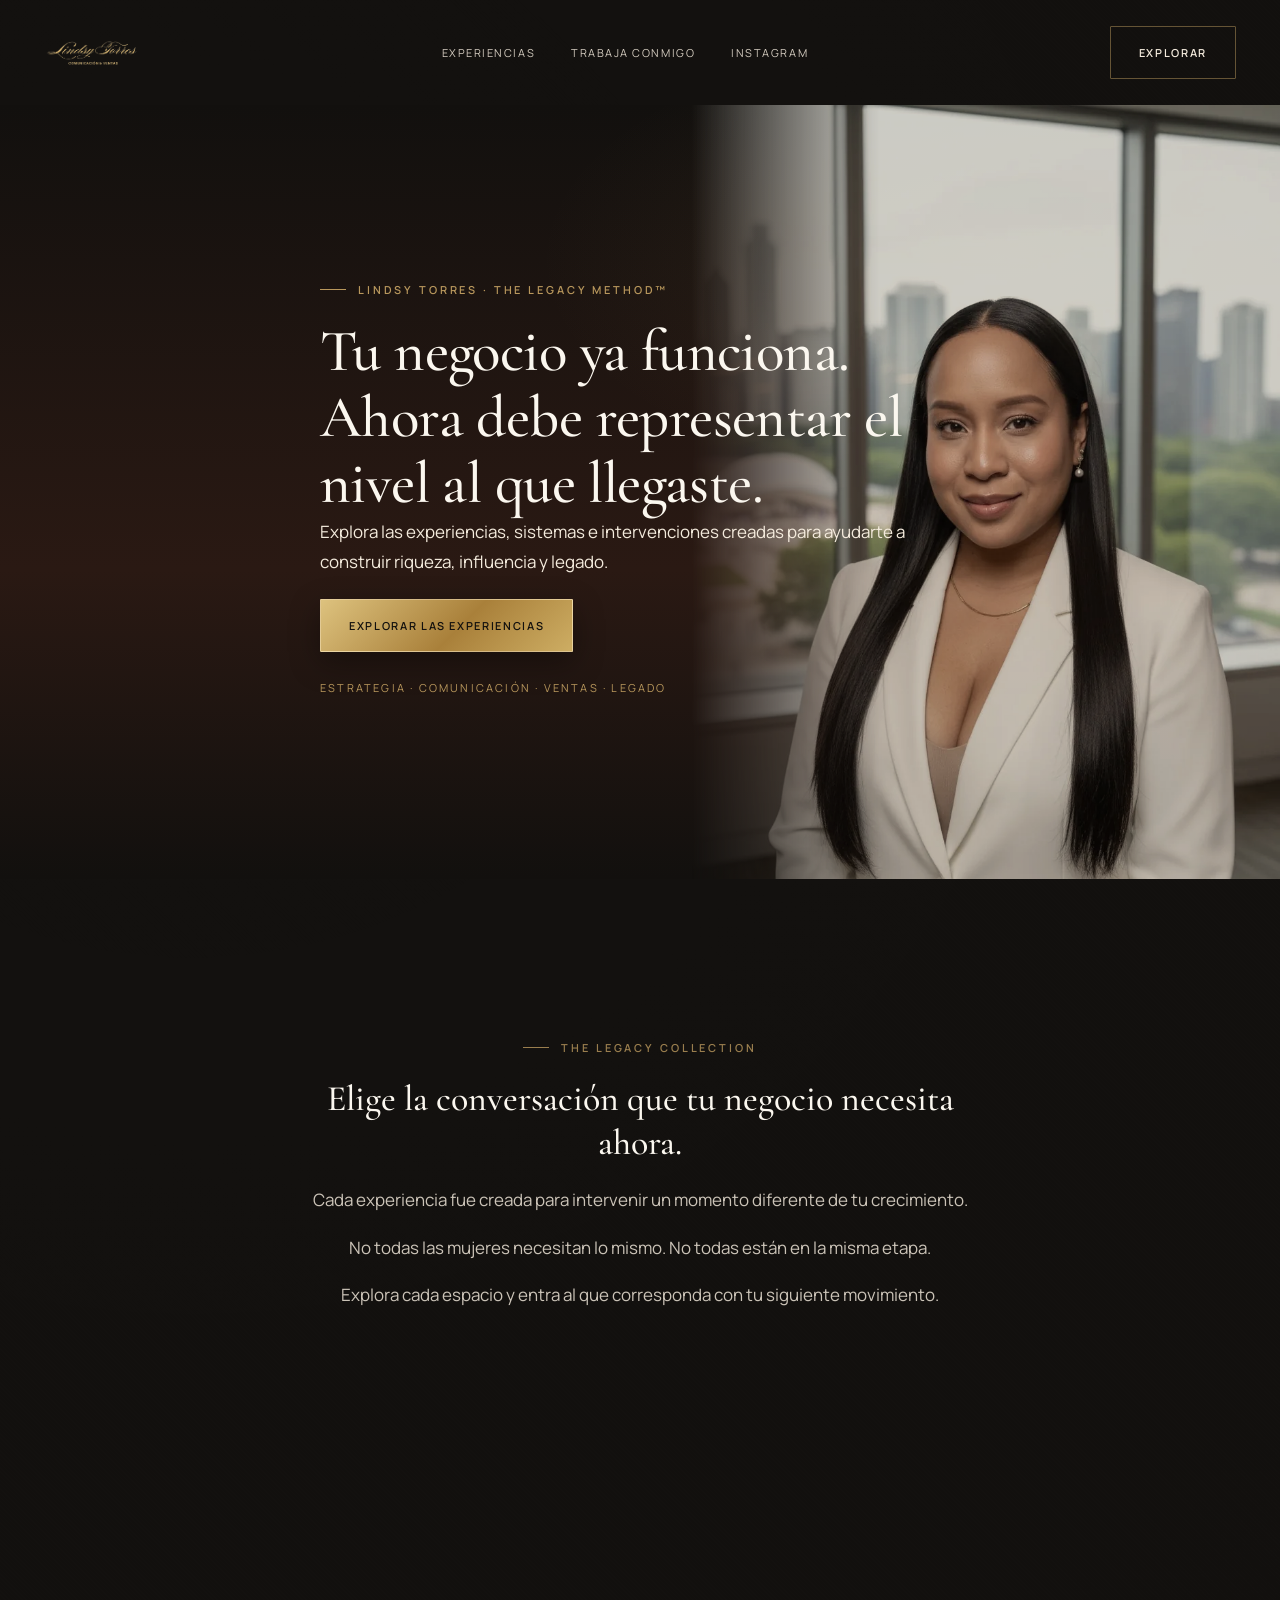
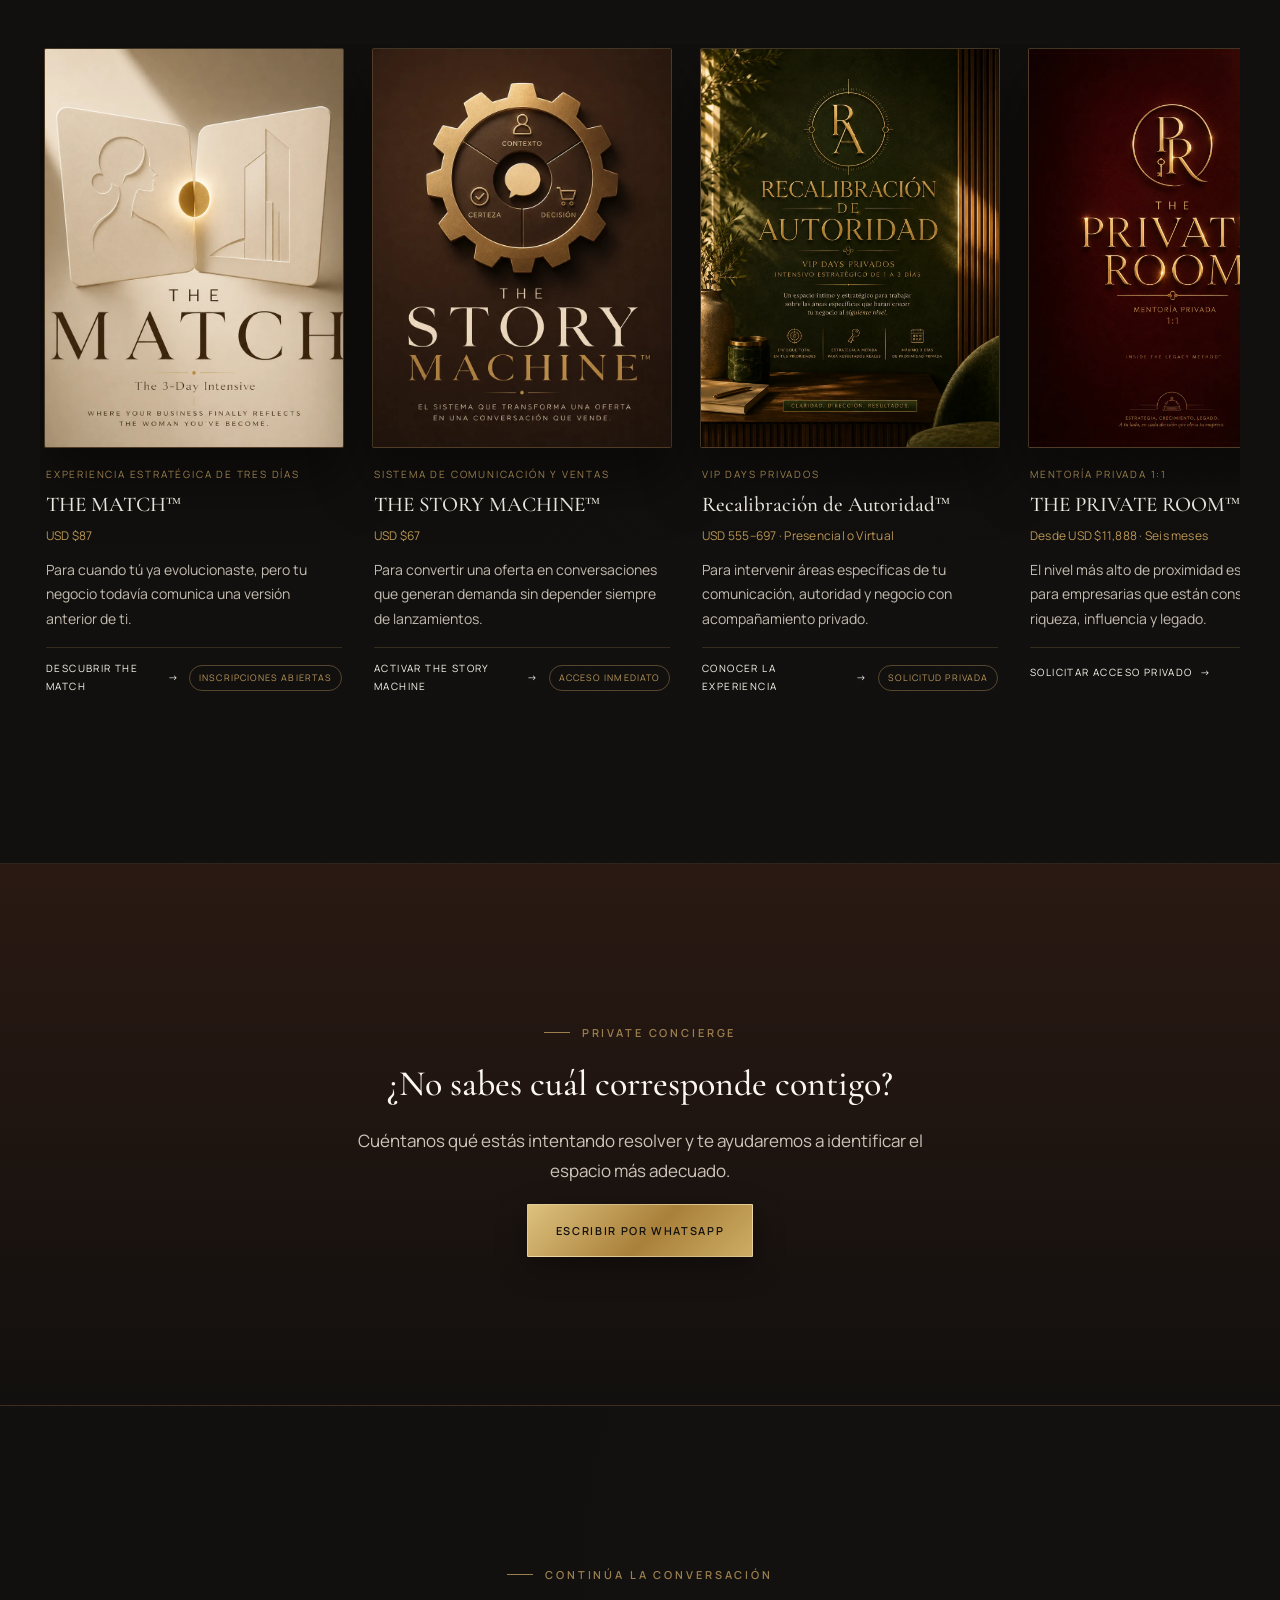
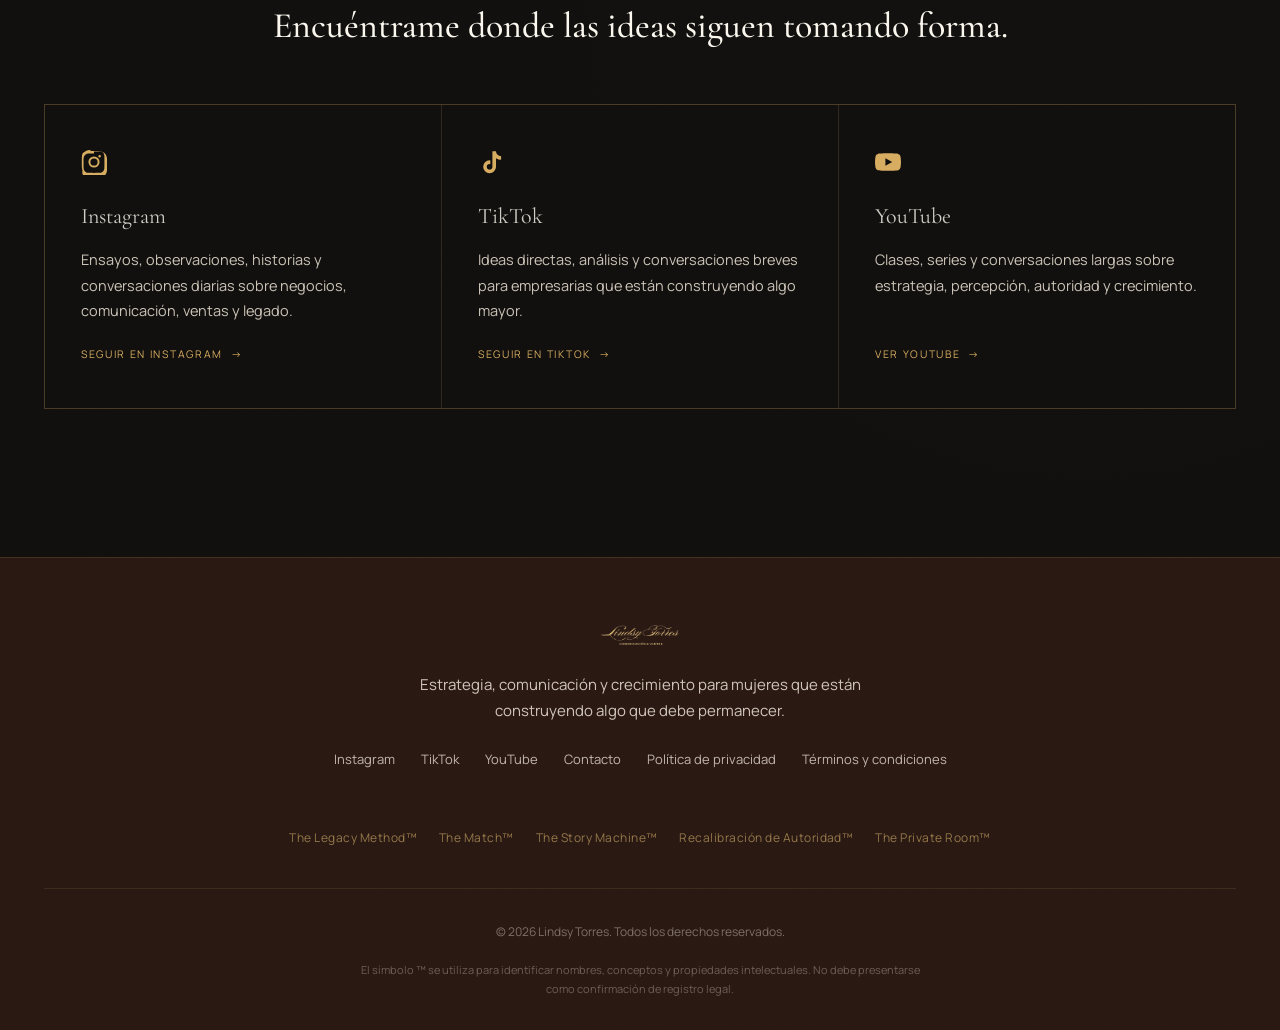
<file: index.html>
<!doctype html>
<html lang="es">
<head>
<meta charset="UTF-8" />
<meta name="viewport" content="width=device-width, initial-scale=1" />
<title>Lindsy Torres | The Legacy Method™</title>
<meta name="description" content="Experiencias estratégicas para empresarias que quieren construir negocios con mayor preferencia, influencia, ventas y permanencia." />
<meta name="robots" content="index, follow" />
<link rel="canonical" href="https://lindsytorres.com/" />
<link rel="icon" href="assets/icons/favicon.svg" type="image/svg+xml" />
<meta name="theme-color" content="#12100E" />

<meta property="og:type" content="website" />
<meta property="og:title" content="Lindsy Torres | The Legacy Method™" />
<meta property="og:description" content="Tu negocio debe representar el nivel al que llegaste." />
<meta property="og:image" content="assets/images/og-placeholder.svg" />
<meta property="og:url" content="https://lindsytorres.com/" />
<meta property="og:locale" content="es_ES" />
<meta name="twitter:card" content="summary_large_image" />

<link rel="preconnect" href="https://fonts.googleapis.com" />
<link rel="preconnect" href="https://fonts.gstatic.com" crossorigin />
<link href="https://fonts.googleapis.com/css2?family=Cormorant+Garamond:ital,wght@0,400;0,500;0,600;1,400&amp;family=Manrope:wght@300;400;500;600;700&amp;display=swap" rel="stylesheet" />
<link rel="stylesheet" href="assets/css/main.css" />

<script type="application/ld+json">
{
  "@context": "https://schema.org",
  "@type": "Person",
  "name": "Lindsy Torres",
  "url": "https://lindsytorres.com/",
  "sameAs": ["https://instagram.com/lindsytorres"]
}
</script>
</head>
<body class="grain">

<header class="site-header" data-site-header>
  <div class="container site-header__inner">
    <a href="./" class="brand-logo" aria-label="Lindsy Torres — inicio">
      <img src="assets/images/lindsy/lindsy-torres-logo-2026-gold.png" alt="Lindsy Torres" width="220" height="69" />
    </a>
    <nav class="site-nav">
      <a href="#coleccion">Experiencias</a>
      <a href="#concierge">Trabaja conmigo</a>
      <a href="#" data-social-link="instagram">Instagram</a>
    </nav>
    <a href="#coleccion" class="btn btn-outline header__cta">Explorar</a>
    <button class="hamburger" data-hamburger aria-expanded="false" aria-label="Abrir menú" aria-controls="mobile-menu">
      <span></span><span></span><span></span>
    </button>
  </div>
</header>

<div class="mobile-menu" data-mobile-menu id="mobile-menu">
  <a href="#coleccion">Experiencias</a>
  <a href="#concierge">Trabaja conmigo</a>
  <a href="#" data-social-link="instagram">Instagram</a>
</div>

<main>

<!-- HERO -->
<section class="hero">
  <div class="hero__architecture" aria-hidden="true"></div>
  <div class="hero__photo" aria-hidden="true">
    <img src="assets/images/lindsy/lindsy-founder-portrait.webp" alt="" width="864" height="1184" />
  </div>
  <div class="container">
    <div class="hero__content">
      <p class="eyebrow">Lindsy Torres · The Legacy Method™</p>
      <h1>Tu negocio ya funciona.<br />Ahora debe representar el nivel al que llegaste.</h1>
      <p>Explora las experiencias, sistemas e intervenciones creadas para ayudarte a construir riqueza, influencia y legado.</p>
      <div class="hero__actions">
        <a href="#coleccion" class="btn btn-primary" data-track="click_explore_experiences">Explorar las experiencias</a>
      </div>
      <p class="hero__meta">Estrategia · Comunicación · Ventas · Legado</p>
    </div>
  </div>
</section>

<!-- TRANSITION -->
<section class="collection-intro">
  <div class="container">
    <div class="read-width reveal" style="margin:0 auto;">
      <p class="eyebrow eyebrow--center">The Legacy Collection</p>
      <h2>Elige la conversación que tu negocio necesita ahora.</h2>
      <p style="margin-top:20px;">Cada experiencia fue creada para intervenir un momento diferente de tu crecimiento.</p>
      <p>No todas las mujeres necesitan lo mismo. No todas están en la misma etapa.</p>
      <p>Explora cada espacio y entra al que corresponda con tu siguiente movimiento.</p>
    </div>
  </div>
</section>

<!-- GALLERY -->
<section id="coleccion">
  <div class="container">
    <div class="gallery-scroller-wrap">
      <button class="gallery-arrow gallery-arrow--prev" data-gallery-prev aria-label="Ver anterior" type="button">‹</button>
      <button class="gallery-arrow gallery-arrow--next" data-gallery-next aria-label="Ver siguiente" type="button">›</button>

      <div class="gallery-scroller" data-gallery-scroller>

        <!-- THE MATCH -->
        <a href="thematch/" class="artwork artwork--match reveal" data-track="click_the_match">
          <div class="artwork__frame">
            <div class="artwork__image">
              <img src="assets/images/offers/the-match-cover.webp" alt="THE MATCH™ — portada oficial" loading="lazy" width="1100" height="1100" />
            </div>
          </div>
          <div class="artwork__body">
            <p class="artwork__category">Experiencia estratégica de tres días</p>
            <h3 class="artwork__name">THE MATCH™</h3>
            <p class="artwork__meta">USD $87</p>
            <p class="artwork__phrase">Para cuando tú ya evolucionaste, pero tu negocio todavía comunica una versión anterior de ti.</p>
            <div class="artwork__footer">
              <span class="artwork__cta">Descubrir The Match</span>
              <span class="artwork__status">Inscripciones abiertas</span>
            </div>
          </div>
        </a>

        <!-- THE STORY MACHINE -->
        <a href="thestorymachine/" class="artwork artwork--story-machine reveal" data-track="click_story_machine">
          <div class="artwork__frame">
            <div class="artwork__image">
              <img src="assets/images/offers/story-machine-cover.webp" alt="THE STORY MACHINE™ — portada oficial" loading="lazy" width="1100" height="1100" />
            </div>
          </div>
          <div class="artwork__body">
            <p class="artwork__category">Sistema de comunicación y ventas</p>
            <h3 class="artwork__name">THE STORY MACHINE™</h3>
            <p class="artwork__meta">USD $67</p>
            <p class="artwork__phrase">Para convertir una oferta en conversaciones que generan demanda sin depender siempre de lanzamientos.</p>
            <div class="artwork__footer">
              <span class="artwork__cta">Activar The Story Machine</span>
              <span class="artwork__status">Acceso inmediato</span>
            </div>
          </div>
        </a>

        <!-- RECALIBRACIÓN DE AUTORIDAD -->
        <a href="recalibracion/" class="artwork artwork--recalibracion reveal" data-track="click_authority_recalibration">
          <div class="artwork__frame">
            <div class="artwork__image">
              <img src="assets/images/offers/recalibracion-cover.webp" alt="RECALIBRACIÓN DE AUTORIDAD™ — portada oficial" loading="lazy" width="1100" height="1374" />
            </div>
          </div>
          <div class="artwork__body">
            <p class="artwork__category">VIP Days privados</p>
            <h3 class="artwork__name">Recalibración de Autoridad™</h3>
            <p class="artwork__meta">USD 555–697 · Presencial o Virtual</p>
            <p class="artwork__phrase">Para intervenir áreas específicas de tu comunicación, autoridad y negocio con acompañamiento privado.</p>
            <div class="artwork__footer">
              <span class="artwork__cta">Conocer la experiencia</span>
              <span class="artwork__status">Solicitud privada</span>
            </div>
          </div>
        </a>

        <!-- THE PRIVATE ROOM -->
        <a href="theprivateroom/" class="artwork artwork--private-room reveal" data-track="click_private_room">
          <div class="artwork__frame">
            <div class="artwork__image">
              <img src="assets/images/offers/the-private-room-cover.webp" alt="THE PRIVATE ROOM™ — portada oficial" loading="lazy" width="1100" height="1374" />
            </div>
          </div>
          <div class="artwork__body">
            <p class="artwork__category">Mentoría privada 1:1</p>
            <h3 class="artwork__name">THE PRIVATE ROOM™</h3>
            <p class="artwork__meta">Desde USD $11,888 · Seis meses</p>
            <p class="artwork__phrase">El nivel más alto de proximidad estratégica para empresarias que están construyendo riqueza, influencia y legado.</p>
            <div class="artwork__footer">
              <span class="artwork__cta">Solicitar acceso privado</span>
              <span class="artwork__status">Aplicación</span>
            </div>
          </div>
        </a>

      </div>
    </div>
  </div>
</section>

<!-- CONCIERGE -->
<section class="concierge" id="concierge">
  <div class="container">
    <div class="concierge__inner reveal">
      <p class="eyebrow eyebrow--center">Private Concierge</p>
      <h2>¿No sabes cuál corresponde contigo?</h2>
      <p style="margin-top:20px;">Cuéntanos qué estás intentando resolver y te ayudaremos a identificar el espacio más adecuado.</p>
      <div style="margin-top:8px;">
        <a href="#" class="btn btn-primary" data-concierge-link data-track="click_concierge_whatsapp">Escribir por WhatsApp</a>
      </div>
    </div>
  </div>
</section>

<!-- SOCIAL -->
<section id="social">
  <div class="container">
    <div class="reveal center">
      <p class="eyebrow eyebrow--center">Continúa La Conversación</p>
      <h2>Encuéntrame donde las ideas siguen tomando forma.</h2>
    </div>

    <div class="social-grid reveal">
      <a href="#" class="social-room" data-social-link="instagram" data-track="click_instagram">
        <span class="social-room__icon" aria-hidden="true">
          <svg viewBox="0 0 24 24"><path d="M12 2.2c3.2 0 3.6 0 4.9.07 1.3.06 2.2.27 2.98.57.8.32 1.48.74 2.15 1.41.67.67 1.09 1.35 1.41 2.15.3.78.51 1.68.57 2.98.06 1.3.07 1.7.07 4.9s0 3.6-.07 4.9c-.06 1.3-.27 2.2-.57 2.98a6 6 0 01-1.41 2.15 6 6 0 01-2.15 1.41c-.78.3-1.68.51-2.98.57-1.3.06-1.7.07-4.9.07s-3.6 0-4.9-.07c-1.3-.06-2.2-.27-2.98-.57a6 6 0 01-2.15-1.41A6 6 0 011.4 19.9c-.3-.78-.51-1.68-.57-2.98C.77 15.6.76 15.2.76 12s0-3.6.07-4.9c.06-1.3.27-2.2.57-2.98A6 6 0 012.8 2.97 6 6 0 014.97 1.56c.78-.3 1.68-.51 2.98-.57C9.25 1.93 9.65 1.92 12 1.92zm0 1.98c-3.15 0-3.52 0-4.77.07-1.15.05-1.77.24-2.18.4-.55.21-.94.47-1.35.88-.41.41-.67.8-.88 1.35-.16.41-.35 1.03-.4 2.18C2.35 8.03 2.35 8.4 2.35 12s0 3.97.07 5.22c.05 1.15.24 1.77.4 2.18.21.55.47.94.88 1.35.41.41.8.67 1.35.88.41.16 1.03.35 2.18.4 1.25.07 1.62.07 4.77.07s3.52 0 4.77-.07c1.15-.05 1.77-.24 2.18-.4.55-.21.94-.47 1.35-.88.41-.41.67-.8.88-1.35.16-.41.35-1.03.4-2.18.07-1.25.07-1.62.07-5.22s0-3.97-.07-5.22c-.05-1.15-.24-1.77-.4-2.18a3.6 3.6 0 00-.88-1.35 3.6 3.6 0 00-1.35-.88c-.41-.16-1.03-.35-2.18-.4-1.25-.07-1.62-.07-4.77-.07z"/><path d="M12 6.86a5.14 5.14 0 100 10.28 5.14 5.14 0 000-10.28zm0 8.48a3.34 3.34 0 110-6.68 3.34 3.34 0 010 6.68zM18.4 6.66a1.2 1.2 0 11-2.4 0 1.2 1.2 0 012.4 0z"/></svg>
        </span>
        <p class="social-room__name">Instagram</p>
        <p class="social-room__desc">Ensayos, observaciones, historias y conversaciones diarias sobre negocios, comunicación, ventas y legado.</p>
        <span class="social-room__cta" data-social-cta>Seguir en Instagram</span>
      </a>

      <a href="#" class="social-room" data-social-link="tiktok" data-track="click_tiktok">
        <span class="social-room__icon" aria-hidden="true">
          <svg viewBox="0 0 24 24"><path d="M16.6 1.99h-3.3v14.44a2.6 2.6 0 11-2.6-2.6c.24 0 .47.03.68.08V10.5a5.9 5.9 0 00-.68-.04 5.93 5.93 0 105.93 5.93V8.5a8.16 8.16 0 004.7 1.5V6.7a4.85 4.85 0 01-4.73-4.71z"/></svg>
        </span>
        <p class="social-room__name">TikTok</p>
        <p class="social-room__desc">Ideas directas, análisis y conversaciones breves para empresarias que están construyendo algo mayor.</p>
        <span class="social-room__cta" data-social-cta>Seguir en TikTok</span>
      </a>

      <a href="#" class="social-room" data-social-link="youtube" data-track="click_youtube">
        <span class="social-room__icon" aria-hidden="true">
          <svg viewBox="0 0 24 24"><path d="M23.5 6.6a3 3 0 00-2.1-2.1C19.5 4 12 4 12 4s-7.5 0-9.4.5A3 3 0 00.5 6.6 31 31 0 000 12a31 31 0 00.5 5.4 3 3 0 002.1 2.1C4.5 20 12 20 12 20s7.5 0 9.4-.5a3 3 0 002.1-2.1A31 31 0 0024 12a31 31 0 00-.5-5.4zM9.6 15.5V8.5l6.3 3.5-6.3 3.5z"/></svg>
        </span>
        <p class="social-room__name">YouTube</p>
        <p class="social-room__desc">Clases, series y conversaciones largas sobre estrategia, percepción, autoridad y crecimiento.</p>
        <span class="social-room__cta" data-social-cta>Ver YouTube</span>
      </a>
    </div>
  </div>
</section>

</main>

<footer class="site-footer">
  <div class="container">
    <div class="site-footer__top">
      <a href="./" class="site-footer__logo" aria-label="Lindsy Torres — inicio">
        <img src="assets/images/lindsy/lindsy-torres-logo-2026-gold.png" alt="Lindsy Torres" width="220" height="69" />
      </a>
      <p class="site-footer__tagline">Estrategia, comunicación y crecimiento para mujeres que están construyendo algo que debe permanecer.</p>
      <div class="site-footer__links">
        <a href="#" data-social-link="instagram">Instagram</a>
        <a href="#" data-social-link="tiktok">TikTok</a>
        <a href="#" data-social-link="youtube">YouTube</a>
        <a href="#" data-contact-email>Contacto</a>
        <a href="privacy/">Política de privacidad</a>
        <a href="terms/">Términos y condiciones</a>
      </div>
      <div class="site-footer__brands">
        <span>The Legacy Method™</span>
        <span>The Match™</span>
        <span>The Story Machine™</span>
        <span>Recalibración de Autoridad™</span>
        <span>The Private Room™</span>
      </div>
    </div>
    <p class="site-footer__bottom">&copy; <span data-year></span> Lindsy Torres. Todos los derechos reservados.</p>
    <p class="site-footer__legal-note">El símbolo ™ se utiliza para identificar nombres, conceptos y propiedades intelectuales. No debe presentarse como confirmación de registro legal.</p>
  </div>
</footer>

<script src="assets/js/config.js"></script>
<script src="assets/js/analytics.js"></script>
<script src="assets/js/main.js"></script>
</body>
</html>
</file>
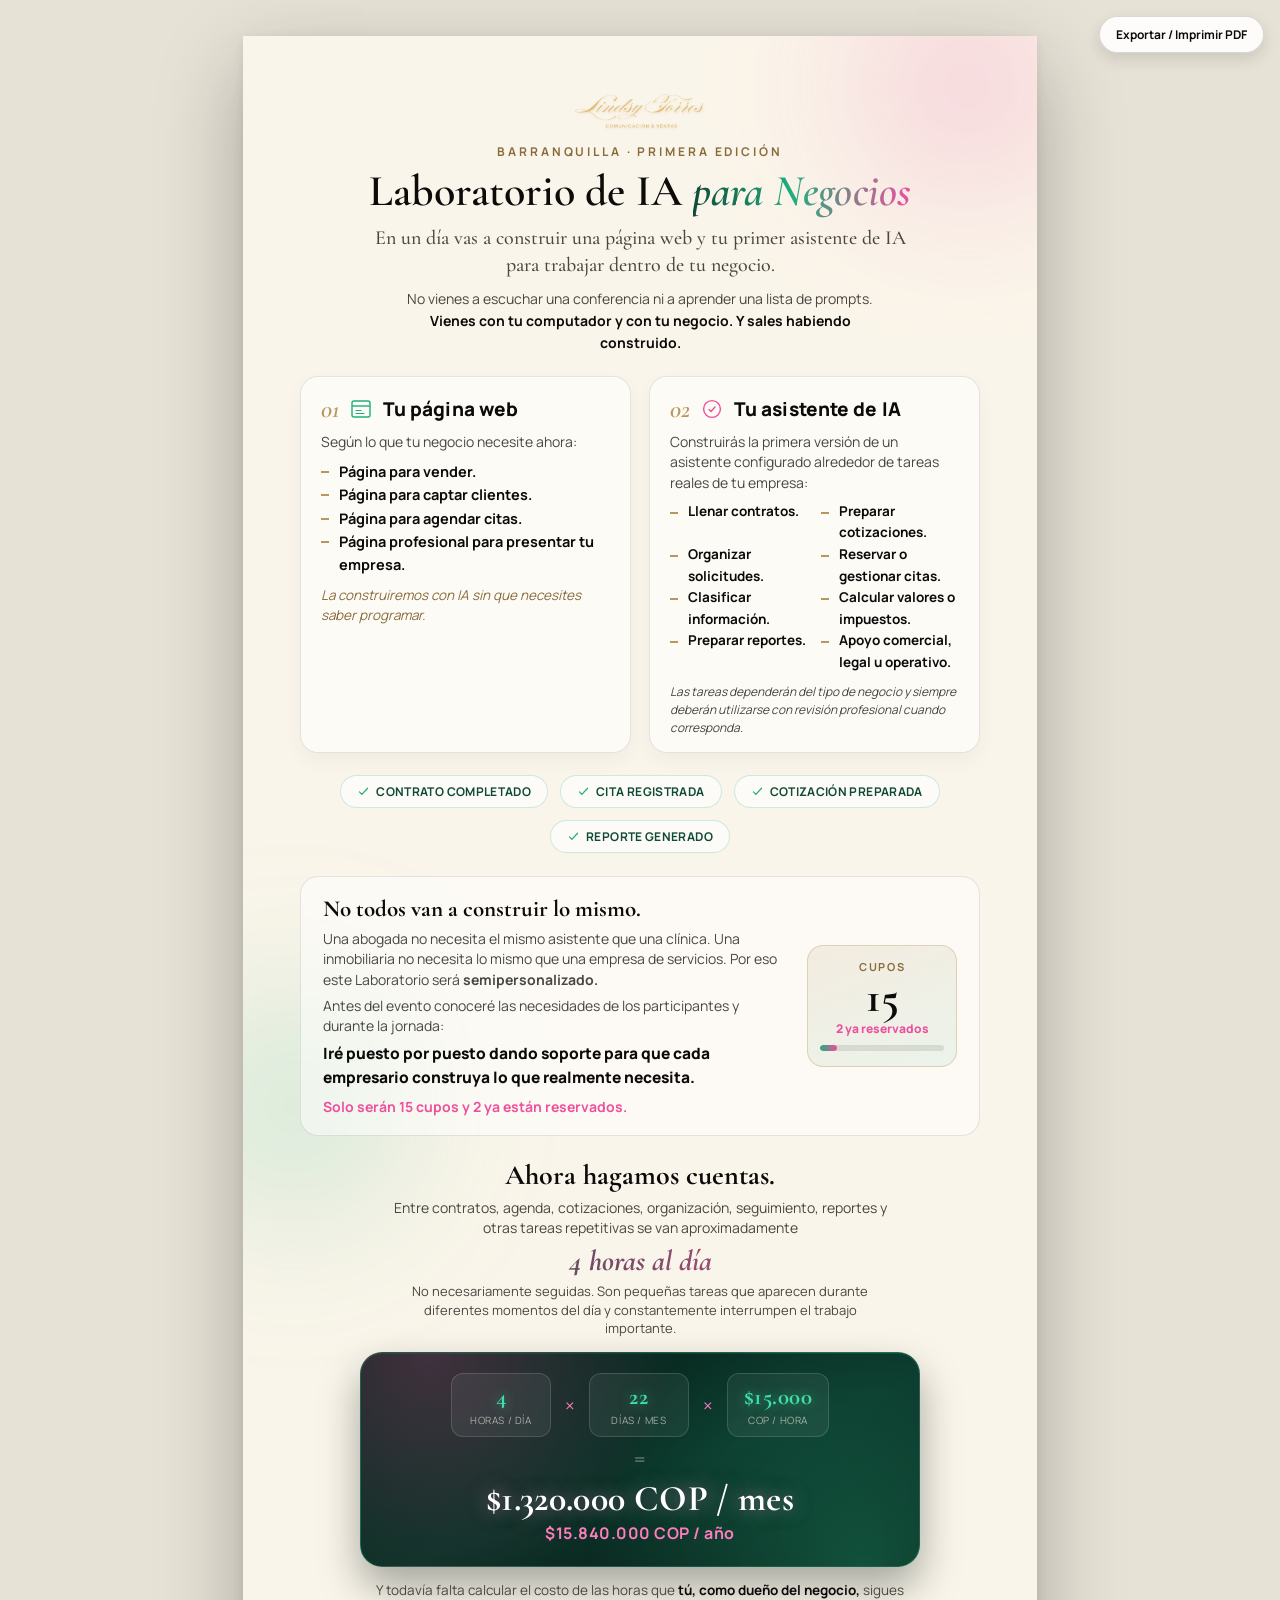
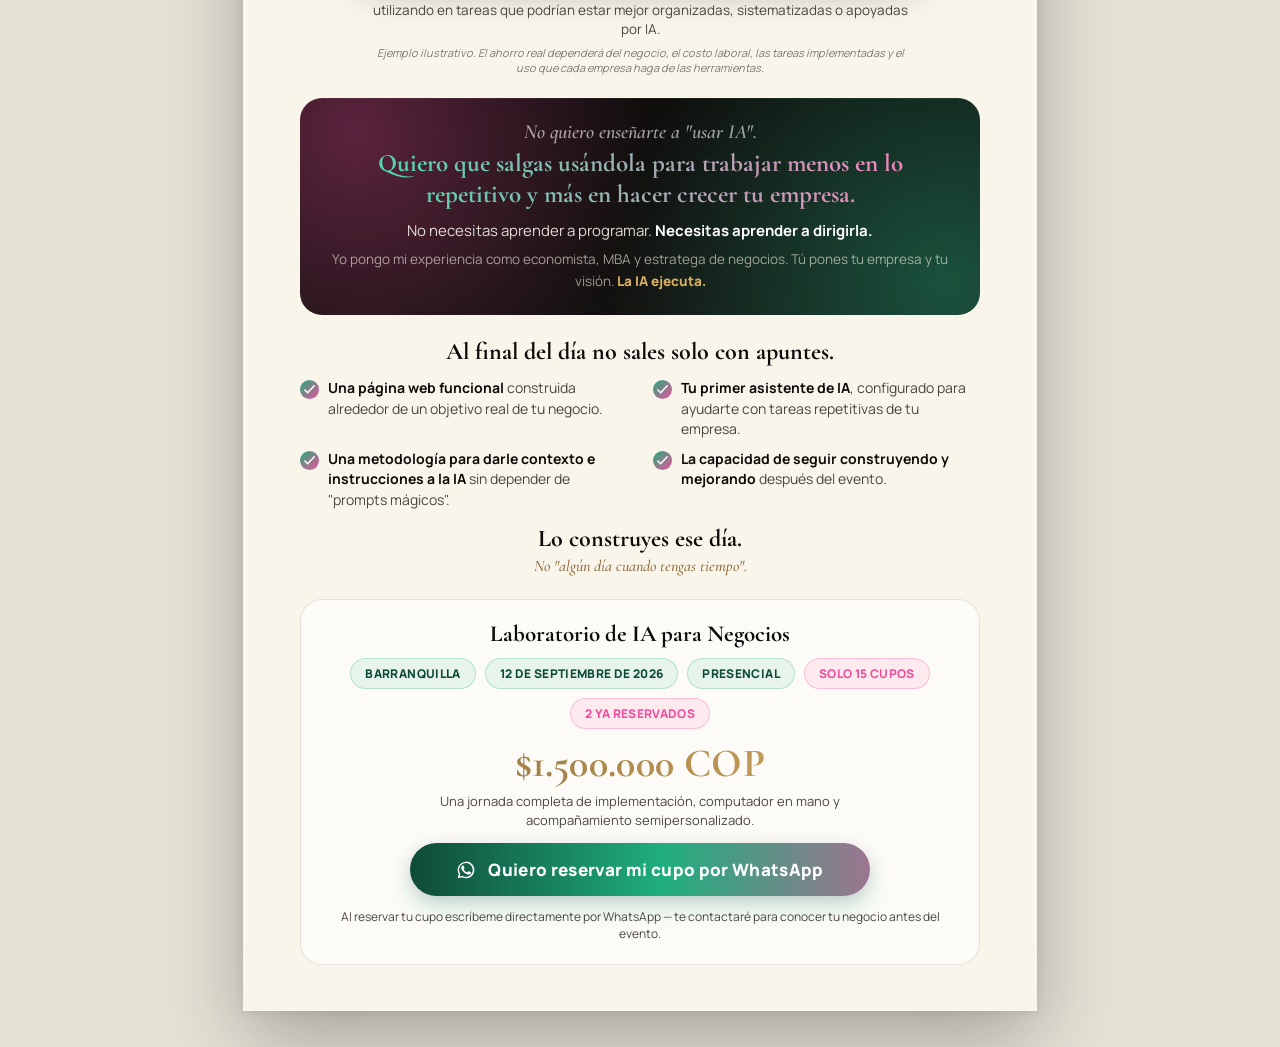
<file: laboratorio/index.html>
<!DOCTYPE html>
<html lang="es">
<head>
<meta charset="UTF-8" />
<meta name="viewport" content="width=device-width, initial-scale=1.0" />
<title>Laboratorio de IA para Negocios | Lindsy Torres</title>
<meta name="description" content="Barranquilla · Primera edición. En un día construyes una página web y tu primer asistente de IA para tu negocio. Solo 15 cupos, acompañamiento semipersonalizado." />
<meta name="robots" content="index, follow" />
<link rel="canonical" href="https://lindsytorres.com/laboratorio/" />
<meta name="theme-color" content="#faf5ea" />

<meta property="og:type" content="website" />
<meta property="og:url" content="https://lindsytorres.com/laboratorio/" />
<meta property="og:title" content="Laboratorio de IA para Negocios | Lindsy Torres" />
<meta property="og:description" content="En un día construyes una página web y tu primer asistente de IA para tu negocio. Barranquilla, primera edición — solo 15 cupos." />
<meta name="twitter:card" content="summary_large_image" />

<link rel="preconnect" href="https://fonts.googleapis.com">
<link rel="preconnect" href="https://fonts.gstatic.com" crossorigin>
<link href="https://fonts.googleapis.com/css2?family=Cormorant+Garamond:ital,wght@0,400;0,500;0,600;0,700;1,500&family=Manrope:wght@400;500;600;700;800&display=swap" rel="stylesheet">
<link rel="stylesheet" href="styles.css" />
</head>
<body>

<div class="toolbar no-print">
  <button type="button" id="printBtn">Exportar / Imprimir PDF</button>
</div>

<div class="scale-wrap" id="scaleWrap">
<div class="page" id="page">

  <!-- glow decorations -->
  <div class="glow glow--pink"></div>
  <div class="glow glow--green"></div>

  <!-- HEADER -->
  <header class="header">
    <img class="header__logo" src="assets/logo-dorado.png" alt="Lindsy Torres" />
    <p class="header__eyebrow">Barranquilla · Primera edición</p>
    <h1 class="header__title">Laboratorio de IA <span>para Negocios</span></h1>
    <h2 class="header__subhead">En un día vas a construir una página web y tu primer asistente de IA para trabajar dentro de tu negocio.</h2>
    <p class="header__intro">No vienes a escuchar una conferencia ni a aprender una lista de prompts.<br><strong>Vienes con tu computador y con tu negocio. Y sales habiendo construido.</strong></p>
  </header>

  <!-- BLOQUE 1: DOS ENTREGABLES -->
  <section class="deliverables">
    <div class="deliverable">
      <div class="deliverable__head">
        <span class="deliverable__num">01</span>
        <svg class="deliverable__icon" viewBox="0 0 24 24" fill="none"><rect x="3" y="4" width="18" height="16" rx="2" stroke="currentColor" stroke-width="1.4"/><path d="M3 9h18" stroke="currentColor" stroke-width="1.4"/><path d="M7 13.5h5M7 16.5h8" stroke="currentColor" stroke-width="1.2" stroke-linecap="round"/></svg>
        <h3>Tu página web</h3>
      </div>
      <p class="deliverable__lead">Según lo que tu negocio necesite ahora:</p>
      <ul class="deliverable__list">
        <li>Página para vender.</li>
        <li>Página para captar clientes.</li>
        <li>Página para agendar citas.</li>
        <li>Página profesional para presentar tu empresa.</li>
      </ul>
      <p class="deliverable__note">La construiremos con IA sin que necesites saber programar.</p>
    </div>

    <div class="deliverable">
      <div class="deliverable__head">
        <span class="deliverable__num">02</span>
        <svg class="deliverable__icon" viewBox="0 0 24 24" fill="none"><circle cx="12" cy="12" r="8.4" stroke="currentColor" stroke-width="1.4"/><path d="M9 12.5l2 2 4-4.5" stroke="currentColor" stroke-width="1.4" stroke-linecap="round" stroke-linejoin="round"/></svg>
        <h3>Tu asistente de IA</h3>
      </div>
      <p class="deliverable__lead">Construirás la primera versión de un asistente configurado alrededor de tareas reales de tu empresa:</p>
      <ul class="deliverable__list deliverable__list--grid">
        <li>Llenar contratos.</li>
        <li>Preparar cotizaciones.</li>
        <li>Organizar solicitudes.</li>
        <li>Reservar o gestionar citas.</li>
        <li>Clasificar información.</li>
        <li>Calcular valores o impuestos.</li>
        <li>Preparar reportes.</li>
        <li>Apoyo comercial, legal u operativo.</li>
      </ul>
      <p class="deliverable__note deliverable__note--legal">Las tareas dependerán del tipo de negocio y siempre deberán utilizarse con revisión profesional cuando corresponda.</p>
    </div>
  </section>

  <!-- interface chips -->
  <div class="chips">
    <span class="chip"><svg viewBox="0 0 16 16" fill="none"><path d="M3 8.5l3 3 7-7.5" stroke="currentColor" stroke-width="1.5" stroke-linecap="round" stroke-linejoin="round"/></svg>Contrato completado</span>
    <span class="chip"><svg viewBox="0 0 16 16" fill="none"><path d="M3 8.5l3 3 7-7.5" stroke="currentColor" stroke-width="1.5" stroke-linecap="round" stroke-linejoin="round"/></svg>Cita registrada</span>
    <span class="chip"><svg viewBox="0 0 16 16" fill="none"><path d="M3 8.5l3 3 7-7.5" stroke="currentColor" stroke-width="1.5" stroke-linecap="round" stroke-linejoin="round"/></svg>Cotización preparada</span>
    <span class="chip"><svg viewBox="0 0 16 16" fill="none"><path d="M3 8.5l3 3 7-7.5" stroke="currentColor" stroke-width="1.5" stroke-linecap="round" stroke-linejoin="round"/></svg>Reporte generado</span>
  </div>

  <!-- BLOQUE 2: SEMIPERSONALIZADO -->
  <section class="semi">
    <div class="semi__text">
      <h3 class="semi__headline">No todos van a construir lo mismo.</h3>
      <p>Una abogada no necesita el mismo asistente que una clínica. Una inmobiliaria no necesita lo mismo que una empresa de servicios. Por eso este Laboratorio será <strong>semipersonalizado.</strong></p>
      <p>Antes del evento conoceré las necesidades de los participantes y durante la jornada:</p>
      <p class="semi__strong">Iré puesto por puesto dando soporte para que cada empresario construya lo que realmente necesita.</p>
      <p class="semi__slots-line">Solo serán 15 cupos y 2 ya están reservados.</p>
    </div>
    <div class="semi__slots">
      <span class="semi__slots-label">Cupos</span>
      <span class="semi__slots-num">15</span>
      <span class="semi__slots-reserved">2 ya reservados</span>
      <div class="semi__slots-bar"><div class="semi__slots-fill"></div></div>
    </div>
  </section>

  <!-- BLOQUE 3: CALCULADORA -->
  <section class="calc">
    <h3 class="calc__title">Ahora hagamos cuentas.</h3>
    <p class="calc__lead">Entre contratos, agenda, cotizaciones, organización, seguimiento, reportes y otras tareas repetitivas se van aproximadamente</p>
    <p class="calc__hours">4 horas al día</p>
    <p class="calc__note">No necesariamente seguidas. Son pequeñas tareas que aparecen durante diferentes momentos del día y constantemente interrumpen el trabajo importante.</p>

    <div class="calculator">
      <div class="calculator__row">
        <div class="calculator__op"><span class="calculator__val">4</span><span class="calculator__unit">horas / día</span></div>
        <span class="calculator__symbol">×</span>
        <div class="calculator__op"><span class="calculator__val">22</span><span class="calculator__unit">días / mes</span></div>
        <span class="calculator__symbol">×</span>
        <div class="calculator__op"><span class="calculator__val">$15.000</span><span class="calculator__unit">COP / hora</span></div>
      </div>
      <div class="calculator__equals">=</div>
      <div class="calculator__result">
        <span class="calculator__month">$1.320.000 COP / mes</span>
        <span class="calculator__year">$15.840.000 COP / año</span>
      </div>
    </div>

    <p class="calc__extra">Y todavía falta calcular el costo de las horas que <strong>tú, como dueño del negocio,</strong> sigues utilizando en tareas que podrían estar mejor organizadas, sistematizadas o apoyadas por IA.</p>
    <p class="calc__legal">Ejemplo ilustrativo. El ahorro real dependerá del negocio, el costo laboral, las tareas implementadas y el uso que cada empresa haga de las herramientas.</p>
  </section>

  <!-- BLOQUE 4: PROMESA CENTRAL -->
  <section class="promise">
    <p class="promise__no">No quiero enseñarte a "usar IA".</p>
    <p class="promise__yes">Quiero que salgas usándola para trabajar menos en lo repetitivo y más en hacer crecer tu empresa.</p>
    <p class="promise__mid">No necesitas aprender a programar. <strong>Necesitas aprender a dirigirla.</strong></p>
    <p class="promise__small">Yo pongo mi experiencia como economista, MBA y estratega de negocios. Tú pones tu empresa y tu visión. <span>La IA ejecuta.</span></p>
  </section>

  <!-- BLOQUE 5: CON QUÉ SALES -->
  <section class="outcomes">
    <h3 class="outcomes__headline">Al final del día no sales solo con apuntes.</h3>
    <ul class="outcomes__list">
      <li><svg viewBox="0 0 16 16" fill="none"><path d="M3 8.5l3 3 7-7.5" stroke="currentColor" stroke-width="1.6" stroke-linecap="round" stroke-linejoin="round"/></svg><span><strong>Una página web funcional</strong> construida alrededor de un objetivo real de tu negocio.</span></li>
      <li><svg viewBox="0 0 16 16" fill="none"><path d="M3 8.5l3 3 7-7.5" stroke="currentColor" stroke-width="1.6" stroke-linecap="round" stroke-linejoin="round"/></svg><span><strong>Tu primer asistente de IA</strong>, configurado para ayudarte con tareas repetitivas de tu empresa.</span></li>
      <li><svg viewBox="0 0 16 16" fill="none"><path d="M3 8.5l3 3 7-7.5" stroke="currentColor" stroke-width="1.6" stroke-linecap="round" stroke-linejoin="round"/></svg><span><strong>Una metodología para darle contexto e instrucciones a la IA</strong> sin depender de "prompts mágicos".</span></li>
      <li><svg viewBox="0 0 16 16" fill="none"><path d="M3 8.5l3 3 7-7.5" stroke="currentColor" stroke-width="1.6" stroke-linecap="round" stroke-linejoin="round"/></svg><span><strong>La capacidad de seguir construyendo y mejorando</strong> después del evento.</span></li>
    </ul>
    <p class="outcomes__final">Lo construyes ese día. <span>No "algún día cuando tengas tiempo".</span></p>
  </section>

  <!-- BLOQUE FINAL: CTA -->
  <section class="cta">
    <div class="cta__info">
      <h3 class="cta__title">Laboratorio de IA para Negocios</h3>
      <div class="cta__facts">
        <span>Barranquilla</span>
        <span>12 de septiembre de 2026</span>
        <span>Presencial</span>
        <span>Solo 15 cupos</span>
        <span>2 ya reservados</span>
      </div>
    </div>
    <div class="cta__price">
      <span class="cta__price-num">$1.500.000 COP</span>
      <p class="cta__price-text">Una jornada completa de implementación, computador en mano y acompañamiento semipersonalizado.</p>
    </div>
    <a class="cta__button" id="whatsappBtn" href="https://wa.link/bjarkn" target="_blank" rel="noopener">
      <svg viewBox="0 0 24 24" fill="currentColor"><path d="M17.47 14.38c-.29-.15-1.74-.86-2.01-.96-.27-.1-.47-.15-.66.15-.2.29-.76.95-.93 1.15-.17.2-.34.22-.63.07-.29-.15-1.22-.45-2.32-1.43-.86-.76-1.44-1.71-1.61-2-.17-.29-.02-.45.13-.6.13-.13.29-.34.44-.51.15-.17.2-.29.29-.49.1-.2.05-.37-.02-.51-.07-.15-.66-1.59-.9-2.18-.24-.57-.48-.5-.66-.5-.17-.01-.37-.01-.56-.01-.2 0-.51.07-.78.37-.27.29-1.02 1-1.02 2.44s1.05 2.83 1.19 3.03c.15.2 2.06 3.15 5 4.42.7.3 1.24.48 1.67.61.7.22 1.34.19 1.84.12.56-.08 1.74-.71 1.98-1.4.25-.68.25-1.27.17-1.4-.07-.12-.27-.2-.56-.34z"/><path d="M12.03 2.02c-5.5 0-9.96 4.46-9.96 9.96 0 1.76.46 3.42 1.27 4.86L2 22l5.31-1.39a9.9 9.9 0 004.72 1.2h.01c5.5 0 9.96-4.46 9.96-9.96 0-2.66-1.03-5.16-2.92-7.04a9.9 9.9 0 00-7.05-2.92zm0 18.2h-.01c-1.5 0-2.97-.4-4.25-1.16l-.3-.18-3.15.83.84-3.07-.2-.32a8.18 8.18 0 01-1.26-4.38c0-4.53 3.68-8.21 8.2-8.21 2.19 0 4.25.85 5.8 2.4a8.14 8.14 0 012.4 5.8c0 4.53-3.68 8.29-8.07 8.29z"/></svg>
      Quiero reservar mi cupo por WhatsApp
    </a>
    <p class="cta__whatsapp-note">Al reservar tu cupo escríbeme directamente por WhatsApp — te contactaré para conocer tu negocio antes del evento.</p>
  </section>

</div>
</div>

<script src="script.js"></script>
</body>
</html>
</file>
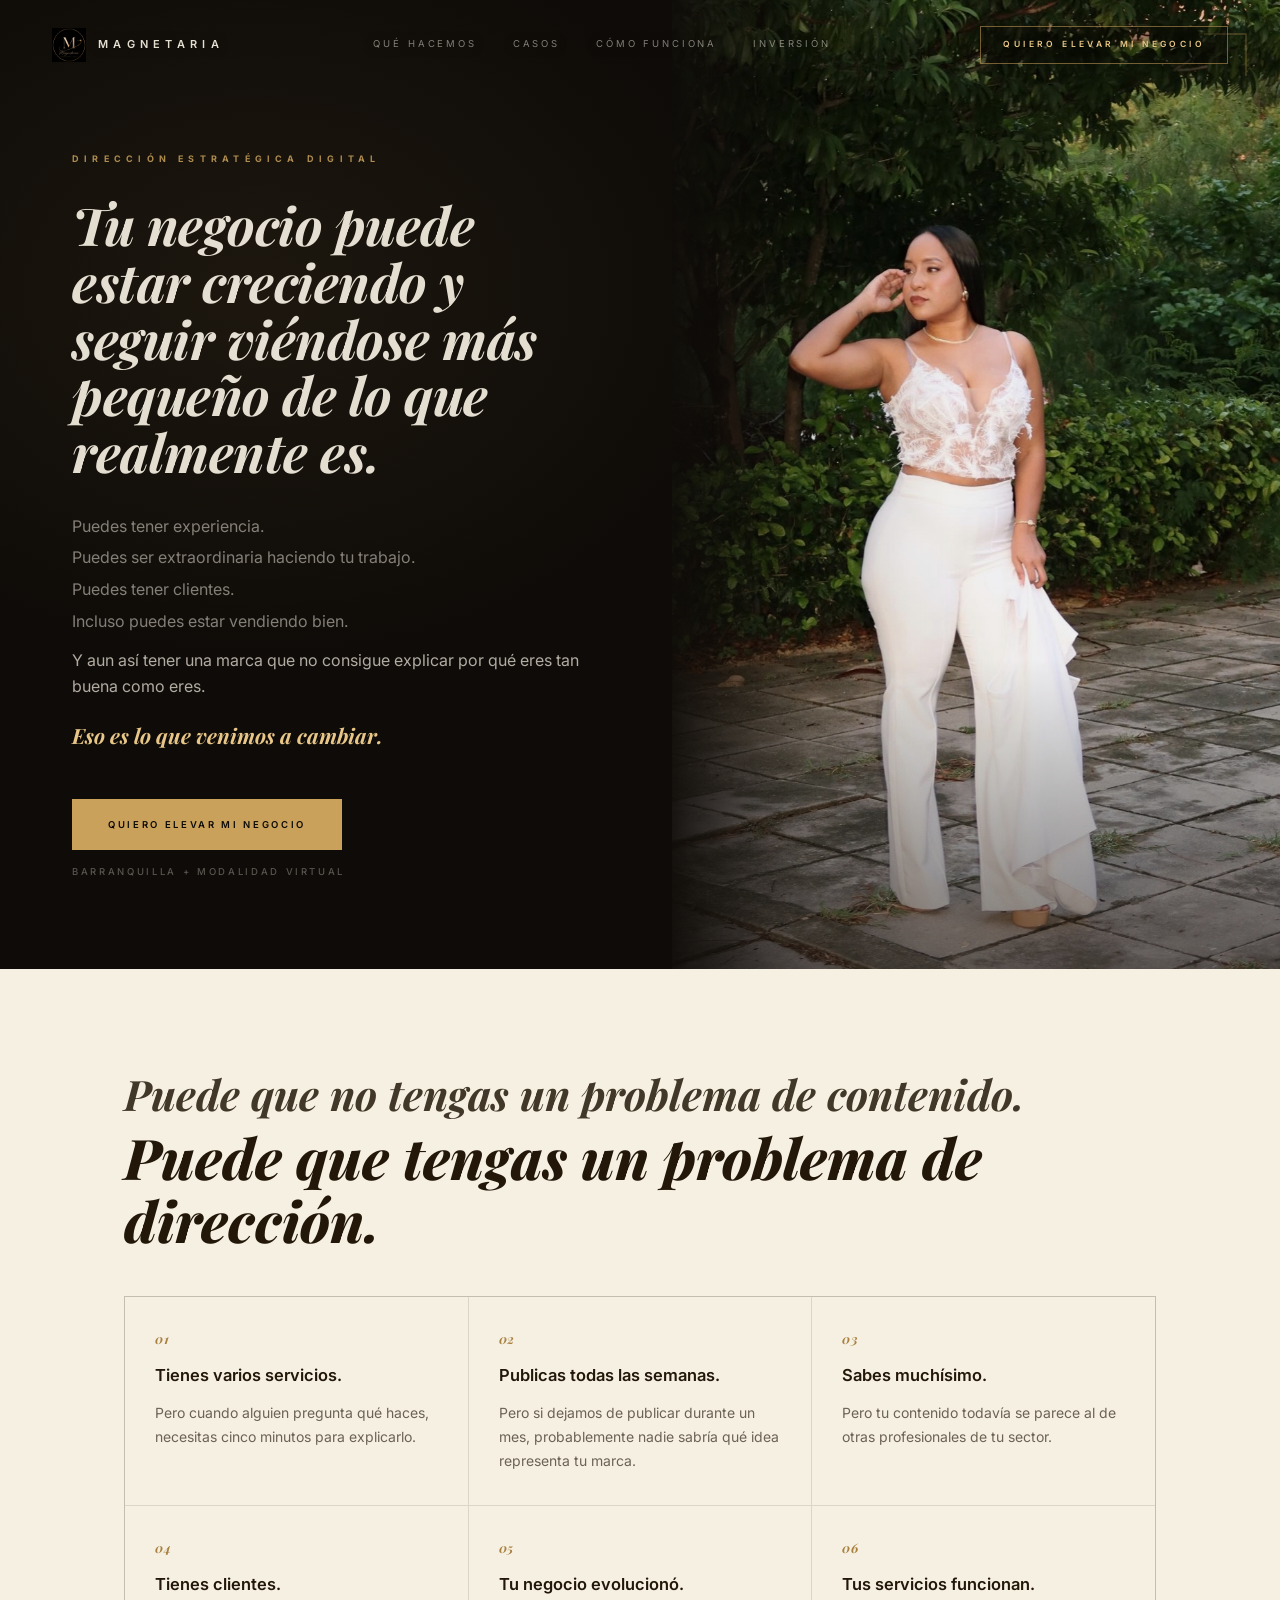
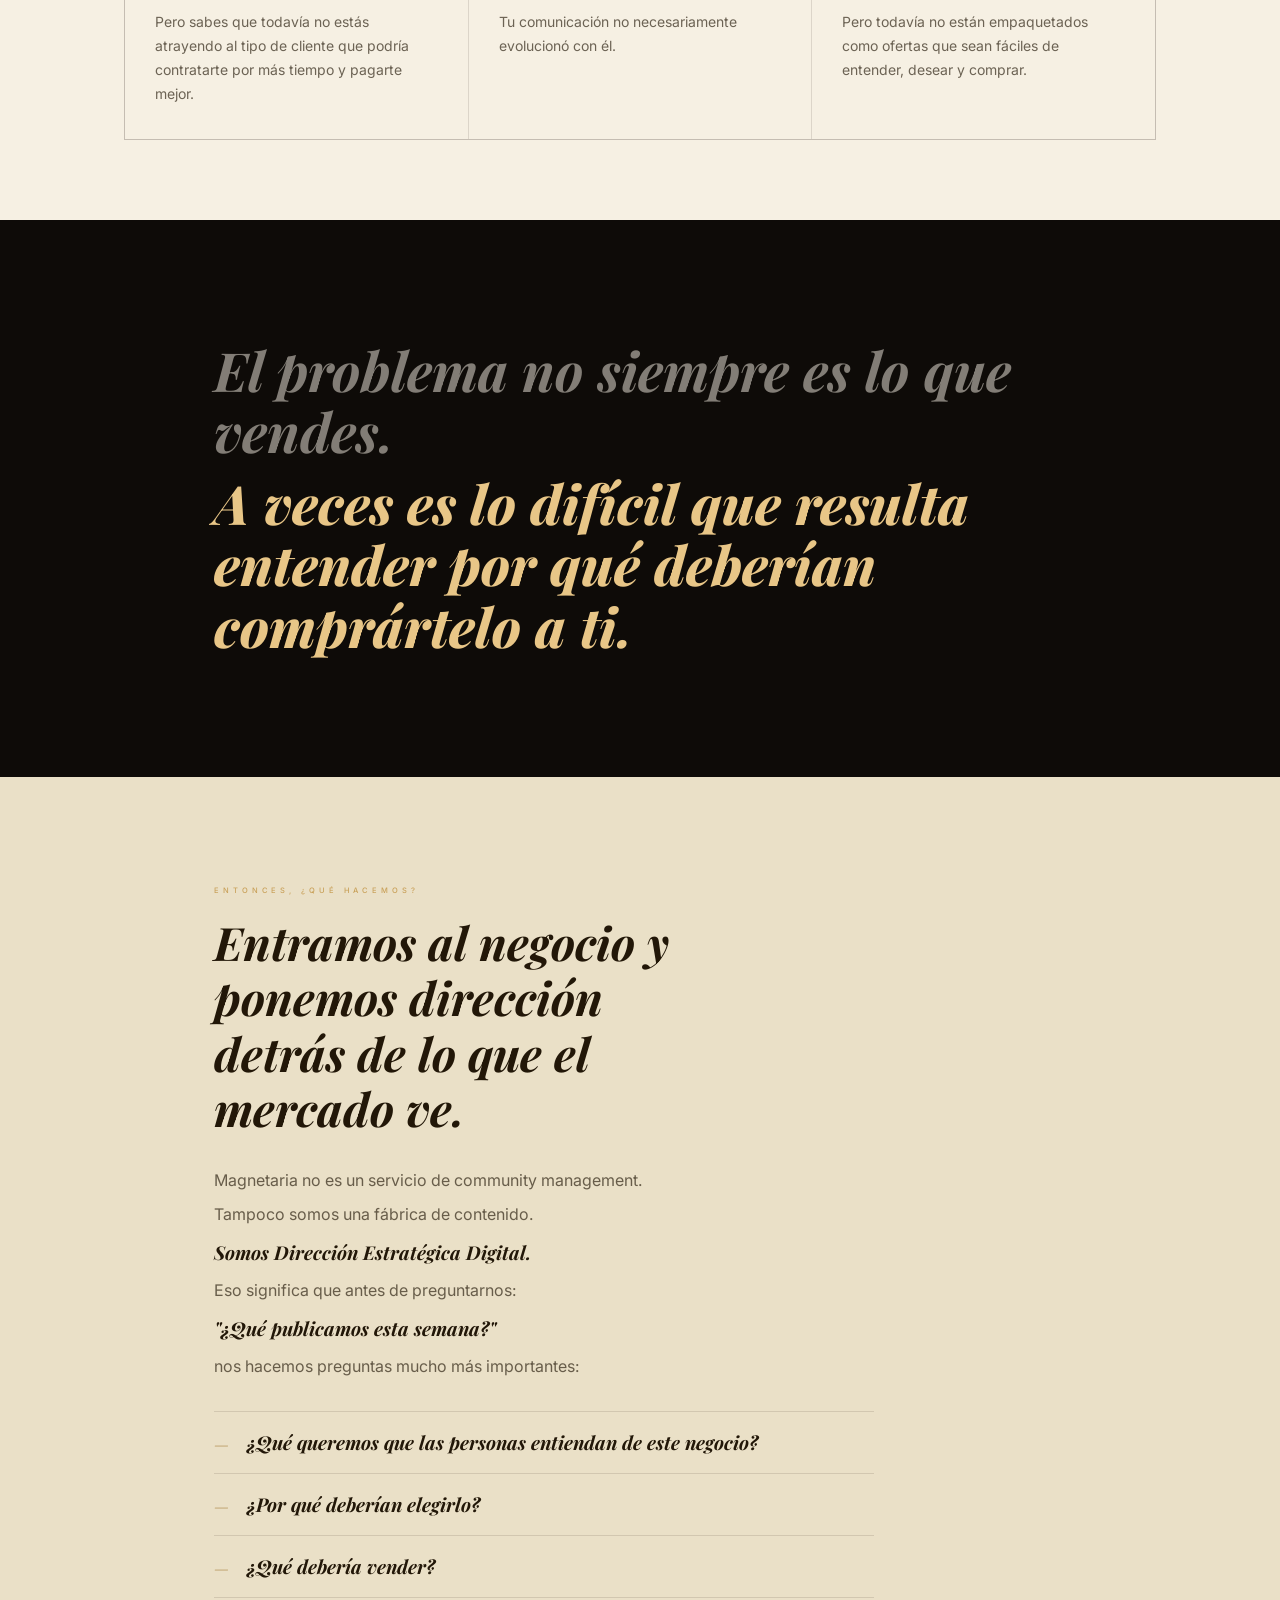
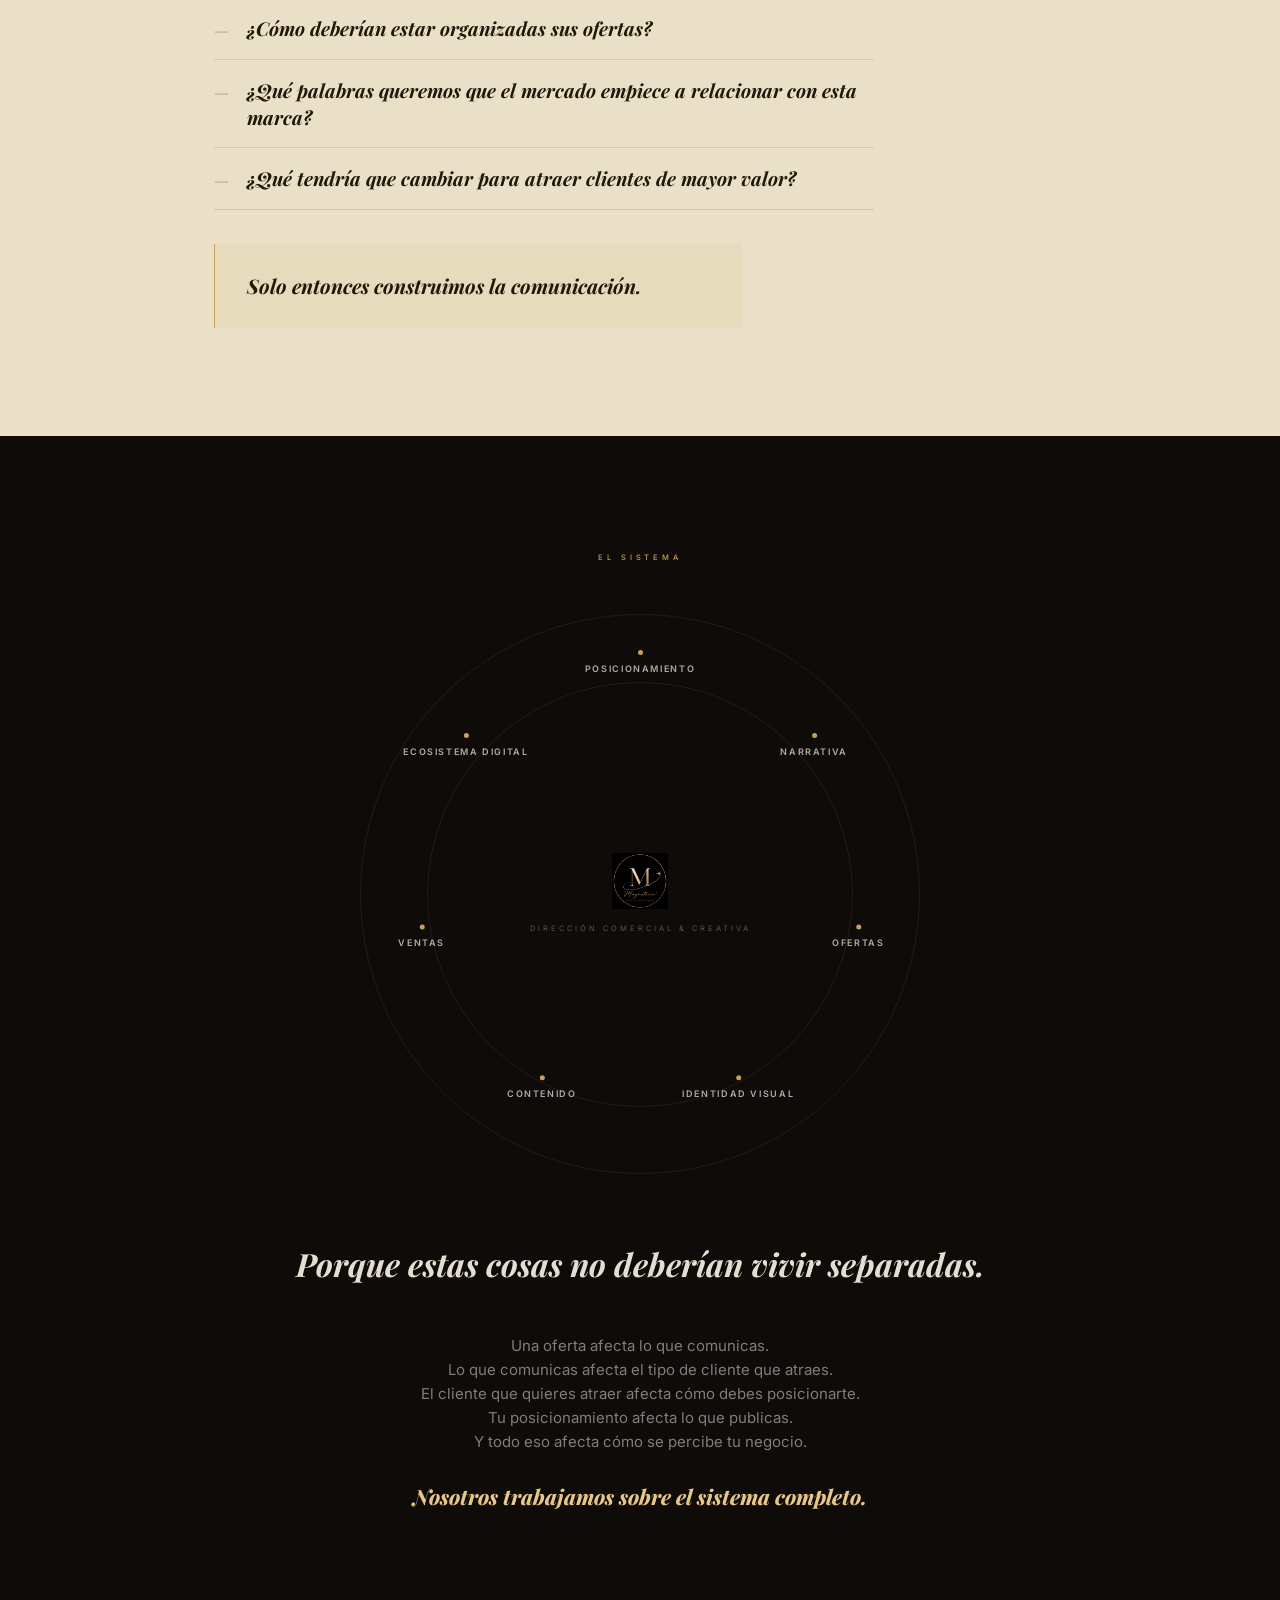
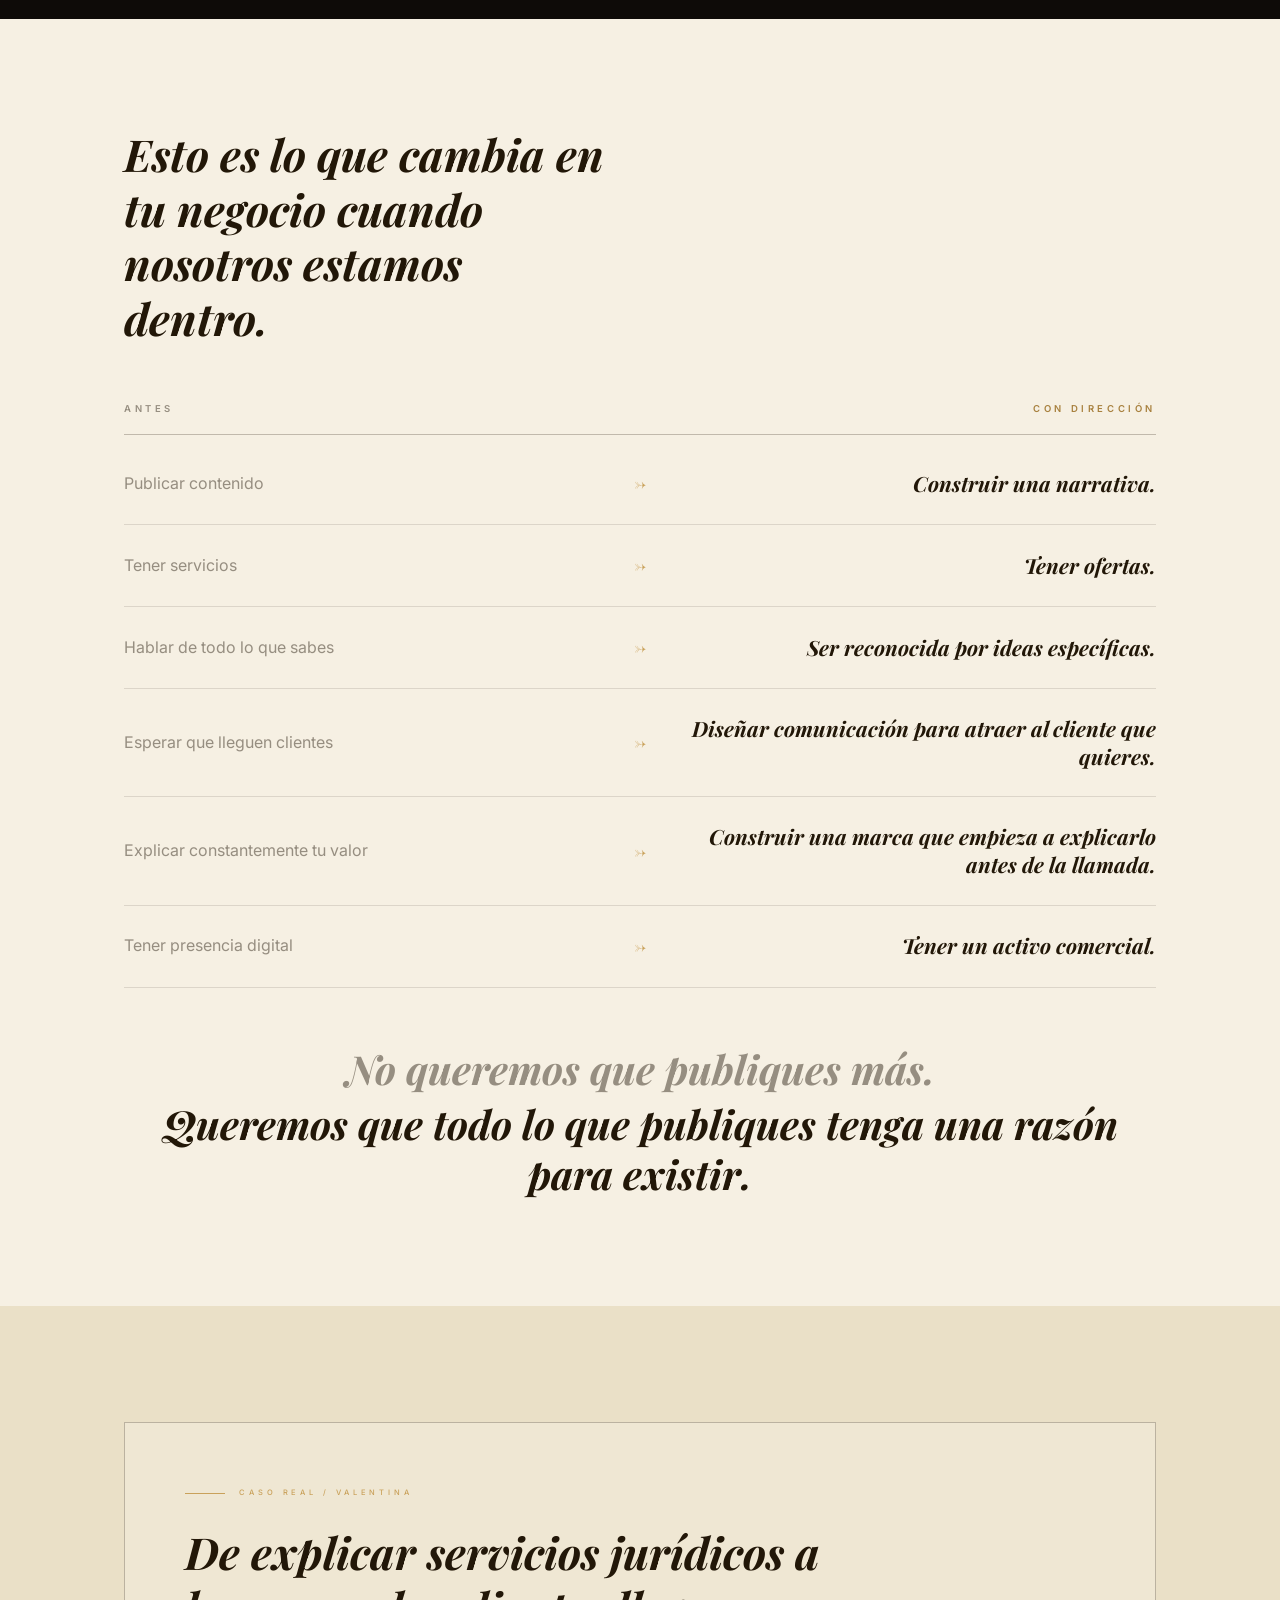
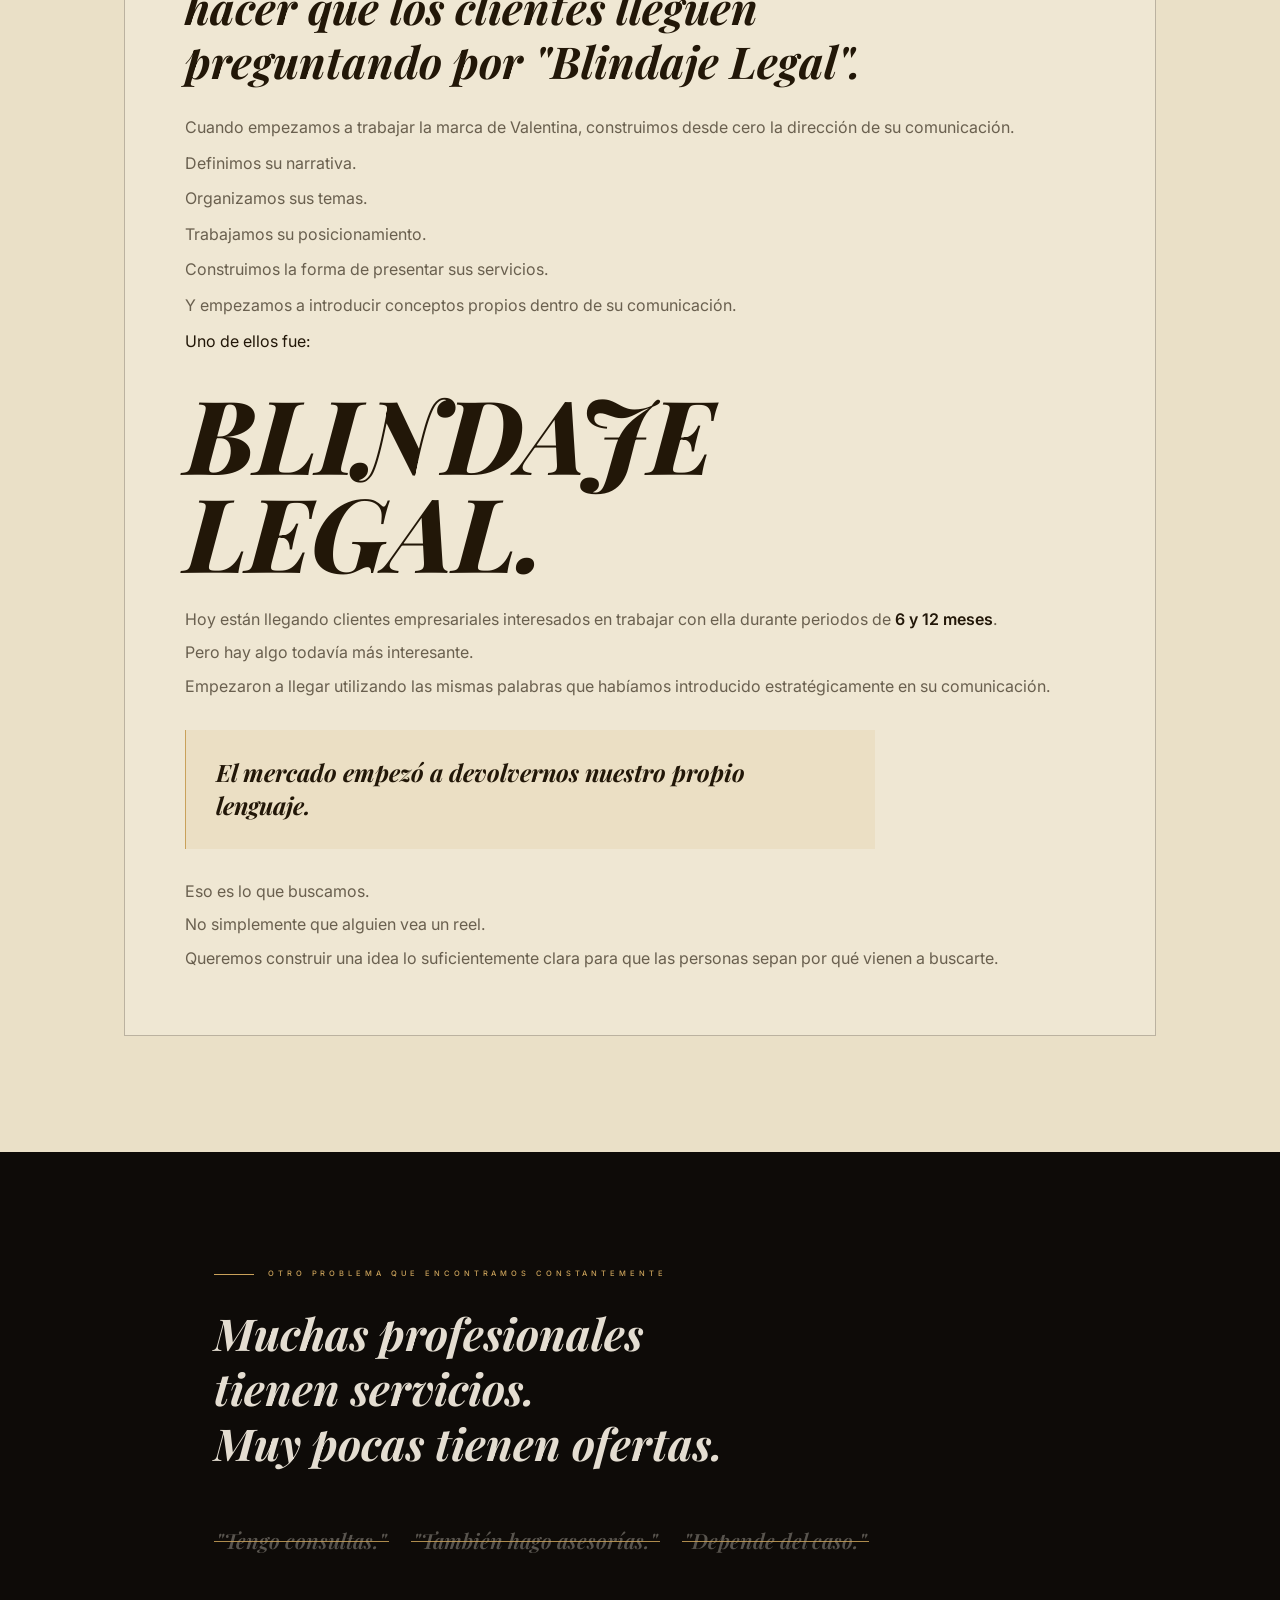
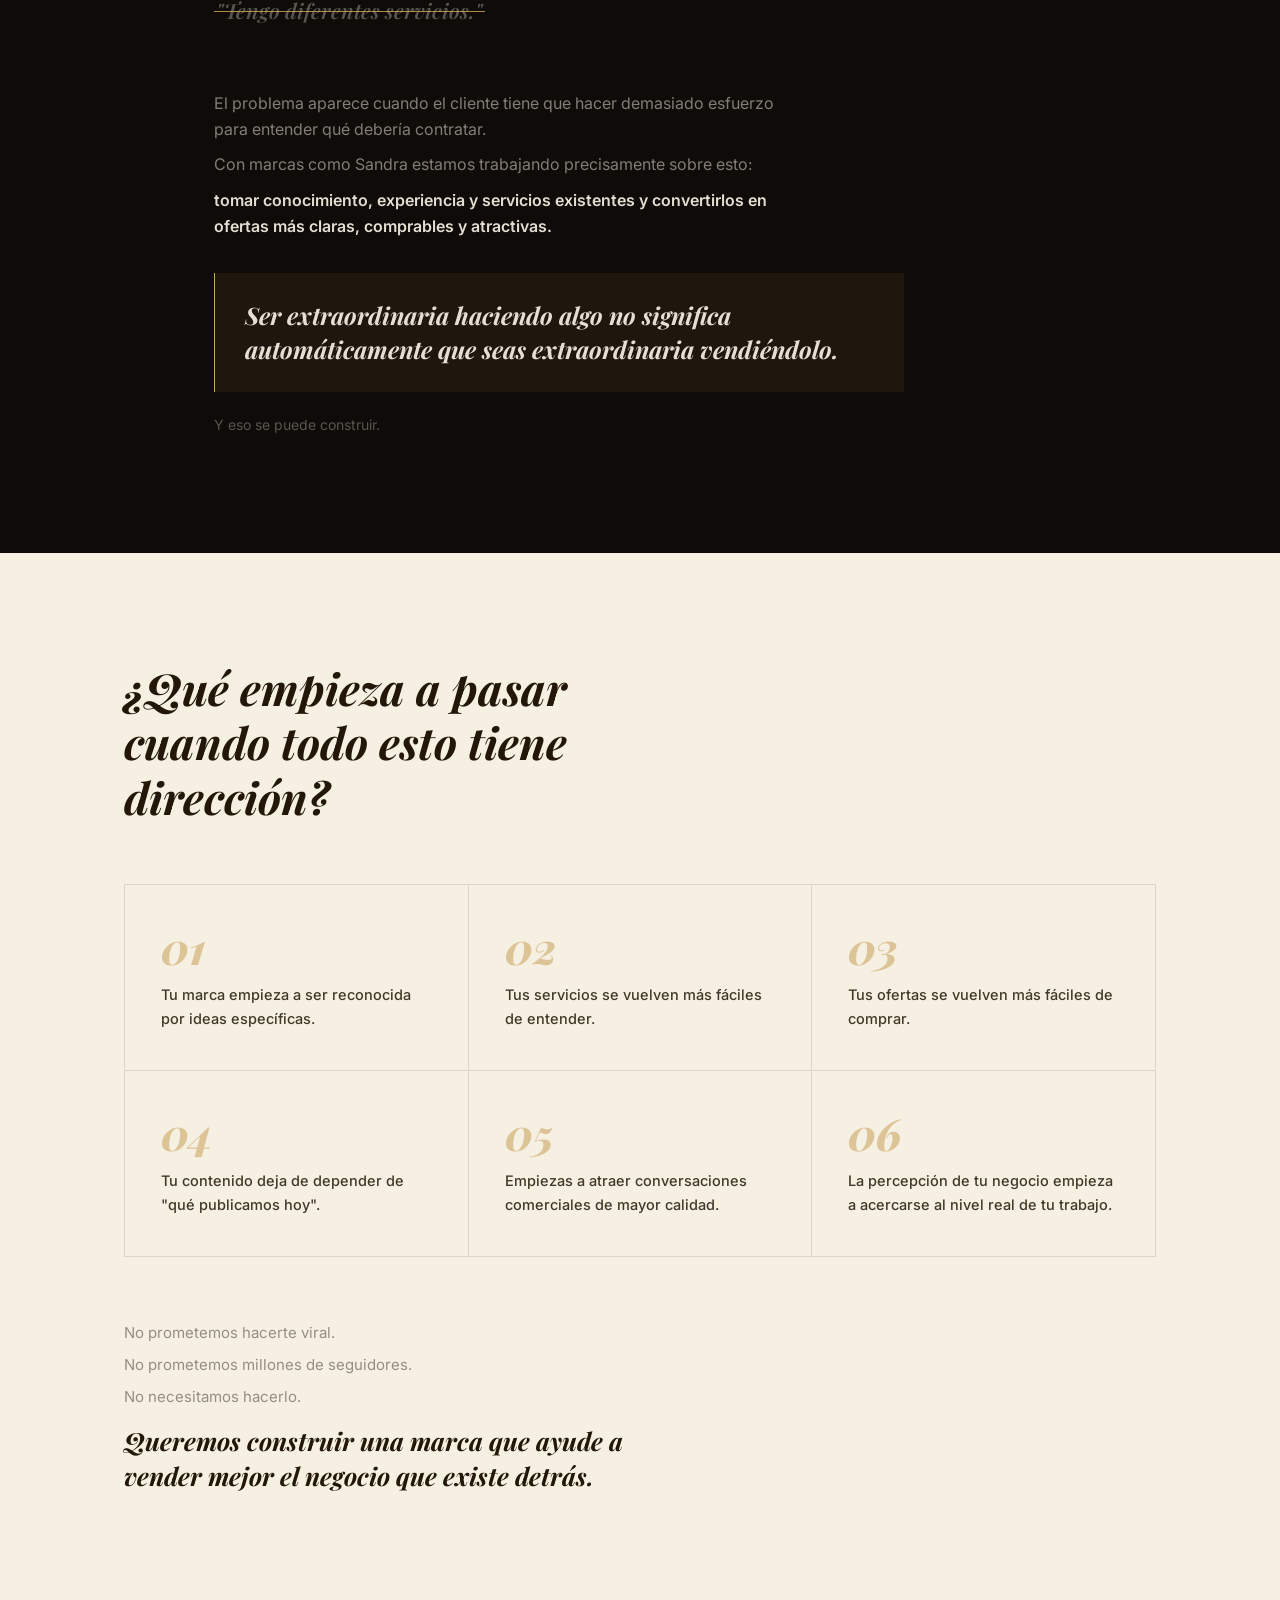
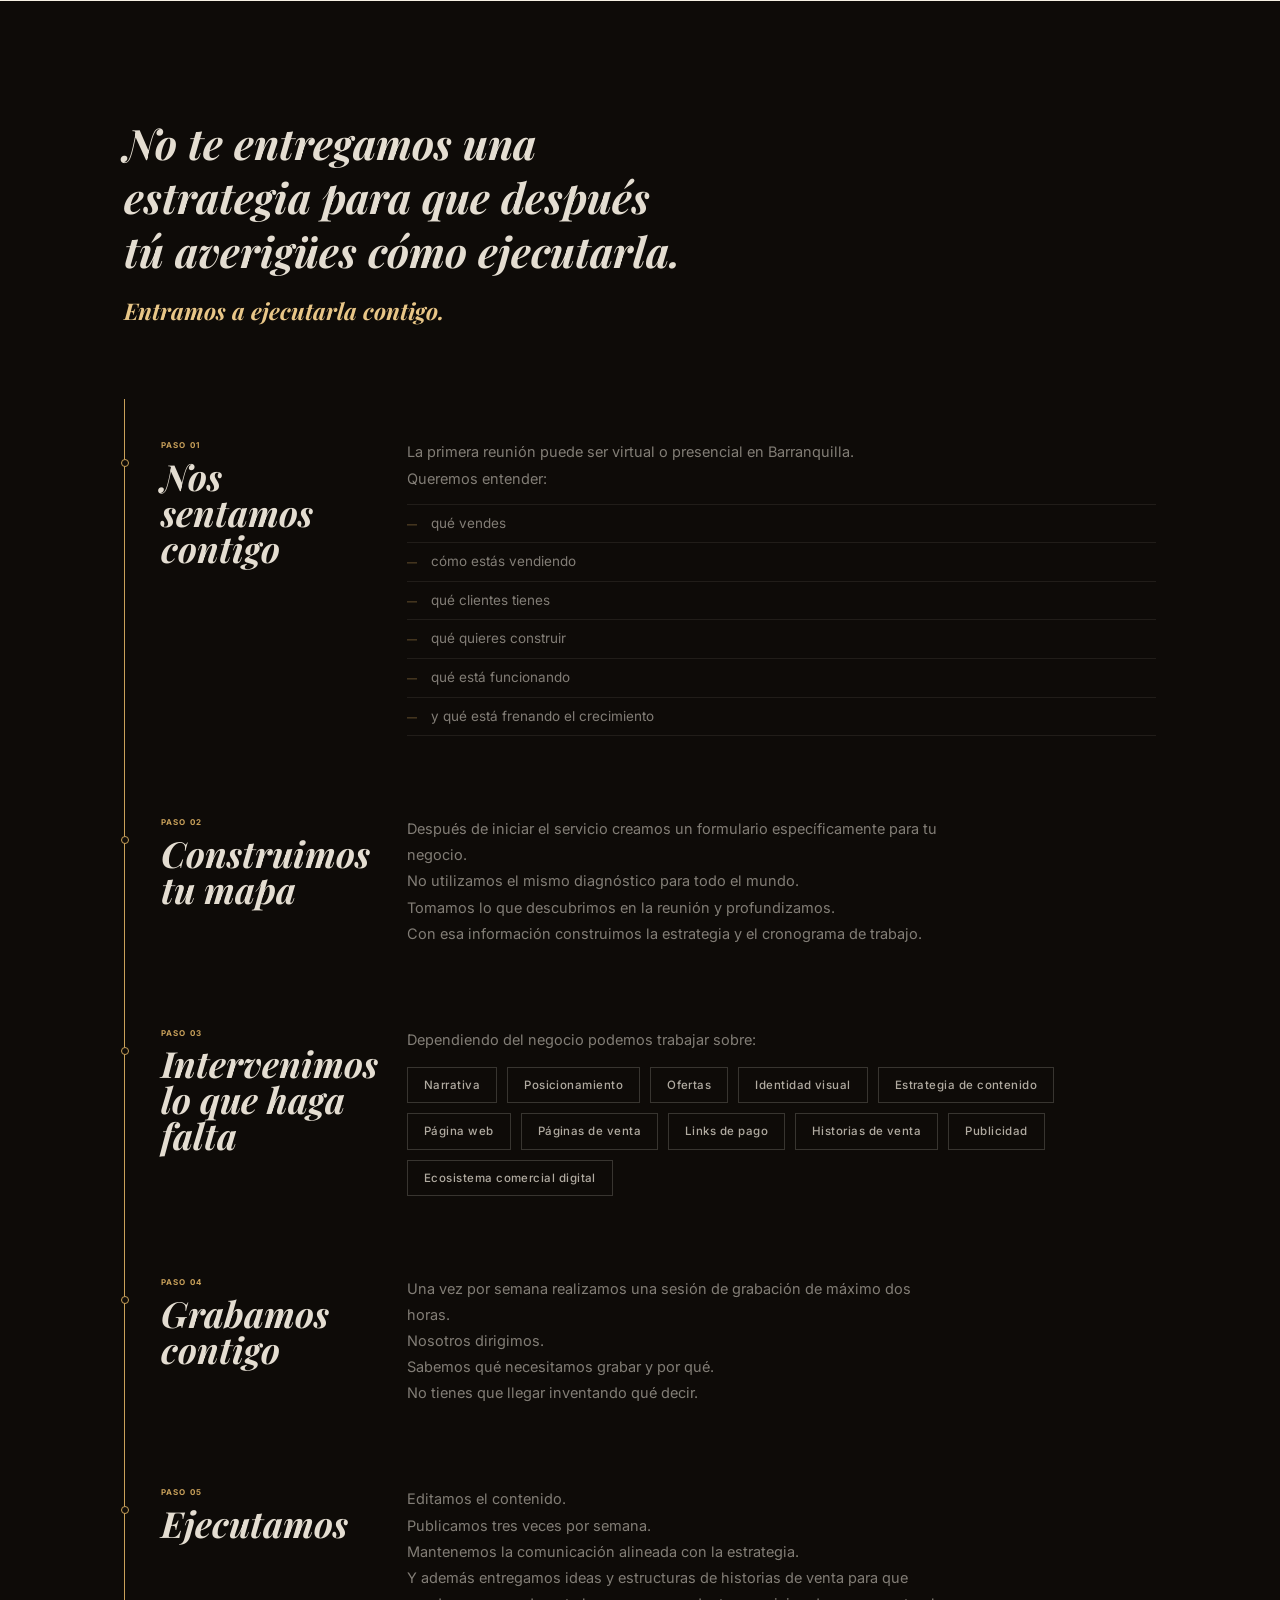
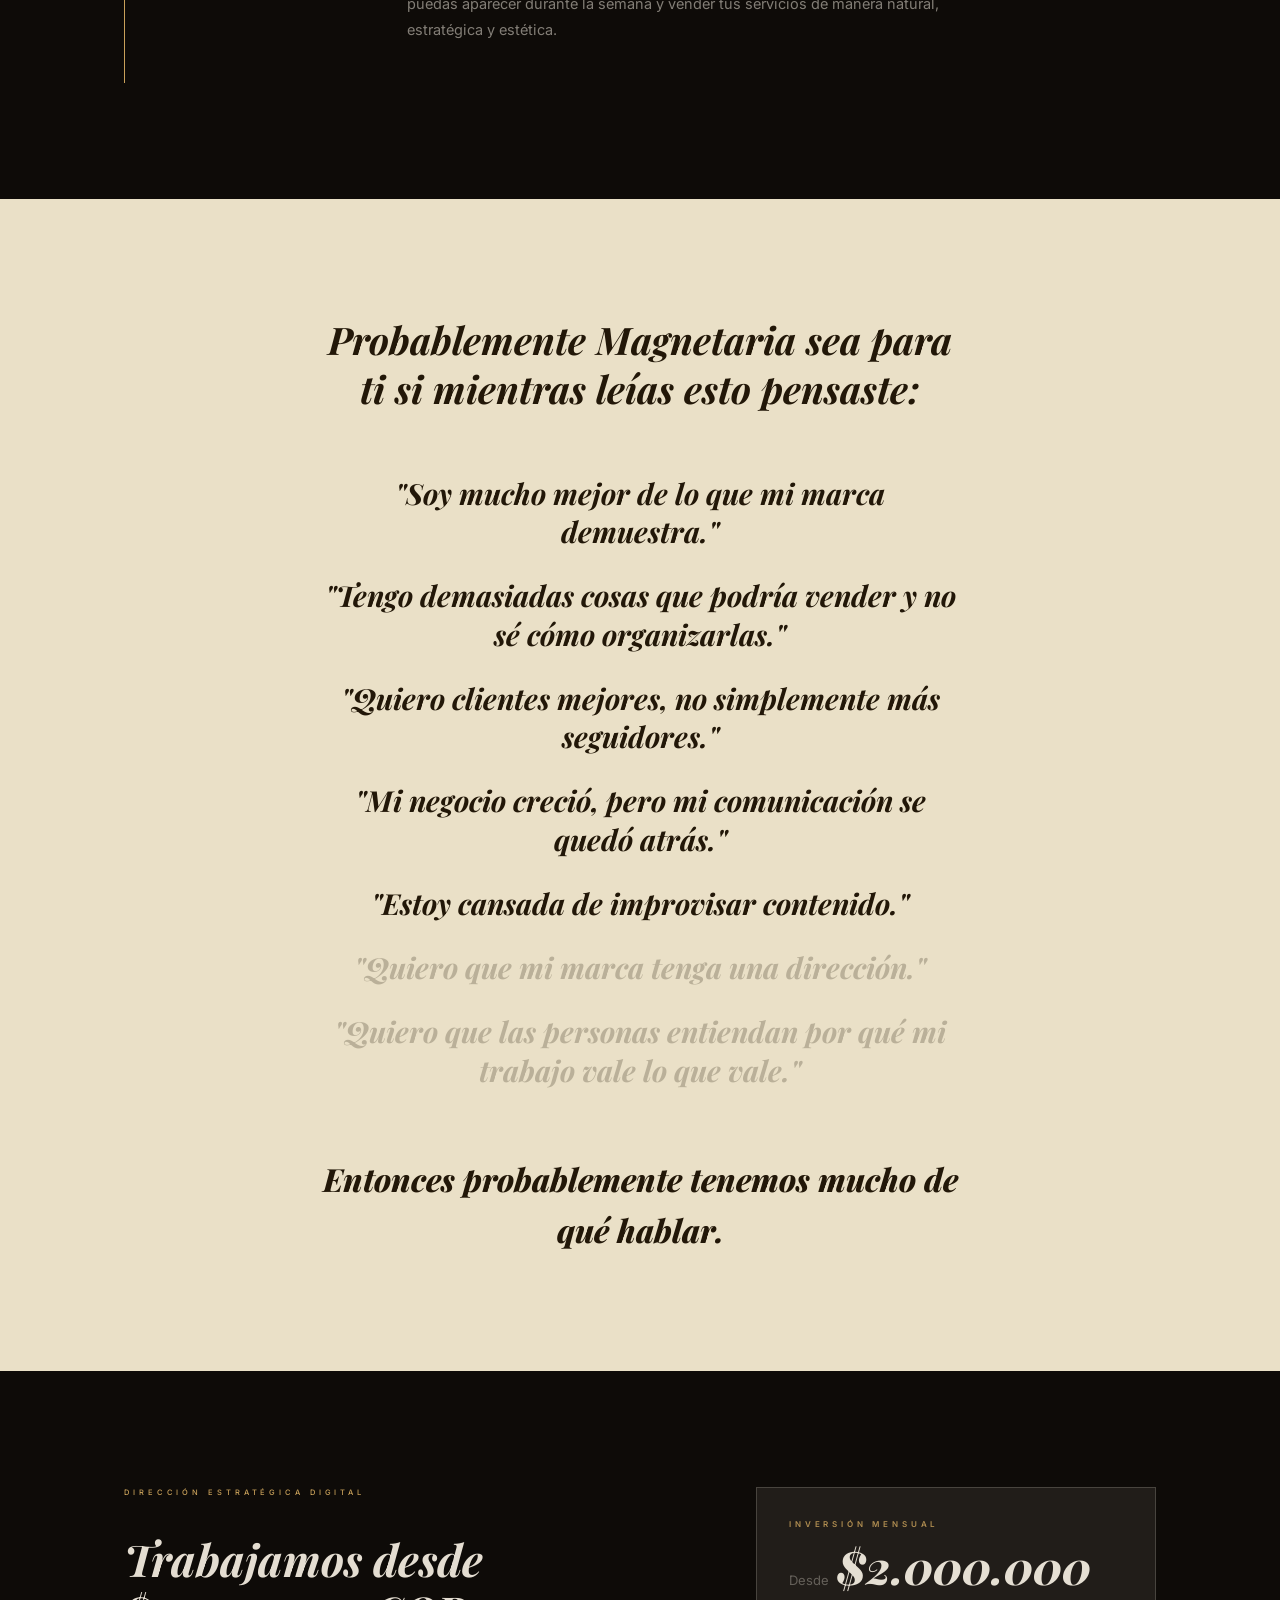
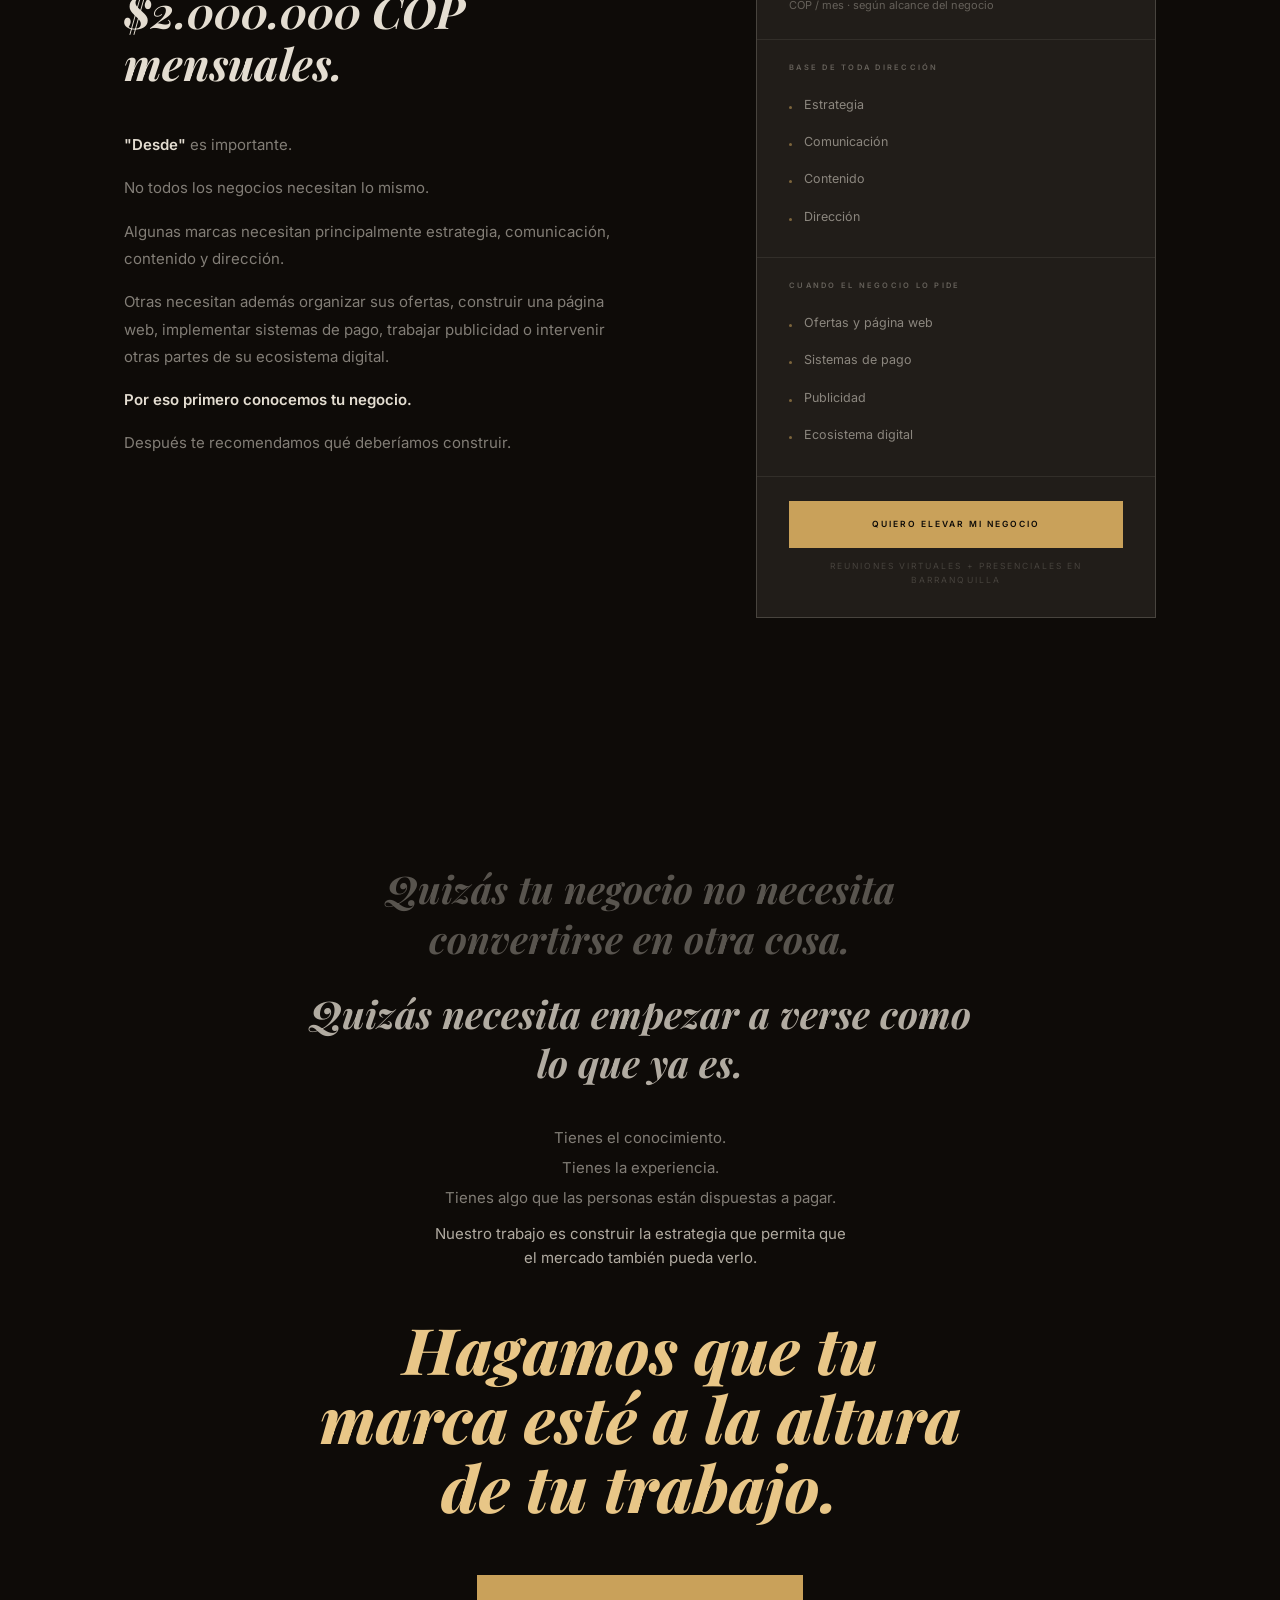
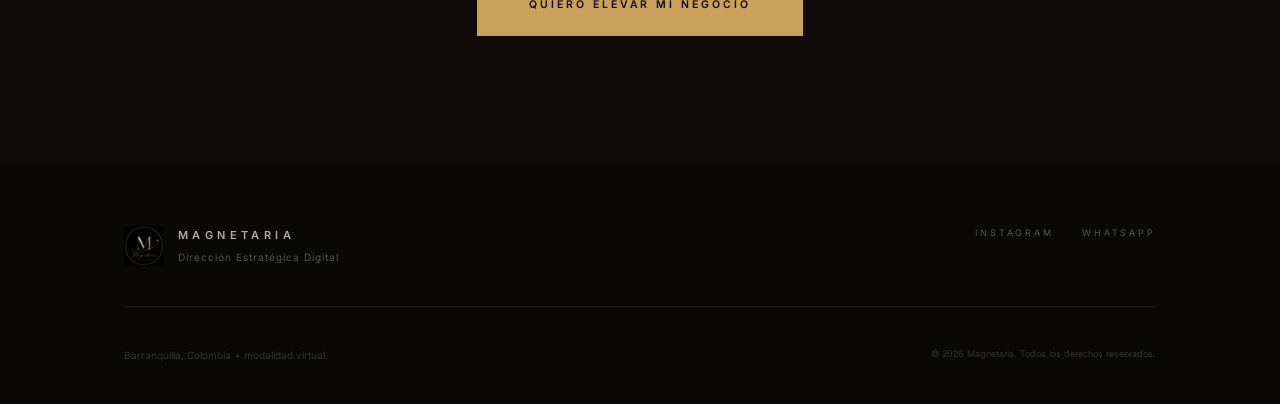
<file: magnetaria/index.html>
<!DOCTYPE html>
<html lang="es">
<head>
  <meta charset="UTF-8">
  <meta name="viewport" content="width=device-width, initial-scale=1.0">
  <title>Magnetaria | Dirección Estratégica Digital</title>
  <meta name="description" content="Dirección estratégica para profesionales y marcas personales que quieren convertir su comunicación, posicionamiento y ofertas en un sistema capaz de atraer mejores clientes.">
  <link rel="canonical" href="https://lindsytorres.com/magnetaria/">
  <meta property="og:title" content="Magnetaria | Dirección Estratégica Digital">
  <meta property="og:description" content="Dirección estratégica para profesionales y marcas personales que quieren convertir su comunicación, posicionamiento y ofertas en un sistema capaz de atraer mejores clientes.">
  <meta property="og:image" content="https://lindsytorres.com/magnetaria/public/assets/magnetaria-seal.png">
  <meta property="og:type" content="website">
  <meta property="og:locale" content="es_CO">
  <meta name="twitter:card" content="summary_large_image">
  <meta name="twitter:title" content="Magnetaria | Dirección Estratégica Digital">
  <meta name="twitter:description" content="Dirección estratégica para profesionales y marcas personales que quieren convertir su comunicación, posicionamiento y ofertas en un sistema capaz de atraer mejores clientes.">
  <meta name="twitter:image" content="https://lindsytorres.com/magnetaria/public/assets/magnetaria-seal.png">
  <meta name="theme-color" content="#0E0B08">

  <link rel="icon" type="image/png" href="/magnetaria/public/assets/favicon.png">
  <link rel="apple-touch-icon" href="/magnetaria/public/assets/apple-touch-icon.png">

  <!-- Google Fonts -->
  <link rel="preconnect" href="https://fonts.googleapis.com">
  <link rel="preconnect" href="https://fonts.gstatic.com" crossorigin>
  <link href="https://fonts.googleapis.com/css2?family=Playfair+Display:ital,wght@0,600;0,700;0,800;0,900;1,600;1,700;1,800&family=Inter:wght@300;400;500;600;700&display=swap" rel="stylesheet">

  <!-- Analytics placeholders — reemplaza con tus IDs reales -->
  <!-- Google Analytics 4
  <script async src="https://www.googletagmanager.com/gtag/js?id=[GA_MEASUREMENT_ID]"></script>
  <script>
    window.dataLayer = window.dataLayer || [];
    function gtag(){dataLayer.push(arguments);}
    gtag('js', new Date());
    gtag('config', '[GA_MEASUREMENT_ID]');
  </script>
  -->
  <!-- Meta Pixel
  <script>
    !function(f,b,e,v,n,t,s){...}(window, document,'script','https://connect.facebook.net/en_US/fbevents.js');
    fbq('init', '[META_PIXEL_ID]');
    fbq('track', 'PageView');
  </script>
  -->

  <style>
    /* ═══════════════════════════════════════════════════
       DESIGN TOKENS — identidad Magnetaria (negro + oro/bronce)
       ═══════════════════════════════════════════════════ */
    :root {
      --ink:      #0E0B08;
      --ink-2:    #171009;
      --ink-3:    #1D140B;
      --ivory:    #F6F0E3;
      --sand:     #EAE0C7;
      --carbon:   #221708;

      --gold:        #C9A15A;
      --gold-dim:    #A8813F;
      --gold-bright: #E8C687;

      --k85: rgba(34,23,8,.85);
      --k65: rgba(34,23,8,.65);
      --k45: rgba(34,23,8,.45);
      --k25: rgba(34,23,8,.25);
      --k12: rgba(34,23,8,.12);

      --w92: rgba(246,240,227,.92);
      --w70: rgba(246,240,227,.70);
      --w50: rgba(246,240,227,.50);
      --w32: rgba(246,240,227,.32);
      --w18: rgba(246,240,227,.18);
      --w08: rgba(246,240,227,.08);

      --g85: rgba(201,161,90,.85);
      --g55: rgba(201,161,90,.55);
      --g30: rgba(201,161,90,.30);
      --g14: rgba(201,161,90,.14);

      --font-d: 'Playfair Display','Georgia',serif;
      --font-b: 'Inter','Helvetica Neue',sans-serif;

      --ease-out: cubic-bezier(0.16,1,0.3,1);
      --ease-io:  cubic-bezier(0.65,0,0.35,1);
    }

    /* ── Reset ── */
    *, *::before, *::after { box-sizing: border-box; margin: 0; padding: 0; }
    html { scroll-behavior: smooth; }
    body {
      background: var(--ivory);
      color: var(--carbon);
      font-family: var(--font-b);
      font-size: 16px;
      line-height: 1.6;
      -webkit-font-smoothing: antialiased;
      overflow-x: hidden;
    }
    img { max-width: 100%; height: auto; display: block; }
    a { color: inherit; text-decoration: none; }
    button { cursor: pointer; border: none; background: none; font-family: inherit; }
    section { position: relative; }

    /* grano sutil reutilizable */
    .grain { position: absolute; inset: 0; pointer-events: none; opacity: .05; mix-blend-mode: overlay; z-index: 5;
      background-image: url("data:image/svg+xml,%3Csvg viewBox='0 0 512 512' xmlns='http://www.w3.org/2000/svg'%3E%3Cfilter id='g'%3E%3CfeTurbulence type='fractalNoise' baseFrequency='0.8' numOctaves='4' stitchTiles='stitch'/%3E%3C/filter%3E%3Crect width='100%25' height='100%25' filter='url(%23g)'/%3E%3C/svg%3E"); }

    /* ── Reveal animations ── */
    .rv { opacity: 0; transform: translateY(26px); transition: opacity .9s var(--ease-out), transform .9s var(--ease-out); }
    .rv.on { opacity: 1; transform: none; }
    .rv-fade { opacity: 0; transition: opacity 1.2s var(--ease-out); }
    .rv-fade.on { opacity: 1; }
    .rv-up { opacity: 0; transform: translateY(18px); transition: opacity .8s var(--ease-out), transform .8s var(--ease-out); }
    .rv-up.on { opacity: 1; transform: none; }
    .d1{transition-delay:.10s}.d2{transition-delay:.20s}.d3{transition-delay:.30s}
    .d4{transition-delay:.40s}.d5{transition-delay:.50s}.d6{transition-delay:.60s}

    .lg { width:0; height:1px; background:var(--gold); transition: width 1.2s var(--ease-out); }
    .lg.on { width:40px; }

    /* ── Botones ── */
    .btn {
      display: inline-flex; align-items: center; justify-content: center;
      padding: 18px 36px;
      font-family: var(--font-b); font-size: 9.5px; font-weight: 600;
      letter-spacing: .28em; text-transform: uppercase;
      white-space: nowrap;
      transition: all .3s var(--ease-out);
    }
    .btn-gold { background: var(--gold); color: var(--ink); }
    .btn-gold:hover { background: var(--gold-bright); }
    .btn-dark { background: var(--carbon); color: var(--ivory); }
    .btn-dark:hover { background: #33230F; }
    .btn-ghost-light { background: transparent; color: var(--w70); border: .75px solid var(--w18); }
    .btn-ghost-light:hover { background: var(--w08); border-color: var(--w32); color: var(--w92); }
    .btn-ghost-dark { background: transparent; color: var(--k65); border: .75px solid var(--k25); }
    .btn-ghost-dark:hover { background: var(--k12); border-color: var(--k45); }

    /* ── Layout ── */
    .wrap { max-width: 1160px; margin: 0 auto; padding: 0 64px; }
    .wrap-sm { max-width: 800px; margin: 0 auto; padding: 0 64px; }
    .wrap-md { max-width: 980px; margin: 0 auto; padding: 0 64px; }

    .lbl { font-family: var(--font-b); font-size: 7.5px; font-weight: 500; letter-spacing: .52em; text-transform: uppercase; color: var(--gold); }
    .lbl-d { color: rgba(201,161,90,.72); }
    .divider { width:40px; height:1px; background:var(--gold); flex-shrink:0; }
    .hr { width:100%; height:.5px; background:var(--k12); }
    .hr-d { background: var(--w08); }

    /* ══════════════════════════════════════════
       HEADER
    ══════════════════════════════════════════ */
    #hdr {
      position: fixed; top:0; left:0; right:0; z-index: 100;
      padding: 26px 52px;
      display: flex; align-items: center; justify-content: space-between;
      transition: background .5s ease, padding .4s ease, border-color .4s ease;
      text-shadow: 0 1px 10px rgba(0,0,0,.5);
    }
    #hdr.scrolled { text-shadow: none; }
    #hdr.scrolled {
      background: rgba(14,11,8,.92);
      backdrop-filter: blur(14px); -webkit-backdrop-filter: blur(14px);
      padding: 16px 52px;
      border-bottom: .5px solid var(--w08);
    }
    .hdr-brand { display:flex; align-items:center; gap: 12px; }
    .hdr-seal { width: 34px; height: 34px; flex-shrink: 0; }
    .hdr-wordmark { font-family: var(--font-b); font-size: 11px; font-weight: 600; letter-spacing: .48em; text-transform: uppercase; color: var(--w92); }
    .hdr-nav { display: flex; align-items: center; gap: 36px; }
    .hdr-nav a { position: relative; font-family: var(--font-b); font-size: 9.5px; font-weight: 400; letter-spacing: .30em; text-transform: uppercase; color: var(--w50); transition: color .3s ease; padding-bottom: 3px; }
    .hdr-nav a::after { content:''; position:absolute; left:0; right:100%; bottom:0; height:1px; background:var(--gold); transition: right .35s var(--ease-out); }
    .hdr-nav a:hover { color: var(--w92); }
    .hdr-nav a:hover::after { right: 0; }
    .hdr-cta { font-family: var(--font-b); font-size: 8.5px; font-weight: 600; letter-spacing: .40em; text-transform: uppercase; padding: 11px 22px; color: var(--gold-bright); border: .75px solid var(--g55); background: rgba(14,11,8,.35); transition: all .3s ease; }
    #hdr.scrolled .hdr-cta { background: transparent; color: var(--gold); }
    .hdr-cta:hover { background: var(--gold); color: var(--ink); border-color: var(--gold); }

    #menu-btn { display: none; flex-direction: column; gap: 5px; }
    #menu-btn span { display:block; width:22px; height:1px; background: var(--w70); }
    #mob-menu { display:none; position: fixed; inset:0; background: var(--ink); z-index: 99; flex-direction: column; align-items: center; justify-content: center; gap: 34px; }
    #mob-menu.open { display: flex; }
    #mob-menu a { font-family: var(--font-d); font-size: 32px; font-style: italic; font-weight: 700; color: var(--w92); }
    #mob-menu a.btn { font-family: var(--font-b); font-size: 8.5px; font-weight: 600; font-style: normal; letter-spacing: .16em; color: var(--ink); }
    #mob-close { position: absolute; top: 24px; right: 24px; font-size: 20px; color: var(--w50); padding: 8px; }
    #mob-menu .btn { margin-top: 14px; }

    /* ══════════════════════════════════════════
       HERO
    ══════════════════════════════════════════ */
    #hero { min-height: 100dvh; background: var(--ink); display: grid; grid-template-columns: 1.05fr .95fr; overflow: hidden; }
    .hero-glow { position: absolute; inset:0; background: radial-gradient(ellipse 60% 60% at 20% 30%, rgba(201,161,90,.08), transparent 65%); pointer-events:none; z-index:1; }
    .hero-left { padding: 152px 68px 90px 72px; display:flex; flex-direction:column; justify-content:center; position:relative; z-index:2; min-width: 0; }
    .hero-eye { font-family: var(--font-b); font-size: 9px; font-weight: 700; letter-spacing: .58em; text-transform: uppercase; color: var(--g85); margin-bottom: 30px; }
    .hero-title { font-family: var(--font-d); font-size: clamp(34px,4.1vw,58px); font-style: italic; font-weight: 700; line-height: 1.08; letter-spacing: -.5px; color: var(--w92); max-width: 15ch; margin-bottom: 34px; }
    .hero-lines { display:flex; flex-direction:column; gap: 6px; margin-bottom: 8px; }
    .hero-line { font-family: var(--font-b); font-size: 16px; font-weight: 400; line-height: 1.6; color: var(--w50); }
    .hero-line.turn { color: var(--w70); margin-top: 8px; }
    .hero-line.final { font-family: var(--font-d); font-style: italic; font-weight: 700; font-size: 21px; color: var(--gold-bright); margin-top: 14px; }
    .hero-cta-wrap { display:flex; flex-direction:column; align-items:flex-start; gap: 14px; margin-top: 38px; }
    .hero-tag { font-family: var(--font-b); font-size: 9.5px; font-weight: 500; letter-spacing: .28em; text-transform: uppercase; color: var(--w32); }
    .hero-right { position: relative; height: 100%; min-height: 100dvh; overflow: hidden; }
    .hero-right img { position:absolute; inset:0; width:100%; height:100%; object-fit:cover; object-position: 50% 15%; filter: saturate(.9) contrast(1.03) brightness(.94); }
    .hero-right::before { content:''; position:absolute; inset:0; z-index:2; background: linear-gradient(90deg, rgba(14,11,8,.92) 0%, rgba(14,11,8,.10) 22%, transparent 46%); }
    .hero-right::after { content:''; position:absolute; inset:0; z-index:2; background: linear-gradient(to top, rgba(14,11,8,.55) 0%, transparent 32%); }
    .hero-tick { position:absolute; z-index:3; width:44px; height:44px; opacity:.55; }
    .hero-tick.tl { top:32px; right:32px; transform: scaleX(-1); }

    /* ══════════════════════════════════════════
       PROBLEMA — RECONOCIMIENTO
    ══════════════════════════════════════════ */
    #problema { background: var(--ivory); padding: 100px 0 80px; }
    .prob-hd { margin-bottom: 44px; }
    .prob-h2 { font-family: var(--font-d); font-size: clamp(26px,3.4vw,42px); font-style: italic; font-weight: 700; line-height: 1.22; color: var(--k85); }
    .prob-h2-big { font-family: var(--font-d); font-size: clamp(32px,4.6vw,56px); font-style: italic; font-weight: 800; line-height: 1.14; color: var(--carbon); margin-top: 4px; }
    .prob-grid { display: grid; grid-template-columns: repeat(3, 1fr); gap: 1px; background: var(--k12); border: 1px solid var(--k12); }
    .prob-card { background: var(--ivory); padding: 32px 30px; display:flex; flex-direction:column; gap: 14px; }
    .prob-n { font-family: var(--font-d); font-size: 13px; font-style: italic; font-weight: 700; color: var(--gold-dim); letter-spacing: .06em; }
    .prob-lead { font-family: var(--font-b); font-size: 16.5px; font-weight: 600; color: var(--carbon); line-height: 1.4; }
    .prob-sub { font-family: var(--font-b); font-size: 14px; font-weight: 400; line-height: 1.72; color: var(--k65); }

    #problema-cierre { background: var(--ink); padding: 120px 0; display:flex; align-items:center; }
    .pc-l1 { font-family: var(--font-d); font-size: clamp(28px,4.6vw,54px); font-style: italic; font-weight: 700; line-height: 1.14; color: var(--w50); }
    .pc-l2 { font-family: var(--font-d); font-size: clamp(28px,4.6vw,54px); font-style: italic; font-weight: 800; line-height: 1.14; color: var(--gold-bright); margin-top: 10px; }

    /* ══════════════════════════════════════════
       QUÉ HACE MAGNETARIA
    ══════════════════════════════════════════ */
    #que-hacemos { background: var(--sand); padding: 108px 0; }
    .qh-h2 { font-family: var(--font-d); font-size: clamp(28px,3.8vw,46px); font-style: italic; font-weight: 700; line-height: 1.2; color: var(--carbon); max-width: 18ch; margin: 18px 0 30px; }
    .qh-body { font-family: var(--font-b); font-size: 16px; font-weight: 400; line-height: 1.85; color: var(--k65); max-width: 58ch; margin-bottom: 4px; }
    .qh-pivot { font-family: var(--font-d); font-style: italic; font-weight: 700; color: var(--carbon); font-size: 19px; margin: 8px 0; }
    .qh-qlist { display:flex; flex-direction:column; margin: 30px 0 34px; max-width: 66ch; }
    .qh-q { display:flex; gap: 18px; padding: 17px 0; border-bottom: .5px solid var(--k12); align-items: baseline; }
    .qh-q:first-child { border-top: .5px solid var(--k12); }
    .qh-q-mark { font-family: var(--font-d); font-style: italic; font-size: 15px; color: var(--gold-dim); flex-shrink: 0; }
    .qh-q-txt { font-family: var(--font-d); font-style: italic; font-weight: 700; font-size: clamp(15px,1.6vw,19px); line-height: 1.4; color: var(--carbon); }
    .qh-close { padding: 26px 32px; border-left: 1.5px solid var(--gold); background: rgba(201,161,90,.09); font-family: var(--font-d); font-style: italic; font-weight: 700; font-size: 20px; color: var(--carbon); max-width: 44ch; }

    /* ══════════════════════════════════════════
       EL SISTEMA
    ══════════════════════════════════════════ */
    #sistema { background: var(--ink); padding: 116px 0 106px; overflow: hidden; }
    .sis-hd { text-align:center; margin-bottom: 20px; }
    .orbit-wrap { position: relative; width: min(92vw, 560px); aspect-ratio: 1/1; margin: 50px auto 64px; }
    .orbit-ring { position:absolute; inset: 12%; border: .5px solid var(--w08); border-radius: 50%; }
    .orbit-ring.r2 { inset: 0; border-color: var(--w08); }
    .orbit-center { position:absolute; top:50%; left:50%; transform: translate(-50%,-50%); text-align:center; z-index: 3; display:flex; flex-direction:column; align-items:center; }
    .orbit-center-seal { width: min(20%, 92px); height: auto; }
    .orbit-center-sub { font-family: var(--font-b); font-size: 7.5px; letter-spacing: .4em; text-transform: uppercase; color: var(--w32); margin-top: 14px; }
    .orbit-item { position: absolute; top:50%; left:50%; display:flex; flex-direction:column; align-items:center; gap:8px; text-align:center; width: 148px; margin-left: -74px; margin-top: -20px; z-index: 2; }
    .orbit-dot { width:5px; height:5px; border-radius:50%; background: var(--gold); }
    .orbit-label { font-family: var(--font-b); font-size: 9px; font-weight: 600; letter-spacing: .18em; text-transform: uppercase; color: var(--w70); line-height: 1.4; }

    .sys-chain { max-width: 620px; margin: 0 auto; display:flex; flex-direction:column; }
    .sys-h3 { font-family: var(--font-d); font-size: clamp(22px,3vw,32px); font-style: italic; font-weight: 700; color: var(--w92); text-align:center; margin-bottom: 44px; }
    .sys-row { display:flex; align-items:center; gap: 22px; padding: 15px 0; }
    .sys-row-line { width:1px; align-self:stretch; background: var(--g30); margin: 0 auto; }
    .sys-txt { font-family: var(--font-b); font-size: 15px; font-weight: 400; line-height: 1.6; color: var(--w50); text-align:center; }
    .sys-final { font-family: var(--font-d); font-style: italic; font-weight: 800; font-size: 21px; color: var(--gold-bright); text-align:center; margin-top: 26px; }

    /* ══════════════════════════════════════════
       ANTES / DESPUÉS
    ══════════════════════════════════════════ */
    #comparativa { background: var(--ivory); padding: 108px 0; }
    .cmp-title { font-family: var(--font-d); font-size: clamp(26px,3.6vw,44px); font-style: italic; font-weight: 700; line-height: 1.24; color: var(--carbon); max-width: 18ch; margin-bottom: 56px; }
    .cmp-hd { display:grid; grid-template-columns: 1fr 1fr; margin-bottom: 8px; padding-bottom: 18px; border-bottom: 1px solid var(--k25); }
    .cmp-hd-l { font-family: var(--font-b); font-size: 9.5px; font-weight: 600; letter-spacing: .38em; text-transform: uppercase; color: var(--k45); }
    .cmp-hd-r { font-family: var(--font-b); font-size: 9.5px; font-weight: 600; letter-spacing: .38em; text-transform: uppercase; color: var(--gold-dim); text-align: right; }
    .cmp-row { display:grid; grid-template-columns: 1fr 40px 1fr; align-items:center; padding: 26px 0; border-bottom: .5px solid var(--k12); gap: 10px; }
    .cmp-before { font-family: var(--font-b); font-size: 16px; font-weight: 400; color: var(--k45); }
    .cmp-arrow { font-family: var(--font-d); font-style: italic; color: var(--gold); font-size: 18px; text-align:center; }
    .cmp-after { font-family: var(--font-d); font-style: italic; font-weight: 700; font-size: clamp(17px,1.9vw,21px); line-height: 1.32; color: var(--carbon); text-align: right; }
    .cmp-close { margin-top: 56px; text-align:center; }
    .cmp-close p { font-family: var(--font-d); font-size: clamp(24px,3.4vw,40px); font-style: italic; font-weight: 700; line-height: 1.24; color: var(--carbon); }
    .cmp-close p.dim { color: var(--k45); margin-bottom: 6px; }

    /* ══════════════════════════════════════════
       CASOS — base compartida
    ══════════════════════════════════════════ */
    .caso-eye { display:flex; align-items:center; gap:14px; margin-bottom: 26px; }
    .caso-h2 { font-family: var(--font-d); font-size: clamp(26px,3.6vw,44px); font-style: italic; font-weight: 700; line-height: 1.24; max-width: 20ch; }
    .caso-body { font-family: var(--font-b); font-size: 15.5px; font-weight: 400; line-height: 1.86; max-width: 56ch; }
    .caso-big { font-family: var(--font-d); font-size: clamp(46px,8vw,110px); font-style: italic; font-weight: 800; line-height: .96; letter-spacing: -1px; margin: 6px 0; }
    .caso-hl { padding: 26px 30px; border-left: 1.5px solid var(--gold); font-family: var(--font-d); font-style: italic; font-weight: 700; font-size: clamp(18px,2vw,24px); line-height: 1.4; max-width: 46ch; }

    /* CASO 1 — VALENTINA (sand, expediente editorial) */
    #caso-valentina { background: var(--sand); padding: 116px 0; }
    .cv-frame { border: 1px solid var(--k25); padding: 64px 60px; background: rgba(246,240,227,.4); }
    .cv-body { color: var(--k65); display:flex; flex-direction:column; gap: 10px; margin: 26px 0 30px; }
    .cv-big { color: var(--carbon); }
    .cv-hl { background: rgba(201,161,90,.12); color: var(--carbon); margin: 30px 0; }
    .cv-tail { color: var(--k65); display:flex; flex-direction:column; gap: 8px; margin-top: 26px; }
    .cv-bold { color: var(--carbon); font-weight: 600; }

    /* CASO 2 — SANDRA (ink, ofertas) */
    #caso-sandra { background: var(--ink); padding: 116px 0; }
    .cs-phrases { display:flex; flex-wrap:wrap; gap: 16px 22px; margin: 44px 0 54px; }
    .cs-phrase { position: relative; font-family: var(--font-d); font-style: italic; font-weight: 600; font-size: clamp(16px,1.9vw,21px); color: var(--w32); padding: 10px 2px; }
    .cs-phrase .strike { position:absolute; left:0; top:50%; width:0; height:1px; background: var(--g85); transition: width .8s var(--ease-out); }
    .cs-phrase.on .strike { width: 100%; }
    .cs-body { color: var(--w50); display:flex; flex-direction:column; gap: 10px; max-width: 56ch; }
    .cs-body b { color: var(--w92); font-weight: 600; }
    .cs-hl { color: var(--w92); border-color: var(--gold); background: rgba(201,161,90,.08); margin: 34px 0 22px; }
    .cs-final { font-family: var(--font-b); font-size: 14px; color: var(--w32); }

    /* ══════════════════════════════════════════
       QUÉ PUEDE CAMBIAR
    ══════════════════════════════════════════ */
    #que-cambia { background: var(--ivory); padding: 108px 0; }
    .qc-h2 { font-family: var(--font-d); font-size: clamp(26px,3.6vw,44px); font-style: italic; font-weight: 700; line-height: 1.24; max-width: 20ch; color: var(--carbon); margin-bottom: 60px; }
    .qc-grid { display:grid; grid-template-columns: repeat(3,1fr); border-top: .5px solid var(--k12); border-left: .5px solid var(--k12); }
    .qc-item { padding: 40px 36px; border-right: .5px solid var(--k12); border-bottom: .5px solid var(--k12); display:flex; flex-direction:column; gap: 14px; }
    .qc-n { font-family: var(--font-d); font-style: italic; font-weight: 800; font-size: 44px; color: rgba(201,161,90,.55); line-height: 1; }
    .qc-txt { font-family: var(--font-b); font-size: 14.5px; font-weight: 500; line-height: 1.62; color: var(--k85); }
    .qc-close { margin-top: 64px; display:flex; flex-direction:column; gap: 8px; max-width: 54ch; }
    .qc-close p { font-family: var(--font-b); font-size: 15px; color: var(--k45); }
    .qc-close p.strong { font-family: var(--font-d); font-style: italic; font-weight: 700; font-size: clamp(19px,2.2vw,25px); color: var(--carbon); margin-top: 6px; line-height: 1.4; }

    /* ══════════════════════════════════════════
       CÓMO FUNCIONA — TIMELINE
    ══════════════════════════════════════════ */
    #como-funciona { background: var(--ink); padding: 116px 0; }
    .cf-h2 { font-family: var(--font-d); font-size: clamp(26px,3.6vw,42px); font-style: italic; font-weight: 700; line-height: 1.28; max-width: 22ch; color: var(--w92); }
    .cf-sub { font-family: var(--font-d); font-style: italic; font-weight: 700; font-size: clamp(18px,2vw,23px); color: var(--gold-bright); margin-top: 14px; }
    .timeline { position: relative; margin-top: 70px; padding-left: 1px; }
    .timeline-spine { position:absolute; left:0; top:0; bottom:0; width:1px; background: var(--w08); }
    .timeline-fill { position:absolute; left:0; top:0; width:1px; background: var(--gold); height:0; transition: height 2.2s var(--ease-out); }
    .timeline-fill.on { height: 100%; }
    .paso { display:grid; grid-template-columns: 190px 1fr; gap: 56px; padding: 40px 0 40px 36px; position:relative; }
    .paso::before { content:''; position:absolute; left:-4px; top:60px; width:8px; height:8px; border-radius:50%; background: var(--ink); border: 1.5px solid var(--gold); }
    .paso-num-lbl { font-family: var(--font-b); font-size: 8px; font-weight: 700; letter-spacing: .14em; text-transform: uppercase; color: var(--gold); }
    .paso-num-big { font-family: var(--font-d); font-size: 36px; font-style: italic; font-weight: 700; color: var(--w92); line-height: 1; margin-top: 6px; }
    .paso-title { font-family: var(--font-d); font-size: clamp(19px,2.2vw,25px); font-style: italic; font-weight: 700; color: var(--w92); margin-bottom: 8px; }
    .paso-p { font-family: var(--font-b); font-size: 14.5px; font-weight: 400; line-height: 1.8; color: var(--w50); max-width: 60ch; }
    .paso-list { display:flex; flex-direction:column; margin: 12px 0 0; }
    .paso-list-item { display:flex; gap:14px; padding: 8px 0; border-bottom: .5px solid var(--w08); align-items:baseline; }
    .paso-list-item:first-child { border-top: .5px solid var(--w08); }
    .paso-dash { font-family: var(--font-b); font-size: 10px; color: var(--g55); flex-shrink:0; }
    .paso-list-txt { font-family: var(--font-b); font-size: 13.5px; color: var(--w50); line-height: 1.6; }
    .paso-chips { display:flex; flex-wrap:wrap; gap: 10px; margin-top: 14px; }
    .paso-chip { font-family: var(--font-b); font-size: 11.5px; font-weight: 500; letter-spacing: .04em; color: var(--w70); border: .75px solid var(--w18); padding: 8px 16px; }

    /* ══════════════════════════════════════════
       PARA QUIÉN ES
    ══════════════════════════════════════════ */
    #para-quien { background: var(--sand); padding: 116px 0; text-align:center; }
    .pq-h2 { font-family: var(--font-d); font-size: clamp(24px,3.2vw,38px); font-style: italic; font-weight: 700; line-height: 1.3; max-width: 26ch; margin: 0 auto 60px; color: var(--carbon); }
    .pq-lines { display:flex; flex-direction:column; gap: 26px; max-width: 640px; margin: 0 auto; }
    .pq-line { font-family: var(--font-d); font-size: clamp(19px,2.6vw,29px); font-style: italic; font-weight: 700; line-height: 1.32; color: rgba(34,23,8,.24); transition: color .7s var(--ease-out); }
    .pq-line.lit { color: var(--carbon); }
    .pq-close { margin-top: 64px; font-family: var(--font-d); font-size: clamp(22px,2.8vw,32px); font-style: italic; font-weight: 800; color: var(--carbon); }

    /* ══════════════════════════════════════════
       INVERSIÓN
    ══════════════════════════════════════════ */
    #inversion { background: var(--ink); padding: 116px 0; }
    .inv-grid { display:grid; grid-template-columns: 1fr 400px; gap: 80px; align-items:start; }
    .inv-left { display:flex; flex-direction:column; gap: 16px; }
    .inv-h2 { font-family: var(--font-d); font-size: clamp(28px,3.6vw,44px); font-style: italic; font-weight: 700; line-height: 1.18; color: var(--w92); max-width: 16ch; margin: 18px 0 26px; }
    .inv-p { font-family: var(--font-b); font-size: 15px; font-weight: 400; line-height: 1.82; color: var(--w50); max-width: 54ch; }
    .inv-p b { color: var(--w92); font-weight: 600; }
    .inv-card { border: .75px solid var(--w18); background: var(--w08); display:flex; flex-direction:column; }
    .inv-card-hd { padding: 30px 32px 24px; border-bottom: .5px solid var(--w08); }
    .inv-card-lbl { font-family: var(--font-b); font-size: 8px; font-weight: 600; letter-spacing: .48em; text-transform:uppercase; color: var(--g85); margin-bottom: 12px; }
    .inv-amount-row { display:flex; align-items:baseline; gap: 8px; }
    .inv-curr { font-family: var(--font-b); font-size: 13px; color: var(--w32); }
    .inv-amount { font-family: var(--font-d); font-size: 46px; font-style: italic; font-weight: 800; color: var(--w92); line-height: 1; }
    .inv-per { font-family: var(--font-b); font-size: 11px; color: var(--w32); margin-top: 6px; }
    .inv-includes { padding: 22px 32px; display:flex; flex-direction:column; }
    .inv-inc-lbl { font-family: var(--font-b); font-size: 7.5px; font-weight: 600; letter-spacing: .3em; text-transform:uppercase; color: var(--w32); margin-bottom: 12px; }
    .inv-inc-item { display:flex; gap: 12px; padding: 9px 0; align-items:baseline; }
    .inv-inc-dot { width:3px; height:3px; border-radius:50%; background: var(--g55); flex-shrink:0; }
    .inv-inc-txt { font-family: var(--font-b); font-size: 12.5px; font-weight: 400; line-height: 1.55; color: var(--w50); }
    .inv-cta-group { padding: 24px 32px 30px; display:flex; flex-direction:column; gap: 12px; border-top: .5px solid var(--w08); }
    .inv-cta-group .btn { font-size: 8.5px; letter-spacing: .24em; padding: 17px 20px; white-space: nowrap; }
    .inv-secure { font-family: var(--font-b); font-size: 8.5px; letter-spacing: .24em; text-transform:uppercase; color: var(--w18); text-align:center; }

    /* ══════════════════════════════════════════
       CIERRE
    ══════════════════════════════════════════ */
    #cierre { background: var(--ink); padding: 130px 0; overflow:hidden; }
    .cierre-inner { display:flex; flex-direction:column; align-items:center; text-align:center; gap: 26px; }
    .cierre-pause { font-family: var(--font-d); font-size: clamp(22px,3.4vw,38px); font-style: italic; font-weight: 700; color: var(--w32); line-height: 1.3; }
    .cierre-pause.lift { color: var(--w70); }
    .cierre-facts { display:flex; flex-direction:column; gap: 6px; margin-top: 12px; }
    .cierre-facts p { font-family: var(--font-b); font-size: 15px; color: var(--w50); }
    .cierre-facts p.last { color: var(--w70); margin-top: 6px; max-width: 46ch; }
    .cierre-final { font-family: var(--font-d); font-size: clamp(32px,5.2vw,64px); font-style: italic; font-weight: 800; line-height: 1.08; color: var(--gold-bright); max-width: 18ch; margin-top: 18px; }
    .cierre-cta { margin-top: 28px; }

    /* ══════════════════════════════════════════
       FOOTER
    ══════════════════════════════════════════ */
    footer { background: #0A0805; padding: 60px 0 40px; }
    .footer-top { display:flex; align-items:flex-start; justify-content:space-between; margin-bottom: 40px; padding-bottom: 40px; border-bottom: .5px solid var(--w08); gap: 24px; flex-wrap: wrap; }
    .footer-brand { display:flex; align-items:center; gap: 14px; }
    .footer-seal { width: 40px; height: 40px; opacity: .85; }
    .footer-brand-txt { display:flex; flex-direction:column; gap: 4px; }
    .footer-name { font-family: var(--font-b); font-size: 11px; font-weight: 600; letter-spacing: .40em; text-transform:uppercase; color: var(--w70); }
    .footer-tag { font-family: var(--font-b); font-size: 10px; font-weight: 400; letter-spacing: .1em; color: var(--w32); }
    .footer-links { display:flex; gap: 28px; flex-wrap:wrap; }
    .footer-links a { font-family: var(--font-b); font-size: 9px; font-weight: 400; letter-spacing: .32em; text-transform: uppercase; color: var(--w32); transition: color .3s ease; }
    .footer-links a:hover { color: var(--gold); }
    .footer-bottom { display:flex; align-items:flex-start; justify-content:space-between; gap: 20px; flex-wrap: wrap; }
    .footer-legal { font-family: var(--font-b); font-size: 10px; line-height: 1.7; color: var(--w18); max-width: 520px; }
    .footer-copy { font-family: var(--font-b); font-size: 9px; color: var(--w18); white-space: nowrap; }

    /* ══════════════════════════════════════════
       CTA STICKY MÓVIL
    ══════════════════════════════════════════ */
    #mob-cta {
      display:none; position: fixed; bottom:0; left:0; right:0; z-index: 90;
      background: rgba(14,11,8,.94); backdrop-filter: blur(12px); -webkit-backdrop-filter: blur(12px);
      padding: 12px 20px; border-top: .5px solid var(--w08);
      align-items:center; justify-content:space-between; gap: 14px;
      transform: translateY(100%); transition: transform .5s var(--ease-out);
    }
    #mob-cta.show { transform: translateY(0); }
    #mob-cta.gone { transform: translateY(100%); }
    .mob-cta-txt { font-family: var(--font-b); font-size: 8.5px; font-weight: 500; letter-spacing: .3em; text-transform:uppercase; color: var(--w50); }
    #mob-cta-close { position:absolute; top:-34px; right:14px; background: rgba(14,11,8,.8); color: var(--w32); font-size: 12px; padding: 6px 9px; border: .5px solid var(--w08); }
    .mob-cta-btn { font-family: var(--font-b); font-size: 8.5px; font-weight: 700; letter-spacing: .34em; text-transform:uppercase; padding: 11px 18px; background: var(--gold); color: var(--ink); white-space: nowrap; }

    /* ══════════════════════════════════════════
       RESPONSIVE
    ══════════════════════════════════════════ */
    @media (max-width: 1024px) {
      .wrap, .wrap-sm, .wrap-md { padding: 0 40px; }
      .prob-grid { grid-template-columns: repeat(2,1fr); }
      .qc-grid { grid-template-columns: repeat(2,1fr); }
      .inv-grid { grid-template-columns: 1fr; }
      .orbit-item { width: 120px; margin-left: -60px; }
    }
    @media (max-width: 768px) {
      #hero { grid-template-columns: 1fr; }
      .hero-right { order: -1; min-height: 46vh; }
      .hero-right::before { background: linear-gradient(180deg, rgba(14,11,8,.30) 0%, rgba(14,11,8,.92) 96%); }
      .hero-left { padding: 44px 24px 64px; }
      .hero-title { max-width: none; }
      #hdr { padding: 18px 20px; }
      #hdr.scrolled { padding: 14px 20px; }
      .hdr-nav { display:none; }
      .hdr-cta { display:none; }
      #menu-btn { display:flex; }
      .wrap, .wrap-sm, .wrap-md { padding: 0 22px; }
      .prob-grid { grid-template-columns: 1fr; }
      .qc-grid { grid-template-columns: 1fr; }
      .qc-item { border-right: none; }
      .cmp-row { grid-template-columns: 1fr; text-align:left; gap: 6px; padding: 20px 0; }
      .cmp-after { text-align:left; }
      .cmp-arrow { display:none; }
      .cmp-hd { grid-template-columns: 1fr; gap: 6px; }
      .cmp-hd-r { text-align:left; }
      .cv-frame { padding: 40px 26px; }
      .paso { grid-template-columns: 1fr; gap: 14px; padding-left: 20px; }
      .orbit-wrap { display:none; }
      .sys-chain { margin-top: 10px; }
      .footer-top, .footer-bottom { flex-direction:column; }
      #mob-cta { display:flex; }
      .inv-card { margin-top: 20px; }
      .btn { font-size: 8.5px; letter-spacing: .16em; padding: 16px 22px; }
      .cierre-cta .btn { padding: 18px 26px !important; font-size: 9px !important; }
    }
    @media (prefers-reduced-motion: reduce) {
      .rv, .rv-fade, .rv-up, .lg, .timeline-fill, .cs-phrase .strike, .pq-line { opacity:1; transform:none; transition:none; }
    }
  </style>
</head>
<body>

<!-- ══ HEADER ════════════════════════════════════ -->
<nav id="hdr" role="navigation" aria-label="Navegación principal">
  <a href="#hero" class="hdr-brand" aria-label="Magnetaria — inicio">
    <img class="hdr-seal" src="/magnetaria/public/assets/magnetaria-seal.png" alt="" loading="eager">
    <span class="hdr-wordmark">MAGNETARIA</span>
  </a>
  <div class="hdr-nav" role="menubar">
    <a href="#que-hacemos" role="menuitem">Qué hacemos</a>
    <a href="#caso-valentina" role="menuitem">Casos</a>
    <a href="#como-funciona" role="menuitem">Cómo funciona</a>
    <a href="#inversion" role="menuitem">Inversión</a>
  </div>
  <a href="https://wa.link/3s0ccp" target="_blank" rel="noopener" class="hdr-cta btn" id="hdr-cta">QUIERO ELEVAR MI NEGOCIO</a>
  <button id="menu-btn" aria-label="Abrir menú" aria-expanded="false"><span></span><span></span><span></span></button>
</nav>

<!-- ══ MENÚ MÓVIL ════════════════════════════════ -->
<div id="mob-menu" role="dialog" aria-modal="true" aria-label="Menú de navegación">
  <button id="mob-close" aria-label="Cerrar menú">✕</button>
  <a href="#que-hacemos">Qué hacemos</a>
  <a href="#caso-valentina">Casos</a>
  <a href="#como-funciona">Cómo funciona</a>
  <a href="#inversion">Inversión</a>
  <a href="https://wa.link/3s0ccp" target="_blank" rel="noopener" class="btn btn-gold" id="mob-menu-cta">QUIERO ELEVAR MI NEGOCIO</a>
</div>

<main>

<!-- ══ HERO ══════════════════════════════════════ -->
<section id="hero" aria-labelledby="hero-heading">
  <div class="hero-glow" aria-hidden="true"></div>
  <div class="hero-left">
    <p class="hero-eye rv">Dirección Estratégica Digital</p>
    <h1 id="hero-heading" class="hero-title rv d1">Tu negocio puede estar creciendo y seguir viéndose más pequeño de lo que realmente es.</h1>
    <div class="hero-lines rv d2">
      <p class="hero-line">Puedes tener experiencia.</p>
      <p class="hero-line">Puedes ser extraordinaria haciendo tu trabajo.</p>
      <p class="hero-line">Puedes tener clientes.</p>
      <p class="hero-line">Incluso puedes estar vendiendo bien.</p>
      <p class="hero-line turn">Y aun así tener una marca que no consigue explicar por qué eres tan buena como eres.</p>
      <p class="hero-line final">Eso es lo que venimos a cambiar.</p>
    </div>
    <div class="hero-cta-wrap rv d3">
      <a href="https://wa.link/3s0ccp" target="_blank" rel="noopener" class="btn btn-gold" id="hero-cta">QUIERO ELEVAR MI NEGOCIO</a>
      <p class="hero-tag">Barranquilla + modalidad virtual</p>
    </div>
  </div>
  <div class="hero-right" aria-hidden="true">
    <img src="/magnetaria/public/assets/hero-lindsy.jpg" alt="" loading="eager">
    <div class="hero-tick tl"><svg viewBox="0 0 44 44"><path d="M2 44 V2 H44" fill="none" stroke="rgba(201,161,90,.6)" stroke-width="1.3"/></svg></div>
    <div class="grain"></div>
  </div>
</section>

<!-- ══ RECONOCIMIENTO DEL PROBLEMA ═══════════════ -->
<section id="problema" aria-labelledby="problema-heading">
  <div class="wrap">
    <div class="prob-hd">
      <h2 id="problema-heading" class="prob-h2 rv">Puede que no tengas un problema de contenido.</h2>
      <p class="prob-h2-big rv d1">Puede que tengas un problema de dirección.</p>
    </div>
    <div class="prob-grid">
      <div class="prob-card rv d1">
        <span class="prob-n">01</span>
        <p class="prob-lead">Tienes varios servicios.</p>
        <p class="prob-sub">Pero cuando alguien pregunta qué haces, necesitas cinco minutos para explicarlo.</p>
      </div>
      <div class="prob-card rv d2">
        <span class="prob-n">02</span>
        <p class="prob-lead">Publicas todas las semanas.</p>
        <p class="prob-sub">Pero si dejamos de publicar durante un mes, probablemente nadie sabría qué idea representa tu marca.</p>
      </div>
      <div class="prob-card rv d3">
        <span class="prob-n">03</span>
        <p class="prob-lead">Sabes muchísimo.</p>
        <p class="prob-sub">Pero tu contenido todavía se parece al de otras profesionales de tu sector.</p>
      </div>
      <div class="prob-card rv d4">
        <span class="prob-n">04</span>
        <p class="prob-lead">Tienes clientes.</p>
        <p class="prob-sub">Pero sabes que todavía no estás atrayendo al tipo de cliente que podría contratarte por más tiempo y pagarte mejor.</p>
      </div>
      <div class="prob-card rv d5">
        <span class="prob-n">05</span>
        <p class="prob-lead">Tu negocio evolucionó.</p>
        <p class="prob-sub">Tu comunicación no necesariamente evolucionó con él.</p>
      </div>
      <div class="prob-card rv d6">
        <span class="prob-n">06</span>
        <p class="prob-lead">Tus servicios funcionan.</p>
        <p class="prob-sub">Pero todavía no están empaquetados como ofertas que sean fáciles de entender, desear y comprar.</p>
      </div>
    </div>
  </div>
</section>

<section id="problema-cierre" aria-hidden="true">
  <div class="wrap-md">
    <p class="pc-l1 rv">El problema no siempre es lo que vendes.</p>
    <p class="pc-l2 rv d2">A veces es lo difícil que resulta entender por qué deberían comprártelo a ti.</p>
  </div>
</section>

<!-- ══ QUÉ HACE MAGNETARIA ═══════════════════════ -->
<section id="que-hacemos" aria-labelledby="qh-heading">
  <div class="wrap-md">
    <p class="lbl rv">Entonces, ¿qué hacemos?</p>
    <h2 id="qh-heading" class="qh-h2 rv d1">Entramos al negocio y ponemos dirección detrás de lo que el mercado ve.</h2>

    <p class="qh-body rv">Magnetaria no es un servicio de community management.</p>
    <p class="qh-body rv">Tampoco somos una fábrica de contenido.</p>
    <p class="qh-pivot rv">Somos Dirección Estratégica Digital.</p>
    <p class="qh-body rv">Eso significa que antes de preguntarnos:</p>
    <p class="qh-pivot rv">"¿Qué publicamos esta semana?"</p>
    <p class="qh-body rv">nos hacemos preguntas mucho más importantes:</p>

    <div class="qh-qlist">
      <div class="qh-q rv"><span class="qh-q-mark">—</span><p class="qh-q-txt">¿Qué queremos que las personas entiendan de este negocio?</p></div>
      <div class="qh-q rv"><span class="qh-q-mark">—</span><p class="qh-q-txt">¿Por qué deberían elegirlo?</p></div>
      <div class="qh-q rv"><span class="qh-q-mark">—</span><p class="qh-q-txt">¿Qué debería vender?</p></div>
      <div class="qh-q rv"><span class="qh-q-mark">—</span><p class="qh-q-txt">¿Cómo deberían estar organizadas sus ofertas?</p></div>
      <div class="qh-q rv"><span class="qh-q-mark">—</span><p class="qh-q-txt">¿Qué palabras queremos que el mercado empiece a relacionar con esta marca?</p></div>
      <div class="qh-q rv"><span class="qh-q-mark">—</span><p class="qh-q-txt">¿Qué tendría que cambiar para atraer clientes de mayor valor?</p></div>
    </div>

    <p class="qh-close rv">Solo entonces construimos la comunicación.</p>
  </div>
</section>

<!-- ══ EL SISTEMA ═════════════════════════════════ -->
<section id="sistema" aria-labelledby="sistema-heading">
  <div class="wrap">
    <div class="sis-hd">
      <p class="lbl rv" style="text-align:center;">El sistema</p>
    </div>

    <div class="orbit-wrap" id="orbit" aria-hidden="true">
      <div class="orbit-ring"></div>
      <div class="orbit-ring r2"></div>
      <div class="orbit-center rv-fade">
        <img class="orbit-center-seal" src="/magnetaria/public/assets/magnetaria-seal.png" alt="Magnetaria" loading="lazy">
        <div class="orbit-center-sub">Dirección Comercial &amp; Creativa</div>
      </div>
      <!-- 7 satélites distribuidos en círculo -->
      <div class="orbit-item orbit-a" data-angle="270"><span class="orbit-dot"></span><span class="orbit-label">Posicionamiento</span></div>
      <div class="orbit-item orbit-a" data-angle="321"><span class="orbit-dot"></span><span class="orbit-label">Narrativa</span></div>
      <div class="orbit-item orbit-a" data-angle="13"><span class="orbit-dot"></span><span class="orbit-label">Ofertas</span></div>
      <div class="orbit-item orbit-a" data-angle="64"><span class="orbit-dot"></span><span class="orbit-label">Identidad Visual</span></div>
      <div class="orbit-item orbit-a" data-angle="116"><span class="orbit-dot"></span><span class="orbit-label">Contenido</span></div>
      <div class="orbit-item orbit-a" data-angle="167"><span class="orbit-dot"></span><span class="orbit-label">Ventas</span></div>
      <div class="orbit-item orbit-a" data-angle="219"><span class="orbit-dot"></span><span class="orbit-label">Ecosistema Digital</span></div>
    </div>

    <h3 id="sistema-heading" class="sys-h3 rv">Porque estas cosas no deberían vivir separadas.</h3>
    <div class="sys-chain">
      <p class="sys-txt rv">Una oferta afecta lo que comunicas.</p>
      <p class="sys-txt rv">Lo que comunicas afecta el tipo de cliente que atraes.</p>
      <p class="sys-txt rv">El cliente que quieres atraer afecta cómo debes posicionarte.</p>
      <p class="sys-txt rv">Tu posicionamiento afecta lo que publicas.</p>
      <p class="sys-txt rv">Y todo eso afecta cómo se percibe tu negocio.</p>
      <p class="sys-final rv">Nosotros trabajamos sobre el sistema completo.</p>
    </div>
  </div>
</section>

<!-- ══ ANTES / DESPUÉS ════════════════════════════ -->
<section id="comparativa" aria-labelledby="cmp-heading">
  <div class="wrap">
    <h2 id="cmp-heading" class="cmp-title rv">Esto es lo que cambia en tu negocio cuando nosotros estamos dentro.</h2>
    <div class="cmp-hd rv d1">
      <span class="cmp-hd-l">Antes</span>
      <span class="cmp-hd-r">Con dirección</span>
    </div>

    <div class="cmp-row rv"><p class="cmp-before">Publicar contenido</p><span class="cmp-arrow">→</span><p class="cmp-after">Construir una narrativa.</p></div>
    <div class="cmp-row rv"><p class="cmp-before">Tener servicios</p><span class="cmp-arrow">→</span><p class="cmp-after">Tener ofertas.</p></div>
    <div class="cmp-row rv"><p class="cmp-before">Hablar de todo lo que sabes</p><span class="cmp-arrow">→</span><p class="cmp-after">Ser reconocida por ideas específicas.</p></div>
    <div class="cmp-row rv"><p class="cmp-before">Esperar que lleguen clientes</p><span class="cmp-arrow">→</span><p class="cmp-after">Diseñar comunicación para atraer al cliente que quieres.</p></div>
    <div class="cmp-row rv"><p class="cmp-before">Explicar constantemente tu valor</p><span class="cmp-arrow">→</span><p class="cmp-after">Construir una marca que empieza a explicarlo antes de la llamada.</p></div>
    <div class="cmp-row rv"><p class="cmp-before">Tener presencia digital</p><span class="cmp-arrow">→</span><p class="cmp-after">Tener un activo comercial.</p></div>

    <div class="cmp-close rv">
      <p class="dim">No queremos que publiques más.</p>
      <p>Queremos que todo lo que publiques tenga una razón para existir.</p>
    </div>
  </div>
</section>

<!-- ══ CASO REAL — VALENTINA ══════════════════════ -->
<section id="caso-valentina" aria-labelledby="cv-heading" style="color: var(--carbon);">
  <div class="wrap">
    <div class="cv-frame">
      <div class="caso-eye rv">
        <span class="divider"></span>
        <p class="lbl">Caso real / Valentina</p>
      </div>
      <h2 id="cv-heading" class="caso-h2 rv d1" style="max-width:26ch;">De explicar servicios jurídicos a hacer que los clientes lleguen preguntando por "Blindaje Legal".</h2>

      <div class="cv-body rv d2">
        <p>Cuando empezamos a trabajar la marca de Valentina, construimos desde cero la dirección de su comunicación.</p>
        <p>Definimos su narrativa.</p>
        <p>Organizamos sus temas.</p>
        <p>Trabajamos su posicionamiento.</p>
        <p>Construimos la forma de presentar sus servicios.</p>
        <p>Y empezamos a introducir conceptos propios dentro de su comunicación.</p>
        <p class="cv-big">Uno de ellos fue:</p>
      </div>

      <p class="caso-big cv-big rv">BLINDAJE LEGAL.</p>

      <div class="cv-tail rv">
        <p>Hoy están llegando clientes empresariales interesados en trabajar con ella durante periodos de <span class="cv-bold">6 y 12 meses</span>.</p>
        <p>Pero hay algo todavía más interesante.</p>
        <p>Empezaron a llegar utilizando las mismas palabras que habíamos introducido estratégicamente en su comunicación.</p>
      </div>

      <p class="caso-hl cv-hl rv">El mercado empezó a devolvernos nuestro propio lenguaje.</p>

      <div class="cv-tail rv">
        <p>Eso es lo que buscamos.</p>
        <p>No simplemente que alguien vea un reel.</p>
        <p>Queremos construir una idea lo suficientemente clara para que las personas sepan por qué vienen a buscarte.</p>
      </div>

    </div>
  </div>
</section>

<!-- ══ CASO — SANDRA / OFERTAS ════════════════════ -->
<section id="caso-sandra" aria-labelledby="cs-heading">
  <div class="wrap-md">
    <div class="caso-eye rv">
      <span class="divider"></span>
      <p class="lbl">Otro problema que encontramos constantemente</p>
    </div>
    <h2 id="cs-heading" class="caso-h2 rv d1" style="color:var(--w92); max-width:20ch;">Muchas profesionales tienen servicios.<br>Muy pocas tienen ofertas.</h2>

    <div class="cs-phrases" id="sandra-phrases">
      <span class="cs-phrase">"Tengo consultas."<span class="strike"></span></span>
      <span class="cs-phrase">"También hago asesorías."<span class="strike"></span></span>
      <span class="cs-phrase">"Depende del caso."<span class="strike"></span></span>
      <span class="cs-phrase">"Tengo diferentes servicios."<span class="strike"></span></span>
    </div>

    <div class="cs-body rv">
      <p>El problema aparece cuando el cliente tiene que hacer demasiado esfuerzo para entender qué debería contratar.</p>
      <p>Con marcas como Sandra estamos trabajando precisamente sobre esto:</p>
      <p><b>tomar conocimiento, experiencia y servicios existentes y convertirlos en ofertas más claras, comprables y atractivas.</b></p>
    </div>

    <p class="caso-hl cs-hl rv">Ser extraordinaria haciendo algo no significa automáticamente que seas extraordinaria vendiéndolo.</p>
    <p class="cs-final rv">Y eso se puede construir.</p>
  </div>
</section>

<!-- ══ QUÉ PUEDE CAMBIAR ══════════════════════════ -->
<section id="que-cambia" aria-labelledby="qc-heading">
  <div class="wrap">
    <h2 id="qc-heading" class="qc-h2 rv">¿Qué empieza a pasar cuando todo esto tiene dirección?</h2>
    <div class="qc-grid">
      <div class="qc-item rv d1"><span class="qc-n">01</span><p class="qc-txt">Tu marca empieza a ser reconocida por ideas específicas.</p></div>
      <div class="qc-item rv d2"><span class="qc-n">02</span><p class="qc-txt">Tus servicios se vuelven más fáciles de entender.</p></div>
      <div class="qc-item rv d3"><span class="qc-n">03</span><p class="qc-txt">Tus ofertas se vuelven más fáciles de comprar.</p></div>
      <div class="qc-item rv d4"><span class="qc-n">04</span><p class="qc-txt">Tu contenido deja de depender de "qué publicamos hoy".</p></div>
      <div class="qc-item rv d5"><span class="qc-n">05</span><p class="qc-txt">Empiezas a atraer conversaciones comerciales de mayor calidad.</p></div>
      <div class="qc-item rv d6"><span class="qc-n">06</span><p class="qc-txt">La percepción de tu negocio empieza a acercarse al nivel real de tu trabajo.</p></div>
    </div>
    <div class="qc-close rv">
      <p>No prometemos hacerte viral.</p>
      <p>No prometemos millones de seguidores.</p>
      <p>No necesitamos hacerlo.</p>
      <p class="strong">Queremos construir una marca que ayude a vender mejor el negocio que existe detrás.</p>
    </div>
  </div>
</section>

<!-- ══ CÓMO FUNCIONA ══════════════════════════════ -->
<section id="como-funciona" aria-labelledby="cf-heading">
  <div class="wrap">
    <h2 id="cf-heading" class="cf-h2 rv">No te entregamos una estrategia para que después tú averigües cómo ejecutarla.</h2>
    <p class="cf-sub rv d1">Entramos a ejecutarla contigo.</p>

    <div class="timeline">
      <div class="timeline-spine"></div>
      <div class="timeline-fill" id="tl-fill"></div>

      <div class="paso rv">
        <div><p class="paso-num-lbl">Paso 01</p><p class="paso-num-big">Nos sentamos contigo</p></div>
        <div>
          <p class="paso-p">La primera reunión puede ser virtual o presencial en Barranquilla.</p>
          <p class="paso-p">Queremos entender:</p>
          <div class="paso-list">
            <div class="paso-list-item"><span class="paso-dash">—</span><span class="paso-list-txt">qué vendes</span></div>
            <div class="paso-list-item"><span class="paso-dash">—</span><span class="paso-list-txt">cómo estás vendiendo</span></div>
            <div class="paso-list-item"><span class="paso-dash">—</span><span class="paso-list-txt">qué clientes tienes</span></div>
            <div class="paso-list-item"><span class="paso-dash">—</span><span class="paso-list-txt">qué quieres construir</span></div>
            <div class="paso-list-item"><span class="paso-dash">—</span><span class="paso-list-txt">qué está funcionando</span></div>
            <div class="paso-list-item"><span class="paso-dash">—</span><span class="paso-list-txt">y qué está frenando el crecimiento</span></div>
          </div>
        </div>
      </div>

      <div class="paso rv">
        <div><p class="paso-num-lbl">Paso 02</p><p class="paso-num-big">Construimos tu mapa</p></div>
        <div>
          <p class="paso-p">Después de iniciar el servicio creamos un formulario específicamente para tu negocio.</p>
          <p class="paso-p">No utilizamos el mismo diagnóstico para todo el mundo.</p>
          <p class="paso-p">Tomamos lo que descubrimos en la reunión y profundizamos.</p>
          <p class="paso-p">Con esa información construimos la estrategia y el cronograma de trabajo.</p>
        </div>
      </div>

      <div class="paso rv">
        <div><p class="paso-num-lbl">Paso 03</p><p class="paso-num-big">Intervenimos lo que haga falta</p></div>
        <div>
          <p class="paso-p">Dependiendo del negocio podemos trabajar sobre:</p>
          <div class="paso-chips">
            <span class="paso-chip">Narrativa</span>
            <span class="paso-chip">Posicionamiento</span>
            <span class="paso-chip">Ofertas</span>
            <span class="paso-chip">Identidad visual</span>
            <span class="paso-chip">Estrategia de contenido</span>
            <span class="paso-chip">Página web</span>
            <span class="paso-chip">Páginas de venta</span>
            <span class="paso-chip">Links de pago</span>
            <span class="paso-chip">Historias de venta</span>
            <span class="paso-chip">Publicidad</span>
            <span class="paso-chip">Ecosistema comercial digital</span>
          </div>
        </div>
      </div>

      <div class="paso rv">
        <div><p class="paso-num-lbl">Paso 04</p><p class="paso-num-big">Grabamos contigo</p></div>
        <div>
          <p class="paso-p">Una vez por semana realizamos una sesión de grabación de máximo dos horas.</p>
          <p class="paso-p">Nosotros dirigimos.</p>
          <p class="paso-p">Sabemos qué necesitamos grabar y por qué.</p>
          <p class="paso-p">No tienes que llegar inventando qué decir.</p>
        </div>
      </div>

      <div class="paso rv">
        <div><p class="paso-num-lbl">Paso 05</p><p class="paso-num-big">Ejecutamos</p></div>
        <div>
          <p class="paso-p">Editamos el contenido.</p>
          <p class="paso-p">Publicamos tres veces por semana.</p>
          <p class="paso-p">Mantenemos la comunicación alineada con la estrategia.</p>
          <p class="paso-p">Y además entregamos ideas y estructuras de historias de venta para que puedas aparecer durante la semana y vender tus servicios de manera natural, estratégica y estética.</p>
        </div>
      </div>
    </div>
  </div>
</section>

<!-- ══ PARA QUIÉN ES ══════════════════════════════ -->
<section id="para-quien" aria-labelledby="pq-heading">
  <div class="wrap-sm">
    <h2 id="pq-heading" class="pq-h2 rv">Probablemente Magnetaria sea para ti si mientras leías esto pensaste:</h2>
    <div class="pq-lines" id="pq-lines">
      <p class="pq-line">"Soy mucho mejor de lo que mi marca demuestra."</p>
      <p class="pq-line">"Tengo demasiadas cosas que podría vender y no sé cómo organizarlas."</p>
      <p class="pq-line">"Quiero clientes mejores, no simplemente más seguidores."</p>
      <p class="pq-line">"Mi negocio creció, pero mi comunicación se quedó atrás."</p>
      <p class="pq-line">"Estoy cansada de improvisar contenido."</p>
      <p class="pq-line">"Quiero que mi marca tenga una dirección."</p>
      <p class="pq-line">"Quiero que las personas entiendan por qué mi trabajo vale lo que vale."</p>
    </div>
    <p class="pq-close rv">Entonces probablemente tenemos mucho de qué hablar.</p>
  </div>
</section>

<!-- ══ INVERSIÓN ══════════════════════════════════ -->
<section id="inversion" aria-labelledby="inv-heading">
  <div class="wrap">
    <div class="inv-grid">
      <div class="inv-left">
        <p class="lbl rv">Dirección Estratégica Digital</p>
        <h2 id="inv-heading" class="inv-h2 rv d1">Trabajamos desde $2.000.000 COP mensuales.</h2>
        <p class="inv-p rv d2"><b>"Desde"</b> es importante.</p>
        <p class="inv-p rv d2">No todos los negocios necesitan lo mismo.</p>
        <p class="inv-p rv d3">Algunas marcas necesitan principalmente estrategia, comunicación, contenido y dirección.</p>
        <p class="inv-p rv d3">Otras necesitan además organizar sus ofertas, construir una página web, implementar sistemas de pago, trabajar publicidad o intervenir otras partes de su ecosistema digital.</p>
        <p class="inv-p rv d4"><b>Por eso primero conocemos tu negocio.</b></p>
        <p class="inv-p rv d4">Después te recomendamos qué deberíamos construir.</p>
      </div>

      <div class="inv-card rv d2">
        <div class="inv-card-hd">
          <p class="inv-card-lbl">Inversión mensual</p>
          <div class="inv-amount-row"><span class="inv-curr">Desde</span><span class="inv-amount">$2.000.000</span></div>
          <p class="inv-per">COP / mes · según alcance del negocio</p>
        </div>
        <div class="inv-includes">
          <p class="inv-inc-lbl">Base de toda dirección</p>
          <div class="inv-inc-item"><span class="inv-inc-dot"></span><span class="inv-inc-txt">Estrategia</span></div>
          <div class="inv-inc-item"><span class="inv-inc-dot"></span><span class="inv-inc-txt">Comunicación</span></div>
          <div class="inv-inc-item"><span class="inv-inc-dot"></span><span class="inv-inc-txt">Contenido</span></div>
          <div class="inv-inc-item"><span class="inv-inc-dot"></span><span class="inv-inc-txt">Dirección</span></div>
        </div>
        <div class="inv-includes" style="border-top:.5px solid var(--w08);">
          <p class="inv-inc-lbl">Cuando el negocio lo pide</p>
          <div class="inv-inc-item"><span class="inv-inc-dot"></span><span class="inv-inc-txt">Ofertas y página web</span></div>
          <div class="inv-inc-item"><span class="inv-inc-dot"></span><span class="inv-inc-txt">Sistemas de pago</span></div>
          <div class="inv-inc-item"><span class="inv-inc-dot"></span><span class="inv-inc-txt">Publicidad</span></div>
          <div class="inv-inc-item"><span class="inv-inc-dot"></span><span class="inv-inc-txt">Ecosistema digital</span></div>
        </div>
        <div class="inv-cta-group">
          <a href="https://wa.link/3s0ccp" target="_blank" rel="noopener" class="btn btn-gold" id="price-cta">QUIERO ELEVAR MI NEGOCIO</a>
          <p class="inv-secure">Reuniones virtuales + presenciales en Barranquilla</p>
        </div>
      </div>
    </div>
  </div>
</section>

<!-- ══ CIERRE ═════════════════════════════════════ -->
<section id="cierre" aria-labelledby="cierre-heading">
  <div class="wrap-sm">
    <div class="cierre-inner">
      <p class="cierre-pause rv">Quizás tu negocio no necesita convertirse en otra cosa.</p>
      <p class="cierre-pause lift rv d2">Quizás necesita empezar a verse como lo que ya es.</p>

      <div class="cierre-facts rv d3">
        <p>Tienes el conocimiento.</p>
        <p>Tienes la experiencia.</p>
        <p>Tienes algo que las personas están dispuestas a pagar.</p>
        <p class="last">Nuestro trabajo es construir la estrategia que permita que el mercado también pueda verlo.</p>
      </div>

      <h2 id="cierre-heading" class="cierre-final rv d4">Hagamos que tu marca esté a la altura de tu trabajo.</h2>

      <div class="cierre-cta rv d5">
        <a href="https://wa.link/3s0ccp" target="_blank" rel="noopener" class="btn btn-gold" id="final-cta" style="padding:22px 52px; font-size:10.5px;">QUIERO ELEVAR MI NEGOCIO</a>
      </div>
    </div>
  </div>
</section>

</main>

<!-- ══ FOOTER ═════════════════════════════════════ -->
<footer>
  <div class="wrap">
    <div class="footer-top">
      <div class="footer-brand">
        <img class="footer-seal" src="/magnetaria/public/assets/magnetaria-seal.png" alt="Magnetaria" loading="lazy">
        <div class="footer-brand-txt">
          <p class="footer-name">Magnetaria</p>
          <p class="footer-tag">Dirección Estratégica Digital</p>
        </div>
      </div>
      <div class="footer-links">
        <a href="https://instagram.com/magnetaria_" target="_blank" rel="noopener">Instagram</a>
        <a href="https://wa.link/3s0ccp" target="_blank" rel="noopener">WhatsApp</a>
      </div>
    </div>
    <div class="footer-bottom">
      <p class="footer-legal">Barranquilla, Colombia + modalidad virtual.</p>
      <p class="footer-copy">© <span id="year"></span> Magnetaria. Todos los derechos reservados.</p>
    </div>
  </div>
</footer>

<!-- ══ CTA STICKY MÓVIL ═══════════════════════════ -->
<div id="mob-cta" role="complementary" aria-label="Contacto rápido">
  <button id="mob-cta-close" aria-label="Cerrar">✕</button>
  <span class="mob-cta-txt">Dirección Estratégica Digital</span>
  <a href="https://wa.link/3s0ccp" target="_blank" rel="noopener" class="mob-cta-btn" id="mob-cta-btn">QUIERO ELEVAR MI NEGOCIO</a>
</div>

<script>
(function () {
  'use strict';

  /* ── Año dinámico ── */
  const yearEl = document.getElementById('year');
  if (yearEl) yearEl.textContent = new Date().getFullYear();

  /* ── Analytics (no-op seguro hasta que se configure) ── */
  function track(name, params) {
    try {
      if (typeof gtag !== 'undefined') gtag('event', name, params || {});
      if (typeof fbq !== 'undefined') fbq('trackCustom', name, params || {});
    } catch (e) {}
  }
  track('view_magnetaria_page');

  /* ── Intersection Observer (reveals) ── */
  const io = new IntersectionObserver((entries) => {
    entries.forEach(e => {
      if (e.isIntersecting) {
        e.target.classList.add('on');
        io.unobserve(e.target);
      }
    });
  }, { threshold: 0.12, rootMargin: '0px 0px -40px 0px' });

  document.querySelectorAll('.rv, .rv-fade, .rv-up, .lg').forEach(el => io.observe(el));

  /* ── Header scroll ── */
  const hdr = document.getElementById('hdr');
  window.addEventListener('scroll', () => {
    hdr.classList.toggle('scrolled', window.scrollY > 72);
  }, { passive: true });

  /* ── Menú móvil ── */
  const menuBtn = document.getElementById('menu-btn');
  const mobMenu = document.getElementById('mob-menu');
  const mobClose = document.getElementById('mob-close');
  function openMenu() { mobMenu.classList.add('open'); document.body.style.overflow = 'hidden'; menuBtn.setAttribute('aria-expanded','true'); }
  function closeMenu() { mobMenu.classList.remove('open'); document.body.style.overflow = ''; menuBtn.setAttribute('aria-expanded','false'); }
  if (menuBtn) menuBtn.addEventListener('click', openMenu);
  if (mobClose) mobClose.addEventListener('click', closeMenu);
  if (mobMenu) mobMenu.querySelectorAll('a').forEach(a => a.addEventListener('click', closeMenu));

  /* ── Sistema — satélites en órbita ── */
  const orbit = document.getElementById('orbit');
  if (orbit) {
    const items = orbit.querySelectorAll('.orbit-item');
    function layout() {
      const r = orbit.clientWidth * 0.40;
      items.forEach(item => {
        const angle = parseFloat(item.dataset.angle) * Math.PI / 180;
        const x = Math.cos(angle) * r;
        const y = Math.sin(angle) * r;
        item.style.transform = `translate(${x}px, ${y}px)`;
      });
    }
    layout();
    window.addEventListener('resize', layout);

    const orbitObs = new IntersectionObserver((entries) => {
      entries.forEach(e => {
        if (e.isIntersecting) {
          items.forEach((item, i) => {
            item.style.transition = 'opacity .8s ' + getComputedStyle(document.documentElement).getPropertyValue('--ease-out') + ', transform .8s ' + getComputedStyle(document.documentElement).getPropertyValue('--ease-out');
            item.style.opacity = 0;
            setTimeout(() => { item.style.opacity = 1; }, 160 + i * 130);
          });
          orbitObs.disconnect();
        }
      });
    }, { threshold: 0.3 });
    orbitObs.observe(orbit);
  }

  /* ── Timeline fill ── */
  const tlFill = document.getElementById('tl-fill');
  if (tlFill) io.observe(tlFill);
  if (tlFill) {
    const tlObs = new IntersectionObserver((entries) => {
      entries.forEach(e => { if (e.isIntersecting) { tlFill.classList.add('on'); tlObs.disconnect(); } });
    }, { threshold: 0.1 });
    tlObs.observe(tlFill);
  }

  /* ── Frases tachadas (caso Sandra) ── */
  const phrases = document.querySelectorAll('#sandra-phrases .cs-phrase');
  if (phrases.length) {
    const phObs = new IntersectionObserver((entries) => {
      entries.forEach(e => {
        if (e.isIntersecting) {
          phrases.forEach((p, i) => setTimeout(() => p.classList.add('on'), 150 + i * 220));
          phObs.disconnect();
        }
      });
    }, { threshold: 0.4 });
    phObs.observe(document.getElementById('sandra-phrases'));
  }

  /* ── Para quién es — líneas secuenciales ── */
  const pqLines = document.querySelectorAll('#pq-lines .pq-line');
  if (pqLines.length) {
    const pqObs = new IntersectionObserver((entries) => {
      entries.forEach(e => {
        if (e.isIntersecting) {
          pqLines.forEach((l, i) => setTimeout(() => l.classList.add('lit'), 200 + i * 260));
          pqObs.disconnect();
        }
      });
    }, { threshold: 0.5 });
    pqObs.observe(document.getElementById('pq-lines'));
  }

  /* ── CTA sticky móvil ── */
  const mobCta = document.getElementById('mob-cta');
  const mobCtaClose = document.getElementById('mob-cta-close');
  let ctaClosed = false, ctaShown = false;
  if (mobCta) {
    const showAt = () => document.documentElement.scrollHeight * 0.30;
    window.addEventListener('scroll', () => {
      if (ctaClosed) return;
      if (window.scrollY > showAt() && !ctaShown) { ctaShown = true; mobCta.classList.add('show'); }
      const inv = document.getElementById('inversion');
      const cierre = document.getElementById('cierre');
      if (inv && cierre) {
        const rInv = inv.getBoundingClientRect();
        const rCierre = cierre.getBoundingClientRect();
        if (rInv.top < window.innerHeight || rCierre.top < window.innerHeight) {
          mobCta.classList.remove('show');
        } else if (ctaShown && !ctaClosed) {
          mobCta.classList.add('show');
        }
      }
    }, { passive: true });
    if (mobCtaClose) mobCtaClose.addEventListener('click', () => {
      ctaClosed = true; mobCta.classList.remove('show'); mobCta.classList.add('gone');
    });
  }

  /* ── Tracking de clics en CTA ── */
  ['hero-cta','hdr-cta','price-cta','final-cta','mob-cta-btn','mob-menu-cta'].forEach(id => {
    const el = document.getElementById(id);
    if (el) el.addEventListener('click', () => {
      track('click_magnetaria_cta', { id });
      track('initiate_magnetaria_whatsapp');
    });
  });

  /* ── Vista de la sección de inversión ── */
  const invEl = document.getElementById('inversion');
  if (invEl) {
    const priceObs = new IntersectionObserver((entries) => {
      entries.forEach(e => { if (e.isIntersecting) { track('view_magnetaria_pricing'); priceObs.disconnect(); } });
    }, { threshold: 0.4 });
    priceObs.observe(invEl);
  }

})();
</script>
</body>
</html>
</file>
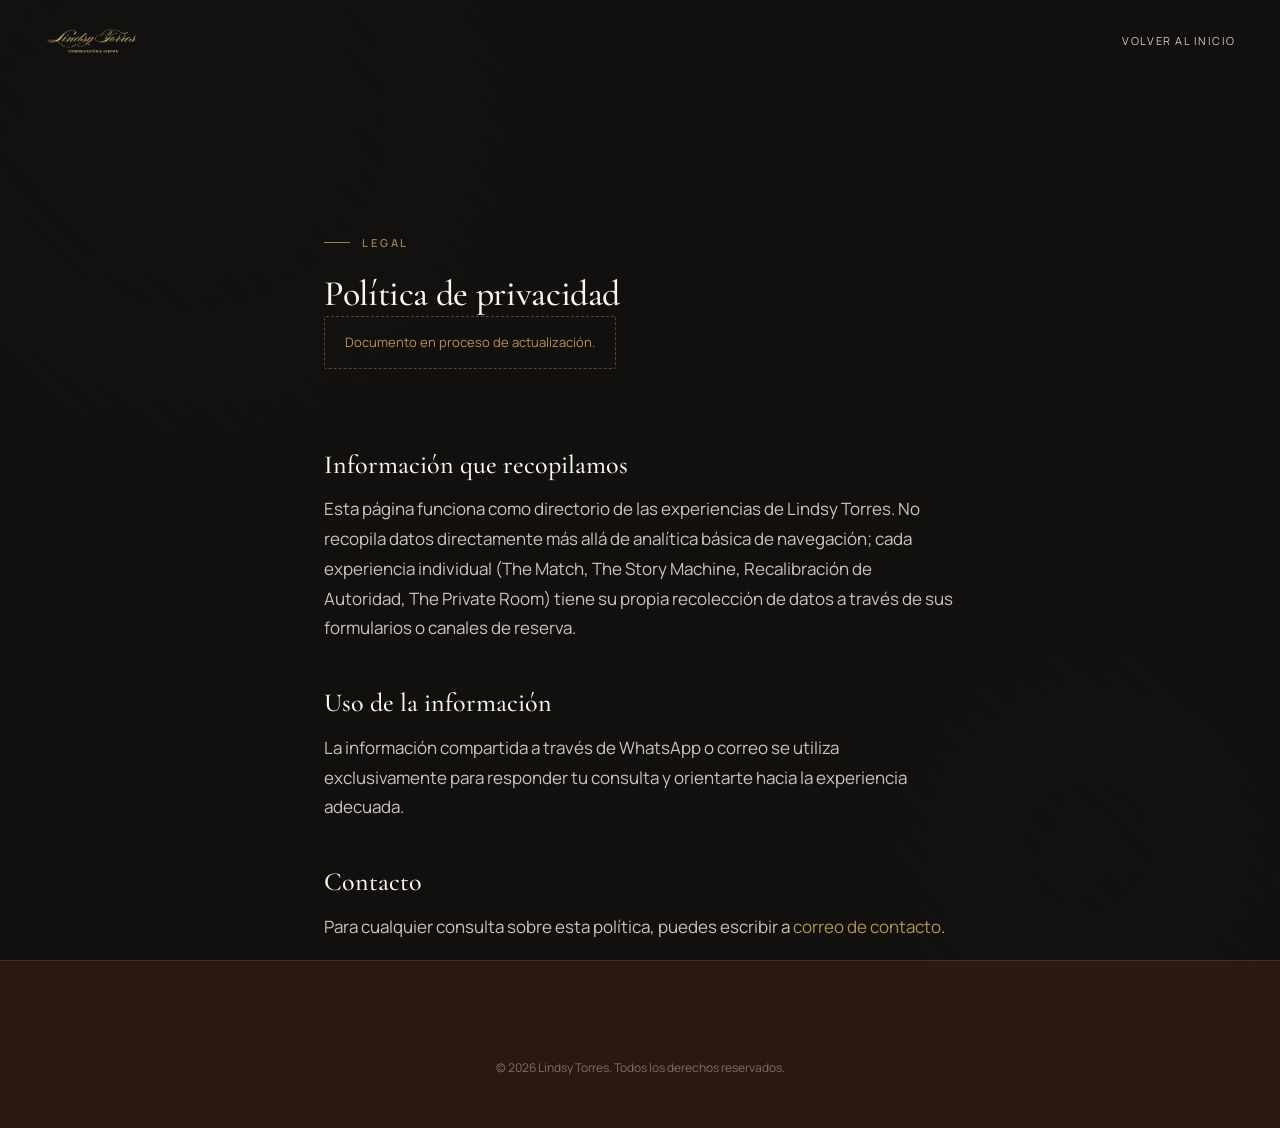
<file: privacy/index.html>
<!doctype html>
<html lang="es">
<head>
<meta charset="UTF-8" />
<meta name="viewport" content="width=device-width, initial-scale=1" />
<title>Política de privacidad | Lindsy Torres</title>
<meta name="description" content="Política de privacidad de lindsytorres.com." />
<meta name="robots" content="noindex, follow" />
<link rel="icon" href="../assets/icons/favicon.svg" type="image/svg+xml" />
<meta name="theme-color" content="#12100E" />
<link rel="preconnect" href="https://fonts.googleapis.com" />
<link rel="preconnect" href="https://fonts.gstatic.com" crossorigin />
<link href="https://fonts.googleapis.com/css2?family=Cormorant+Garamond:ital,wght@0,400;0,500;0,600;1,400&amp;family=Manrope:wght@300;400;500;600;700&amp;display=swap" rel="stylesheet" />
<link rel="stylesheet" href="../assets/css/main.css" />
</head>
<body class="grain">

<header class="site-header is-scrolled" data-site-header>
  <div class="container site-header__inner">
    <a href="../" class="brand-logo" aria-label="Lindsy Torres — inicio">
      <img src="../assets/images/lindsy/lindsy-torres-logo-2026-gold.png" alt="Lindsy Torres" width="180" height="56" />
    </a>
    <nav class="site-nav">
      <a href="../">Volver al inicio</a>
    </nav>
  </div>
</header>

<main class="legal-page">
  <div class="container legal-page__body">
    <p class="eyebrow">Legal</p>
    <h1 class="h2">Política de privacidad</h1>
    <p class="provisional-notice">Documento en proceso de actualización.</p>

    <h2>Información que recopilamos</h2>
    <p>Esta página funciona como directorio de las experiencias de Lindsy Torres. No recopila datos directamente más allá de analítica básica de navegación; cada experiencia individual (The Match, The Story Machine, Recalibración de Autoridad, The Private Room) tiene su propia recolección de datos a través de sus formularios o canales de reserva.</p>

    <h2>Uso de la información</h2>
    <p>La información compartida a través de WhatsApp o correo se utiliza exclusivamente para responder tu consulta y orientarte hacia la experiencia adecuada.</p>

    <h2>Contacto</h2>
    <p>Para cualquier consulta sobre esta política, puedes escribir a <a data-contact-email href="#" class="text-gold">correo de contacto</a>.</p>
  </div>
</main>

<footer class="site-footer">
  <div class="container">
    <p class="site-footer__bottom">&copy; <span data-year></span> Lindsy Torres. Todos los derechos reservados.</p>
  </div>
</footer>

<script src="../assets/js/config.js"></script>
<script src="../assets/js/main.js"></script>
</body>
</html>
</file>
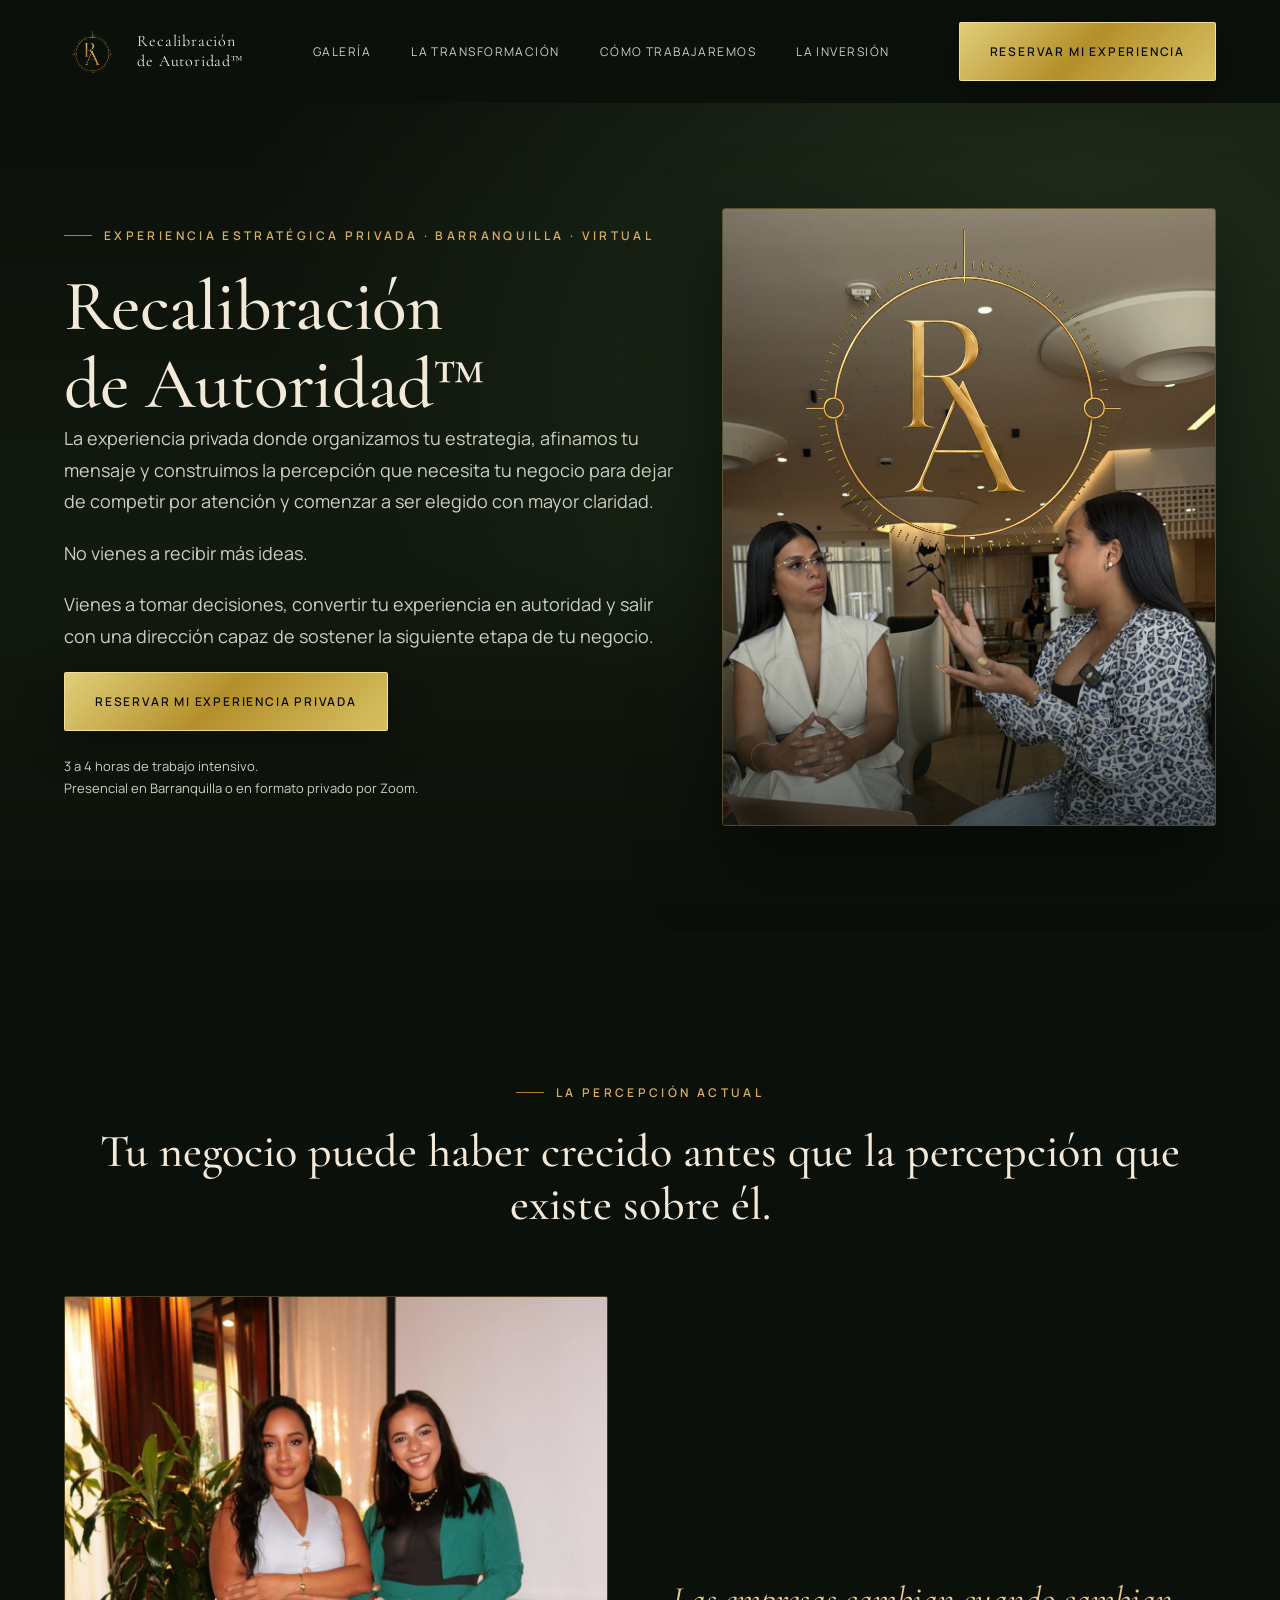
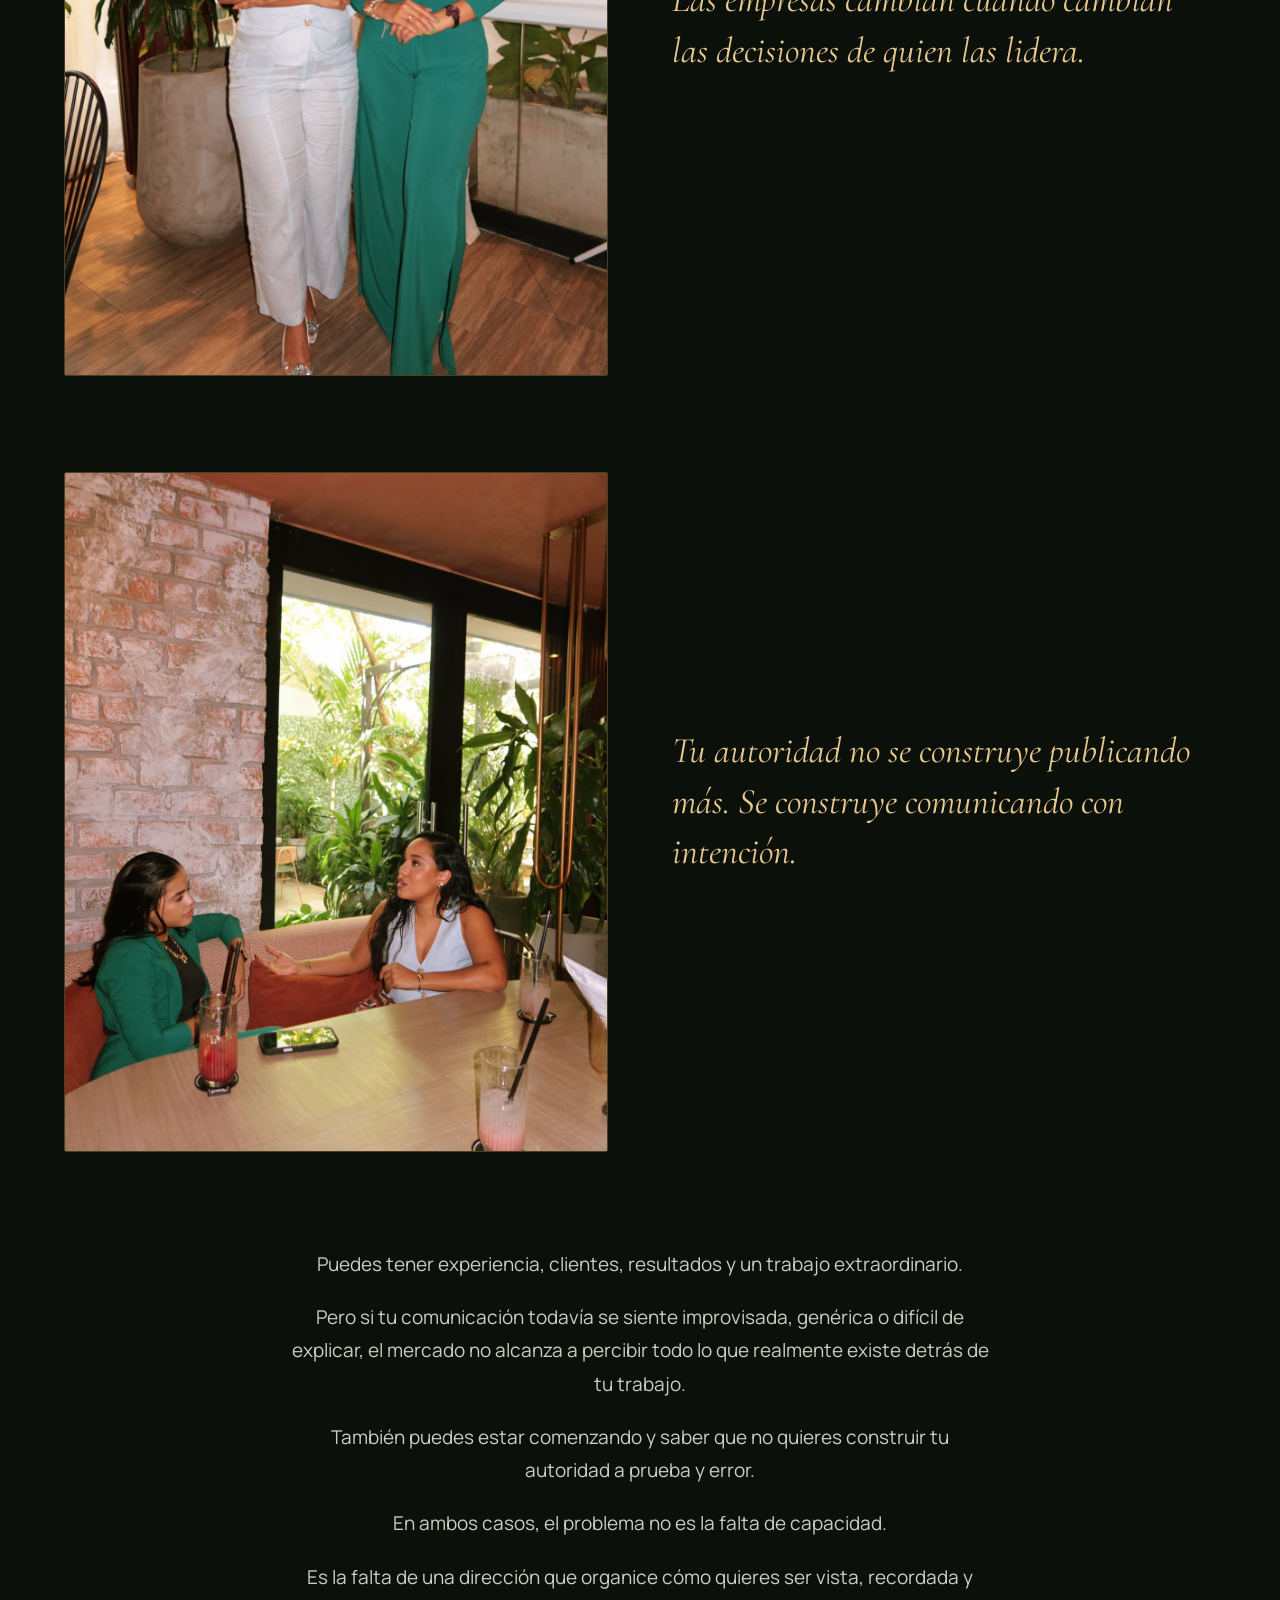
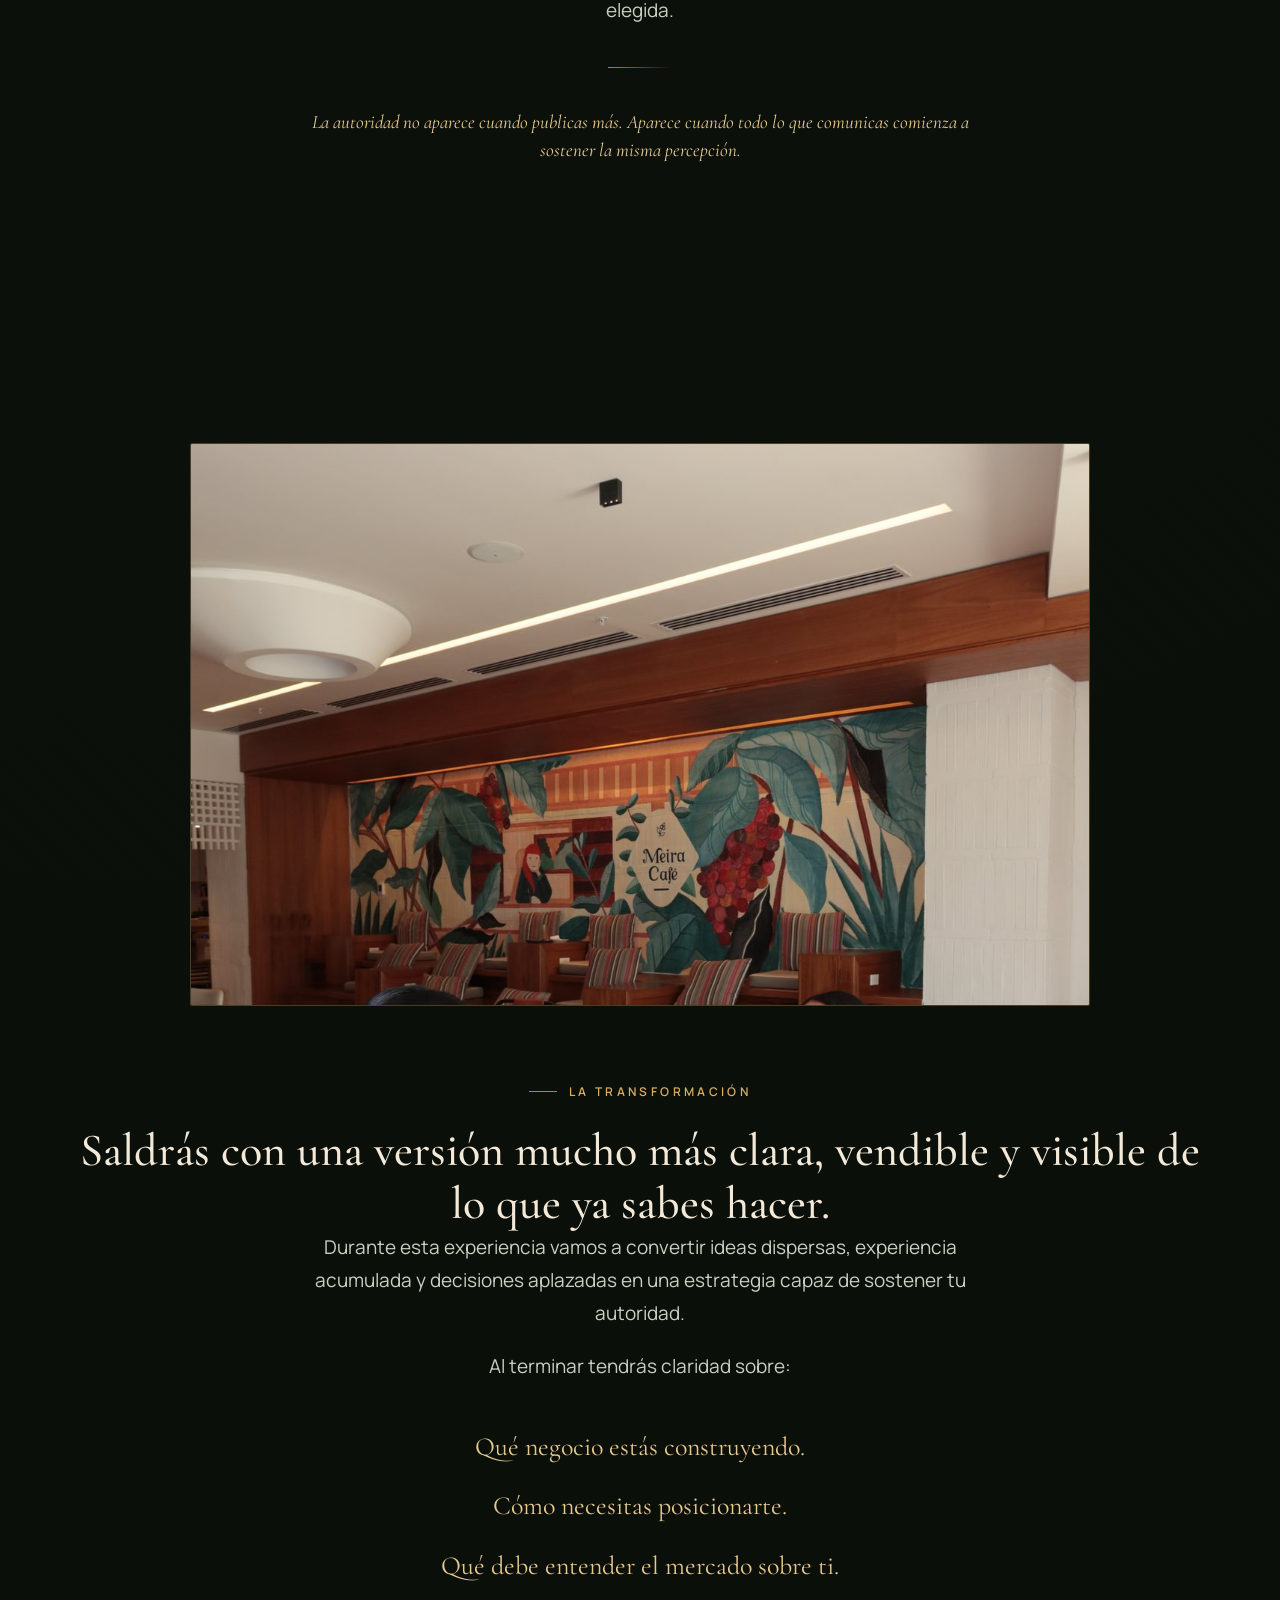
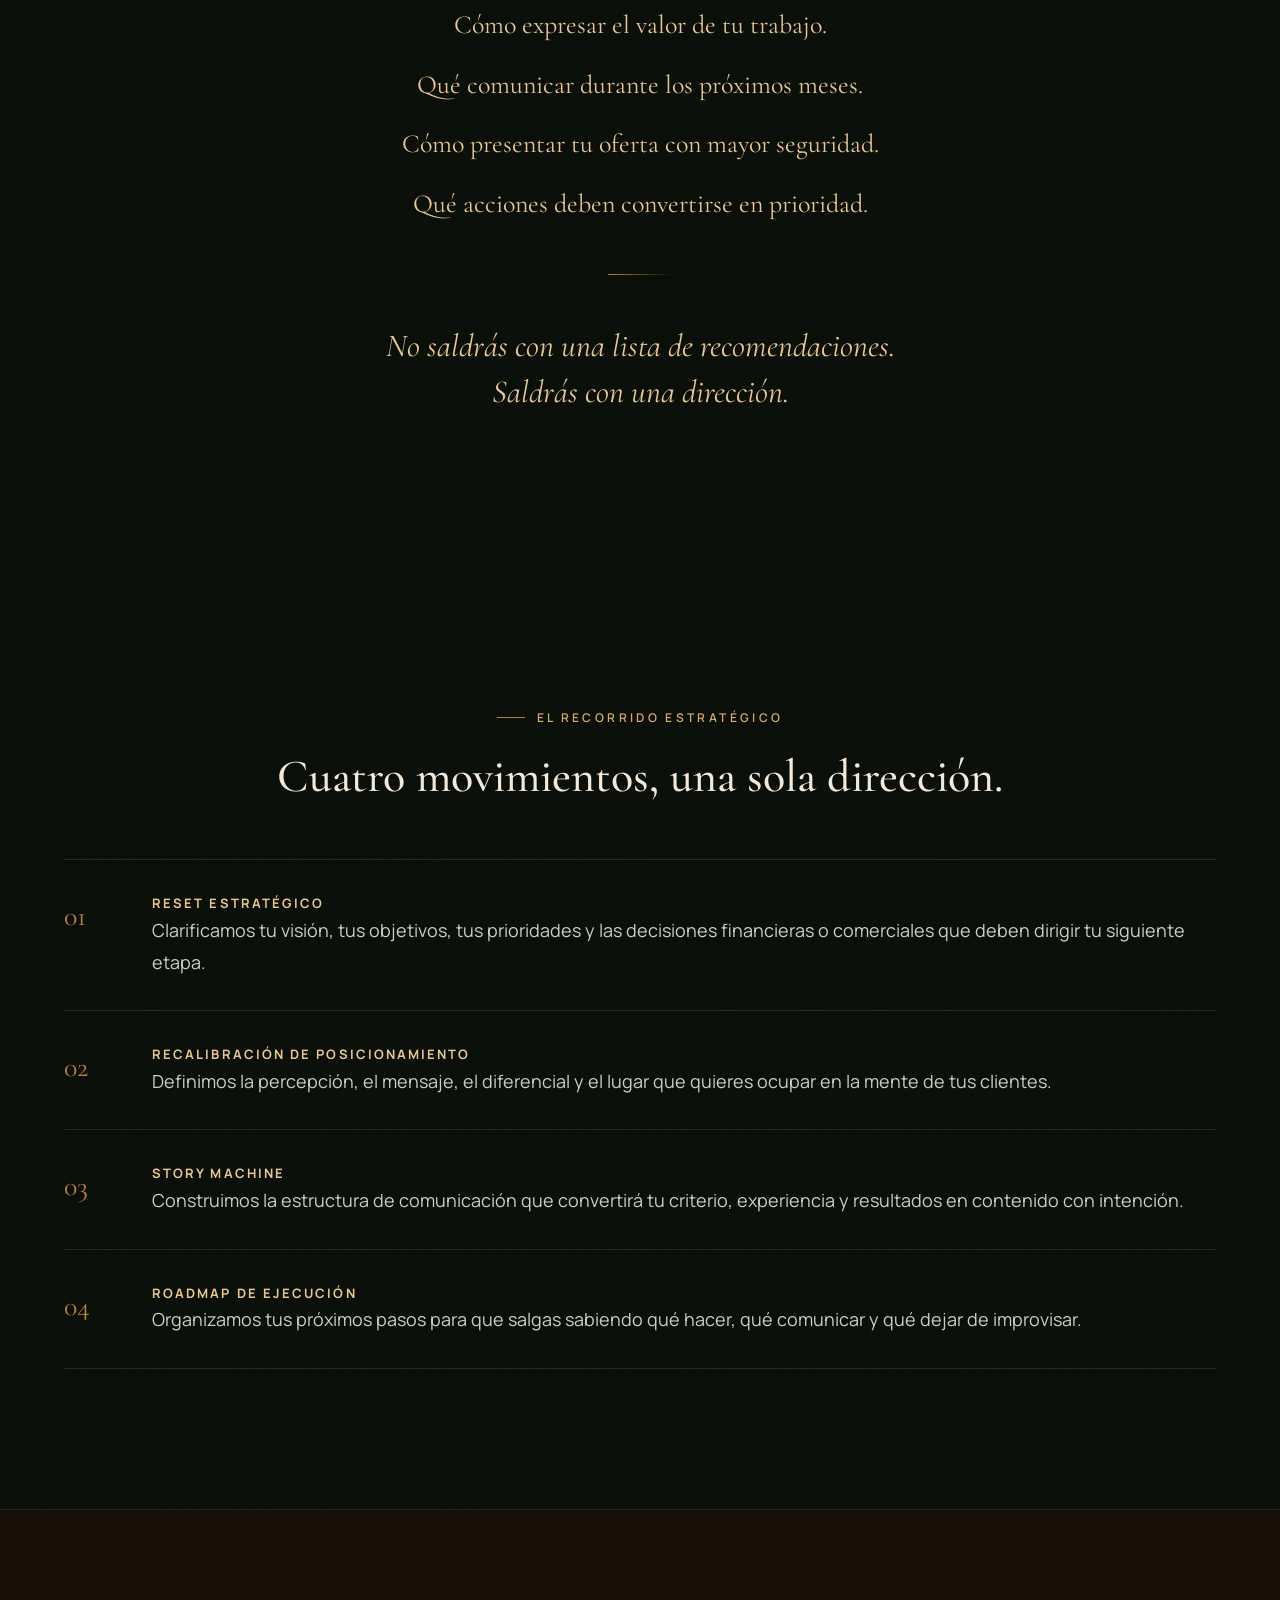
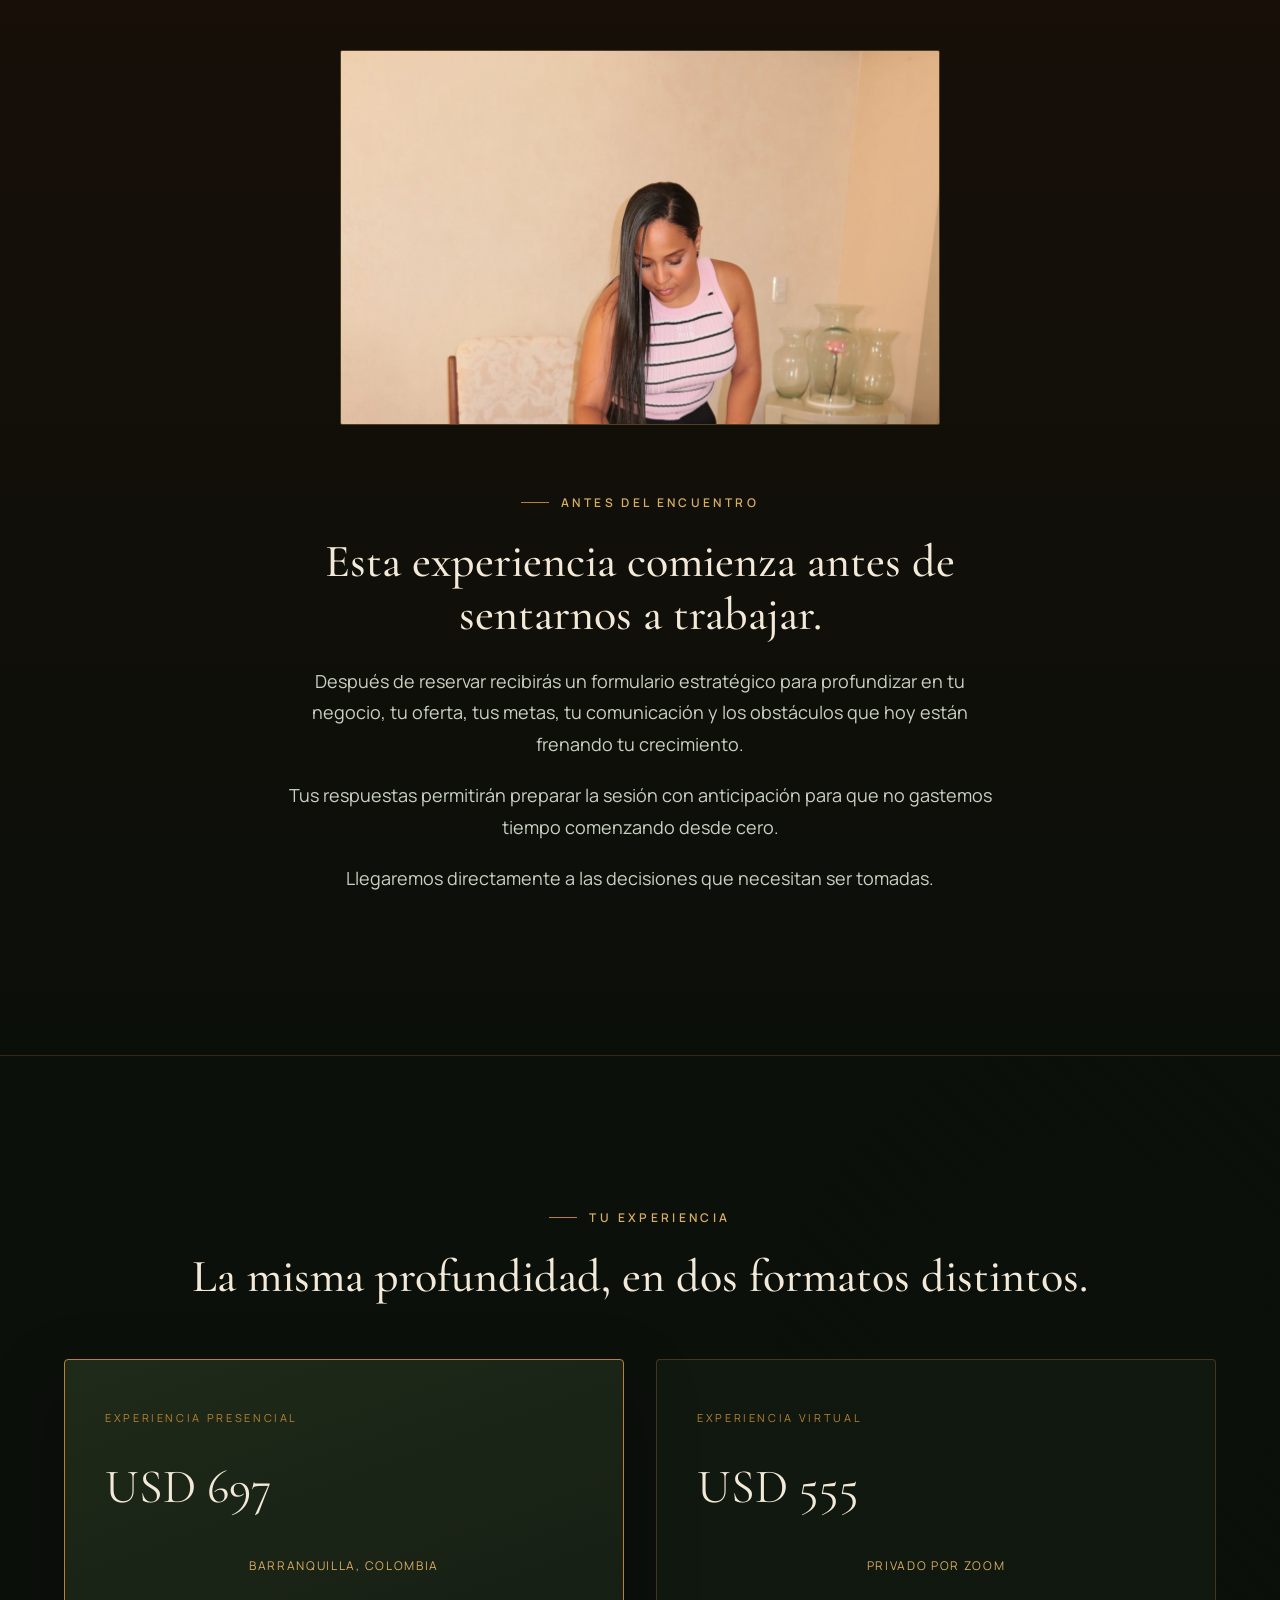
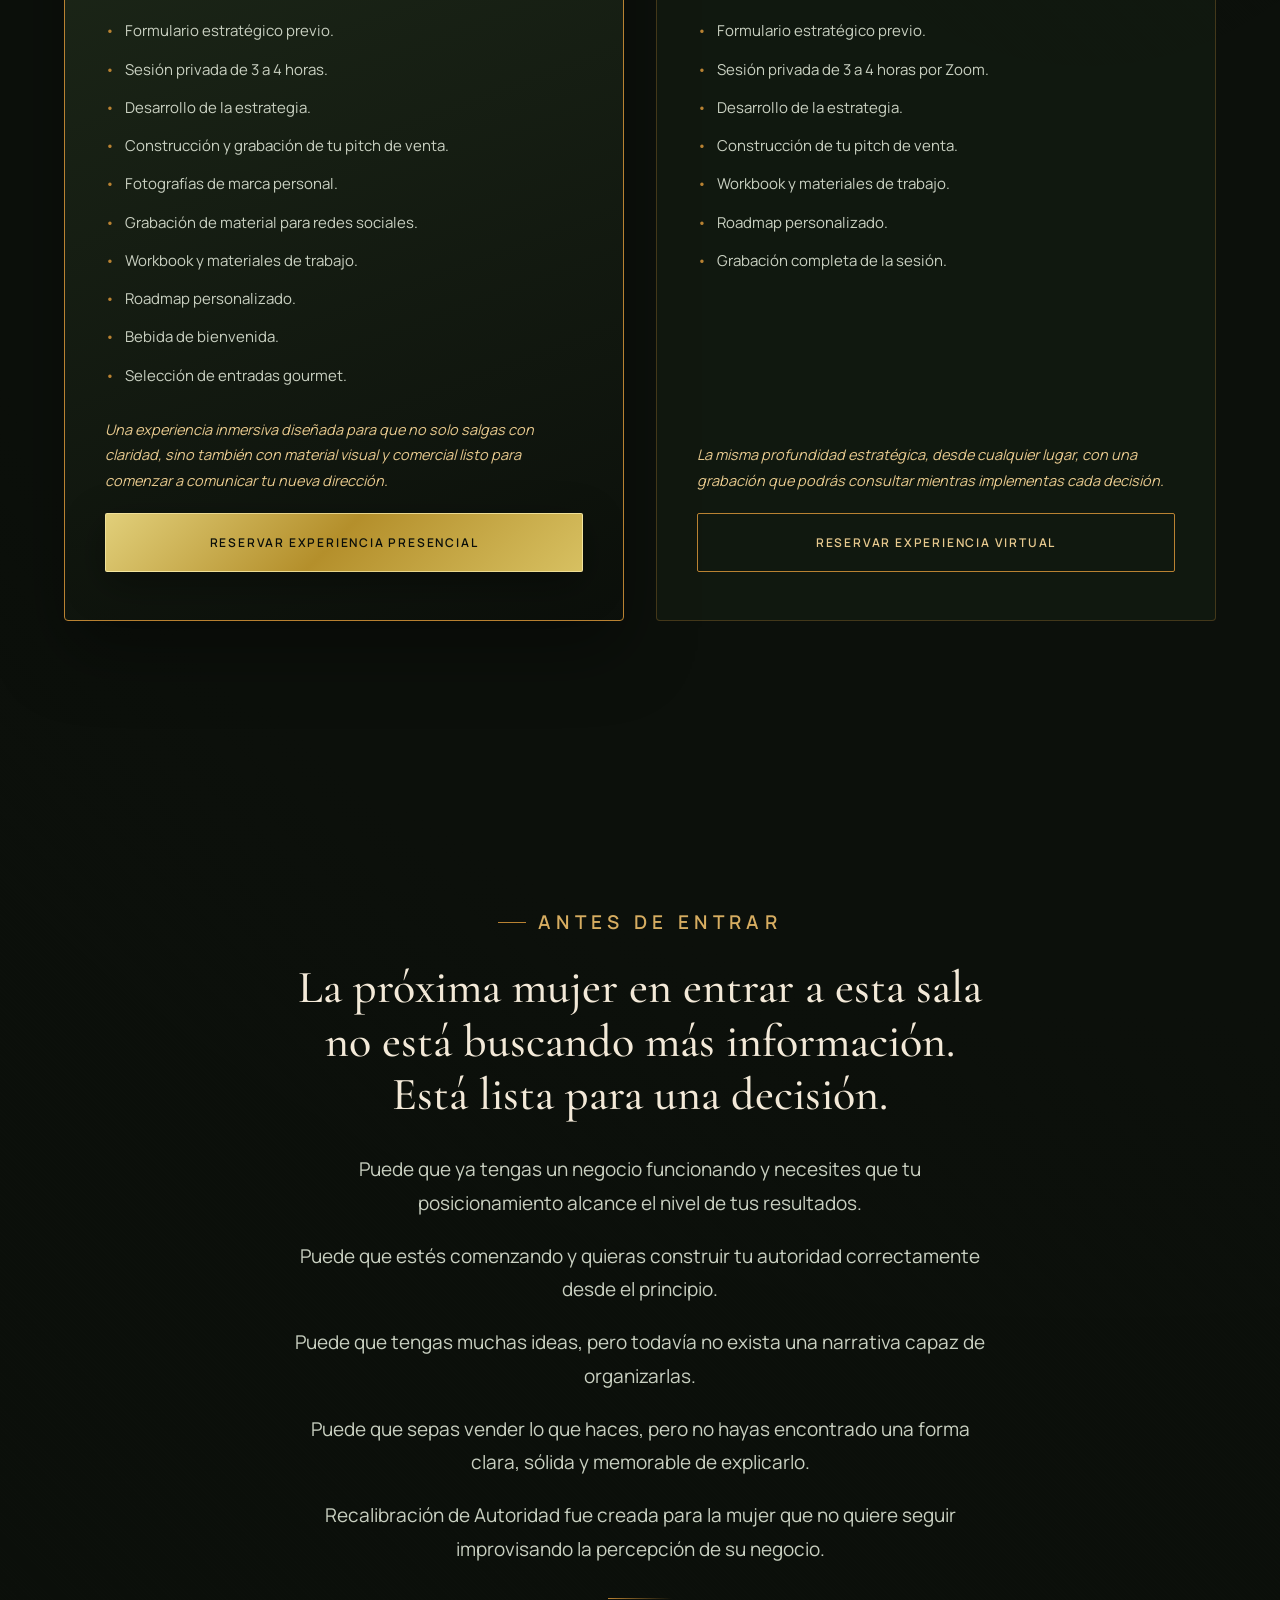
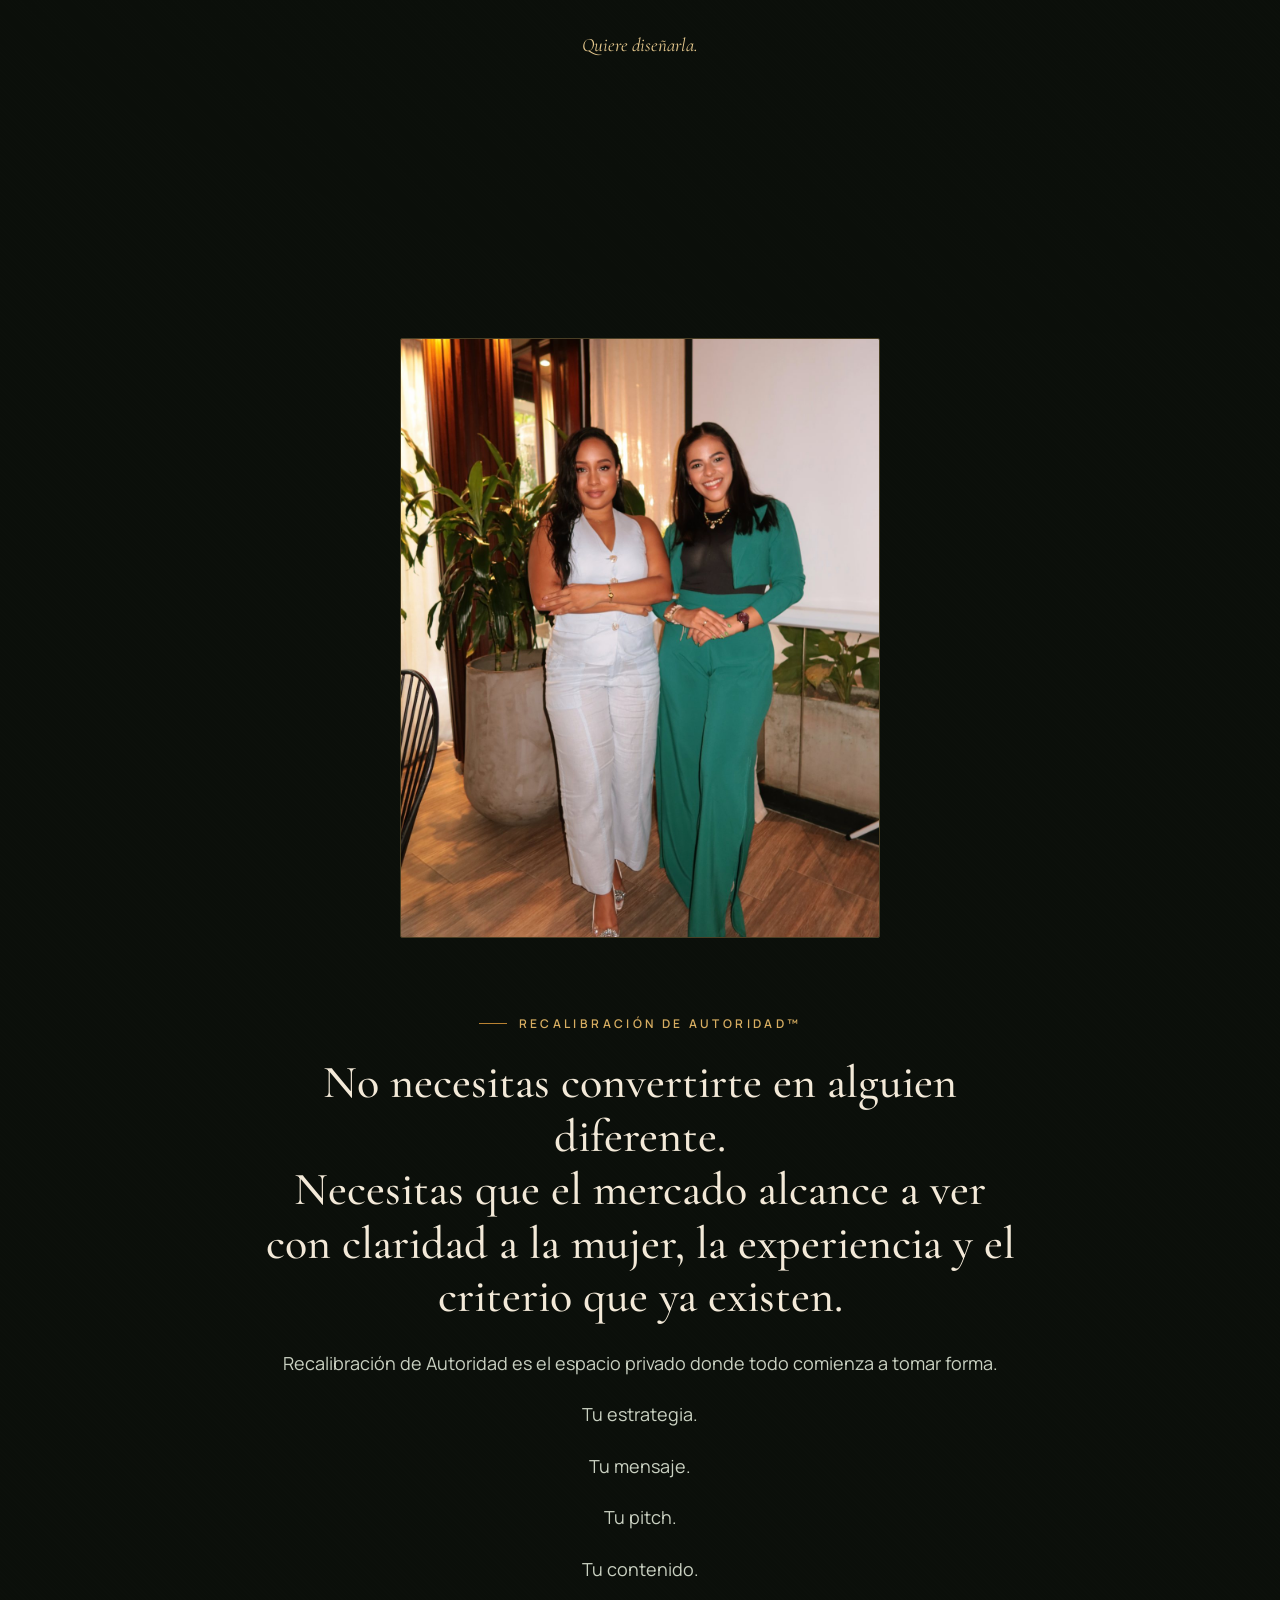
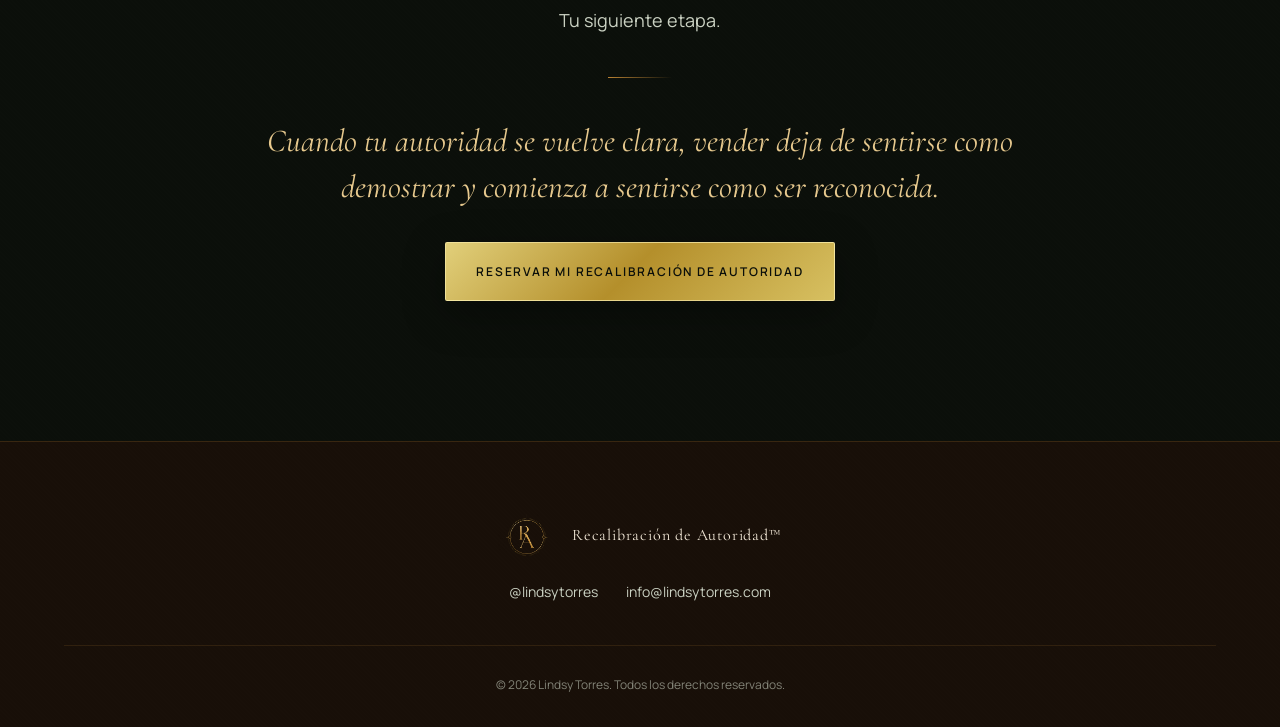
<file: recalibracion/index.html>
<!doctype html>
<html lang="es">
<head>
<meta charset="UTF-8" />
<meta name="viewport" content="width=device-width, initial-scale=1" />
<title>Recalibración de Autoridad™ | Lindsy Torres</title>
<meta name="description" content="La experiencia privada donde organizamos tu estrategia, afinamos tu mensaje y construimos la percepción que necesita tu negocio para dejar de competir por atención y comenzar a ser elegido con mayor claridad." />
<meta name="robots" content="index, follow" />
<link rel="icon" href="assets/icons/favicon.svg" type="image/svg+xml" />
<meta name="theme-color" content="#0B0F0A" />

<meta property="og:type" content="website" />
<meta property="og:title" content="Recalibración de Autoridad™ | Lindsy Torres" />
<meta property="og:description" content="La experiencia privada donde organizamos tu estrategia, afinamos tu mensaje y construimos la percepción que necesita tu negocio para ser elegido con mayor claridad." />
<meta name="twitter:card" content="summary_large_image" />

<link rel="preconnect" href="https://fonts.googleapis.com" />
<link rel="preconnect" href="https://fonts.gstatic.com" crossorigin />
<link href="https://fonts.googleapis.com/css2?family=Cormorant+Garamond:ital,wght@0,400;0,500;0,600;1,400&amp;family=Manrope:wght@300;400;500;600;700&amp;display=swap" rel="stylesheet" />
<link rel="stylesheet" href="assets/css/main.css" />
</head>
<body class="velvet-texture">

<header>
  <nav class="navbar" data-navbar>
    <div class="container navbar__inner">
      <a href="./" class="brand-lockup" aria-label="Recalibración de Autoridad — inicio">
        <img src="assets/images/ra-monogram.png" alt="" aria-hidden="true" class="ra-logo-img" width="42" height="42" />
        <span class="brand-lockup__name">Recalibración<br />de Autoridad™</span>
      </a>
      <div class="navbar__links">
        <a href="#galeria">Galería</a>
        <a href="#transformacion">La transformación</a>
        <a href="#como-trabajaremos">Cómo trabajaremos</a>
        <a href="#inversion">La inversión</a>
      </div>
      <a href="#" class="btn btn-primary navbar__cta" data-booking-link>Reservar mi experiencia</a>
      <button class="navbar__hamburger" data-hamburger aria-expanded="false" aria-label="Abrir menú" aria-controls="mobile-menu">
        <span></span><span></span><span></span>
      </button>
    </div>
  </nav>
  <div class="mobile-menu" data-mobile-menu id="mobile-menu">
    <a href="#galeria">Galería</a>
    <a href="#transformacion">La transformación</a>
    <a href="#como-trabajaremos">Cómo trabajaremos</a>
    <a href="#inversion">La inversión</a>
    <a href="#" class="btn btn-primary" data-booking-link>Reservar mi experiencia</a>
  </div>
</header>

<main>

<!-- HERO -->
<section class="hero">
  <div class="container hero__inner">
    <div class="hero__copy">
      <p class="eyebrow">Experiencia Estratégica Privada · Barranquilla · Virtual</p>
      <h1>Recalibración<br />de Autoridad™</h1>
      <p>La experiencia privada donde organizamos tu estrategia, afinamos tu mensaje y construimos la percepción que necesita tu negocio para dejar de competir por atención y comenzar a ser elegido con mayor claridad.</p>
      <p>No vienes a recibir más ideas.</p>
      <p>Vienes a tomar decisiones, convertir tu experiencia en autoridad y salir con una dirección capaz de sostener la siguiente etapa de tu negocio.</p>
      <div class="hero__actions">
        <a href="#" class="btn btn-primary" data-booking-link>Reservar mi experiencia privada</a>
      </div>
      <p class="hero__meta">3 a 4 horas de trabajo intensivo.<br />Presencial en Barranquilla o en formato privado por Zoom.</p>
    </div>
    <div class="hero__frame">
      <img src="assets/images/gallery/gallery-02-strategy-session.jpg" alt="Lindsy Torres en una sesión de trabajo estratégico" width="1012" height="1800" />
      <span class="hero__frame-monogram">
        <img src="assets/images/ra-monogram.png" alt="" aria-hidden="true" class="ra-logo-img" width="52" height="52" />
      </span>
    </div>
  </div>
</section>

<!-- GALERÍA — LA PERCEPCIÓN ACTUAL -->
<section id="galeria">
  <div class="container">
    <div class="reveal center" style="margin-bottom:64px;">
      <p class="eyebrow eyebrow--center">La Percepción Actual</p>
      <h2>Tu negocio puede haber crecido antes que la percepción que existe sobre él.</h2>
    </div>

    <div class="gallery">
      <div class="gallery-row reveal">
        <div class="gallery-row__photo">
          <img src="assets/images/gallery/gallery-01-duo-standing.jpg" alt="Lindsy Torres junto a una clienta" loading="lazy" width="1200" height="1800" />
        </div>
        <p class="gallery-row__quote">Las empresas cambian cuando cambian las decisiones de quien las lidera.</p>
      </div>

      <div class="gallery-row gallery-row--reverse reveal">
        <p class="gallery-row__quote">Tu autoridad no se construye publicando más. Se construye comunicando con intención.</p>
        <div class="gallery-row__photo">
          <img src="assets/images/gallery/gallery-04-conversation-drinks.jpg" alt="Conversación estratégica entre Lindsy Torres y una clienta" loading="lazy" width="1200" height="1800" />
        </div>
      </div>
    </div>

    <div class="editorial-block reveal" style="margin-top:96px;">
      <p>Puedes tener experiencia, clientes, resultados y un trabajo extraordinario.</p>
      <p>Pero si tu comunicación todavía se siente improvisada, genérica o difícil de explicar, el mercado no alcanza a percibir todo lo que realmente existe detrás de tu trabajo.</p>
      <p>También puedes estar comenzando y saber que no quieres construir tu autoridad a prueba y error.</p>
      <p>En ambos casos, el problema no es la falta de capacidad.</p>
      <p>Es la falta de una dirección que organice cómo quieres ser vista, recordada y elegida.</p>
      <div class="gold-rule gold-rule--reveal" style="margin:40px auto;"></div>
      <p class="pull-quote">La autoridad no aparece cuando publicas más. Aparece cuando todo lo que comunicas comienza a sostener la misma percepción.</p>
    </div>
  </div>
</section>

<!-- LA TRANSFORMACIÓN -->
<section id="transformacion">
  <div class="container">
    <div class="gallery-single reveal" style="margin-bottom:64px;">
      <img src="assets/images/gallery/gallery-05-cafe-meeting.jpg" alt="Lindsy Torres trabajando con una clienta" loading="lazy" width="1200" height="1800" />
    </div>

    <div class="reveal center">
      <p class="eyebrow eyebrow--center">La Transformación</p>
      <h2>Saldrás con una versión mucho más clara, vendible y visible de lo que ya sabes hacer.</h2>
    </div>

    <div class="editorial-block reveal">
      <p>Durante esta experiencia vamos a convertir ideas dispersas, experiencia acumulada y decisiones aplazadas en una estrategia capaz de sostener tu autoridad.</p>
      <p>Al terminar tendrás claridad sobre:</p>
    </div>

    <div class="result-list reveal">
      <p>Qué negocio estás construyendo.</p>
      <p>Cómo necesitas posicionarte.</p>
      <p>Qué debe entender el mercado sobre ti.</p>
      <p>Cómo expresar el valor de tu trabajo.</p>
      <p>Qué comunicar durante los próximos meses.</p>
      <p>Cómo presentar tu oferta con mayor seguridad.</p>
      <p>Qué acciones deben convertirse en prioridad.</p>
    </div>

    <div class="gold-rule gold-rule--reveal" style="margin:48px auto;"></div>
    <p class="pull-quote reveal">No saldrás con una lista de recomendaciones.<br />Saldrás con una dirección.</p>
  </div>
</section>

<!-- CÓMO TRABAJAREMOS — EL RECORRIDO ESTRATÉGICO -->
<section id="como-trabajaremos">
  <div class="container">
    <div class="reveal center">
      <p class="eyebrow eyebrow--center">El Recorrido Estratégico</p>
      <h2>Cuatro movimientos, una sola dirección.</h2>
    </div>
    <div class="process-list">
      <div class="process-item reveal">
        <span class="process-item__number">01</span>
        <div>
          <p class="process-item__title">Reset Estratégico</p>
          <p>Clarificamos tu visión, tus objetivos, tus prioridades y las decisiones financieras o comerciales que deben dirigir tu siguiente etapa.</p>
        </div>
      </div>
      <div class="process-item reveal">
        <span class="process-item__number">02</span>
        <div>
          <p class="process-item__title">Recalibración de Posicionamiento</p>
          <p>Definimos la percepción, el mensaje, el diferencial y el lugar que quieres ocupar en la mente de tus clientes.</p>
        </div>
      </div>
      <div class="process-item reveal">
        <span class="process-item__number">03</span>
        <div>
          <p class="process-item__title">Story Machine</p>
          <p>Construimos la estructura de comunicación que convertirá tu criterio, experiencia y resultados en contenido con intención.</p>
        </div>
      </div>
      <div class="process-item reveal">
        <span class="process-item__number">04</span>
        <div>
          <p class="process-item__title">Roadmap de Ejecución</p>
          <p>Organizamos tus próximos pasos para que salgas sabiendo qué hacer, qué comunicar y qué dejar de improvisar.</p>
        </div>
      </div>
    </div>
  </div>
</section>

<!-- TODO COMIENZA ANTES DEL ENCUENTRO -->
<section class="pre-price">
  <div class="container">
    <div class="gallery-single reveal" style="max-width:600px; margin:0 auto 56px;">
      <img src="assets/images/gallery/gallery-03-writing-notes.jpg" alt="Lindsy Torres preparando el material estratégico" loading="lazy" width="1200" height="1800" style="aspect-ratio:4/5;" />
    </div>
    <div class="pre-price__inner reveal">
      <p class="eyebrow eyebrow--center">Antes Del Encuentro</p>
      <h2>Esta experiencia comienza antes de sentarnos a trabajar.</h2>
      <p style="margin-top:24px;">Después de reservar recibirás un formulario estratégico para profundizar en tu negocio, tu oferta, tus metas, tu comunicación y los obstáculos que hoy están frenando tu crecimiento.</p>
      <p>Tus respuestas permitirán preparar la sesión con anticipación para que no gastemos tiempo comenzando desde cero.</p>
      <p>Llegaremos directamente a las decisiones que necesitan ser tomadas.</p>
    </div>
  </div>
</section>

<!-- LA INVERSIÓN -->
<section id="inversion">
  <div class="container">
    <div class="reveal center">
      <p class="eyebrow eyebrow--center">Tu Experiencia</p>
      <h2>La misma profundidad, en dos formatos distintos.</h2>
    </div>

    <div class="pricing-grid">
      <div class="pricing-card pricing-card--primary reveal">
        <span class="pricing-card__label">Experiencia Presencial</span>
        <div class="pricing-card__price">USD 697</div>
        <p class="pricing-card__location">Barranquilla, Colombia</p>
        <ul class="pricing-card__list" style="margin-top:22px;">
          <li>Formulario estratégico previo.</li>
          <li>Sesión privada de 3 a 4 horas.</li>
          <li>Desarrollo de la estrategia.</li>
          <li>Construcción y grabación de tu pitch de venta.</li>
          <li>Fotografías de marca personal.</li>
          <li>Grabación de material para redes sociales.</li>
          <li>Workbook y materiales de trabajo.</li>
          <li>Roadmap personalizado.</li>
          <li>Bebida de bienvenida.</li>
          <li>Selección de entradas gourmet.</li>
        </ul>
        <p style="font-style:italic; color:var(--champagne); font-size:14.5px;">Una experiencia inmersiva diseñada para que no solo salgas con claridad, sino también con material visual y comercial listo para comenzar a comunicar tu nueva dirección.</p>
        <a href="#" class="btn btn-primary btn-block" data-booking-link>Reservar experiencia presencial</a>
      </div>

      <div class="pricing-card reveal reveal-delay-1">
        <span class="pricing-card__label">Experiencia Virtual</span>
        <div class="pricing-card__price">USD 555</div>
        <p class="pricing-card__location">Privado por Zoom</p>
        <ul class="pricing-card__list" style="margin-top:22px;">
          <li>Formulario estratégico previo.</li>
          <li>Sesión privada de 3 a 4 horas por Zoom.</li>
          <li>Desarrollo de la estrategia.</li>
          <li>Construcción de tu pitch de venta.</li>
          <li>Workbook y materiales de trabajo.</li>
          <li>Roadmap personalizado.</li>
          <li>Grabación completa de la sesión.</li>
        </ul>
        <p style="font-style:italic; color:var(--champagne); font-size:14.5px;">La misma profundidad estratégica, desde cualquier lugar, con una grabación que podrás consultar mientras implementas cada decisión.</p>
        <a href="#" class="btn btn-secondary btn-block" data-booking-link>Reservar experiencia virtual</a>
      </div>
    </div>
  </div>
</section>

<!-- LA PRÓXIMA MUJER -->
<section id="para-quien">
  <div class="container">
    <div class="editorial-block reveal">
      <p class="eyebrow eyebrow--center">Antes De Entrar</p>
      <h2>La próxima mujer en entrar a esta sala no está buscando más información. Está lista para una decisión.</h2>
      <p style="margin-top:32px;">Puede que ya tengas un negocio funcionando y necesites que tu posicionamiento alcance el nivel de tus resultados.</p>
      <p>Puede que estés comenzando y quieras construir tu autoridad correctamente desde el principio.</p>
      <p>Puede que tengas muchas ideas, pero todavía no exista una narrativa capaz de organizarlas.</p>
      <p>Puede que sepas vender lo que haces, pero no hayas encontrado una forma clara, sólida y memorable de explicarlo.</p>
      <p>Recalibración de Autoridad fue creada para la mujer que no quiere seguir improvisando la percepción de su negocio.</p>
      <div class="gold-rule gold-rule--reveal" style="margin:32px auto;"></div>
      <p class="pull-quote">Quiere diseñarla.</p>
    </div>
  </div>
</section>

<!-- CIERRE -->
<section id="cierre">
  <div class="container">
    <div class="gallery-row__photo reveal" style="max-width:480px; margin:0 auto 64px;">
      <img src="assets/images/gallery/gallery-01-duo-standing.jpg" alt="Lindsy Torres" loading="lazy" width="1200" height="1800" />
    </div>

    <div class="center-cta reveal">
      <p class="eyebrow eyebrow--center">Recalibración de Autoridad™</p>
      <h2>No necesitas convertirte en alguien diferente.<br />Necesitas que el mercado alcance a ver con claridad a la mujer, la experiencia y el criterio que ya existen.</h2>
      <p style="margin-top:24px;">Recalibración de Autoridad es el espacio privado donde todo comienza a tomar forma.</p>
      <p>Tu estrategia.</p>
      <p>Tu mensaje.</p>
      <p>Tu pitch.</p>
      <p>Tu contenido.</p>
      <p>Tu siguiente etapa.</p>
      <div class="gold-rule gold-rule--reveal" style="margin:40px auto;"></div>
      <p class="pull-quote">Cuando tu autoridad se vuelve clara, vender deja de sentirse como demostrar y comienza a sentirse como ser reconocida.</p>
      <div style="margin-top:32px;">
        <a href="#" class="btn btn-primary" data-booking-link>Reservar mi Recalibración de Autoridad</a>
      </div>
    </div>
  </div>
</section>

</main>

<footer class="footer">
  <div class="container">
    <div class="footer__top">
      <div class="brand-lockup">
        <img src="assets/images/ra-monogram.png" alt="" aria-hidden="true" class="ra-logo-img" width="42" height="42" />
        <span class="brand-lockup__name">Recalibración de Autoridad™</span>
      </div>
      <div class="footer__links">
        <a href="#" data-instagram-link target="_blank" rel="noopener">@lindsytorres</a>
        <a href="#" data-contact-email>Correo</a>
      </div>
    </div>
    <div class="footer__bottom">
      &copy; <span data-year></span> Lindsy Torres. Todos los derechos reservados.
    </div>
  </div>
</footer>

<script src="assets/js/config.js"></script>
<script src="assets/js/main.js"></script>
</body>
</html>
</file>
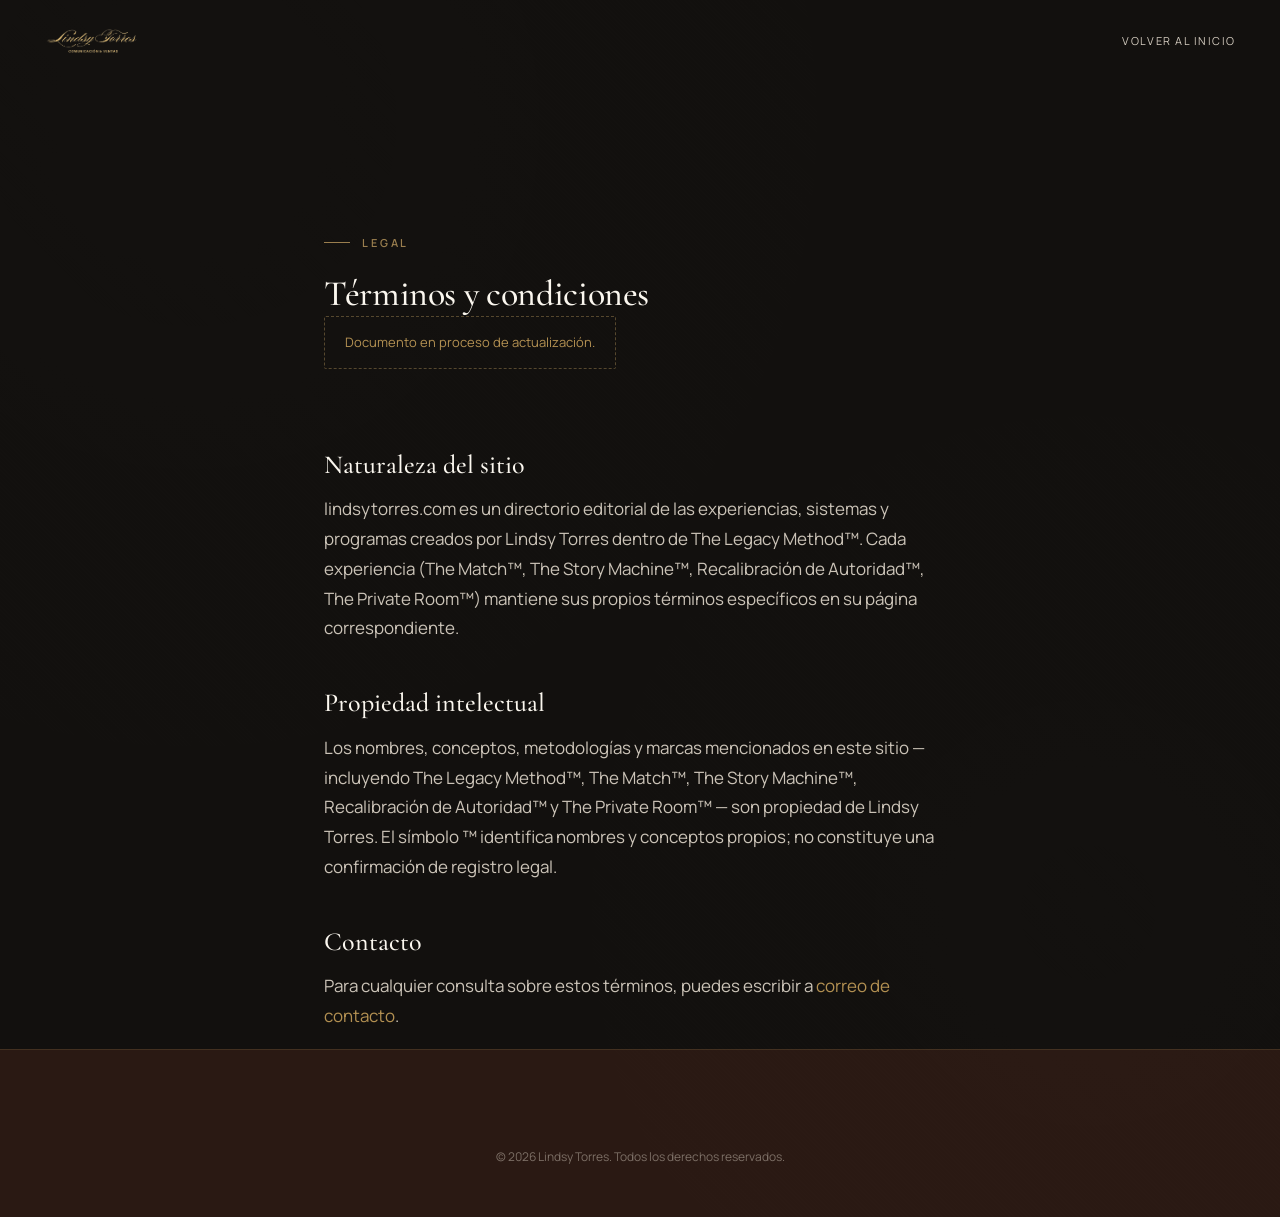
<file: terms/index.html>
<!doctype html>
<html lang="es">
<head>
<meta charset="UTF-8" />
<meta name="viewport" content="width=device-width, initial-scale=1" />
<title>Términos y condiciones | Lindsy Torres</title>
<meta name="description" content="Términos y condiciones de lindsytorres.com." />
<meta name="robots" content="noindex, follow" />
<link rel="icon" href="../assets/icons/favicon.svg" type="image/svg+xml" />
<meta name="theme-color" content="#12100E" />
<link rel="preconnect" href="https://fonts.googleapis.com" />
<link rel="preconnect" href="https://fonts.gstatic.com" crossorigin />
<link href="https://fonts.googleapis.com/css2?family=Cormorant+Garamond:ital,wght@0,400;0,500;0,600;1,400&amp;family=Manrope:wght@300;400;500;600;700&amp;display=swap" rel="stylesheet" />
<link rel="stylesheet" href="../assets/css/main.css" />
</head>
<body class="grain">

<header class="site-header is-scrolled" data-site-header>
  <div class="container site-header__inner">
    <a href="../" class="brand-logo" aria-label="Lindsy Torres — inicio">
      <img src="../assets/images/lindsy/lindsy-torres-logo-2026-gold.png" alt="Lindsy Torres" width="180" height="56" />
    </a>
    <nav class="site-nav">
      <a href="../">Volver al inicio</a>
    </nav>
  </div>
</header>

<main class="legal-page">
  <div class="container legal-page__body">
    <p class="eyebrow">Legal</p>
    <h1 class="h2">Términos y condiciones</h1>
    <p class="provisional-notice">Documento en proceso de actualización.</p>

    <h2>Naturaleza del sitio</h2>
    <p>lindsytorres.com es un directorio editorial de las experiencias, sistemas y programas creados por Lindsy Torres dentro de The Legacy Method™. Cada experiencia (The Match™, The Story Machine™, Recalibración de Autoridad™, The Private Room™) mantiene sus propios términos específicos en su página correspondiente.</p>

    <h2>Propiedad intelectual</h2>
    <p>Los nombres, conceptos, metodologías y marcas mencionados en este sitio — incluyendo The Legacy Method™, The Match™, The Story Machine™, Recalibración de Autoridad™ y The Private Room™ — son propiedad de Lindsy Torres. El símbolo ™ identifica nombres y conceptos propios; no constituye una confirmación de registro legal.</p>

    <h2>Contacto</h2>
    <p>Para cualquier consulta sobre estos términos, puedes escribir a <a data-contact-email href="#" class="text-gold">correo de contacto</a>.</p>
  </div>
</main>

<footer class="site-footer">
  <div class="container">
    <p class="site-footer__bottom">&copy; <span data-year></span> Lindsy Torres. Todos los derechos reservados.</p>
  </div>
</footer>

<script src="../assets/js/config.js"></script>
<script src="../assets/js/main.js"></script>
</body>
</html>
</file>
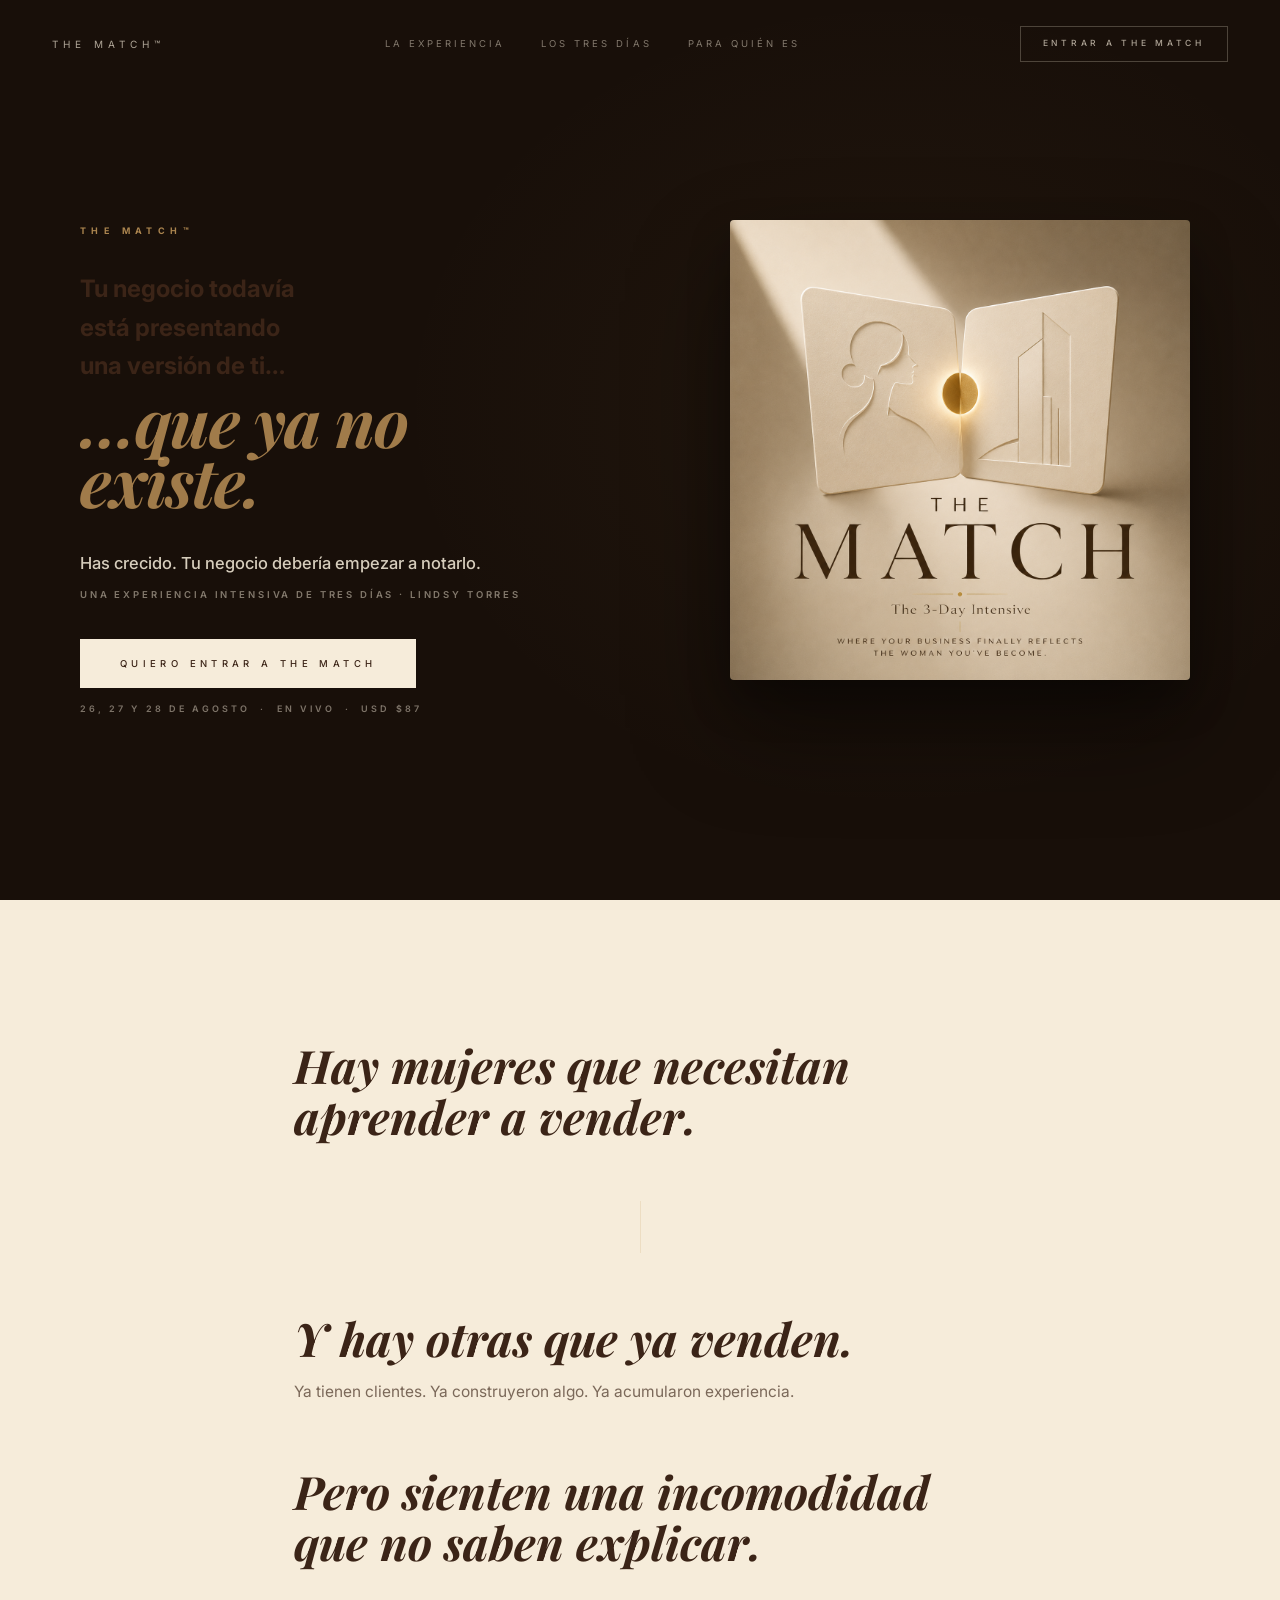
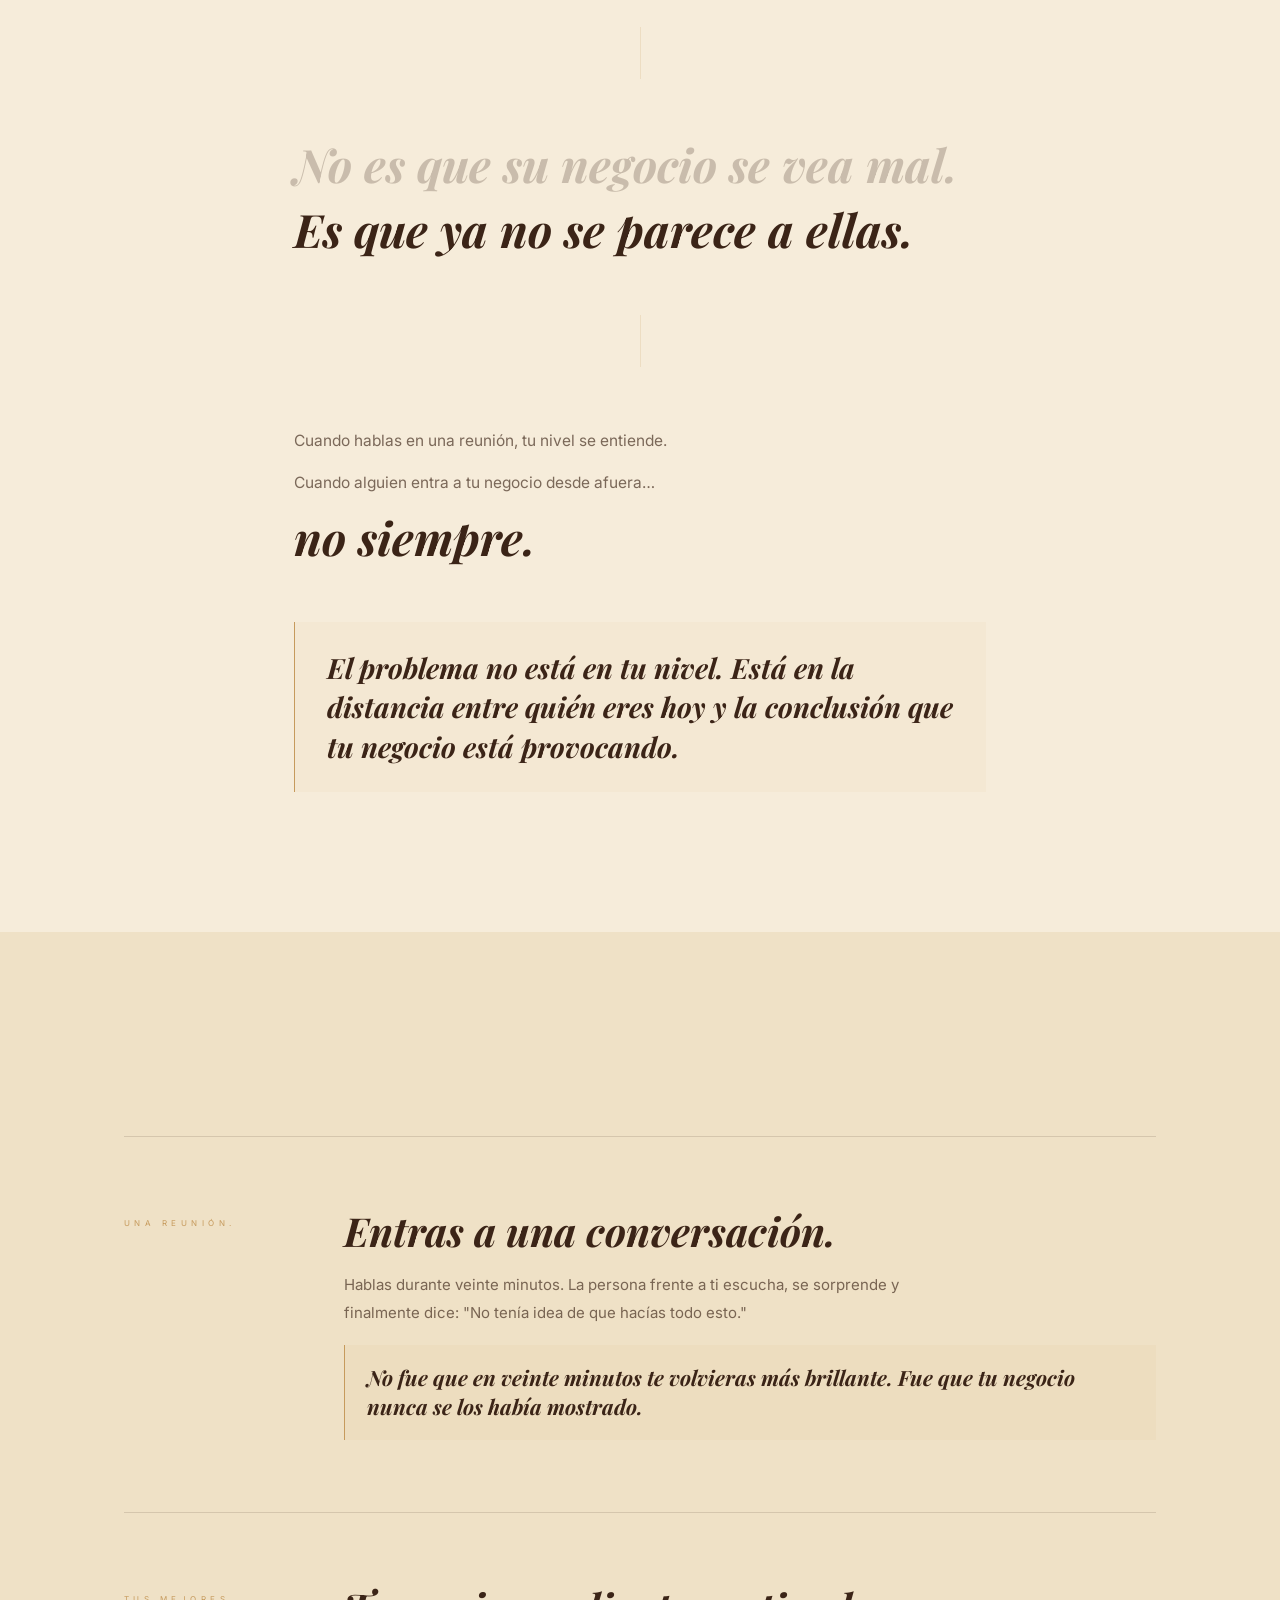
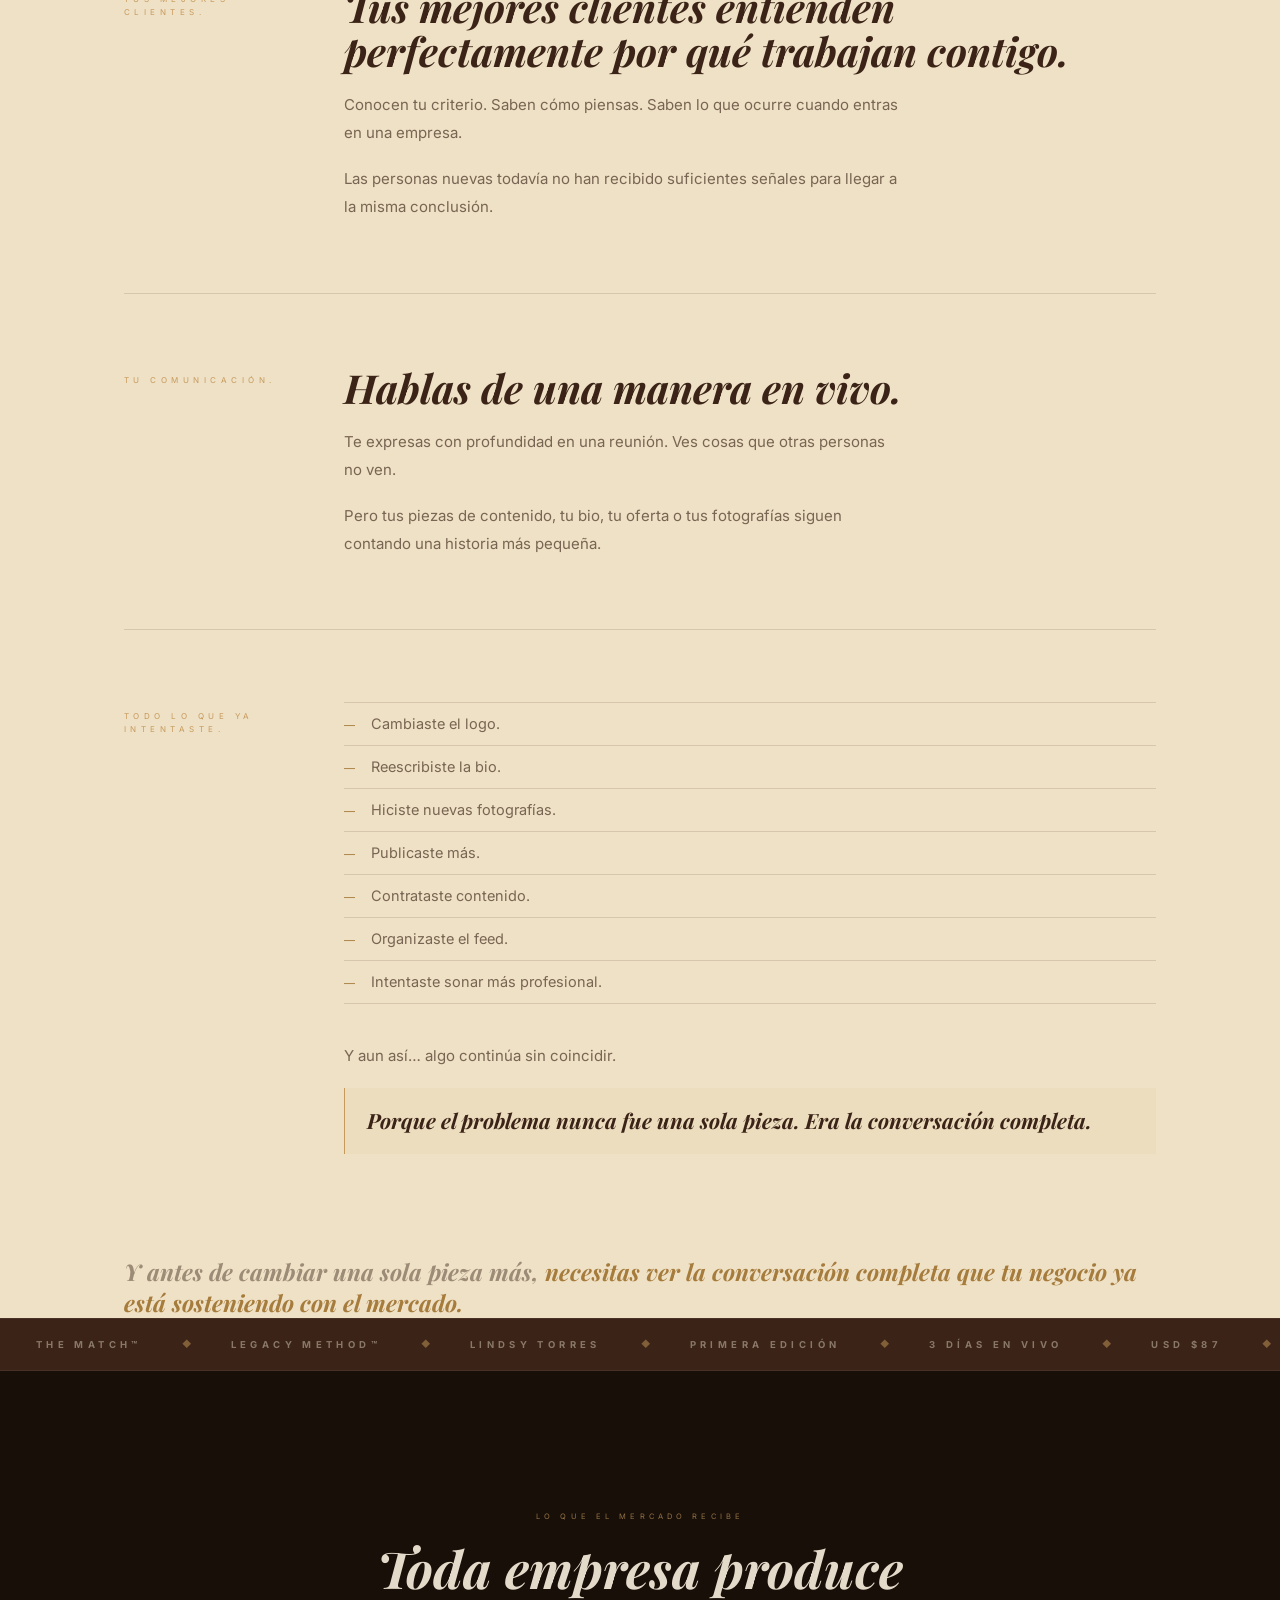
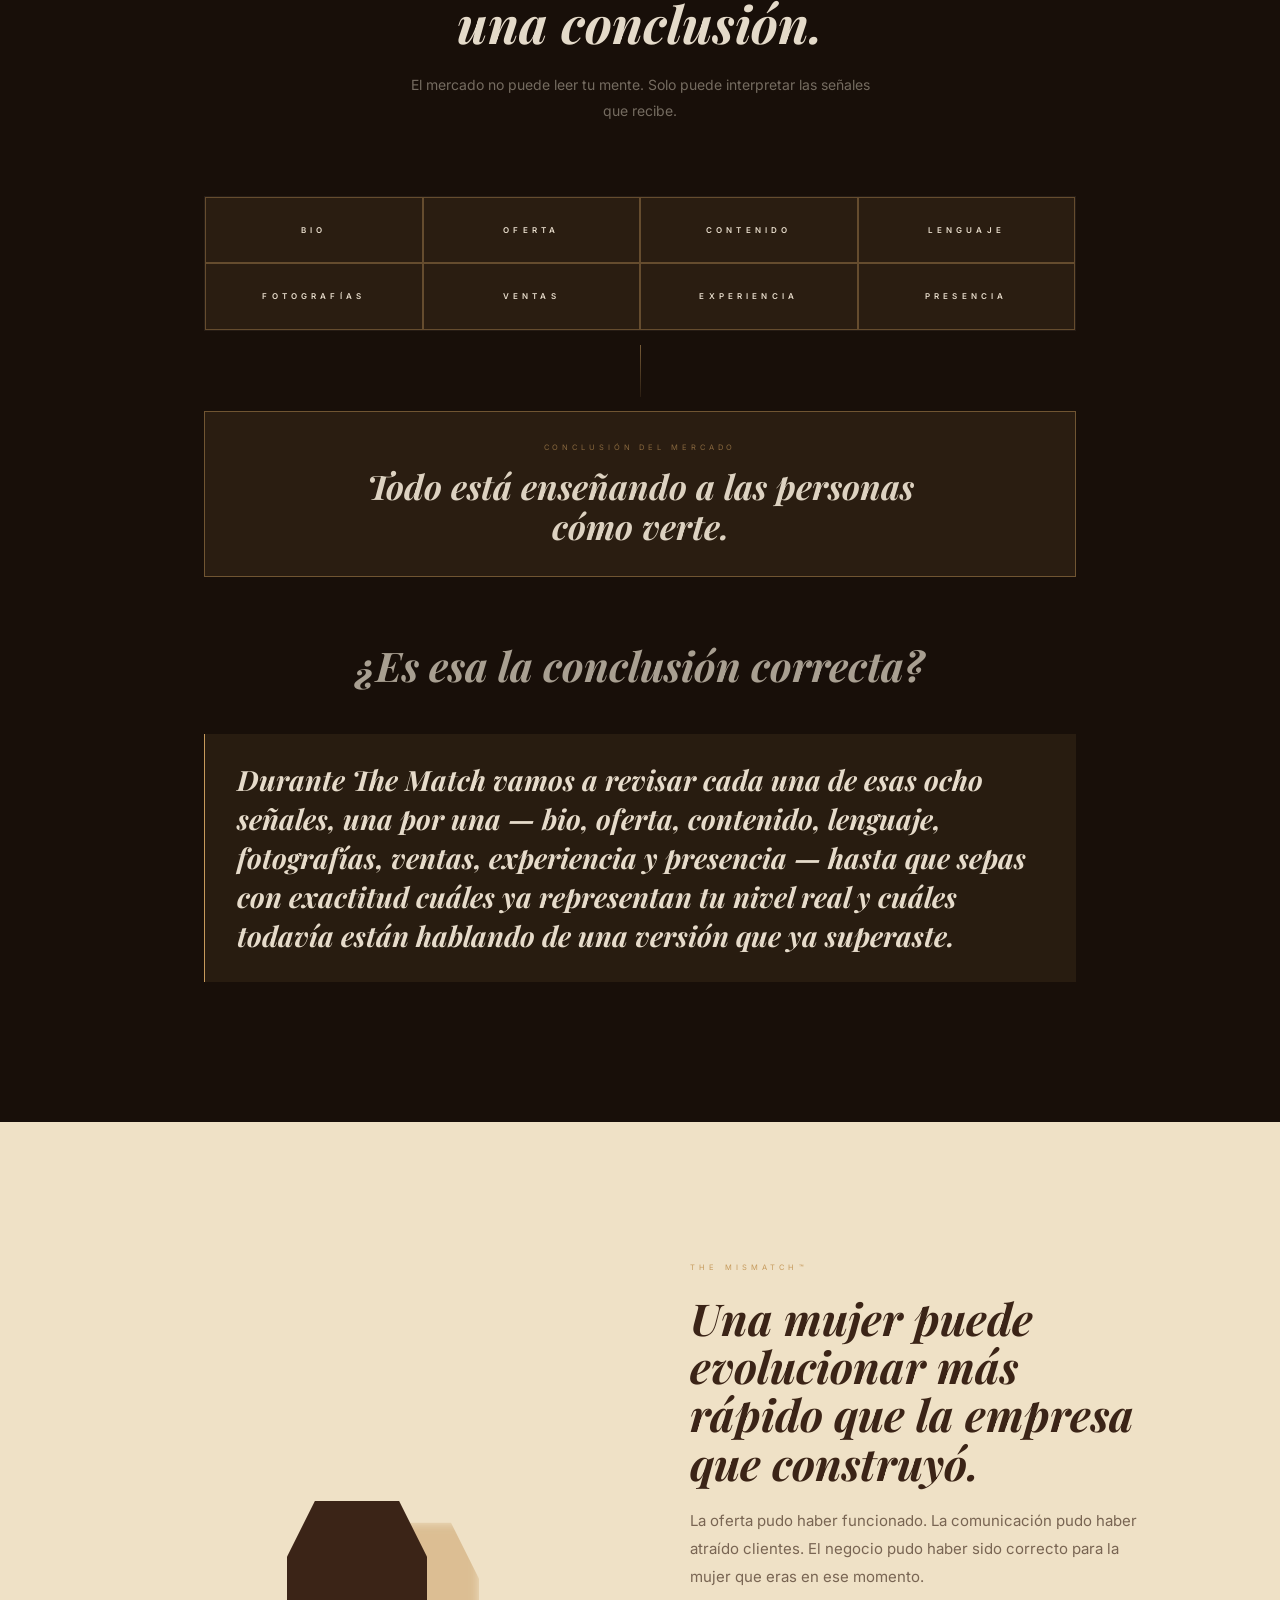
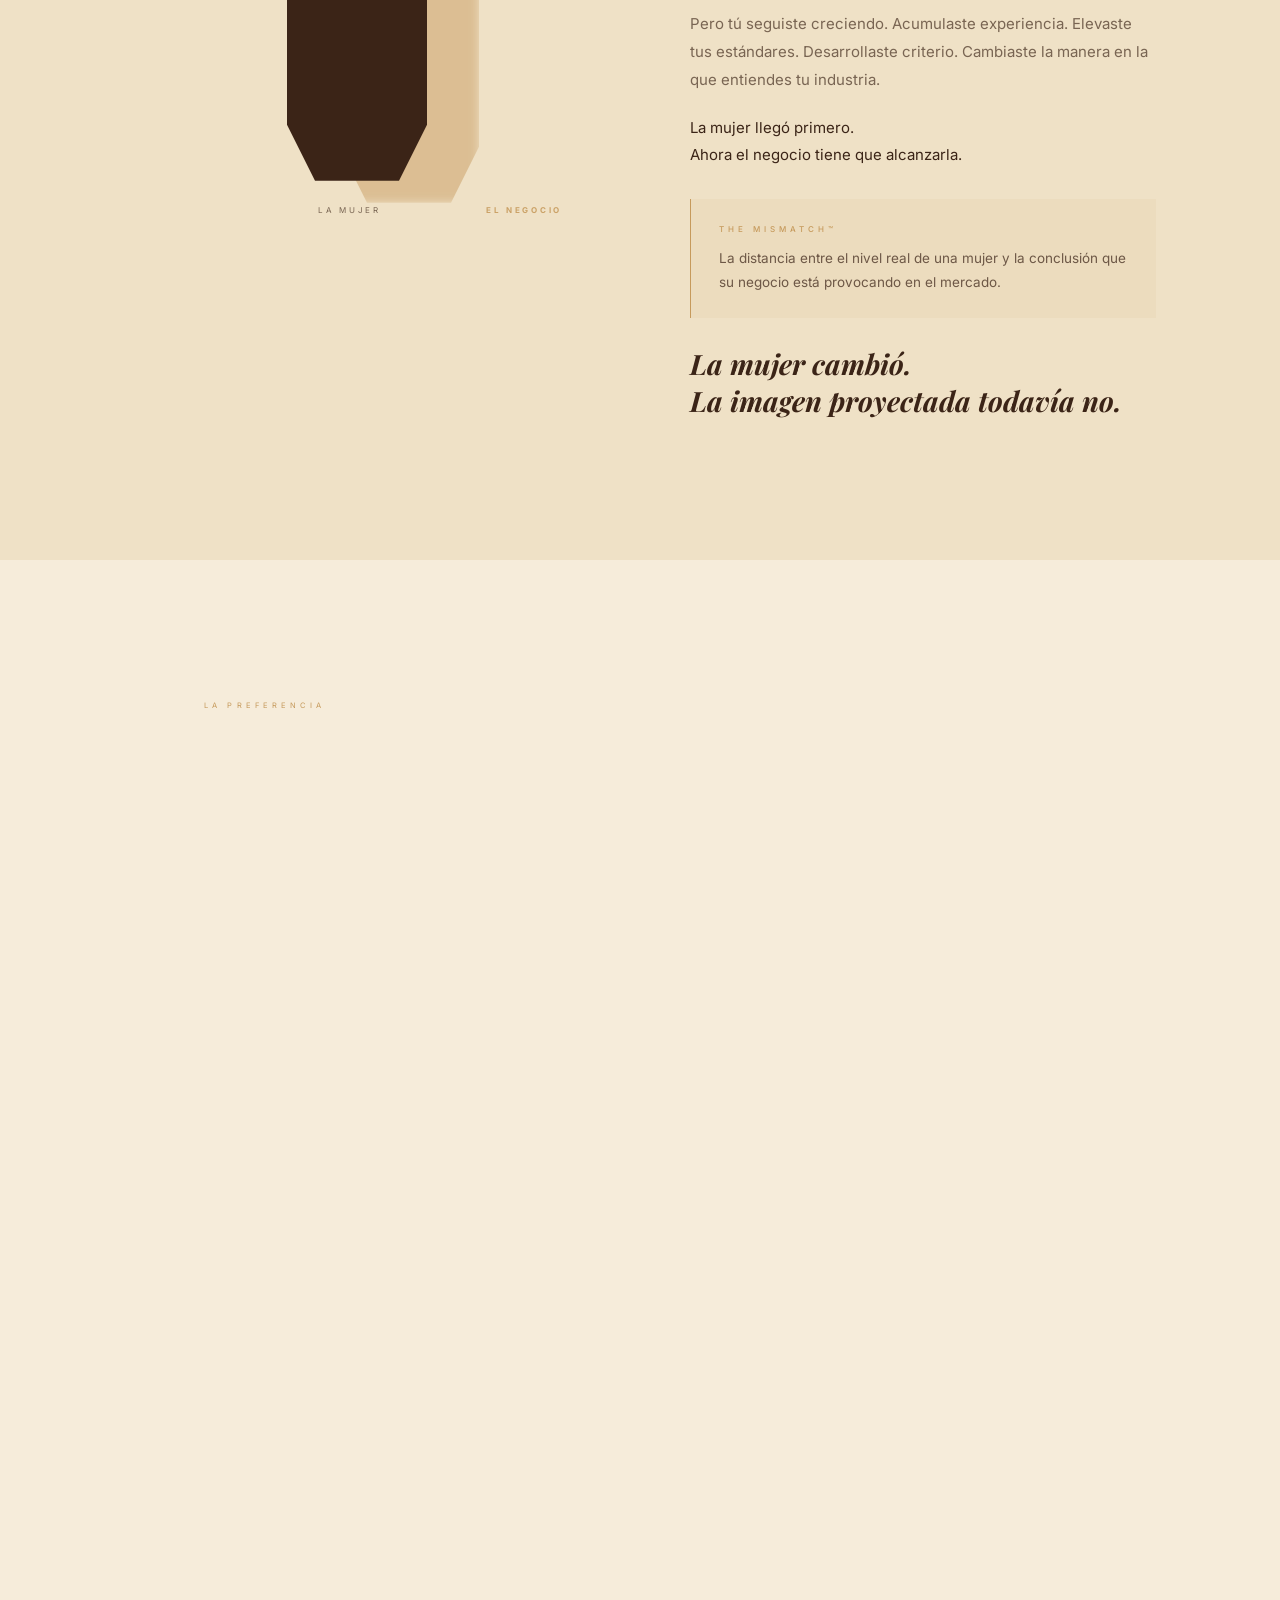
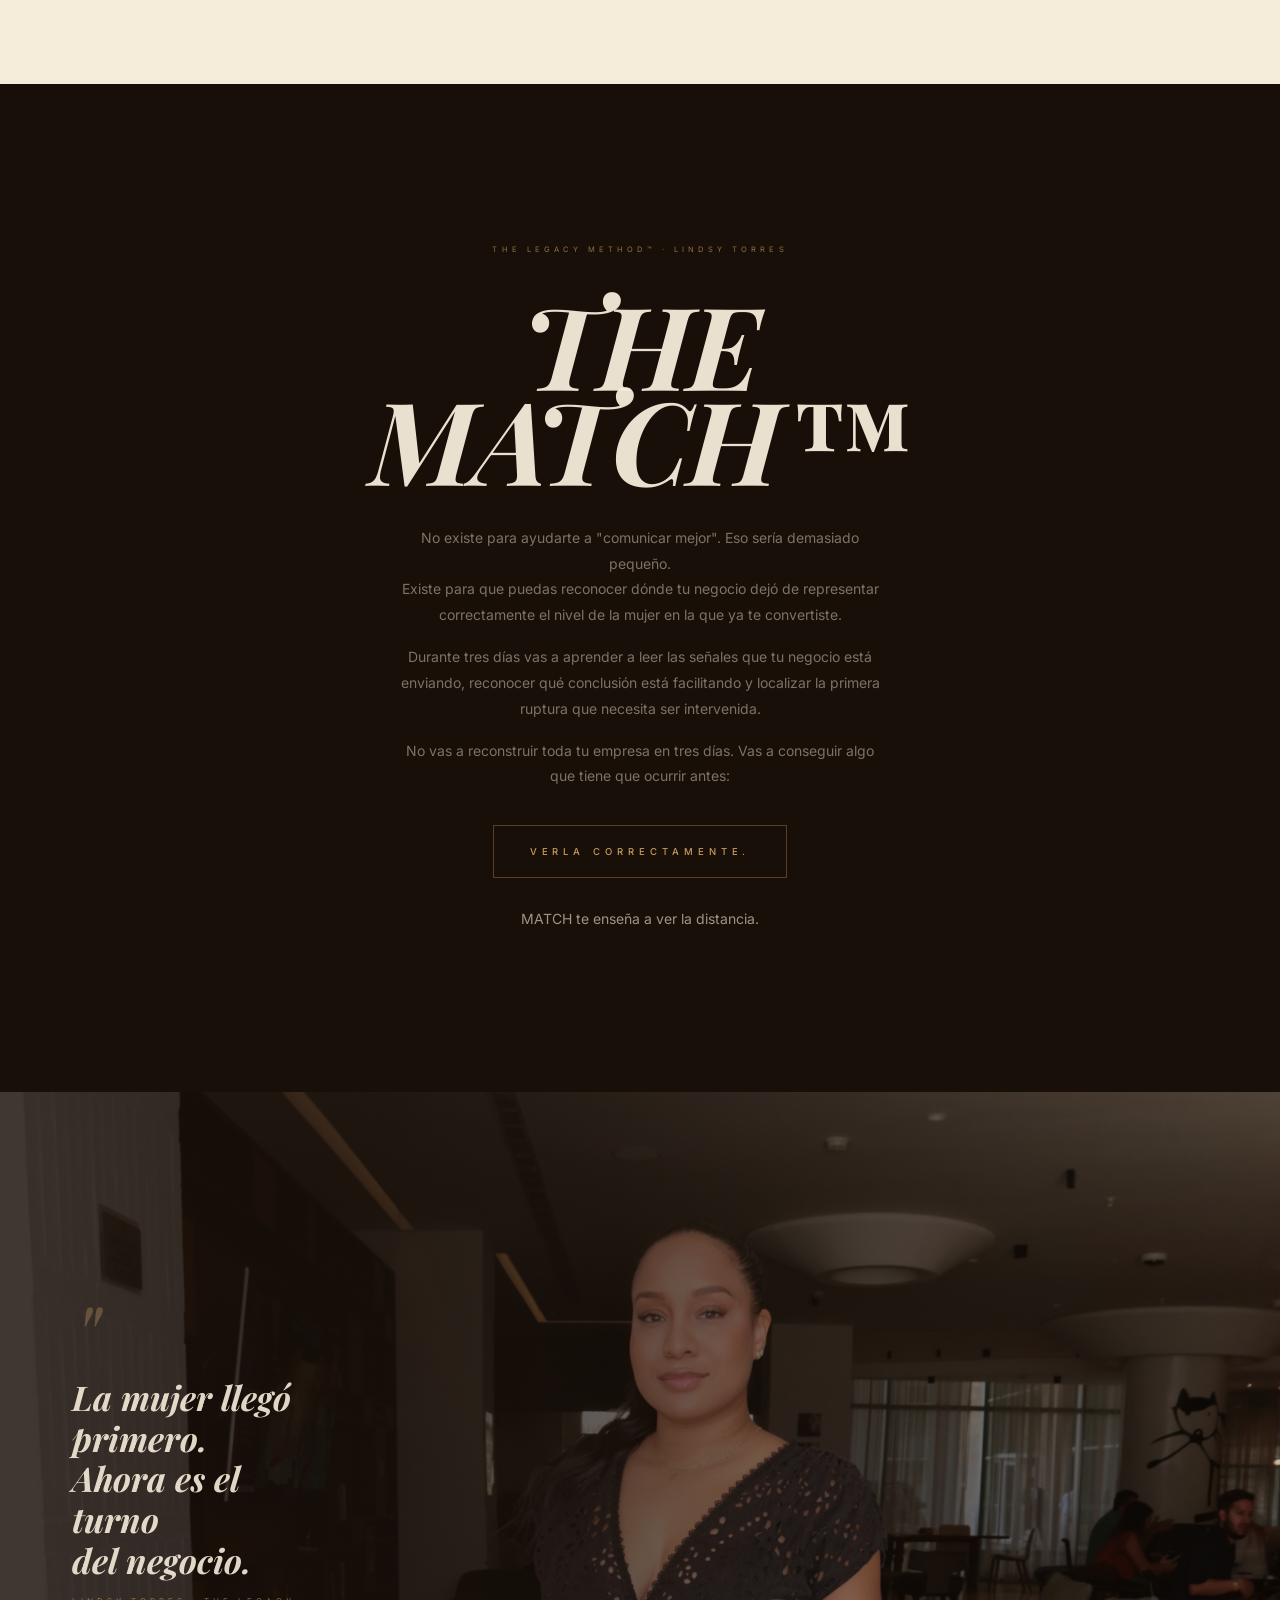
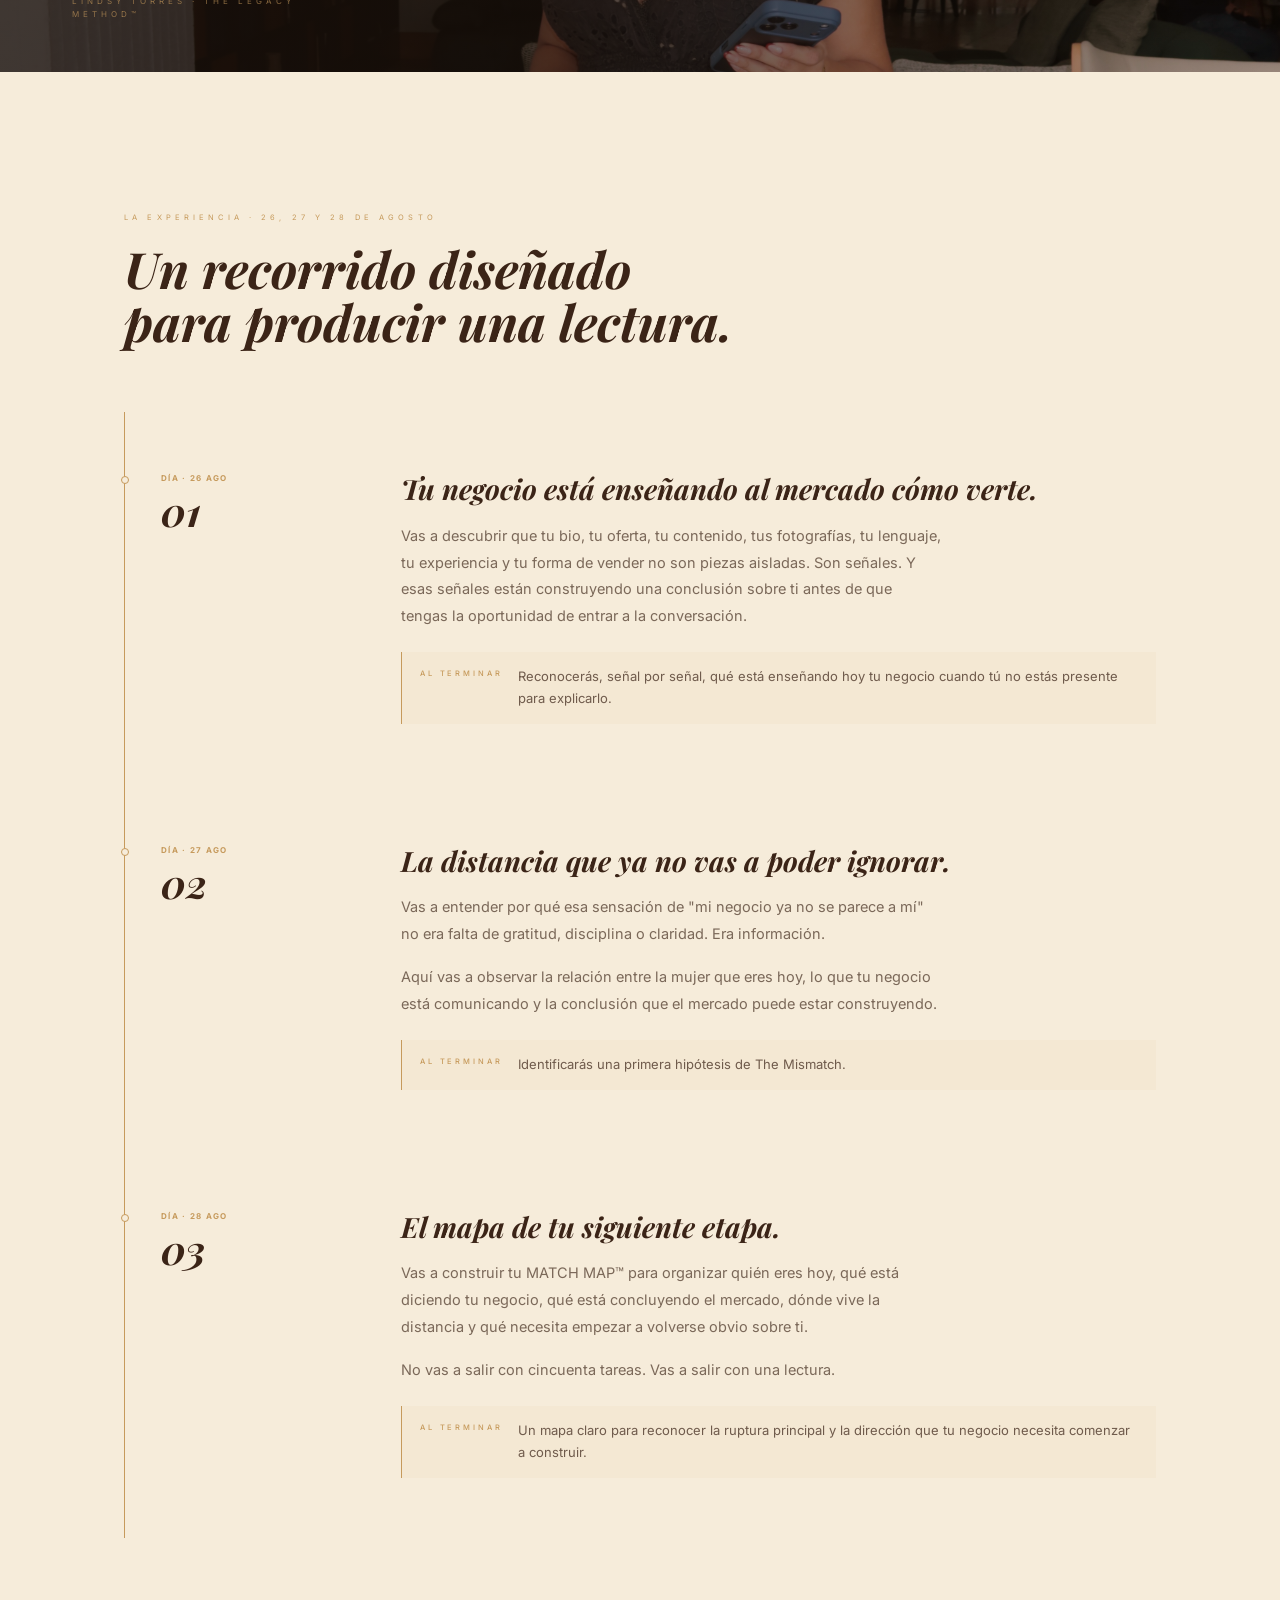
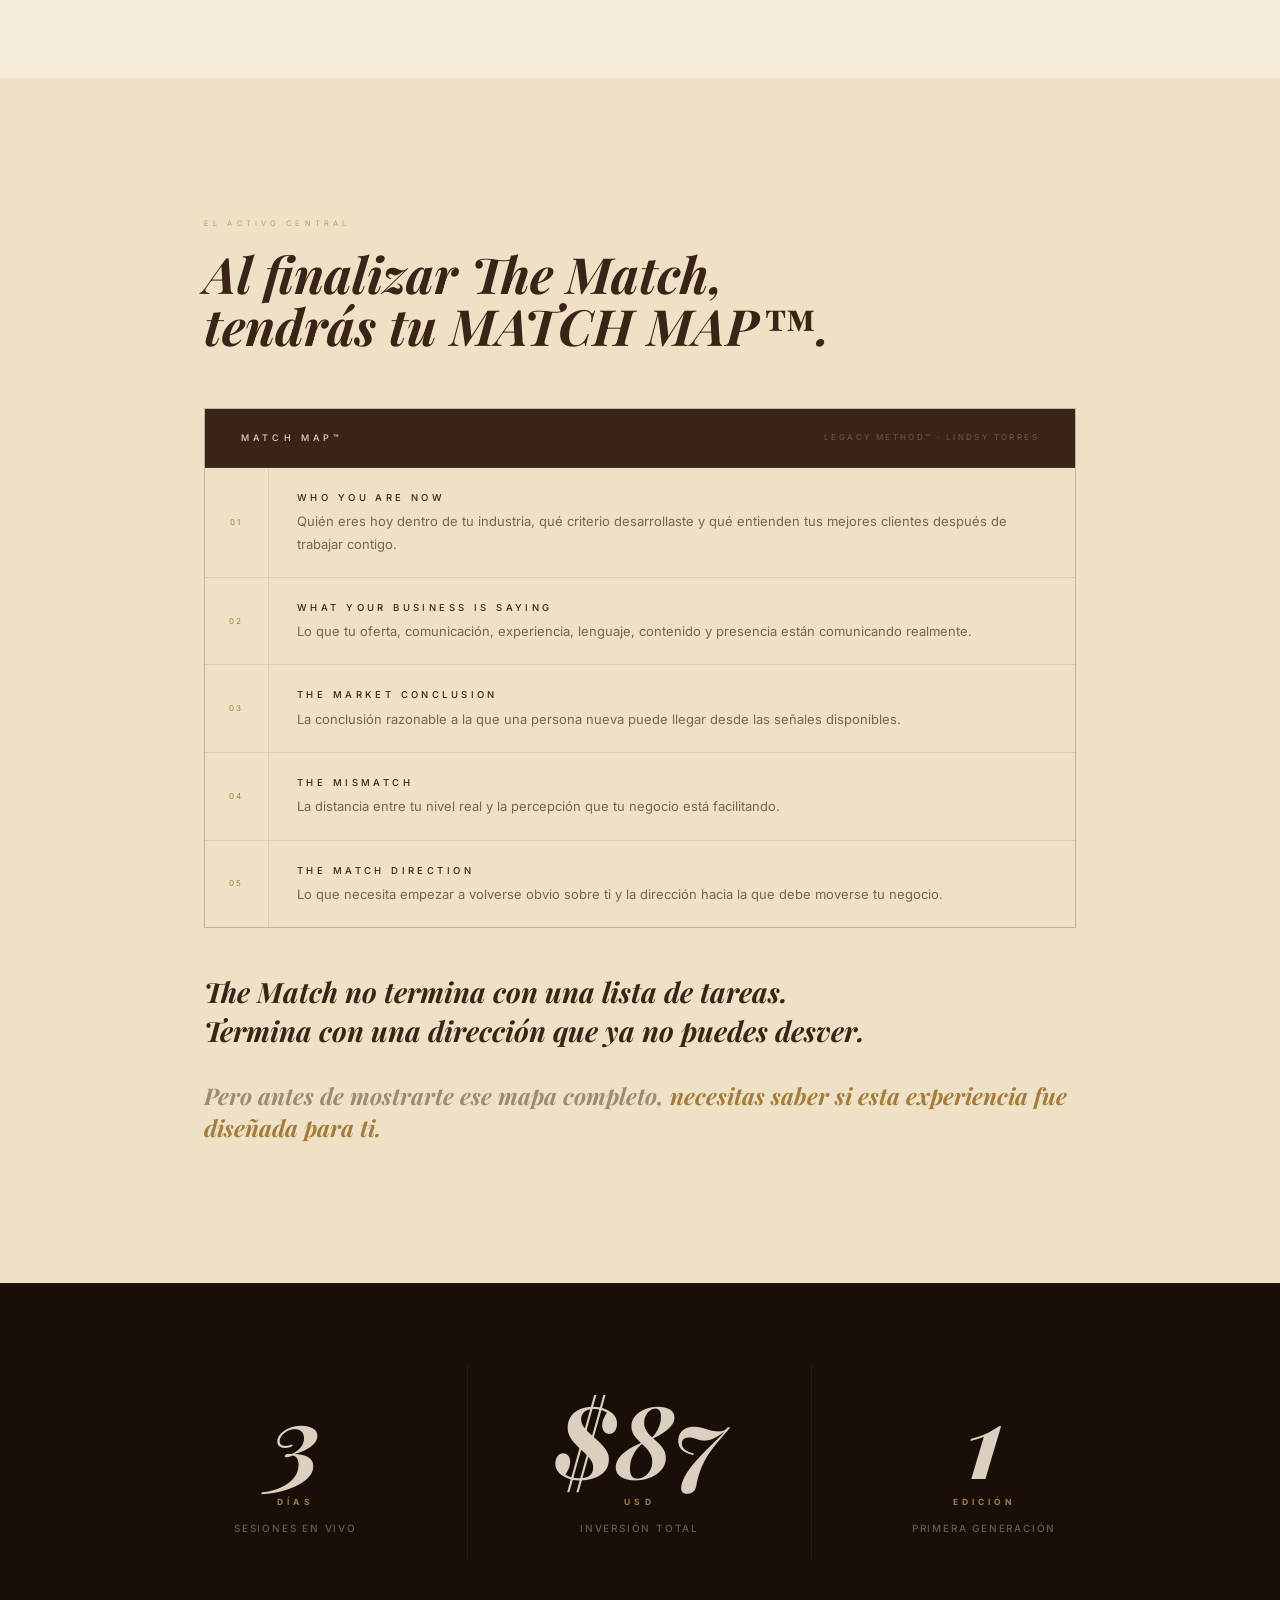
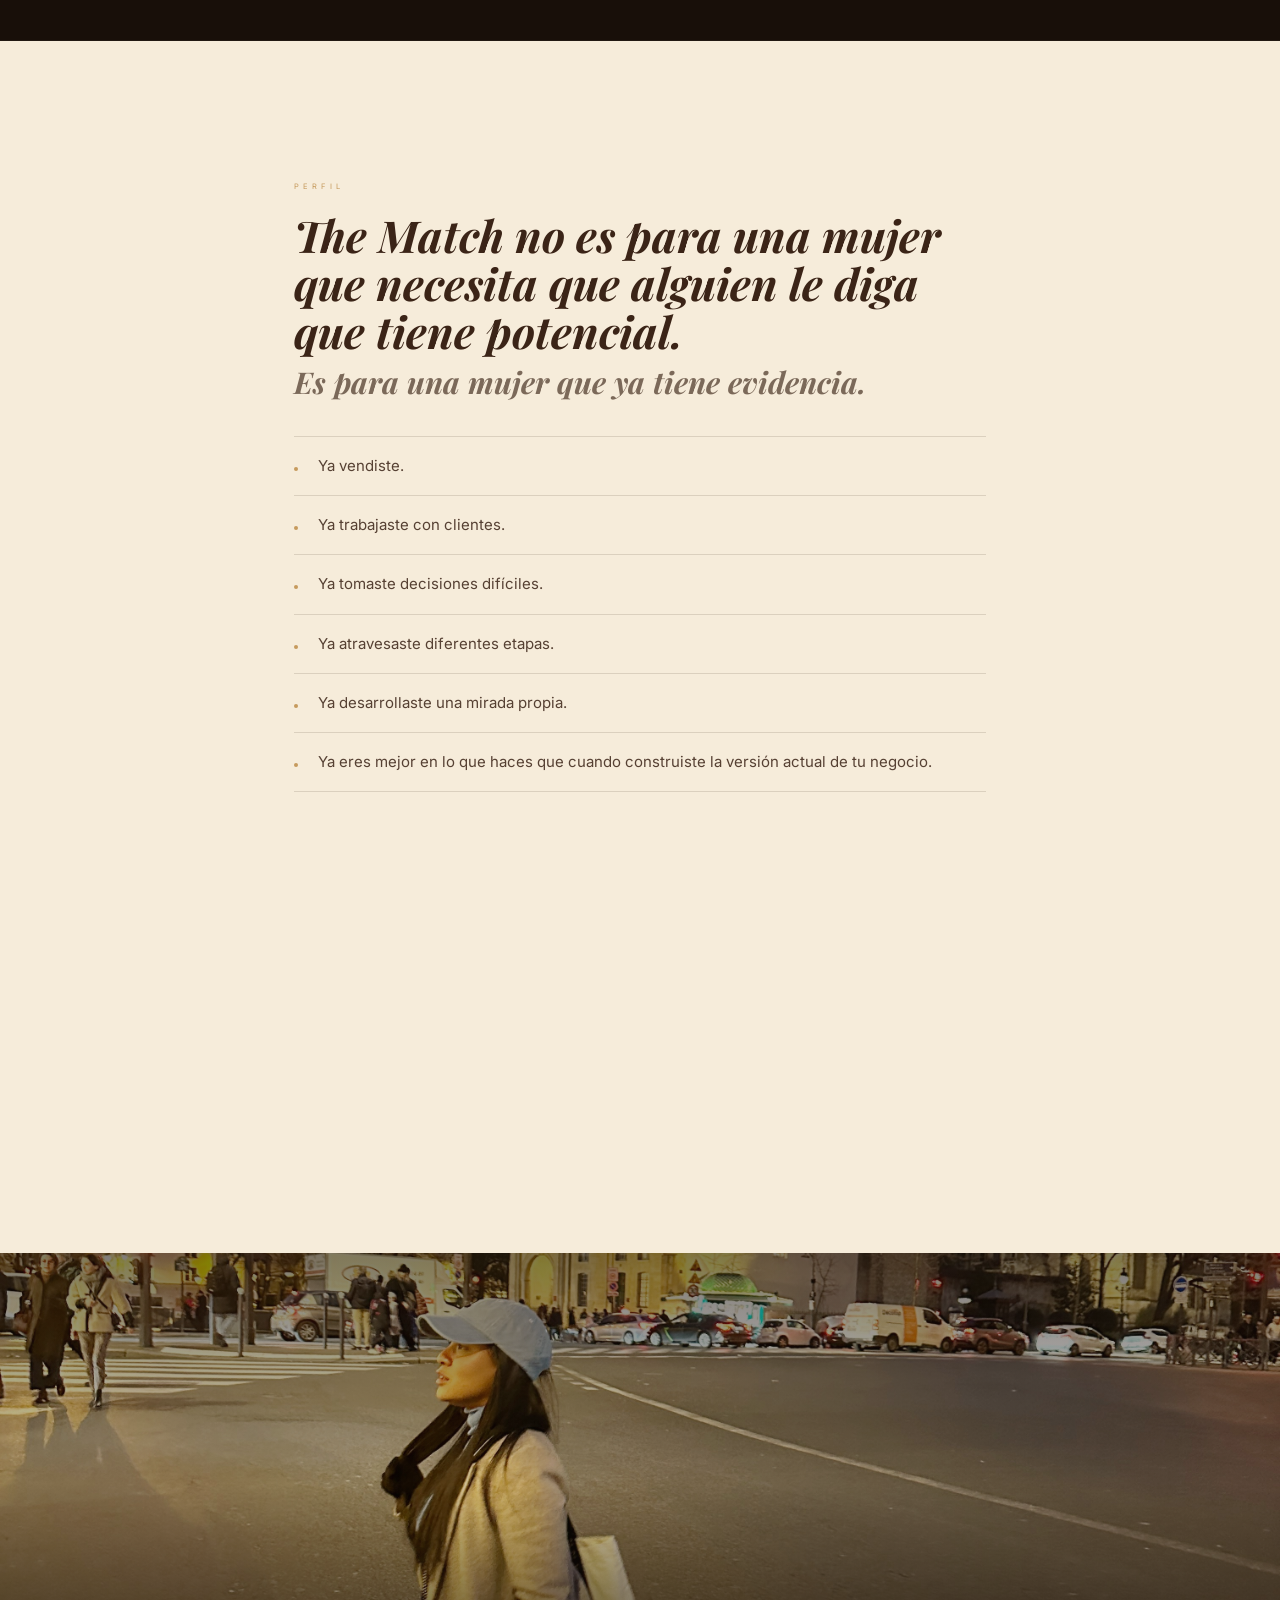
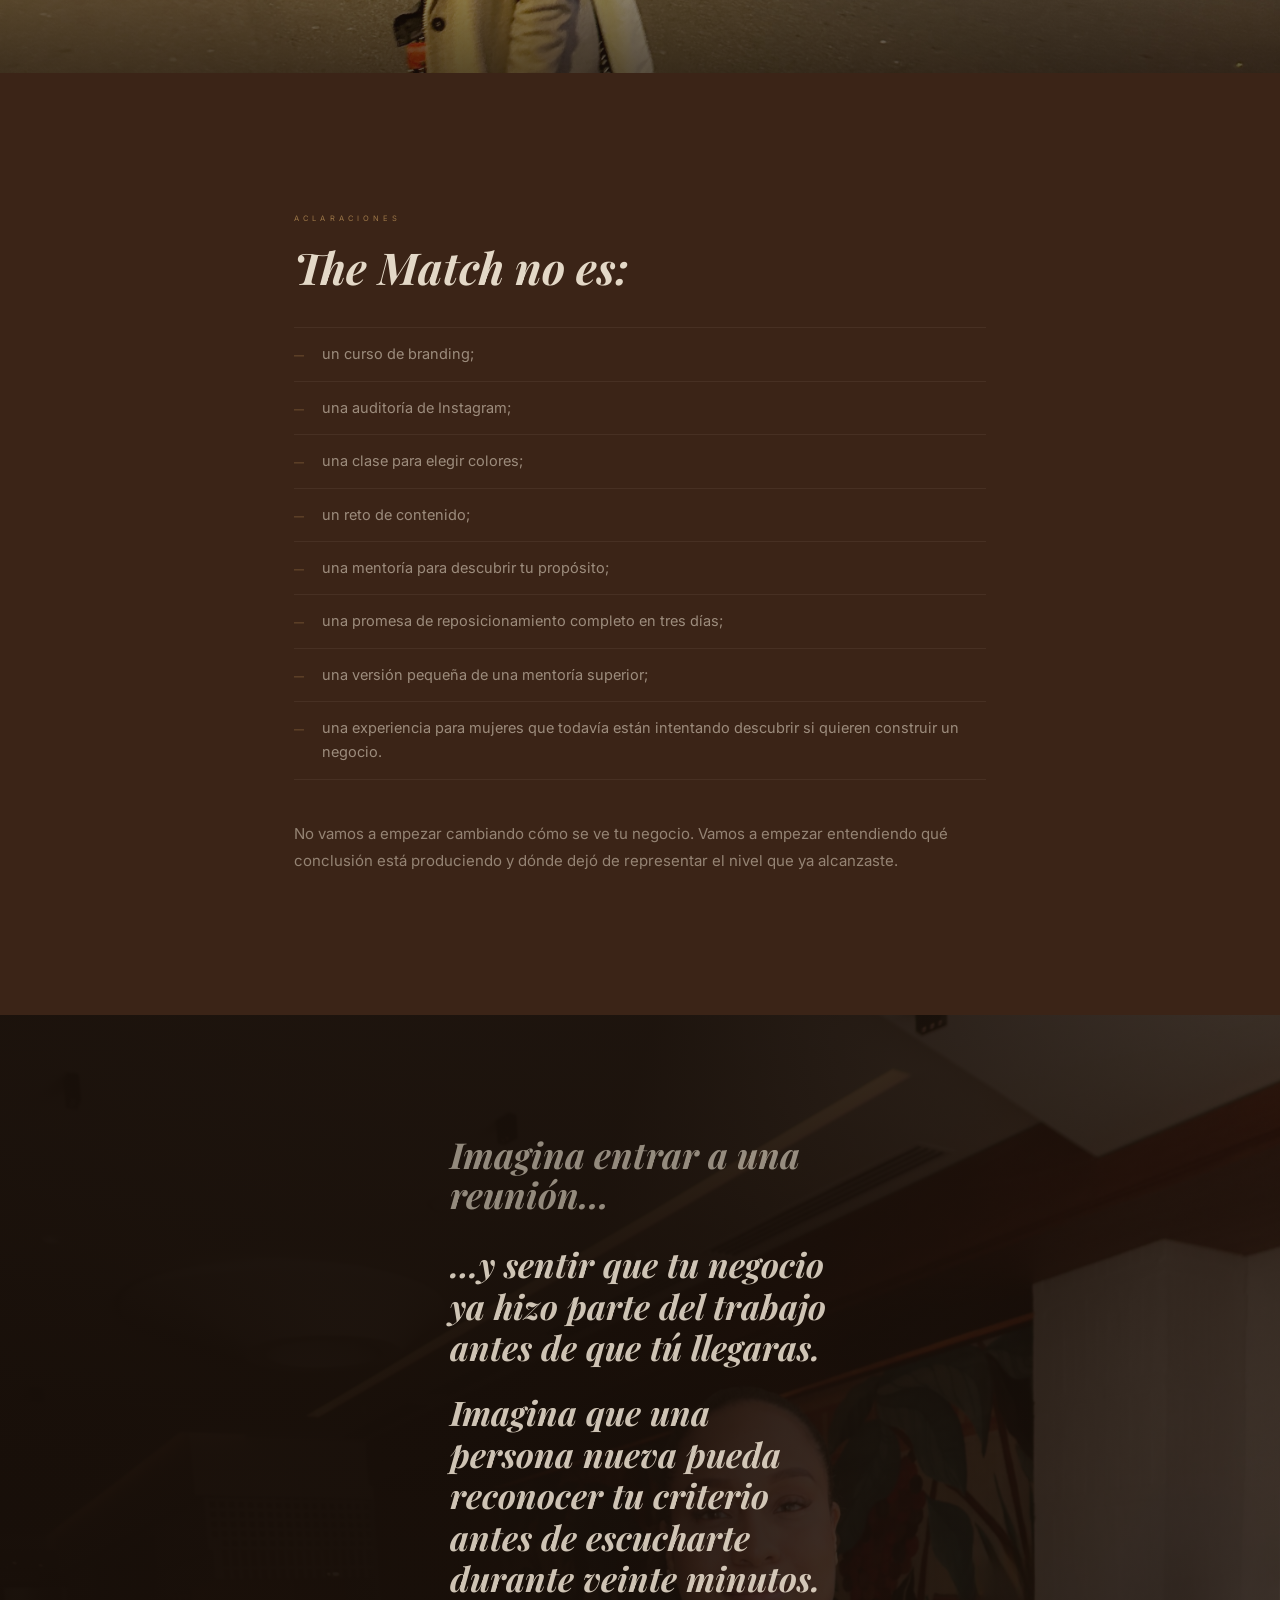
<file: thematch/index.html>
<!DOCTYPE html>
<html lang="es">
<head>
  <meta charset="UTF-8">
  <meta name="viewport" content="width=device-width, initial-scale=1.0">
  <title>The Match™ | Tu negocio debería verse a tu altura</title>
  <meta name="description" content="Una experiencia intensiva de tres días para empresarias que ya evolucionaron y necesitan reconocer dónde su negocio dejó de representar correctamente su nivel.">
  <meta property="og:title" content="The Match™ | Tu negocio debería verse a tu altura">
  <meta property="og:description" content="Una experiencia intensiva de tres días para empresarias que ya evolucionaron.">
  <meta property="og:image" content="/thematch/public/assets/logo-match.png">
  <meta property="og:type" content="website">
  <meta name="twitter:card" content="summary_large_image">

  <!-- Google Fonts -->
  <link rel="preconnect" href="https://fonts.googleapis.com">
  <link rel="preconnect" href="https://fonts.gstatic.com" crossorigin>
  <link href="https://fonts.googleapis.com/css2?family=Playfair+Display:ital,wght@0,600;0,700;0,800;0,900;1,600;1,700&family=Inter:wght@400;500;600;700;800&display=swap" rel="stylesheet">

  <!-- Analytics placeholders — reemplaza con tus IDs reales -->
  <!-- Google Analytics 4
  <script async src="https://www.googletagmanager.com/gtag/js?id=[GA_MEASUREMENT_ID]"></script>
  <script>
    window.dataLayer = window.dataLayer || [];
    function gtag(){dataLayer.push(arguments);}
    gtag('js', new Date());
    gtag('config', '[GA_MEASUREMENT_ID]');
  </script>
  -->
  <!-- Meta Pixel
  <script>
    !function(f,b,e,v,n,t,s){...}(window, document,'script','https://connect.facebook.net/en_US/fbevents.js');
    fbq('init', '[META_PIXEL_ID]');
    fbq('track', 'PageView');
  </script>
  -->

  <style>
    /* ═══════════════════════════════════════════════════
       DESIGN TOKENS — paleta extraída del símbolo oficial
       ═══════════════════════════════════════════════════ */
    :root {
      --ivory:      #F6ECDA;
      --cream:      #EFE1C6;
      --sand:       #DCC79E;
      --choco:      #3B2417;
      --choco-mid:  #5C3D28;
      --gold:       #C69A5C;
      --gold-muted: #A67C3D;
      --near-black: #180F09;

      --c80: rgba(59,36,23,.86);
      --c60: rgba(59,36,23,.66);
      --c40: rgba(59,36,23,.46);
      --c20: rgba(59,36,23,.24);
      --c12: rgba(59,36,23,.14);
      --c06: rgba(59,36,23,.07);

      --i80: rgba(246,236,218,.85);
      --i60: rgba(246,236,218,.68);
      --i40: rgba(246,236,218,.48);
      --i20: rgba(246,236,218,.24);
      --i12: rgba(246,236,218,.14);

      --gold-a: rgba(198,154,92,.85);
      --gold-b: rgba(198,154,92,.42);
      --gold-c: rgba(198,154,92,.12);

      --font-d: 'Playfair Display','Georgia',serif;
      --font-b: 'Inter','Helvetica Neue',sans-serif;

      --ease-out: cubic-bezier(0.16,1,0.3,1);
      --ease-io:  cubic-bezier(0.65,0,0.35,1);
    }

    /* ── Reset ── */
    *, *::before, *::after { box-sizing: border-box; margin: 0; padding: 0; }
    html { scroll-behavior: smooth; }
    body {
      background: var(--ivory);
      color: var(--choco);
      font-family: var(--font-b);
      font-size: 16px;
      line-height: 1.6;
      -webkit-font-smoothing: antialiased;
      overflow-x: hidden;
    }
    img { max-width: 100%; height: auto; display: block; }
    a { color: inherit; text-decoration: none; }
    button { cursor: pointer; border: none; background: none; font-family: inherit; }

    /* ── Reveal animations ── */
    .rv {
      opacity: 0;
      transform: translateY(26px);
      transition: opacity .9s var(--ease-out), transform .9s var(--ease-out);
    }
    .rv.on { opacity: 1; transform: none; }
    .rv-fade { opacity: 0; transition: opacity 1.2s var(--ease-out); }
    .rv-fade.on { opacity: 1; }
    .rv-up  { opacity: 0; transform: translateY(18px); transition: opacity .8s var(--ease-out), transform .8s var(--ease-out); }
    .rv-up.on { opacity: 1; transform: none; }
    .d1 { transition-delay: .10s; }
    .d2 { transition-delay: .22s; }
    .d3 { transition-delay: .36s; }
    .d4 { transition-delay: .52s; }
    .d5 { transition-delay: .68s; }
    .d6 { transition-delay: .86s; }

    /* line that grows */
    .lg { width:0; height:1px; background:var(--gold); transition: width 1.2s var(--ease-out); }
    .lg.on { width:40px; }

    /* ── Buttons ── */
    .btn {
      display: inline-flex;
      align-items: center;
      justify-content: center;
      padding: 17px 40px;
      font-family: var(--font-b);
      font-size: 9.5px;
      font-weight: 500;
      letter-spacing: .46em;
      text-transform: uppercase;
      transition: all .3s var(--ease-out);
      position: relative;
    }
    .btn-dark { background: var(--choco); color: var(--ivory); }
    .btn-dark:hover { background: #2A1C0F; }
    .btn-light { background: var(--ivory); color: var(--choco); }
    .btn-light:hover { background: var(--cream); }
    .btn-ghost-light { background: transparent; color: var(--ivory); border: .75px solid var(--i40); }
    .btn-ghost-light:hover { background: var(--i12); border-color: var(--i60); }

    /* ── Layout util ── */
    .wrap { max-width: 1160px; margin: 0 auto; padding: 0 64px; }
    .wrap-sm { max-width: 820px; margin: 0 auto; padding: 0 64px; }
    .wrap-md { max-width: 1000px; margin: 0 auto; padding: 0 64px; }

    .lbl {
      font-family: var(--font-b);
      font-size: 7.5px;
      font-weight: 400;
      letter-spacing: .55em;
      text-transform: uppercase;
      color: var(--gold);
    }
    .lbl-d { color: rgba(198,154,92,.70); }

    .divider { width:40px; height:1px; background:var(--gold); flex-shrink:0; }
    .divider-d { background: rgba(198,154,92,.55); }
    .hr { width:100%; height:.5px; background:var(--c12); }
    .hr-d { background: rgba(246,236,218,.07); }

    /* ══════════════════════════════════════════
       HEADER
    ══════════════════════════════════════════ */
    #hdr {
      position: fixed;
      top: 0; left: 0; right: 0;
      z-index: 100;
      padding: 26px 52px;
      display: flex;
      align-items: center;
      justify-content: space-between;
      transition: background .5s ease, padding .4s ease;
    }
    #hdr.scrolled {
      background: rgba(246,236,218,.90);
      backdrop-filter: blur(14px);
      -webkit-backdrop-filter: blur(14px);
      padding: 16px 52px;
      border-bottom: .5px solid var(--c12);
    }
    .hdr-wordmark {
      font-family: var(--font-b);
      font-size: 10px;
      font-weight: 400;
      letter-spacing: .50em;
      text-transform: uppercase;
      color: var(--i60);
      transition: color .4s ease;
    }
    #hdr.scrolled .hdr-wordmark { color: var(--c60); }
    .hdr-nav {
      display: flex;
      align-items: center;
      gap: 36px;
    }
    .hdr-nav a {
      font-family: var(--font-b);
      font-size: 9.5px;
      font-weight: 400;
      letter-spacing: .32em;
      text-transform: uppercase;
      color: var(--i40);
      transition: color .3s ease;
    }
    #hdr.scrolled .hdr-nav a { color: var(--c60); }
    .hdr-nav a:hover { color: var(--i80); }
    #hdr.scrolled .hdr-nav a:hover { color: var(--choco); }
    .hdr-cta {
      font-family: var(--font-b);
      font-size: 8.5px;
      font-weight: 500;
      letter-spacing: .44em;
      text-transform: uppercase;
      padding: 10px 22px;
      color: var(--i60);
      border: .5px solid var(--i20);
      transition: all .3s ease;
    }
    #hdr.scrolled .hdr-cta { background: var(--choco); color: var(--ivory); border-color: transparent; }
    .hdr-cta:hover { border-color: var(--i40); color: var(--ivory); }
    #hdr.scrolled .hdr-cta:hover { background: #2A1C0F; }

    #menu-btn { display: none; flex-direction: column; gap: 5px; cursor: pointer; }
    #menu-btn span { display: block; width: 22px; height: 1px; background: var(--i60); transition: background .3s ease; }
    #hdr.scrolled #menu-btn span { background: var(--c60); }

    #mob-menu {
      display: none;
      position: fixed;
      inset: 0;
      background: var(--near-black);
      z-index: 99;
      flex-direction: column;
      align-items: center;
      justify-content: center;
      gap: 36px;
    }
    #mob-menu.open { display: flex; }
    #mob-menu a {
      font-family: var(--font-d);
      font-size: 36px;
      font-style: italic;
      font-weight: 700;
      color: var(--i80);
      letter-spacing: -.5px;
    }
    #mob-close {
      position: absolute;
      top: 26px; right: 26px;
      font-size: 22px;
      color: var(--i40);
      cursor: pointer;
      padding: 8px;
    }
    #mob-menu .btn { margin-top: 16px; }

    /* ══════════════════════════════════════════
       ACT 1 — HERO
    ══════════════════════════════════════════ */
    #hero {
      min-height: 100dvh;
      background: var(--near-black);
      display: grid;
      grid-template-columns: 1fr 1fr;
      align-items: center;
      overflow: hidden;
      position: relative;
    }
    .hero-glow {
      position: absolute;
      inset: 0;
      background: radial-gradient(ellipse 60% 70% at 70% 45%, rgba(198,154,92,.055) 0%, transparent 65%);
      pointer-events: none;
    }
    .hero-left {
      padding: 140px 72px 100px 80px;
      display: flex;
      flex-direction: column;
      position: relative;
      z-index: 2;
    }
    .hero-eye {
      font-family: var(--font-b);
      font-size: 9px;
      font-weight: 700;
      letter-spacing: .60em;
      text-transform: uppercase;
      color: rgba(198,154,92,.85);
      margin-bottom: 32px;
    }
    .hero-title {
      font-family: var(--font-d);
      font-size: clamp(42px,5.2vw,72px);
      font-style: italic;
      font-weight: 700;
      line-height: .90;
      letter-spacing: -1.5px;
      color: rgba(246,236,218,.95);
      margin-bottom: 6px;
    }
    .hero-title-b {
      font-family: var(--font-d);
      font-size: clamp(42px,5.2vw,72px);
      font-style: italic;
      font-weight: 700;
      line-height: .90;
      letter-spacing: -1.5px;
      color: rgba(198,154,92,.78);
      margin-bottom: 38px;
    }
    .hero-title-reveal { overflow: hidden; display: block; }
    .hero-title-inner {
      display: block;
      transform: translateY(105%);
      transition: transform 1.1s var(--ease-out);
    }
    .hero-title-inner.on { transform: translateY(0); }

    .hero-sub {
      font-family: var(--font-b);
      font-size: 16.5px;
      font-weight: 500;
      line-height: 1.72;
      color: rgba(246,236,218,.86);
      max-width: 42ch;
      margin-bottom: 10px;
    }
    .hero-meta {
      font-family: var(--font-b);
      font-size: 9.5px;
      font-weight: 600;
      letter-spacing: .30em;
      text-transform: uppercase;
      color: rgba(246,236,218,.48);
      margin-bottom: 36px;
    }
    .hero-cta-wrap { display: flex; flex-direction: column; align-items: flex-start; gap: 14px; }
    .hero-tag {
      font-family: var(--font-b);
      font-size: 9px;
      font-weight: 600;
      letter-spacing: .34em;
      text-transform: uppercase;
      color: rgba(246,236,218,.46);
    }
    .hero-right {
      position: relative;
      height: 100%;
      min-height: 100dvh;
      display: flex;
      align-items: center;
      justify-content: center;
      z-index: 2;
    }
    .hero-symbol-wrap {
      position: relative;
      display: flex;
      align-items: center;
      justify-content: center;
    }
    .hero-symbol {
      width: min(82%, 460px);
      height: auto;
      border-radius: 4px;
      box-shadow: 0 48px 100px rgba(0,0,0,.45), 0 20px 40px rgba(0,0,0,.25);
      animation: float 9s ease-in-out infinite;
    }
    @keyframes float { 0%,100% { transform: translateY(0); } 50% { transform: translateY(-16px); } }

    /* ══════════════════════════════════════════
       ACT 2 — LA INCOMODIDAD
    ══════════════════════════════════════════ */
    #inco {
      background: var(--ivory);
      padding: 140px 0;
    }
    .ed-seq {
      display: flex;
      flex-direction: column;
      gap: 60px;
    }
    .ed-block { display: flex; flex-direction: column; gap: 14px; }
    .ed-stmt {
      font-family: var(--font-d);
      font-size: clamp(28px,3.8vw,46px);
      font-style: italic;
      font-weight: 700;
      line-height: 1.10;
      color: var(--choco);
    }
    .ed-stmt.dim { color: rgba(59,36,23,.24); }
    .ed-body {
      font-family: var(--font-b);
      font-size: 15.5px;
      font-weight: 400;
      line-height: 1.84;
      color: var(--c60);
      max-width: 60ch;
    }
    .ed-pause {
      width: 1px;
      height: 52px;
      background: rgba(198,154,92,.18);
      align-self: center;
    }
    .hl-block {
      padding: 26px 32px;
      border-left: 1.5px solid var(--gold);
      background: rgba(198,154,92,.055);
    }
    .bridge-line {
      font-family: var(--font-d);
      font-size: clamp(18px,2vw,23px);
      font-style: italic;
      font-weight: 700;
      line-height: 1.36;
      color: var(--c40);
      margin-top: 30px;
    }
    .bridge-line em { font-style: italic; color: var(--gold-muted); }
    .bridge-line--d { color: rgba(246,236,218,.42); }
    .bridge-line--d em { color: var(--gold); }
    .hl-text {
      font-family: var(--font-d);
      font-size: clamp(20px,2.2vw,28px);
      font-style: italic;
      font-weight: 700;
      line-height: 1.40;
      color: var(--choco);
    }

    /* ══════════════════════════════════════════
       ACT 3 — LAS ESCENAS
    ══════════════════════════════════════════ */
    #escenas {
      background: var(--cream);
      padding: 120px 0 0;
    }
    .escenas-hd { padding: 0 0 72px; }
    .scene {
      padding: 72px 0;
      border-top: .5px solid var(--c12);
      display: grid;
      grid-template-columns: 160px 1fr;
      gap: 60px;
      align-items: start;
    }
    .scene-lbl {
      font-family: var(--font-b);
      font-size: 8px;
      font-weight: 400;
      letter-spacing: .56em;
      text-transform: uppercase;
      color: var(--gold);
      padding-top: 8px;
    }
    .scene-body { display: flex; flex-direction: column; gap: 18px; }
    .scene-title {
      font-family: var(--font-d);
      font-size: clamp(26px,3.2vw,40px);
      font-style: italic;
      font-weight: 700;
      line-height: 1.10;
      color: var(--choco);
    }
    .scene-p {
      font-family: var(--font-b);
      font-size: 15px;
      font-weight: 400;
      line-height: 1.86;
      color: var(--c60);
      max-width: 62ch;
    }
    .scene-closing {
      font-family: var(--font-d);
      font-size: 21px;
      font-style: italic;
      font-weight: 700;
      line-height: 1.42;
      color: var(--choco);
      padding: 18px 22px;
      border-left: 1.5px solid var(--gold);
      background: rgba(198,154,92,.06);
    }
    .scene-list { display: flex; flex-direction: column; gap: 0; }
    .scene-list-item {
      display: flex;
      gap: 16px;
      padding: 9px 0;
      border-bottom: .5px solid var(--c12);
      align-items: baseline;
    }
    .scene-list-item:first-child { border-top: .5px solid var(--c12); }
    .scene-list-dash { font-family: var(--font-b); font-size: 11px; color: var(--gold-muted); flex-shrink: 0; }
    .scene-list-txt { font-family: var(--font-b); font-size: 14.5px; font-weight: 400; line-height: 1.65; color: var(--c60); }

    /* ══════════════════════════════════════════
       ACT 4 — SEÑALES
    ══════════════════════════════════════════ */
    #signals {
      background: var(--near-black);
      padding: 140px 0;
    }
    .signals-hd { text-align: center; margin-bottom: 72px; }
    .signals-body-txt {
      font-family: var(--font-b);
      font-size: 14px;
      font-weight: 400;
      line-height: 1.85;
      color: rgba(246,236,218,.42);
      max-width: 52ch;
      margin: 0 auto;
    }
    .sig-grid {
      display: grid;
      grid-template-columns: repeat(4,1fr);
      border: .5px solid rgba(246,236,218,.06);
      margin-bottom: 0;
    }
    .sig-item {
      padding: 26px 20px;
      border: .5px solid rgba(246,236,218,.04);
      text-align: center;
      transition: background .5s ease, border-color .5s ease;
    }
    .sig-item.lit { background: rgba(198,154,92,.10); border-color: rgba(198,154,92,.38); }
    .sig-word {
      font-family: var(--font-b);
      font-size: 8px;
      font-weight: 600;
      letter-spacing: .52em;
      text-transform: uppercase;
      color: rgba(246,236,218,.32);
      transition: color .5s ease;
    }
    .sig-item.lit .sig-word { color: rgba(246,236,218,.92); }
    .sig-connector {
      display: flex;
      justify-content: center;
      padding: 14px 0;
    }
    .sig-line { width:1px; height:52px; background: linear-gradient(to bottom, rgba(198,154,92,.55), rgba(198,154,92,.10)); }
    .sig-conclusion {
      padding: 30px 48px;
      border: .75px solid rgba(198,154,92,.45);
      background: rgba(198,154,92,.10);
      text-align: center;
    }
    .sig-conc-lbl {
      font-family: var(--font-b);
      font-size: 7.5px;
      font-weight: 400;
      letter-spacing: .52em;
      text-transform: uppercase;
      color: rgba(198,154,92,.60);
      margin-bottom: 12px;
    }
    .sig-conc-text {
      font-family: var(--font-d);
      font-size: clamp(22px,2.8vw,34px);
      font-style: italic;
      font-weight: 700;
      color: rgba(246,236,218,.88);
      line-height: 1.18;
    }
    .sig-question {
      text-align: center;
      margin-top: 64px;
    }
    .sig-q-text {
      font-family: var(--font-d);
      font-size: clamp(26px,3.2vw,42px);
      font-style: italic;
      font-weight: 700;
      color: rgba(246,236,218,.65);
      line-height: 1.18;
    }

    /* ══════════════════════════════════════════
       ACT 5 — THE MISMATCH
    ══════════════════════════════════════════ */
    #mismatch {
      background: var(--cream);
      padding: 140px 0;
      overflow: hidden;
    }
    .mm-grid {
      display: grid;
      grid-template-columns: 1fr 1fr;
      gap: 100px;
      align-items: center;
    }
    .mm-visual {
      position: relative;
      height: 420px;
      display: flex;
      align-items: center;
      justify-content: center;
    }
    .mm-figure {
      position: absolute;
      width: 140px;
      height: 280px;
      background: var(--choco);
      top: 50%;
      left: 50%;
      transform: translate(-50%, -50%);
      z-index: 2;
      clip-path: polygon(20% 0%,80% 0%,100% 20%,100% 80%,80% 100%,20% 100%,0% 80%,0% 20%);
    }
    .mm-shadow {
      position: absolute;
      width: 140px;
      height: 280px;
      background: rgba(198,154,92,.48);
      top: 50%;
      left: 50%;
      transform: translate(calc(-50% + var(--so,52px)), calc(-50% + var(--sov,26px)));
      z-index: 1;
      clip-path: polygon(20% 0%,80% 0%,100% 20%,100% 80%,80% 100%,20% 100%,0% 80%,0% 20%);
      filter: blur(5px);
      transition: transform .08s linear;
    }
    .mm-lbl-a {
      position: absolute;
      bottom: 34px; left: 50%;
      transform: translateX(-62%);
      font-family: var(--font-b); font-size: 8px; font-weight: 400;
      letter-spacing: .34em; text-transform: uppercase; color: var(--c60);
      white-space: nowrap; z-index: 3;
    }
    .mm-lbl-b {
      position: absolute;
      bottom: 34px; right: 6%;
      font-family: var(--font-b); font-size: 8px; font-weight: 700;
      letter-spacing: .34em; text-transform: uppercase; color: rgba(198,154,92,.90);
      white-space: nowrap; z-index: 3;
    }
    .mm-text { display: flex; flex-direction: column; gap: 20px; }
    .mm-body {
      font-family: var(--font-b);
      font-size: 15px;
      font-weight: 400;
      line-height: 1.85;
      color: var(--c60);
      max-width: 52ch;
    }
    .mm-def {
      margin-top: 10px;
      padding: 24px 28px;
      border-left: 1.5px solid var(--gold);
      background: rgba(198,154,92,.07);
    }
    .mm-def-title {
      font-family: var(--font-b);
      font-size: 8px;
      font-weight: 500;
      letter-spacing: .50em;
      text-transform: uppercase;
      color: var(--gold);
      margin-bottom: 10px;
    }
    .mm-def-body {
      font-family: var(--font-b);
      font-size: 13.5px;
      font-weight: 400;
      line-height: 1.78;
      color: var(--c70, rgba(59,36,23,.72));
    }
    .mm-final {
      margin-top: 8px;
      font-family: var(--font-d);
      font-size: clamp(20px,2.2vw,28px);
      font-style: italic;
      font-weight: 700;
      line-height: 1.32;
      color: var(--choco);
    }

    /* ══════════════════════════════════════════
       ACT 6 — EL PUENTE
    ══════════════════════════════════════════ */
    #puente {
      background: var(--ivory);
      padding: 140px 0;
    }
    .bridge-wrap { margin: 72px 0 60px; }
    .bridge-svg { width: 100%; height: auto; display: block; overflow: visible; }
    .bp { stroke-dasharray: 700; stroke-dashoffset: 700; transition: stroke-dashoffset 2.2s var(--ease-out); }
    .bp.on { stroke-dashoffset: 0; }
    .puente-body {
      font-family: var(--font-b);
      font-size: 15px;
      font-weight: 400;
      line-height: 1.85;
      color: var(--c60);
      max-width: 60ch;
    }
    .puente-final {
      font-family: var(--font-d);
      font-size: clamp(26px,3vw,38px);
      font-style: italic;
      font-weight: 700;
      line-height: 1.20;
      color: var(--choco);
    }

    /* ══════════════════════════════════════════
       ACT 7 — PRESENTACIÓN DE THE MATCH
    ══════════════════════════════════════════ */
    #presentacion {
      background: var(--near-black);
      padding: 160px 0;
    }
    .pres-inner { text-align: center; }
    .pres-pre {
      font-family: var(--font-b);
      font-size: 14px;
      font-weight: 400;
      line-height: 1.82;
      color: rgba(246,236,218,.45);
      max-width: 54ch;
      margin: 28px auto 0;
    }
    .pres-title {
      font-family: var(--font-d);
      font-size: clamp(64px,9vw,120px);
      font-style: italic;
      font-weight: 700;
      line-height: .82;
      letter-spacing: -2.5px;
      color: rgba(246,236,218,.95);
      margin: 40px 0;
    }
    .pres-body {
      font-family: var(--font-b);
      font-size: 14px;
      font-weight: 400;
      line-height: 1.85;
      color: rgba(246,236,218,.45);
      max-width: 54ch;
      margin: 0 auto;
    }
    .pres-highlight {
      display: inline-flex;
      margin: 36px auto 0;
      padding: 18px 36px;
      font-family: var(--font-b);
      font-size: 9.5px;
      font-weight: 500;
      letter-spacing: .52em;
      text-transform: uppercase;
      color: var(--gold);
      border: .75px solid rgba(198,154,92,.35);
    }

    /* ══════════════════════════════════════════
       ACT 8 — LOS TRES DÍAS
    ══════════════════════════════════════════ */
    #tres-dias {
      background: var(--ivory);
      padding: 140px 0;
    }
    .timeline {
      position: relative;
      margin-top: 64px;
      padding-left: 1px;
    }
    .timeline-spine {
      position: absolute;
      left: 0; top: 0; bottom: 0;
      width: 1px;
      background: var(--c12);
    }
    .timeline-fill {
      position: absolute;
      left: 0; top: 0;
      width: 1px;
      background: var(--gold);
      height: 0;
      transition: height 2.4s var(--ease-out);
    }
    .timeline-fill.on { height: 100%; }
    .dia {
      display: grid;
      grid-template-columns: 180px 1fr;
      gap: 60px;
      padding: 60px 0 60px 36px;
      position: relative;
    }
    .dia::before {
      content: '';
      position: absolute;
      left: -4px; top: 64px;
      width: 8px; height: 8px;
      border-radius: 50%;
      background: var(--ivory);
      border: 1.5px solid var(--gold);
    }
    .dia-num-wrap { display: flex; flex-direction: column; gap: 6px; }
    .dia-num-lbl { font-family: var(--font-b); font-size: 8px; font-weight: 700; letter-spacing: .16em; text-transform: uppercase; color: var(--gold); white-space: nowrap; }
    .dia-num-big {
      font-family: var(--font-d);
      font-size: 40px;
      font-style: italic;
      font-weight: 700;
      color: var(--choco);
      line-height: 1;
    }
    .dia-content { display: flex; flex-direction: column; gap: 16px; }
    .dia-title {
      font-family: var(--font-d);
      font-size: clamp(20px,2.4vw,28px);
      font-style: italic;
      font-weight: 700;
      line-height: 1.22;
      color: var(--choco);
    }
    .dia-p {
      font-family: var(--font-b);
      font-size: 14.5px;
      font-weight: 400;
      line-height: 1.86;
      color: var(--c60);
      max-width: 60ch;
    }
    .dia-result {
      display: flex;
      gap: 16px;
      align-items: flex-start;
      padding: 14px 18px;
      background: rgba(198,154,92,.055);
      border-left: 1.5px solid var(--gold);
      margin-top: 6px;
    }
    .dia-res-lbl { font-family: var(--font-b); font-size: 7.5px; font-weight: 500; letter-spacing: .38em; text-transform: uppercase; color: var(--gold); flex-shrink: 0; padding-top: 2px; white-space: nowrap; }
    .dia-res-txt { font-family: var(--font-b); font-size: 13px; font-weight: 400; line-height: 1.68; color: var(--c70, rgba(59,36,23,.72)); }

    /* ══════════════════════════════════════════
       ACT 9 — MATCH MAP
    ══════════════════════════════════════════ */
    #match-map {
      background: var(--cream);
      padding: 140px 0;
    }
    .map-artifact {
      margin-top: 56px;
      border: .75px solid var(--c20);
      overflow: hidden;
    }
    .map-art-hd {
      padding: 22px 36px;
      background: var(--choco);
      border-bottom: .5px solid rgba(246,236,218,.06);
      display: flex;
      align-items: center;
      justify-content: space-between;
    }
    .map-art-title { font-family: var(--font-b); font-size: 9px; font-weight: 500; letter-spacing: .46em; text-transform: uppercase; color: rgba(246,236,218,.88); }
    .map-art-sub { font-family: var(--font-b); font-size: 8px; font-weight: 400; letter-spacing: .30em; text-transform: uppercase; color: rgba(246,236,218,.28); }
    .map-el {
      display: grid;
      grid-template-columns: 64px 1fr;
      border-bottom: .5px solid var(--c10, rgba(59,36,23,.10));
    }
    .map-el:last-child { border-bottom: none; }
    .map-el:hover { background: rgba(198,154,92,.04); }
    .map-el-n {
      padding: 22px 18px;
      border-right: .5px solid var(--c10, rgba(59,36,23,.10));
      display: flex;
      align-items: center;
      justify-content: center;
    }
    .map-n-txt { font-family: var(--font-b); font-size: 8px; font-weight: 400; letter-spacing: .26em; color: var(--gold-muted); }
    .map-el-c { padding: 22px 28px; display: flex; flex-direction: column; gap: 5px; }
    .map-el-title { font-family: var(--font-b); font-size: 9.5px; font-weight: 500; letter-spacing: .36em; text-transform: uppercase; color: var(--choco); }
    .map-el-body { font-family: var(--font-b); font-size: 13px; font-weight: 400; line-height: 1.72; color: var(--c60); }
    .map-closing {
      margin-top: 44px;
      font-family: var(--font-d);
      font-size: clamp(20px,2.2vw,28px);
      font-style: italic;
      font-weight: 700;
      line-height: 1.40;
      color: var(--choco);
    }

    /* ══════════════════════════════════════════
       ACT 10 — PARA QUIÉN ES
    ══════════════════════════════════════════ */
    #para-quien {
      background: var(--ivory);
      padding: 140px 0;
    }
    .ev-list { display: flex; flex-direction: column; margin: 36px 0; }
    .ev-item {
      display: flex;
      gap: 20px;
      padding: 16px 0;
      border-bottom: .5px solid var(--c12);
      align-items: baseline;
    }
    .ev-item:first-child { border-top: .5px solid var(--c12); }
    .ev-dot { width:4px; height:4px; border-radius:50%; background:var(--gold); flex-shrink:0; margin-top:9px; }
    .ev-txt { font-family: var(--font-b); font-size: 15px; font-weight: 400; line-height: 1.75; color: var(--c80); }

    /* ══════════════════════════════════════════
       ACT 11 — NO ES ESTO
    ══════════════════════════════════════════ */
    #no-es-esto {
      background: var(--choco);
      padding: 140px 0;
    }
    .not-list { display: flex; flex-direction: column; margin: 36px 0 40px; }
    .not-item {
      display: flex;
      gap: 18px;
      padding: 14px 0;
      border-bottom: .5px solid rgba(246,236,218,.06);
      align-items: baseline;
    }
    .not-item:first-child { border-top: .5px solid rgba(246,236,218,.06); }
    .not-dash { font-family: var(--font-b); font-size: 10px; color: rgba(198,154,92,.45); flex-shrink: 0; }
    .not-txt { font-family: var(--font-b); font-size: 14.5px; font-weight: 400; line-height: 1.68; color: rgba(246,236,218,.52); }

    /* ══════════════════════════════════════════
       ACT 12 — LA ESCENA DESEADA
    ══════════════════════════════════════════ */
    #escena-deseada {
      position: relative;
      min-height: 85vh;
      display: flex;
      align-items: center;
      overflow: hidden;
    }
    .ed-bg {
      position: absolute;
      inset: 0;
      z-index: 0;
    }
    .ed-bg img {
      width: 100%;
      height: 100%;
      object-fit: cover;
      object-position: center 20%;
    }
    .ed-overlay {
      position: absolute;
      inset: 0;
      background: linear-gradient(108deg, rgba(24,15,9,.96) 38%, rgba(24,15,9,.60) 100%);
      z-index: 1;
    }
    .ed-content {
      position: relative;
      z-index: 2;
      padding: 120px 0;
    }
    .ed-lines { display: flex; flex-direction: column; gap: 24px; max-width: 380px; }
    .ed-line {
      font-family: var(--font-d);
      font-size: clamp(22px,2.8vw,34px);
      font-style: italic;
      font-weight: 700;
      line-height: 1.22;
      color: rgba(246,236,218,.82);
    }
    .ed-final {
      font-family: var(--font-d);
      font-size: clamp(34px,4.5vw,56px);
      font-style: italic;
      font-weight: 700;
      line-height: .96;
      letter-spacing: -.5px;
      color: rgba(246,236,218,.95);
      margin-top: 12px;
    }

    /* ══════════════════════════════════════════
       ACT 13 — OBJECIÓN
    ══════════════════════════════════════════ */
    #objecion {
      background: var(--cream);
      padding: 140px 0;
    }
    .obj-changes { display: flex; flex-direction: column; gap: 0; margin: 28px 0; }
    .obj-change {
      font-family: var(--font-d);
      font-size: clamp(20px,2.5vw,30px);
      font-style: italic;
      font-weight: 700;
      line-height: 1.28;
      color: rgba(59,36,23,.30);
      padding: 8px 0;
    }
    .obj-change.active { color: var(--choco); }

    /* ══════════════════════════════════════════
       ACT 14 — INVERSIÓN
    ══════════════════════════════════════════ */
    #inversion {
      background: var(--near-black);
      padding: 140px 0;
    }
    .inv-grid {
      display: grid;
      grid-template-columns: 1fr 380px;
      gap: 80px;
      align-items: start;
    }
    .inv-left { display: flex; flex-direction: column; gap: 22px; }
    .inv-question {
      font-family: var(--font-d);
      font-size: clamp(22px,2.8vw,34px);
      font-style: italic;
      font-weight: 700;
      line-height: 1.20;
      color: rgba(246,236,218,.85);
    }
    .inv-costs { display: flex; flex-direction: column; gap: 4px; margin: 4px 0; }
    .inv-cost-item {
      font-family: var(--font-d);
      font-size: clamp(17px,2vw,24px);
      font-style: italic;
      font-weight: 700;
      color: rgba(246,236,218,.28);
      line-height: 1.38;
    }
    .inv-card {
      border: .75px solid rgba(246,236,218,.10);
      background: rgba(246,236,218,.02);
      display: flex;
      flex-direction: column;
    }
    .inv-card-hd {
      padding: 28px 32px 22px;
      border-bottom: .5px solid rgba(246,236,218,.05);
    }
    .inv-card-title { font-family: var(--font-b); font-size: 8px; font-weight: 500; letter-spacing: .50em; text-transform: uppercase; color: rgba(198,154,92,.70); margin-bottom: 8px; }
    .inv-card-prod {
      font-family: var(--font-d);
      font-size: clamp(26px,3.2vw,40px);
      font-style: italic;
      font-weight: 700;
      color: rgba(246,236,218,.92);
      line-height: 1.0;
    }
    .inv-includes { padding: 18px 32px; display: flex; flex-direction: column; }
    .inv-inc-item { display: flex; gap: 14px; padding: 11px 0; border-bottom: .5px solid rgba(246,236,218,.04); align-items: center; }
    .inv-inc-item:last-child { border-bottom: none; }
    .inv-inc-dot { width:3px; height:3px; border-radius:50%; background:rgba(198,154,92,.55); flex-shrink:0; }
    .inv-inc-txt { font-family: var(--font-b); font-size: 12.5px; font-weight: 400; line-height: 1.55; color: rgba(246,236,218,.50); }
    .inv-price {
      padding: 22px 32px;
      background: rgba(198,154,92,.055);
      border-top: .75px solid rgba(198,154,92,.18);
      display: flex;
      align-items: baseline;
      gap: 10px;
    }
    .inv-curr { font-family: var(--font-b); font-size: 13px; font-weight: 400; color: rgba(246,236,218,.35); }
    .inv-amount {
      font-family: var(--font-d);
      font-size: 60px;
      font-style: italic;
      font-weight: 700;
      color: rgba(246,236,218,.95);
      line-height: 1;
    }
    .inv-cta-group { padding: 24px 32px; display: flex; flex-direction: column; gap: 12px; }
    .inv-secure { font-family: var(--font-b); font-size: 8.5px; font-weight: 400; letter-spacing: .28em; text-transform: uppercase; color: rgba(246,236,218,.20); text-align: center; }

    /* ══════════════════════════════════════════
       FAQ
    ══════════════════════════════════════════ */
    #faq {
      background: var(--ivory);
      padding: 120px 0;
    }
    .faq-list { margin-top: 48px; display: flex; flex-direction: column; }
    .faq-item { border-bottom: .5px solid var(--c12); }
    .faq-item:first-child { border-top: .5px solid var(--c12); }
    .faq-q {
      display: flex;
      align-items: center;
      justify-content: space-between;
      gap: 24px;
      padding: 22px 0;
      cursor: pointer;
      user-select: none;
    }
    .faq-q-txt {
      font-family: var(--font-d);
      font-size: clamp(16px,1.8vw,21px);
      font-style: italic;
      font-weight: 700;
      line-height: 1.28;
      color: var(--choco);
    }
    .faq-ico {
      flex-shrink: 0;
      width: 24px;
      height: 24px;
      position: relative;
    }
    .faq-ico::before, .faq-ico::after {
      content: '';
      position: absolute;
      background: var(--gold-muted);
      transition: transform .4s var(--ease-out), opacity .3s ease;
      top: 50%; left: 50%;
    }
    .faq-ico::before { width:12px; height:.75px; transform: translate(-50%,-50%); }
    .faq-ico::after  { width:.75px; height:12px; transform: translate(-50%,-50%); }
    .faq-item.open .faq-ico::after { transform: translate(-50%,-50%) rotate(90deg); opacity: 0; }
    .faq-a { max-height: 0; overflow: hidden; transition: max-height .5s var(--ease-out); }
    .faq-a-inner { font-family: var(--font-b); font-size: 14.5px; font-weight: 400; line-height: 1.82; color: var(--c60); padding: 0 0 22px; max-width: 60ch; }
    .faq-item.open .faq-a { max-height: 260px; }

    /* ══════════════════════════════════════════
       CIERRE FINAL
    ══════════════════════════════════════════ */
    #cierre {
      background: var(--near-black);
      padding: 160px 0;
    }
    .cierre-inner {
      display: flex;
      flex-direction: column;
      align-items: center;
      gap: 28px;
      text-align: center;
    }
    .cierre-l1 {
      font-family: var(--font-d);
      font-size: clamp(38px,5.5vw,72px);
      font-style: italic;
      font-weight: 700;
      line-height: .90;
      letter-spacing: -.5px;
      color: rgba(246,236,218,.88);
    }
    .cierre-l2 {
      font-family: var(--font-d);
      font-size: clamp(38px,5.5vw,72px);
      font-style: italic;
      font-weight: 700;
      line-height: .90;
      letter-spacing: -.5px;
      color: rgba(198,154,92,.80);
    }
    .cierre-sub { font-family: var(--font-b); font-size: 14px; font-weight: 400; line-height: 1.82; color: rgba(246,236,218,.38); max-width: 50ch; }
    .cierre-info { font-family: var(--font-b); font-size: 8.5px; font-weight: 400; letter-spacing: .44em; text-transform: uppercase; color: rgba(246,236,218,.18); line-height: 2; }
    .cierre-brand {
      margin-top: 44px;
      padding-top: 44px;
      border-top: .5px solid rgba(246,236,218,.05);
      width: 100%;
      display: flex;
      flex-direction: column;
      align-items: center;
      gap: 10px;
    }
    .cierre-brand-name { font-family: var(--font-b); font-size: 8px; font-weight: 400; letter-spacing: .62em; text-transform: uppercase; color: rgba(246,236,218,.18); }
    .cierre-brand-sub { font-family: var(--font-b); font-size: 7px; font-weight: 400; letter-spacing: .40em; text-transform: uppercase; color: rgba(246,236,218,.10); }

    /* ══════════════════════════════════════════
       FOOTER
    ══════════════════════════════════════════ */
    footer {
      background: #100C09;
      padding: 56px 0;
    }
    .footer-top {
      display: flex;
      align-items: flex-start;
      justify-content: space-between;
      margin-bottom: 40px;
      padding-bottom: 40px;
      border-bottom: .5px solid rgba(246,236,218,.05);
    }
    .footer-logo { height: 36px; width: auto; opacity: .65; }
    .footer-links { display: flex; gap: 28px; flex-wrap: wrap; }
    .footer-links a { font-family: var(--font-b); font-size: 9px; font-weight: 400; letter-spacing: .36em; text-transform: uppercase; color: rgba(246,236,218,.28); transition: color .3s ease; }
    .footer-links a:hover { color: rgba(246,236,218,.55); }
    .footer-bottom { display: flex; align-items: flex-start; justify-content: space-between; gap: 24px; }
    .footer-legal { font-family: var(--font-b); font-size: 10px; font-weight: 400; line-height: 1.75; color: rgba(246,236,218,.17); max-width: 560px; }
    .footer-copy { font-family: var(--font-b); font-size: 9px; font-weight: 400; color: rgba(246,236,218,.17); white-space: nowrap; }

    /* ══════════════════════════════════════════
       MOBILE CTA
    ══════════════════════════════════════════ */
    #mob-cta {
      display: none;
      position: fixed;
      bottom: 0; left: 0; right: 0;
      z-index: 90;
      background: rgba(24,15,9,.94);
      backdrop-filter: blur(12px);
      -webkit-backdrop-filter: blur(12px);
      padding: 12px 20px;
      border-top: .5px solid rgba(246,236,218,.06);
      align-items: center;
      justify-content: space-between;
      gap: 14px;
      transform: translateY(100%);
      transition: transform .5s var(--ease-out);
    }
    #mob-cta.show { transform: translateY(0); }
    #mob-cta.gone { transform: translateY(100%); }
    .mob-cta-txt { font-family: var(--font-b); font-size: 8.5px; font-weight: 400; letter-spacing: .38em; text-transform: uppercase; color: rgba(246,236,218,.55); }
    #mob-cta-close {
      position: absolute;
      top: -34px; right: 14px;
      background: rgba(24,15,9,.75);
      color: rgba(246,236,218,.38);
      font-size: 12px;
      padding: 6px 9px;
      cursor: pointer;
      border: .5px solid rgba(246,236,218,.07);
    }
    .mob-cta-btn {
      font-family: var(--font-b);
      font-size: 8.5px;
      font-weight: 500;
      letter-spacing: .44em;
      text-transform: uppercase;
      padding: 11px 20px;
      background: var(--gold);
      color: var(--near-black);
      white-space: nowrap;
      text-align: center;
    }

    /* ══════════════════════════════════════════
       RESPONSIVE
    ══════════════════════════════════════════ */
    @media (max-width: 1024px) {
      .wrap, .wrap-sm, .wrap-md { padding: 0 40px; }
      .inv-grid { grid-template-columns: 1fr; }
      .mm-grid { grid-template-columns: 1fr; gap: 60px; }
    }
    @media (max-width: 768px) {
      #hero { grid-template-columns: 1fr; }
      .hero-right { order: -1; min-height: 48vh; }
      .hero-left { padding: 48px 24px 80px; }
      .hero-symbol { width: min(72%, 280px); }
      #hdr { padding: 18px 22px; }
      #hdr.scrolled { padding: 14px 22px; }
      .hdr-nav { display: none; }
      #menu-btn { display: flex; }
      .wrap, .wrap-sm, .wrap-md { padding: 0 24px; }
      .scene { grid-template-columns: 1fr; gap: 18px; }
      .scene-lbl { padding-top: 0; }
      .sig-grid { grid-template-columns: repeat(2,1fr); }
      .dia { grid-template-columns: 1fr; gap: 16px; padding-left: 22px; }
      .footer-top { flex-direction: column; gap: 28px; }
      .footer-bottom { flex-direction: column; gap: 12px; }
      #mob-cta { display: flex; }
    }
    /* ══════════════════════════════════════════
       MARQUEE STRIP
    ══════════════════════════════════════════ */
    .marquee-wrap {
      overflow: hidden;
      background: var(--choco);
      padding: 18px 0;
      border-top: .5px solid rgba(246,236,218,.07);
      border-bottom: .5px solid rgba(246,236,218,.07);
    }
    .marquee-track {
      display: flex;
      white-space: nowrap;
      animation: marquee 36s linear infinite;
      width: max-content;
    }
    .marquee-item {
      font-family: var(--font-b);
      font-size: 9.5px;
      font-weight: 700;
      letter-spacing: .46em;
      text-transform: uppercase;
      color: rgba(246,236,218,.42);
      padding: 0 36px;
    }
    .marquee-sep {
      font-family: var(--font-b);
      font-size: 9px;
      color: rgba(198,154,92,.50);
      padding: 0 4px;
      letter-spacing: 0;
    }
    @keyframes marquee {
      0%   { transform: translateX(0); }
      100% { transform: translateX(-50%); }
    }

    /* ══════════════════════════════════════════
       PHOTO BREAK SECTIONS
    ══════════════════════════════════════════ */
    .photo-break {
      position: relative;
      height: clamp(360px, 55vw, 580px);
      overflow: hidden;
    }
    .photo-break img {
      width: 100%;
      height: 100%;
      object-fit: cover;
    }
    .photo-break-overlay {
      position: absolute;
      inset: 0;
      pointer-events: none;
    }
    .pb-left   { background: linear-gradient(95deg, rgba(24,15,9,.82) 30%, rgba(24,15,9,.28) 100%); }
    .pb-center { background: linear-gradient(180deg, rgba(24,15,9,.55) 0%, rgba(24,15,9,.20) 55%, rgba(24,15,9,.72) 100%); }
    .photo-break-content {
      position: absolute;
      inset: 0;
      display: flex;
      align-items: flex-end;
      padding: 52px 72px;
      z-index: 2;
    }
    .pb-quote {
      max-width: 260px;
      display: flex;
      flex-direction: column;
      gap: 14px;
    }
    .pb-q-mark {
      font-family: var(--font-d);
      font-size: 90px;
      line-height: .6;
      color: rgba(198,154,92,.35);
      font-style: italic;
    }
    .pb-q-text {
      font-family: var(--font-d);
      font-size: clamp(22px, 2.8vw, 34px);
      font-style: italic;
      font-weight: 700;
      line-height: 1.20;
      color: rgba(246,236,218,.90);
    }
    .pb-q-attr {
      font-family: var(--font-b);
      font-size: 8px;
      font-weight: 400;
      letter-spacing: .50em;
      text-transform: uppercase;
      color: rgba(198,154,92,.65);
    }
    .photo-break.landscape {
      height: clamp(260px, 40vw, 420px);
    }
    .photo-break.landscape img {
      object-position: center 60%;
    }
    .pb-center-content {
      position: absolute;
      inset: 0;
      display: flex;
      align-items: center;
      justify-content: center;
      z-index: 2;
      text-align: center;
      flex-direction: column;
      gap: 10px;
    }

    /* ══════════════════════════════════════════
       STATS BREAK
    ══════════════════════════════════════════ */
    .stats-break {
      background: var(--near-black);
      padding: 80px 0;
      border-top: .5px solid rgba(246,236,218,.04);
      border-bottom: .5px solid rgba(246,236,218,.04);
    }
    .stats-grid {
      display: grid;
      grid-template-columns: repeat(3,1fr);
      text-align: center;
    }
    .stat-item {
      display: flex;
      flex-direction: column;
      align-items: center;
      gap: 8px;
      padding: 24px 20px;
      border-right: .5px solid rgba(246,236,218,.05);
    }
    .stat-item:last-child { border-right: none; }
    .stat-n {
      font-family: var(--font-d);
      font-size: clamp(56px, 8vw, 100px);
      font-style: italic;
      font-weight: 700;
      line-height: 1;
      color: rgba(246,236,218,.88);
    }
    .stat-lbl {
      font-family: var(--font-b);
      font-size: 8.5px;
      font-weight: 700;
      letter-spacing: .48em;
      text-transform: uppercase;
      color: rgba(198,154,92,.78);
    }
    .stat-desc {
      font-family: var(--font-b);
      font-size: 10px;
      font-weight: 500;
      letter-spacing: .18em;
      text-transform: uppercase;
      color: rgba(246,236,218,.34);
      margin-top: 2px;
    }

    @media (max-width: 768px) {
      .photo-break-content { padding: 36px 24px; }
      .marquee-track { animation-duration: 24s; }
    }

    @media (prefers-reduced-motion: reduce) {
      .rv, .rv-fade, .rv-up, .lg, .bp, .hero-title-inner, .timeline-fill {
        opacity: 1; transform: none; transition: none;
        stroke-dashoffset: 0; height: 100%; width: 40px;
      }
      @keyframes float { 0%,100% { transform: none; } }
      .marquee-track { animation: none; }
    }
  </style>
</head>
<body>

<!-- ══ HEADER ════════════════════════════════════ -->
<nav id="hdr" role="navigation" aria-label="Navegación principal">
  <a href="#hero" class="hdr-wordmark" aria-label="The Match — inicio">THE MATCH™</a>
  <div class="hdr-nav" role="menubar">
    <a href="#presentacion" role="menuitem">La experiencia</a>
    <a href="#tres-dias" role="menuitem">Los tres días</a>
    <a href="#para-quien" role="menuitem">Para quién es</a>
  </div>
  <a href="https://pay.hotmart.com/B106815566L" class="hdr-cta btn" id="hdr-cta" aria-label="Entrar a The Match">ENTRAR A THE MATCH</a>
  <button id="menu-btn" aria-label="Abrir menú" aria-expanded="false">
    <span></span><span></span><span></span>
  </button>
</nav>

<!-- ══ MOBILE MENU ════════════════════════════════ -->
<div id="mob-menu" role="dialog" aria-modal="true" aria-label="Menú de navegación">
  <button id="mob-close" aria-label="Cerrar menú">✕</button>
  <a href="#presentacion">La experiencia</a>
  <a href="#tres-dias">Los tres días</a>
  <a href="#para-quien">Para quién es</a>
  <a href="https://pay.hotmart.com/B106815566L" class="btn btn-light" id="mob-menu-cta">ENTRAR A THE MATCH</a>
</div>

<main>

<!-- ══ ACT 1 — EL ESPEJO ══════════════════════════ -->
<section id="hero" aria-labelledby="hero-heading">
  <div class="hero-glow" aria-hidden="true"></div>
  <div class="hero-left">
    <p class="hero-eye rv">THE MATCH™</p>
    <h1 id="hero-heading">
      <span class="hero-title-reveal">
        <span class="hero-title-inner" aria-label="Tu negocio todavía está presentando una versión de ti…">
          Tu negocio todavía<br>está presentando<br>una versión de ti…
        </span>
      </span>
      <span class="hero-title-reveal" style="margin-top:6px;">
        <span class="hero-title-inner hero-title-b">…que ya no existe.</span>
      </span>
    </h1>
    <p class="hero-sub rv d2">Has crecido. Tu negocio debería empezar a notarlo.</p>
    <p class="hero-meta rv d3">Una experiencia intensiva de tres días · Lindsy Torres</p>
    <div class="hero-cta-wrap rv d4">
      <a href="https://pay.hotmart.com/B106815566L" class="btn btn-light" id="hero-cta">QUIERO ENTRAR A THE MATCH</a>
      <p class="hero-tag">26, 27 y 28 de agosto &nbsp;·&nbsp; En vivo &nbsp;·&nbsp; USD $87</p>
    </div>
  </div>
  <div class="hero-right" aria-hidden="true">
    <div class="hero-symbol-wrap rv-fade">
      <img class="hero-symbol" src="/thematch/public/assets/logo-match.png" alt="Símbolo oficial de The Match — dos paneles que se abren como un libro" loading="eager">
    </div>
  </div>
</section>

<!-- ══ ACT 2 — LA INCOMODIDAD ════════════════════ -->
<section id="inco" aria-labelledby="inco-heading">
  <div class="wrap-sm">
    <div class="ed-seq">

      <div class="ed-block rv">
        <p class="ed-stmt">Hay mujeres que necesitan aprender a vender.</p>
      </div>

      <div class="ed-pause rv" aria-hidden="true"></div>

      <div class="ed-block rv">
        <p class="ed-stmt">Y hay otras que ya venden.</p>
        <p class="ed-body">Ya tienen clientes. Ya construyeron algo. Ya acumularon experiencia.</p>
      </div>

      <div class="ed-block rv">
        <p class="ed-stmt">Pero sienten una incomodidad que no saben explicar.</p>
      </div>

      <div class="ed-pause rv" aria-hidden="true"></div>

      <div class="ed-block rv">
        <p class="ed-stmt dim">No es que su negocio se vea mal.</p>
        <p class="ed-stmt">Es que ya no se parece a ellas.</p>
      </div>

      <div class="ed-pause rv" aria-hidden="true"></div>

      <div class="ed-block rv">
        <p class="ed-body">Cuando hablas en una reunión, tu nivel se entiende.</p>
        <p class="ed-body">Cuando alguien entra a tu negocio desde afuera…</p>
        <p class="ed-stmt">no siempre.</p>
      </div>

      <div class="hl-block rv">
        <p class="hl-text">El problema no está en tu nivel. Está en la distancia entre quién eres hoy y la conclusión que tu negocio está provocando.</p>
      </div>

    </div>
  </div>
</section>

<!-- ══ ACT 3 — LAS ESCENAS ════════════════════════ -->
<section id="escenas" aria-labelledby="escenas-heading">
  <div class="wrap">
    <div class="escenas-hd">
      <p class="lbl rv">Las escenas que ya conoces</p>
    </div>

    <article class="scene rv">
      <p class="scene-lbl">Una reunión.</p>
      <div class="scene-body">
        <h3 class="scene-title">Entras a una conversación.</h3>
        <p class="scene-p">Hablas durante veinte minutos. La persona frente a ti escucha, se sorprende y finalmente dice: "No tenía idea de que hacías todo esto."</p>
        <blockquote class="scene-closing">No fue que en veinte minutos te volvieras más brillante. Fue que tu negocio nunca se los había mostrado.</blockquote>
      </div>
    </article>

    <article class="scene rv">
      <p class="scene-lbl">Tus mejores clientes.</p>
      <div class="scene-body">
        <h3 class="scene-title">Tus mejores clientes entienden perfectamente por qué trabajan contigo.</h3>
        <p class="scene-p">Conocen tu criterio. Saben cómo piensas. Saben lo que ocurre cuando entras en una empresa.</p>
        <p class="scene-p">Las personas nuevas todavía no han recibido suficientes señales para llegar a la misma conclusión.</p>
      </div>
    </article>

    <article class="scene rv">
      <p class="scene-lbl">Tu comunicación.</p>
      <div class="scene-body">
        <h3 class="scene-title">Hablas de una manera en vivo.</h3>
        <p class="scene-p">Te expresas con profundidad en una reunión. Ves cosas que otras personas no ven.</p>
        <p class="scene-p">Pero tus piezas de contenido, tu bio, tu oferta o tus fotografías siguen contando una historia más pequeña.</p>
      </div>
    </article>

    <article class="scene rv">
      <p class="scene-lbl">Todo lo que ya intentaste.</p>
      <div class="scene-body">
        <div class="scene-list">
          <div class="scene-list-item"><span class="scene-list-dash">—</span><span class="scene-list-txt">Cambiaste el logo.</span></div>
          <div class="scene-list-item"><span class="scene-list-dash">—</span><span class="scene-list-txt">Reescribiste la bio.</span></div>
          <div class="scene-list-item"><span class="scene-list-dash">—</span><span class="scene-list-txt">Hiciste nuevas fotografías.</span></div>
          <div class="scene-list-item"><span class="scene-list-dash">—</span><span class="scene-list-txt">Publicaste más.</span></div>
          <div class="scene-list-item"><span class="scene-list-dash">—</span><span class="scene-list-txt">Contrataste contenido.</span></div>
          <div class="scene-list-item"><span class="scene-list-dash">—</span><span class="scene-list-txt">Organizaste el feed.</span></div>
          <div class="scene-list-item"><span class="scene-list-dash">—</span><span class="scene-list-txt">Intentaste sonar más profesional.</span></div>
        </div>
        <p class="scene-p" style="margin-top:20px;">Y aun así… algo continúa sin coincidir.</p>
        <blockquote class="scene-closing">Porque el problema nunca fue una sola pieza. Era la conversación completa.</blockquote>
      </div>
    </article>
    <p class="bridge-line rv">Y antes de cambiar una sola pieza más, <em>necesitas ver la conversación completa que tu negocio ya está sosteniendo con el mercado.</em></p>
  </div>
</section>

<!-- ══ MARQUEE 1 ════════════════════════════════ -->
<div class="marquee-wrap" aria-hidden="true">
  <div class="marquee-track">
    <span class="marquee-item">The Match™</span><span class="marquee-sep">◆</span>
    <span class="marquee-item">Legacy Method™</span><span class="marquee-sep">◆</span>
    <span class="marquee-item">Lindsy Torres</span><span class="marquee-sep">◆</span>
    <span class="marquee-item">Primera Edición</span><span class="marquee-sep">◆</span>
    <span class="marquee-item">3 Días En Vivo</span><span class="marquee-sep">◆</span>
    <span class="marquee-item">USD $87</span><span class="marquee-sep">◆</span>
    <span class="marquee-item">The Match™</span><span class="marquee-sep">◆</span>
    <span class="marquee-item">Legacy Method™</span><span class="marquee-sep">◆</span>
    <span class="marquee-item">Lindsy Torres</span><span class="marquee-sep">◆</span>
    <span class="marquee-item">Primera Edición</span><span class="marquee-sep">◆</span>
    <span class="marquee-item">3 Días En Vivo</span><span class="marquee-sep">◆</span>
    <span class="marquee-item">USD $87</span><span class="marquee-sep">◆</span>
  </div>
</div>

<!-- ══ ACT 4 — TU NEGOCIO ESTÁ HABLANDO ═════════ -->
<section id="signals" aria-labelledby="signals-heading">
  <div class="wrap-md">
    <div class="signals-hd">
      <p class="lbl lbl-d rv">Lo que el mercado recibe</p>
      <h2 id="signals-heading" class="rv d1" style="font-family:var(--font-d);font-size:clamp(32px,4vw,52px);font-style:italic;font-weight:700;line-height:1.06;color:rgba(246,236,218,.92);margin:18px 0 22px;">Toda empresa produce<br>una conclusión.</h2>
      <p class="signals-body-txt rv d2">El mercado no puede leer tu mente. Solo puede interpretar las señales que recibe.</p>
    </div>
    <div class="sig-grid" role="list" aria-label="Señales que envía tu negocio">
      <div class="sig-item" role="listitem"><p class="sig-word">Bio</p></div>
      <div class="sig-item" role="listitem"><p class="sig-word">Oferta</p></div>
      <div class="sig-item" role="listitem"><p class="sig-word">Contenido</p></div>
      <div class="sig-item" role="listitem"><p class="sig-word">Lenguaje</p></div>
      <div class="sig-item" role="listitem"><p class="sig-word">Fotografías</p></div>
      <div class="sig-item" role="listitem"><p class="sig-word">Ventas</p></div>
      <div class="sig-item" role="listitem"><p class="sig-word">Experiencia</p></div>
      <div class="sig-item" role="listitem"><p class="sig-word">Presencia</p></div>
    </div>
    <div class="sig-connector" aria-hidden="true"><div class="sig-line"></div></div>
    <div class="sig-conclusion" aria-label="Conclusión del mercado">
      <p class="sig-conc-lbl">Conclusión del mercado</p>
      <p class="sig-conc-text">Todo está enseñando a las personas<br>cómo verte.</p>
    </div>
    <div class="sig-question rv">
      <p class="sig-q-text">¿Es esa la conclusión correcta?</p>
    </div>
    <div class="hl-block rv d2" style="margin-top:44px;background:rgba(198,154,92,.09);">
      <p class="hl-text" style="color:rgba(246,236,218,.92);">Durante The Match vamos a revisar cada una de esas ocho señales, una por una — bio, oferta, contenido, lenguaje, fotografías, ventas, experiencia y presencia — hasta que sepas con exactitud cuáles ya representan tu nivel real y cuáles todavía están hablando de una versión que ya superaste.</p>
    </div>
  </div>
</section>

<!-- ══ ACT 5 — THE MISMATCH ══════════════════════ -->
<section id="mismatch" aria-labelledby="mismatch-heading">
  <div class="wrap">
    <div class="mm-grid">
      <div class="mm-visual" aria-hidden="true">
        <div class="mm-figure"></div>
        <div class="mm-shadow"></div>
        <p class="mm-lbl-a">La mujer</p>
        <p class="mm-lbl-b">El negocio</p>
      </div>
      <div class="mm-text">
        <p class="lbl rv">The Mismatch™</p>
        <h2 id="mismatch-heading" class="rv d1" style="font-family:var(--font-d);font-size:clamp(28px,3.5vw,44px);font-style:italic;font-weight:700;line-height:1.10;color:var(--choco);">Una mujer puede evolucionar más rápido que la empresa que construyó.</h2>
        <div class="mm-body rv d2">
          <p>La oferta pudo haber funcionado. La comunicación pudo haber atraído clientes. El negocio pudo haber sido correcto para la mujer que eras en ese momento.</p>
        </div>
        <p class="mm-body rv d3">Pero tú seguiste creciendo. Acumulaste experiencia. Elevaste tus estándares. Desarrollaste criterio. Cambiaste la manera en la que entiendes tu industria.</p>
        <p class="mm-body rv d4" style="font-weight:400;color:var(--choco);">La mujer llegó primero.<br>Ahora el negocio tiene que alcanzarla.</p>
        <div class="mm-def rv d5">
          <p class="mm-def-title">THE MISMATCH™</p>
          <p class="mm-def-body">La distancia entre el nivel real de una mujer y la conclusión que su negocio está provocando en el mercado.</p>
        </div>
        <p class="mm-final rv d6">La mujer cambió.<br>La imagen proyectada todavía no.</p>
      </div>
    </div>
  </div>
</section>

<!-- ══ ACT 6 — EL PUENTE ══════════════════════════ -->
<section id="puente" aria-labelledby="puente-heading">
  <div class="wrap-md">
    <p class="lbl rv">La preferencia</p>
    <h2 id="puente-heading" class="rv d1" style="font-family:var(--font-d);font-size:clamp(32px,4.5vw,58px);font-style:italic;font-weight:700;line-height:1.02;color:var(--choco);margin:18px 0;">La preferencia no aparece.<br>Se construye.</h2>

    <div class="bridge-wrap rv-fade">
      <!-- Elegant bridge SVG — the gap fills with gold as you scroll -->
      <svg class="bridge-svg" viewBox="0 0 800 180" xmlns="http://www.w3.org/2000/svg" aria-hidden="true" role="img">
        <!-- Left pillar -->
        <rect x="60" y="20" width="3" height="160" fill="#3B2417" opacity=".40"/>
        <!-- Right pillar -->
        <rect x="737" y="20" width="3" height="160" fill="#3B2417" opacity=".40"/>
        <!-- Left cable arc -->
        <path d="M 63 38 Q 230 10 380 70" stroke="#3B2417" stroke-width="1.4" fill="none" opacity=".34"/>
        <!-- Right cable arc -->
        <path d="M 420 70 Q 570 10 737 38" stroke="#3B2417" stroke-width="1.4" fill="none" opacity=".34"/>
        <!-- Left deck -->
        <line x1="63" y1="130" x2="370" y2="130" stroke="#3B2417" stroke-width="1.7" opacity=".38"/>
        <!-- Right deck -->
        <line x1="430" y1="130" x2="737" y2="130" stroke="#3B2417" stroke-width="1.7" opacity=".38"/>
        <!-- Gap label -->
        <text x="400" y="115" text-anchor="middle" font-family="Inter,sans-serif" font-size="7.5" font-weight="700" letter-spacing="3" fill="rgba(198,154,92,.65)" text-transform="uppercase">GAP</text>
        <!-- Left vertical suspenders -->
        <line x1="160" y1="27" x2="160" y2="130" stroke="#3B2417" stroke-width=".7" opacity=".24"/>
        <line x1="240" y1="18" x2="240" y2="130" stroke="#3B2417" stroke-width=".7" opacity=".24"/>
        <line x1="310" y1="14" x2="310" y2="130" stroke="#3B2417" stroke-width=".7" opacity=".24"/>
        <!-- Right vertical suspenders -->
        <line x1="490" y1="14" x2="490" y2="130" stroke="#3B2417" stroke-width=".7" opacity=".24"/>
        <line x1="560" y1="18" x2="560" y2="130" stroke="#3B2417" stroke-width=".7" opacity=".24"/>
        <line x1="640" y1="27" x2="640" y2="130" stroke="#3B2417" stroke-width=".7" opacity=".24"/>
        <!-- Golden bridge path — animated -->
        <path class="bp" d="M 370 130 L 430 130" stroke="#C69A5C" stroke-width="3.2" fill="none" stroke-linecap="round"/>
      </svg>
    </div>

    <div style="display:flex;flex-direction:column;gap:22px;margin-top:0;">
      <div class="puente-body rv">
        <p>Se construye cada vez que tu negocio deja de comunicar desde una versión anterior… y empieza a representar correctamente a la mujer que eres hoy.</p>
      </div>
      <div class="puente-body rv d2">
        <p>No necesitas gustarle a todo el mercado. Necesitas enviar señales suficientemente claras para que las personas correctas puedan reconocerte, preferirte y entrar a tus ofertas con una percepción distinta de tu valor.</p>
      </div>
      <div class="hl-block rv d3" style="max-width:580px;">
        <p class="hl-text">La preferencia es un puente. Y la coherencia es lo que permite cruzarlo.</p>
      </div>
    </div>
  </div>
</section>

<!-- ══ ACT 7 — PRESENTACIÓN DE THE MATCH ════════ -->
<section id="presentacion" aria-labelledby="pres-heading">
  <div class="wrap-sm pres-inner">
    <p class="lbl lbl-d rv" style="text-align:center;">The Legacy Method™ · Lindsy Torres</p>
    <h2 id="pres-heading" class="pres-title rv d1">THE<br>MATCH™</h2>
    <p class="pres-pre rv d2">No existe para ayudarte a "comunicar mejor". Eso sería demasiado pequeño.</p>
    <p class="pres-body rv d3">Existe para que puedas reconocer dónde tu negocio dejó de representar correctamente el nivel de la mujer en la que ya te convertiste.</p>
    <p class="pres-body rv d4" style="margin-top:16px;">Durante tres días vas a aprender a leer las señales que tu negocio está enviando, reconocer qué conclusión está facilitando y localizar la primera ruptura que necesita ser intervenida.</p>
    <p class="pres-body rv d5" style="margin-top:16px;">No vas a reconstruir toda tu empresa en tres días. Vas a conseguir algo que tiene que ocurrir antes:</p>
    <div class="pres-highlight rv d6">VERLA CORRECTAMENTE.</div>
    <p class="pres-body rv" style="margin-top:28px;color:rgba(246,236,218,.60);">MATCH te enseña a ver la distancia.</p>
  </div>
</section>

<!-- ══ FOTO BREAK 1 — LINDSY STANDING ════════════ -->
<div class="photo-break">
  <img src="/thematch/public/assets/lindsy-standing.jpg" alt="Lindsy Torres — directora de The Legacy Method" loading="lazy" style="object-position: center 28%;">
  <div class="photo-break-overlay pb-left" aria-hidden="true"></div>
  <div class="photo-break-content">
    <div class="pb-quote rv">
      <p class="pb-q-mark">"</p>
      <p class="pb-q-text">La mujer llegó primero.<br>Ahora es el turno<br>del negocio.</p>
      <p class="pb-q-attr">Lindsy Torres · The Legacy Method™</p>
    </div>
  </div>
</div>

<!-- ══ ACT 8 — LOS TRES DÍAS ══════════════════════ -->
<section id="tres-dias" aria-labelledby="dias-heading">
  <div class="wrap">
    <p class="lbl rv">La experiencia · 26, 27 y 28 de agosto</p>
    <h2 id="dias-heading" class="rv d1" style="font-family:var(--font-d);font-size:clamp(30px,4vw,50px);font-style:italic;font-weight:700;line-height:1.06;color:var(--choco);margin:18px 0 0;">Un recorrido diseñado<br>para producir una lectura.</h2>
    <div class="timeline">
      <div class="timeline-spine" aria-hidden="true"></div>
      <div class="timeline-fill" aria-hidden="true"></div>

      <article class="dia rv">
        <div class="dia-num-wrap">
          <p class="dia-num-lbl">Día · 26 Ago</p>
          <p class="dia-num-big">01</p>
        </div>
        <div class="dia-content">
          <h3 class="dia-title">Tu negocio está enseñando al mercado cómo verte.</h3>
          <p class="dia-p">Vas a descubrir que tu bio, tu oferta, tu contenido, tus fotografías, tu lenguaje, tu experiencia y tu forma de vender no son piezas aisladas. Son señales. Y esas señales están construyendo una conclusión sobre ti antes de que tengas la oportunidad de entrar a la conversación.</p>
          <div class="dia-result">
            <p class="dia-res-lbl">Al terminar</p>
            <p class="dia-res-txt">Reconocerás, señal por señal, qué está enseñando hoy tu negocio cuando tú no estás presente para explicarlo.</p>
          </div>
        </div>
      </article>

      <article class="dia rv d1">
        <div class="dia-num-wrap">
          <p class="dia-num-lbl">Día · 27 Ago</p>
          <p class="dia-num-big">02</p>
        </div>
        <div class="dia-content">
          <h3 class="dia-title">La distancia que ya no vas a poder ignorar.</h3>
          <p class="dia-p">Vas a entender por qué esa sensación de "mi negocio ya no se parece a mí" no era falta de gratitud, disciplina o claridad. Era información.</p>
          <p class="dia-p">Aquí vas a observar la relación entre la mujer que eres hoy, lo que tu negocio está comunicando y la conclusión que el mercado puede estar construyendo.</p>
          <div class="dia-result">
            <p class="dia-res-lbl">Al terminar</p>
            <p class="dia-res-txt">Identificarás una primera hipótesis de The Mismatch.</p>
          </div>
        </div>
      </article>

      <article class="dia rv d2">
        <div class="dia-num-wrap">
          <p class="dia-num-lbl">Día · 28 Ago</p>
          <p class="dia-num-big">03</p>
        </div>
        <div class="dia-content">
          <h3 class="dia-title">El mapa de tu siguiente etapa.</h3>
          <p class="dia-p">Vas a construir tu MATCH MAP™ para organizar quién eres hoy, qué está diciendo tu negocio, qué está concluyendo el mercado, dónde vive la distancia y qué necesita empezar a volverse obvio sobre ti.</p>
          <p class="dia-p">No vas a salir con cincuenta tareas. Vas a salir con una lectura.</p>
          <div class="dia-result">
            <p class="dia-res-lbl">Al terminar</p>
            <p class="dia-res-txt">Un mapa claro para reconocer la ruptura principal y la dirección que tu negocio necesita comenzar a construir.</p>
          </div>
        </div>
      </article>
    </div>
  </div>
</section>

<!-- ══ ACT 9 — MATCH MAP ══════════════════════════ -->
<section id="match-map" aria-labelledby="map-heading">
  <div class="wrap-md">
    <p class="lbl rv">El activo central</p>
    <h2 id="map-heading" class="rv d1" style="font-family:var(--font-d);font-size:clamp(30px,4vw,50px);font-style:italic;font-weight:700;line-height:1.04;color:var(--choco);margin:18px 0 8px;">Al finalizar The Match,<br>tendrás tu MATCH MAP™.</h2>
    <div class="map-artifact rv d2" role="region" aria-label="Los cinco elementos del Match Map">
      <div class="map-art-hd">
        <p class="map-art-title">MATCH MAP™</p>
        <p class="map-art-sub">Legacy Method™ · Lindsy Torres</p>
      </div>
      <div class="map-el">
        <div class="map-el-n"><p class="map-n-txt">01</p></div>
        <div class="map-el-c">
          <p class="map-el-title">Who You Are Now</p>
          <p class="map-el-body">Quién eres hoy dentro de tu industria, qué criterio desarrollaste y qué entienden tus mejores clientes después de trabajar contigo.</p>
        </div>
      </div>
      <div class="map-el">
        <div class="map-el-n"><p class="map-n-txt">02</p></div>
        <div class="map-el-c">
          <p class="map-el-title">What Your Business Is Saying</p>
          <p class="map-el-body">Lo que tu oferta, comunicación, experiencia, lenguaje, contenido y presencia están comunicando realmente.</p>
        </div>
      </div>
      <div class="map-el">
        <div class="map-el-n"><p class="map-n-txt">03</p></div>
        <div class="map-el-c">
          <p class="map-el-title">The Market Conclusion</p>
          <p class="map-el-body">La conclusión razonable a la que una persona nueva puede llegar desde las señales disponibles.</p>
        </div>
      </div>
      <div class="map-el">
        <div class="map-el-n"><p class="map-n-txt">04</p></div>
        <div class="map-el-c">
          <p class="map-el-title">The Mismatch</p>
          <p class="map-el-body">La distancia entre tu nivel real y la percepción que tu negocio está facilitando.</p>
        </div>
      </div>
      <div class="map-el">
        <div class="map-el-n"><p class="map-n-txt">05</p></div>
        <div class="map-el-c">
          <p class="map-el-title">The Match Direction</p>
          <p class="map-el-body">Lo que necesita empezar a volverse obvio sobre ti y la dirección hacia la que debe moverse tu negocio.</p>
        </div>
      </div>
    </div>
    <p class="map-closing rv d3">The Match no termina con una lista de tareas.<br>Termina con una dirección que ya no puedes desver.</p>
    <p class="bridge-line rv d4">Pero antes de mostrarte ese mapa completo, <em>necesitas saber si esta experiencia fue diseñada para ti.</em></p>
  </div>
</section>

<!-- ══ STATS BREAK ════════════════════════════════ -->
<div class="stats-break rv-fade" aria-label="Datos de la experiencia">
  <div class="wrap stats-grid">
    <div class="stat-item">
      <p class="stat-n">3</p>
      <p class="stat-lbl">Días</p>
      <p class="stat-desc">sesiones en vivo</p>
    </div>
    <div class="stat-item">
      <p class="stat-n">$87</p>
      <p class="stat-lbl">USD</p>
      <p class="stat-desc">inversión total</p>
    </div>
    <div class="stat-item">
      <p class="stat-n">1</p>
      <p class="stat-lbl">Edición</p>
      <p class="stat-desc">primera generación</p>
    </div>
  </div>
</div>

<!-- ══ ACT 10 — PARA QUIÉN ES ════════════════════ -->
<section id="para-quien" aria-labelledby="paraquien-heading">
  <div class="wrap-sm">
    <p class="lbl rv">Perfil</p>
    <h2 id="paraquien-heading" class="rv d1" style="font-family:var(--font-d);font-size:clamp(28px,3.5vw,44px);font-style:italic;font-weight:700;line-height:1.10;color:var(--choco);margin:18px 0 8px;">The Match no es para una mujer que necesita que alguien le diga que tiene potencial.</h2>
    <p class="rv d2" style="font-family:var(--font-d);font-size:clamp(22px,2.5vw,30px);font-style:italic;font-weight:700;line-height:1.20;color:var(--c60);margin-bottom:0;">Es para una mujer que ya tiene evidencia.</p>
    <div class="ev-list rv d3" role="list">
      <div class="ev-item" role="listitem"><div class="ev-dot" aria-hidden="true"></div><p class="ev-txt">Ya vendiste.</p></div>
      <div class="ev-item" role="listitem"><div class="ev-dot" aria-hidden="true"></div><p class="ev-txt">Ya trabajaste con clientes.</p></div>
      <div class="ev-item" role="listitem"><div class="ev-dot" aria-hidden="true"></div><p class="ev-txt">Ya tomaste decisiones difíciles.</p></div>
      <div class="ev-item" role="listitem"><div class="ev-dot" aria-hidden="true"></div><p class="ev-txt">Ya atravesaste diferentes etapas.</p></div>
      <div class="ev-item" role="listitem"><div class="ev-dot" aria-hidden="true"></div><p class="ev-txt">Ya desarrollaste una mirada propia.</p></div>
      <div class="ev-item" role="listitem"><div class="ev-dot" aria-hidden="true"></div><p class="ev-txt">Ya eres mejor en lo que haces que cuando construiste la versión actual de tu negocio.</p></div>
    </div>
    <div class="rv d4" style="margin-top:8px;">
      <p style="font-family:var(--font-b);font-size:15px;font-weight:400;line-height:1.85;color:var(--c60);">El problema no es que no tengas nivel. El problema es que el mercado no necesariamente está recibiendo suficientes señales para llegar a la misma conclusión que una persona alcanza cuando se sienta frente a ti.</p>
    </div>
    <div class="hl-block rv d5" style="margin-top:32px;">
      <p class="hl-text">MATCH no es para una mujer que cree que tiene nivel. Es para una mujer que tiene evidencia de evolución.</p>
    </div>
  </div>
</section>

<!-- ══ FOTO BREAK 2 — LINDSY PARIS ═══════════════ -->
<div class="photo-break landscape">
  <img src="/thematch/public/assets/lindsy-paris.jpg" alt="Lindsy Torres en París" loading="lazy" style="object-position: center 55%;">
  <div class="photo-break-overlay pb-center" aria-hidden="true"></div>
  <div class="pb-center-content">
    <p class="lbl lbl-d rv" style="color:rgba(198,154,92,.65);">El nivel ya existe</p>
    <p class="rv d1" style="font-family:var(--font-d);font-size:clamp(28px,4vw,52px);font-style:italic;font-weight:700;line-height:1.06;color:rgba(246,236,218,.92);text-align:center;">El trabajo es que<br>tu negocio lo refleje.</p>
  </div>
</div>

<!-- ══ ACT 11 — NO ES ESTO ════════════════════════ -->
<section id="no-es-esto" aria-labelledby="noesesto-heading">
  <div class="wrap-sm" style="color:var(--ivory);">
    <p class="lbl lbl-d rv">Aclaraciones</p>
    <h2 id="noesesto-heading" class="rv d1" style="font-family:var(--font-d);font-size:clamp(28px,3.5vw,44px);font-style:italic;font-weight:700;line-height:1.10;color:rgba(246,236,218,.90);margin:18px 0 0;">The Match no es:</h2>
    <div class="not-list rv d2" role="list">
      <div class="not-item" role="listitem"><span class="not-dash">—</span><span class="not-txt">un curso de branding;</span></div>
      <div class="not-item" role="listitem"><span class="not-dash">—</span><span class="not-txt">una auditoría de Instagram;</span></div>
      <div class="not-item" role="listitem"><span class="not-dash">—</span><span class="not-txt">una clase para elegir colores;</span></div>
      <div class="not-item" role="listitem"><span class="not-dash">—</span><span class="not-txt">un reto de contenido;</span></div>
      <div class="not-item" role="listitem"><span class="not-dash">—</span><span class="not-txt">una mentoría para descubrir tu propósito;</span></div>
      <div class="not-item" role="listitem"><span class="not-dash">—</span><span class="not-txt">una promesa de reposicionamiento completo en tres días;</span></div>
      <div class="not-item" role="listitem"><span class="not-dash">—</span><span class="not-txt">una versión pequeña de una mentoría superior;</span></div>
      <div class="not-item" role="listitem"><span class="not-dash">—</span><span class="not-txt">una experiencia para mujeres que todavía están intentando descubrir si quieren construir un negocio.</span></div>
    </div>
    <p class="rv d3" style="font-family:var(--font-b);font-size:15px;font-weight:400;line-height:1.85;color:rgba(246,236,218,.48);">No vamos a empezar cambiando cómo se ve tu negocio. Vamos a empezar entendiendo qué conclusión está produciendo y dónde dejó de representar el nivel que ya alcanzaste.</p>
  </div>
</section>

<!-- ══ ACT 12 — LA ESCENA DESEADA ════════════════ -->
<section id="escena-deseada" aria-labelledby="deseada-heading">
  <div class="ed-bg">
    <img src="/thematch/public/assets/lindsy-seated.jpg" alt="Lindsy Torres en un lobby sofisticado" loading="lazy">
  </div>
  <div class="ed-overlay" aria-hidden="true"></div>
  <div class="ed-content wrap">
    <div class="ed-lines">
      <h2 id="deseada-heading" class="rv" style="font-family:var(--font-d);font-size:clamp(24px,2.8vw,36px);font-style:italic;font-weight:700;line-height:1.10;color:rgba(246,236,218,.55);margin-bottom:6px;">Imagina entrar a una reunión…</h2>
      <p class="ed-line rv d1">…y sentir que tu negocio ya hizo parte del trabajo antes de que tú llegaras.</p>
      <p class="ed-line rv d2">Imagina que una persona nueva pueda reconocer tu criterio antes de escucharte durante veinte minutos.</p>
      <p class="ed-line rv d3">Imagina dejar de explicar desde cero por qué eres diferente.</p>
      <p class="ed-line rv d4">Imagina que tu contenido, tu oferta, tu lenguaje, tus fotografías y tu manera de vender estén contando la misma historia.</p>
      <p class="ed-line rv d5">Imagina mirar tu negocio… y reconocerlo.</p>
      <p class="ed-final rv d6">Eso es The Match.</p>
    </div>
  </div>
</section>

<!-- ══ ACT 13 — OBJECIÓN ══════════════════════════ -->
<section id="objecion" aria-labelledby="objecion-heading">
  <div class="wrap-sm">
    <p class="lbl rv">Para quien ya lo intentó</p>
    <h2 id="objecion-heading" class="rv d1" style="font-family:var(--font-d);font-size:clamp(28px,3.5vw,44px);font-style:italic;font-weight:700;line-height:1.10;color:var(--choco);margin:18px 0 0;">Quizás ya hiciste branding.</h2>

    <div class="obj-changes rv d2">
      <p class="obj-change">Quizás ya contrataste a alguien para crear contenido.</p>
      <p class="obj-change">Quizás ya cambiaste la bio, las fotografías o el diseño.</p>
    </div>

    <p class="rv d3" style="font-family:var(--font-b);font-size:15px;font-weight:400;line-height:1.85;color:var(--c60);margin-bottom:22px;">Pero esta vez no vamos a comenzar cambiando piezas. Vamos a comenzar entendiendo qué conclusión producen esas piezas cuando funcionan juntas.</p>

    <p class="rv d4" style="font-family:var(--font-b);font-size:15px;font-weight:400;line-height:1.85;color:var(--c60);margin-bottom:28px;">Porque optimizar una señal anterior puede hacer que comuniques con mayor eficiencia una versión que ya superaste.</p>

    <div class="hl-block rv d5">
      <p class="hl-text">Antes de corregir la percepción, necesitas localizar la ruptura.</p>
    </div>
  </div>
</section>

<!-- ══ MARQUEE 2 ════════════════════════════════ -->
<div class="marquee-wrap" aria-hidden="true">
  <div class="marquee-track">
    <span class="marquee-item">Quiero entrar</span><span class="marquee-sep">◆</span>
    <span class="marquee-item">USD $87</span><span class="marquee-sep">◆</span>
    <span class="marquee-item">3 días en vivo</span><span class="marquee-sep">◆</span>
    <span class="marquee-item">The Match™</span><span class="marquee-sep">◆</span>
    <span class="marquee-item">Match Map™</span><span class="marquee-sep">◆</span>
    <span class="marquee-item">Primera edición</span><span class="marquee-sep">◆</span>
    <span class="marquee-item">Quiero entrar</span><span class="marquee-sep">◆</span>
    <span class="marquee-item">USD $87</span><span class="marquee-sep">◆</span>
    <span class="marquee-item">3 días en vivo</span><span class="marquee-sep">◆</span>
    <span class="marquee-item">The Match™</span><span class="marquee-sep">◆</span>
    <span class="marquee-item">Match Map™</span><span class="marquee-sep">◆</span>
    <span class="marquee-item">Primera edición</span><span class="marquee-sep">◆</span>
  </div>
</div>

<!-- ══ ACT 14 — INVERSIÓN ════════════════════════ -->
<section id="inversion" aria-labelledby="inv-heading">
  <div class="wrap">
    <div class="inv-grid">
      <div class="inv-left">
        <p class="lbl lbl-d rv">La inversión</p>
        <h2 id="inv-heading" class="inv-question rv d1">¿Cuánto tiempo llevas intentando hacer que tu negocio se sienta diferente?</h2>
        <div class="inv-costs rv d2">
          <p class="inv-cost-item">Nueva bio.</p>
          <p class="inv-cost-item">Nuevas fotografías.</p>
          <p class="inv-cost-item">Nuevo feed.</p>
          <p class="inv-cost-item">Más contenido.</p>
          <p class="inv-cost-item">Otra estrategia.</p>
          <p class="inv-cost-item">Otra manera de explicar tu oferta.</p>
        </div>
        <p class="rv d3" style="font-family:var(--font-b);font-size:15px;font-weight:400;line-height:1.85;color:rgba(246,236,218,.45);">The Match no compite contra una inversión de USD $87. Compite contra seguir interviniendo piezas sin entender qué conclusión estás intentando cambiar.</p>
      </div>
      <div class="inv-card rv d2" role="region" aria-label="Detalles de la oferta">
        <div class="inv-card-hd">
          <p class="inv-card-title">THE MATCH™</p>
          <p class="inv-card-prod">3 días<br>intensivos<br>en vivo.</p>
        </div>
        <div class="inv-includes" role="list" aria-label="Qué incluye">
          <div class="inv-inc-item" role="listitem"><div class="inv-inc-dot" aria-hidden="true"></div><p class="inv-inc-txt">Acceso a las tres sesiones en vivo.</p></div>
          <div class="inv-inc-item" role="listitem"><div class="inv-inc-dot" aria-hidden="true"></div><p class="inv-inc-txt">Revisión de las ocho señales: bio, oferta, contenido, lenguaje, fotografías, ventas, experiencia y presencia.</p></div>
          <div class="inv-inc-item" role="listitem"><div class="inv-inc-dot" aria-hidden="true"></div><p class="inv-inc-txt">MATCH MAP™.</p></div>
          <div class="inv-inc-item" role="listitem"><div class="inv-inc-dot" aria-hidden="true"></div><p class="inv-inc-txt">Ejercicios estratégicos de cada día.</p></div>
          <div class="inv-inc-item" role="listitem"><div class="inv-inc-dot" aria-hidden="true"></div><p class="inv-inc-txt">Espacio de implementación.</p></div>
          <div class="inv-inc-item" role="listitem"><div class="inv-inc-dot" aria-hidden="true"></div><p class="inv-inc-txt">Acceso a la comunidad temporal de The Match.</p></div>
        </div>
        <div class="inv-price" aria-label="Precio: USD 87">
          <p class="inv-curr">USD</p>
          <p class="inv-amount">87</p>
        </div>
        <div class="inv-cta-group">
          <a href="https://pay.hotmart.com/B106815566L" class="btn btn-light" id="price-cta" style="width:100%;justify-content:center;">QUIERO ENTRAR A THE MATCH</a>
          <p class="inv-secure" aria-live="polite">Pago seguro procesado por Hotmart.</p>
        </div>
      </div>
    </div>
  </div>
</section>

<!-- ══ FAQ ════════════════════════════════════════ -->
<section id="faq" aria-labelledby="faq-heading">
  <div class="wrap-sm">
    <p class="lbl rv">Preguntas frecuentes</p>
    <h2 id="faq-heading" class="rv d1" style="font-family:var(--font-d);font-size:clamp(28px,3.5vw,44px);font-style:italic;font-weight:700;line-height:1.10;color:var(--choco);margin:18px 0 0;">Lo que más preguntan</h2>

    <div class="faq-list rv d2">

      <div class="faq-item">
        <div class="faq-q" role="button" aria-expanded="false" tabindex="0">
          <p class="faq-q-txt">¿The Match es para mí si estoy comenzando?</p>
          <div class="faq-ico" aria-hidden="true"></div>
        </div>
        <div class="faq-a" role="region">
          <p class="faq-a-inner">No. The Match fue creado para mujeres que ya tienen evidencia de evolución: experiencia, ventas, clientes, criterio o una empresa que lleva tiempo en movimiento. Necesitas tener algo construido para poder reconocer dónde esa estructura dejó de representar tu nivel actual.</p>
        </div>
      </div>

      <div class="faq-item">
        <div class="faq-q" role="button" aria-expanded="false" tabindex="0">
          <p class="faq-q-txt">¿Voy a cambiar completamente mi marca durante los tres días?</p>
          <div class="faq-ico" aria-hidden="true"></div>
        </div>
        <div class="faq-a" role="region">
          <p class="faq-a-inner">No. The Match no promete una reconstrucción completa. Vas a aprender a reconocer qué señales está entregando tu negocio, qué conclusión pueden estar produciendo y dónde vive la primera ruptura que necesitas intervenir.</p>
        </div>
      </div>

      <div class="faq-item">
        <div class="faq-q" role="button" aria-expanded="false" tabindex="0">
          <p class="faq-q-txt">¿Es una auditoría de Instagram?</p>
          <div class="faq-ico" aria-hidden="true"></div>
        </div>
        <div class="faq-a" role="region">
          <p class="faq-a-inner">No. Instagram puede ser uno de los puntos de contacto que observemos, pero The Match analiza una conversación empresarial más amplia: oferta, lenguaje, contenido, experiencia, presencia, ventas, fotografía y percepción.</p>
        </div>
      </div>

      <div class="faq-item">
        <div class="faq-q" role="button" aria-expanded="false" tabindex="0">
          <p class="faq-q-txt">¿Necesito tener una marca personal?</p>
          <div class="faq-ico" aria-hidden="true"></div>
        </div>
        <div class="faq-a" role="region">
          <p class="faq-a-inner">No necesariamente. Puedes liderar una marca personal, una empresa de servicios, una firma, una academia, una tienda o un negocio basado en productos. Lo importante es que ya exista una trayectoria y una evolución real.</p>
        </div>
      </div>

      <div class="faq-item">
        <div class="faq-q" role="button" aria-expanded="false" tabindex="0">
          <p class="faq-q-txt">¿Las sesiones serán en vivo?</p>
          <div class="faq-ico" aria-hidden="true"></div>
        </div>
        <div class="faq-a" role="region">
          <p class="faq-a-inner">Sí. La primera edición de The Match se realizará en vivo los días 26, 27 y 28 de agosto, por Zoom. Si compras esta edición, además de asistir en vivo, quedará grabada para que puedas verla cuando quieras.</p>
        </div>
      </div>

      <div class="faq-item">
        <div class="faq-q" role="button" aria-expanded="false" tabindex="0">
          <p class="faq-q-txt">¿Recibiré las grabaciones?</p>
          <div class="faq-ico" aria-hidden="true"></div>
        </div>
        <div class="faq-a" role="region">
          <p class="faq-a-inner">Sí. Las sesiones quedarán grabadas y podrás acceder a ellas cuando quieras.</p>
        </div>
      </div>

      <div class="faq-item">
        <div class="faq-q" role="button" aria-expanded="false" tabindex="0">
          <p class="faq-q-txt">¿Cuál es la inversión?</p>
          <div class="faq-ico" aria-hidden="true"></div>
        </div>
        <div class="faq-a" role="region">
          <p class="faq-a-inner">La inversión para entrar a The Match es de USD $87.</p>
        </div>
      </div>

    </div>
  </div>
</section>

<!-- ══ CIERRE FINAL ════════════════════════════════ -->
<section id="cierre" aria-labelledby="cierre-heading">
  <div class="wrap-sm cierre-inner">
    <div class="divider divider-d rv" aria-hidden="true"></div>
    <h2 id="cierre-heading">
      <span class="cierre-l1 rv d1">La mujer llegó primero.</span>
      <span class="cierre-l2 rv d2">Ahora es el turno<br>de su negocio.</span>
    </h2>
    <p class="cierre-sub rv d3">En tres días vas a aprender a reconocer las señales que tu negocio está enviando, la conclusión que pueden estar provocando y la distancia que necesitas comenzar a cerrar.</p>
    <a href="https://pay.hotmart.com/B106815566L" class="btn btn-light rv d4" id="final-cta" style="padding:20px 52px;font-size:10px;">QUIERO ENTRAR A THE MATCH</a>
    <p class="cierre-info rv d5">26 · 27 · 28 DE AGOSTO &nbsp;·&nbsp; EN VIVO &nbsp;·&nbsp; USD $87</p>
    <div class="cierre-brand rv">
      <img src="/thematch/public/assets/logo-lindsy.png" alt="Lindsy Torres" style="height:48px;width:auto;opacity:.35;">
      <p class="cierre-brand-name">THE MATCH™</p>
      <p class="cierre-brand-sub">Created by Lindsy Torres &nbsp;·&nbsp; Legacy Method™ &nbsp;·&nbsp; The Iconic Universe™</p>
    </div>
  </div>
</section>

</main>

<!-- ══ FOOTER ═════════════════════════════════════ -->
<footer>
  <div class="wrap footer-top">
    <img src="/thematch/public/assets/logo-lindsy.png" class="footer-logo" alt="Lindsy Torres — Estratega de Negocios">
    <nav class="footer-links" aria-label="Links del pie de página">
      <a href="#">Términos y condiciones</a>
      <a href="#">Política de privacidad</a>
      <a href="mailto:info@lindsytorres.com">Contacto</a>
      <a href="https://instagram.com/lindsytorres" target="_blank" rel="noopener noreferrer">Instagram</a>
    </nav>
  </div>
  <div class="wrap footer-bottom">
    <p class="footer-legal">The Match™, MATCH MAP™, The Mismatch™, Legacy Method™ y The Iconic Universe™ son conceptos y activos de propiedad intelectual de Lindsy Torres. No está permitida su reproducción, distribución o enseñanza sin autorización.</p>
    <p class="footer-copy">&copy; <span id="year"></span> Lindsy Torres</p>
  </div>
</footer>

<!-- ══ MOBILE CTA BAR ════════════════════════════ -->
<div id="mob-cta" aria-live="polite" aria-label="Acceso rápido a The Match">
  <button id="mob-cta-close" aria-label="Cerrar barra">✕</button>
  <p class="mob-cta-txt">THE MATCH · USD $87</p>
  <a href="https://pay.hotmart.com/B106815566L" class="mob-cta-btn" id="mob-cta-btn">ENTRAR</a>
</div>

<script>
(function () {
  'use strict';

  /* ── Checkout URL — reemplaza con el link real de Hotmart ── */
  const CHECKOUT = 'https://pay.hotmart.com/B106815566L';

  /* ── Año dinámico ── */
  const yearEl = document.getElementById('year');
  if (yearEl) yearEl.textContent = new Date().getFullYear();

  /* ── Analytics ── */
  function track(name, params) {
    try {
      if (typeof gtag !== 'undefined') gtag('event', name, params || {});
      if (typeof fbq !== 'undefined') fbq('trackCustom', name, params || {});
    } catch(e) {}
  }
  track('view_match_page');

  /* ── Hero title reveal ── */
  setTimeout(() => {
    document.querySelectorAll('.hero-title-inner').forEach((el, i) => {
      setTimeout(() => el.classList.add('on'), i * 240);
    });
  }, 180);

  /* ── Intersection Observer (reveals) ── */
  const io = new IntersectionObserver((entries) => {
    entries.forEach(e => {
      if (e.isIntersecting) {
        e.target.classList.add('on');
        io.unobserve(e.target);
      }
    });
  }, { threshold: 0.10, rootMargin: '0px 0px -40px 0px' });

  document.querySelectorAll('.rv, .rv-fade, .rv-up, .lg, .bp, .timeline-fill').forEach(el => io.observe(el));

  /* ── Header scroll ── */
  const hdr = document.getElementById('hdr');
  window.addEventListener('scroll', () => {
    hdr.classList.toggle('scrolled', window.scrollY > 72);
  }, { passive: true });

  /* ── Mobile menu ── */
  const menuBtn = document.getElementById('menu-btn');
  const mobMenu = document.getElementById('mob-menu');
  const mobClose = document.getElementById('mob-close');
  function openMenu() {
    mobMenu.classList.add('open');
    document.body.style.overflow = 'hidden';
    menuBtn.setAttribute('aria-expanded', 'true');
  }
  function closeMenu() {
    mobMenu.classList.remove('open');
    document.body.style.overflow = '';
    menuBtn.setAttribute('aria-expanded', 'false');
  }
  if (menuBtn) menuBtn.addEventListener('click', openMenu);
  if (mobClose) mobClose.addEventListener('click', closeMenu);
  if (mobMenu) mobMenu.querySelectorAll('a').forEach(a => a.addEventListener('click', closeMenu));

  /* ── FAQ ── */
  document.querySelectorAll('.faq-q').forEach(q => {
    q.addEventListener('click', () => {
      const item = q.closest('.faq-item');
      const isOpen = item.classList.contains('open');
      document.querySelectorAll('.faq-item').forEach(i => {
        i.classList.remove('open');
        i.querySelector('.faq-q').setAttribute('aria-expanded', 'false');
      });
      if (!isOpen) {
        item.classList.add('open');
        q.setAttribute('aria-expanded', 'true');
        track('open_match_faq');
      }
    });
    q.addEventListener('keydown', (e) => {
      if (e.key === 'Enter' || e.key === ' ') { e.preventDefault(); q.click(); }
    });
  });

  /* ── Mismatch shadow animation ── */
  const mmSection = document.getElementById('mismatch');
  const mmShadow = document.querySelector('.mm-shadow');
  if (mmSection && mmShadow) {
    function updateShadow() {
      const r = mmSection.getBoundingClientRect();
      const vh = window.innerHeight;
      const progress = Math.max(0, Math.min(1, (vh * .9 - r.top) / (r.height * .8)));
      const offset = 52 * (1 - progress);
      const vOffset = 22 * (1 - progress);
      mmShadow.style.setProperty('--so', offset + 'px');
      mmShadow.style.setProperty('--sov', vOffset + 'px');
    }
    window.addEventListener('scroll', updateShadow, { passive: true });
    updateShadow();
  }

  /* ── Signals sequential light-up ── */
  const sigSection = document.getElementById('signals');
  const sigItems = document.querySelectorAll('.sig-item');
  let sigDone = false;
  if (sigSection) {
    const sigObs = new IntersectionObserver((entries) => {
      entries.forEach(e => {
        if (e.isIntersecting && !sigDone) {
          sigDone = true;
          sigItems.forEach((item, i) => {
            setTimeout(() => item.classList.add('lit'), 200 + i * 140);
          });
        }
      });
    }, { threshold: 0.25 });
    sigObs.observe(sigSection);
  }

  /* ── Mobile CTA ── */
  const mobCta = document.getElementById('mob-cta');
  const mobCtaClose = document.getElementById('mob-cta-close');
  let ctaClosed = false;
  let ctaShown = false;
  if (mobCta) {
    const showAt = window.innerHeight * 1.6;
    window.addEventListener('scroll', () => {
      if (ctaClosed) return;
      if (window.scrollY > showAt && !ctaShown) {
        ctaShown = true;
        mobCta.classList.add('show');
      }
      const inv = document.getElementById('inversion');
      if (inv) {
        const r = inv.getBoundingClientRect();
        if (r.top < window.innerHeight) {
          mobCta.classList.remove('show');
        } else if (ctaShown && !ctaClosed) {
          mobCta.classList.add('show');
        }
      }
    }, { passive: true });
    if (mobCtaClose) {
      mobCtaClose.addEventListener('click', () => {
        ctaClosed = true;
        mobCta.classList.remove('show');
        mobCta.classList.add('gone');
      });
    }
  }

  /* ── CTA click tracking ── */
  [
    ['hero-cta',    'click_match_hero_cta'],
    ['hdr-cta',     'click_match_hero_cta'],
    ['price-cta',   'click_match_price_cta'],
    ['final-cta',   'click_match_final_cta'],
    ['mob-cta-btn', 'click_match_mid_cta'],
    ['mob-menu-cta','click_match_hero_cta'],
  ].forEach(([id, event]) => {
    const el = document.getElementById(id);
    if (el) el.addEventListener('click', () => {
      track(event);
      track('initiate_match_checkout');
    });
  });

  /* ── Pricing view tracking ── */
  const invEl = document.getElementById('inversion');
  if (invEl) {
    const priceObs = new IntersectionObserver((entries) => {
      entries.forEach(e => {
        if (e.isIntersecting) {
          track('view_match_pricing');
          priceObs.disconnect();
        }
      });
    }, { threshold: 0.4 });
    priceObs.observe(invEl);
  }

})();
</script>
</body>
</html>
</file>
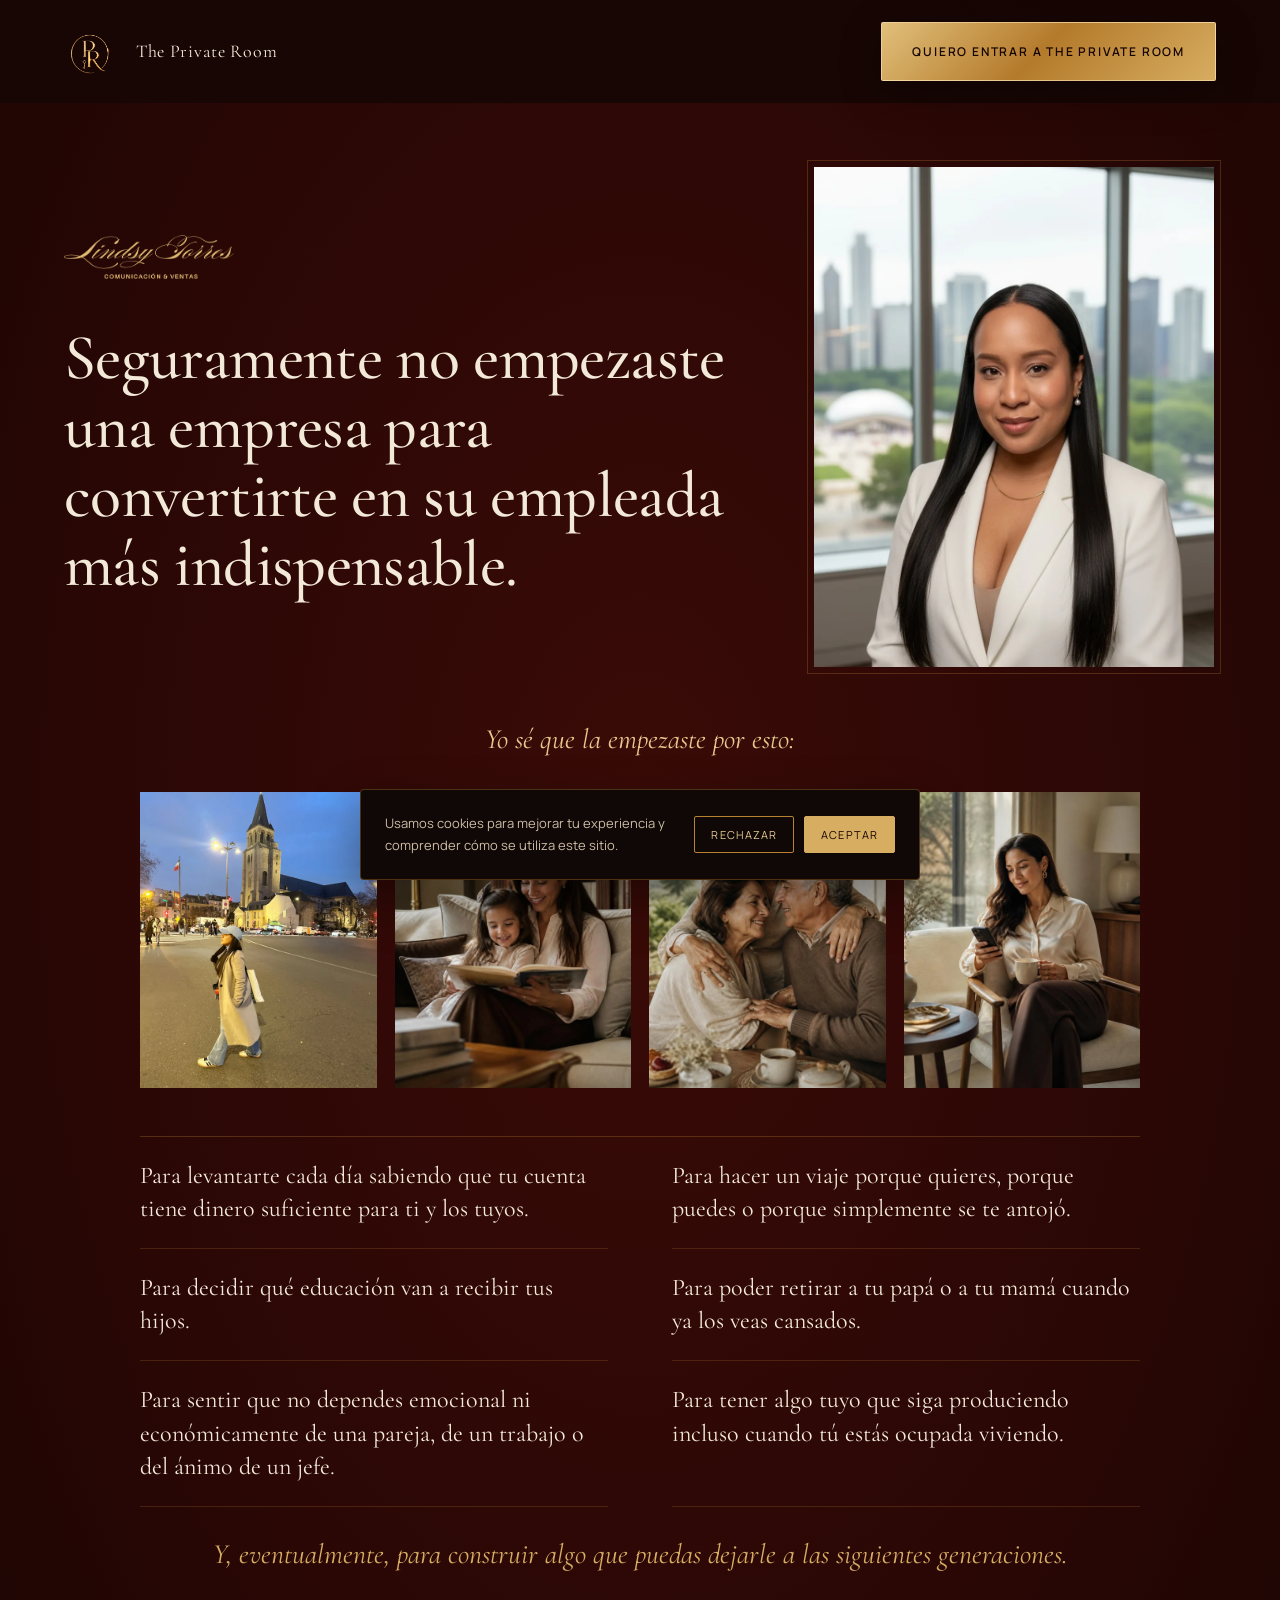
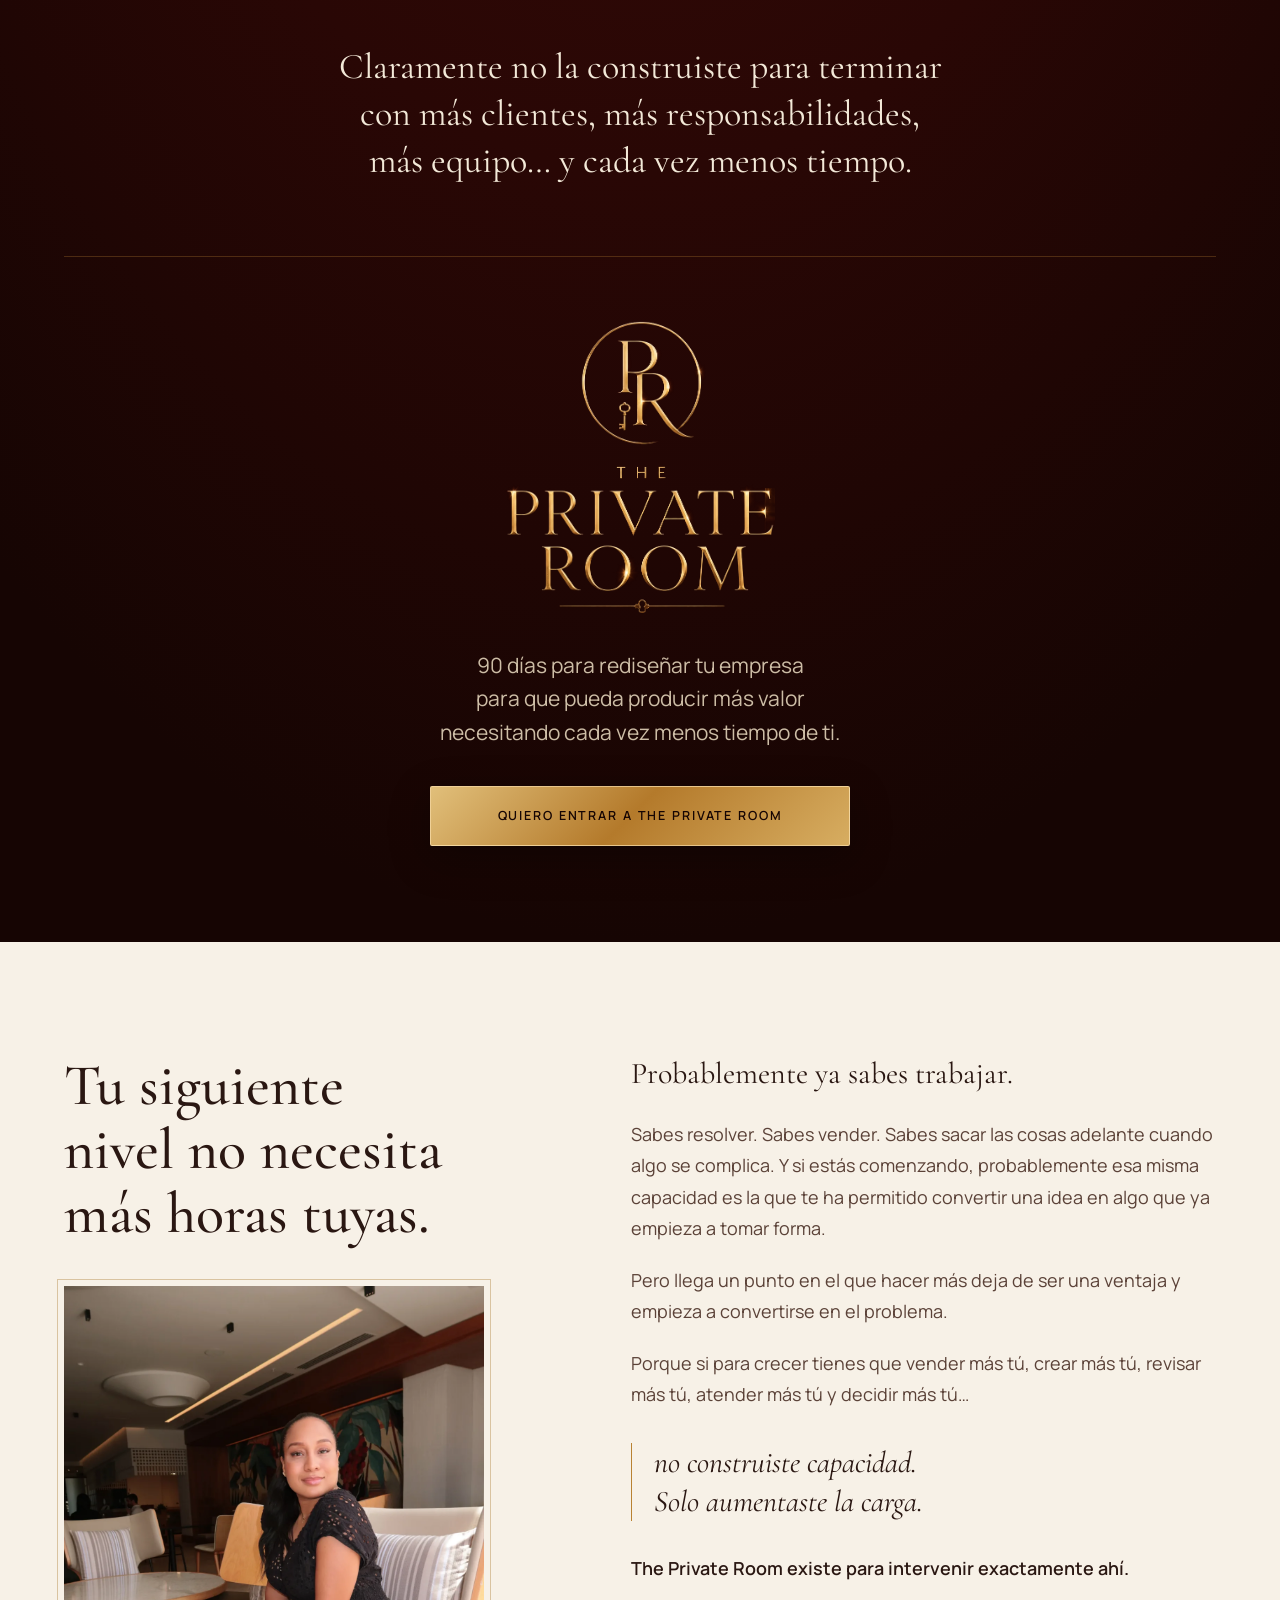
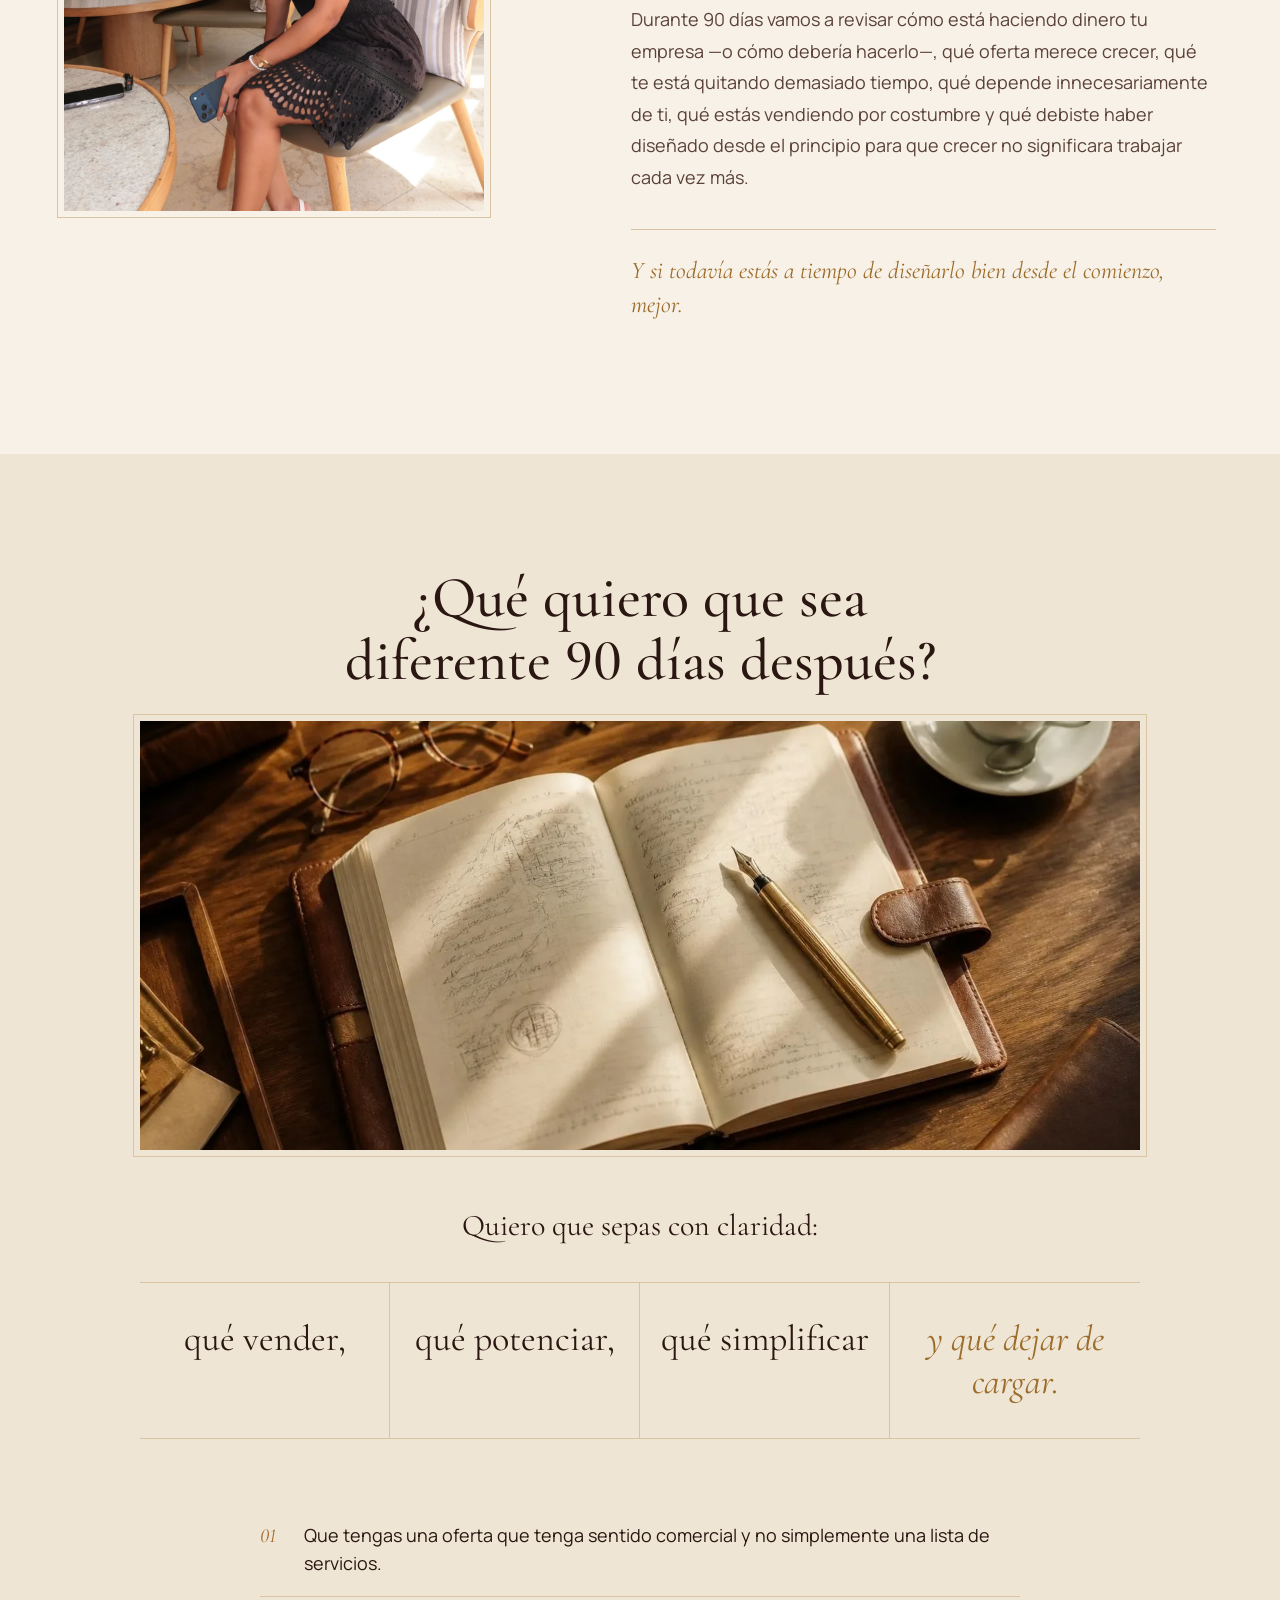
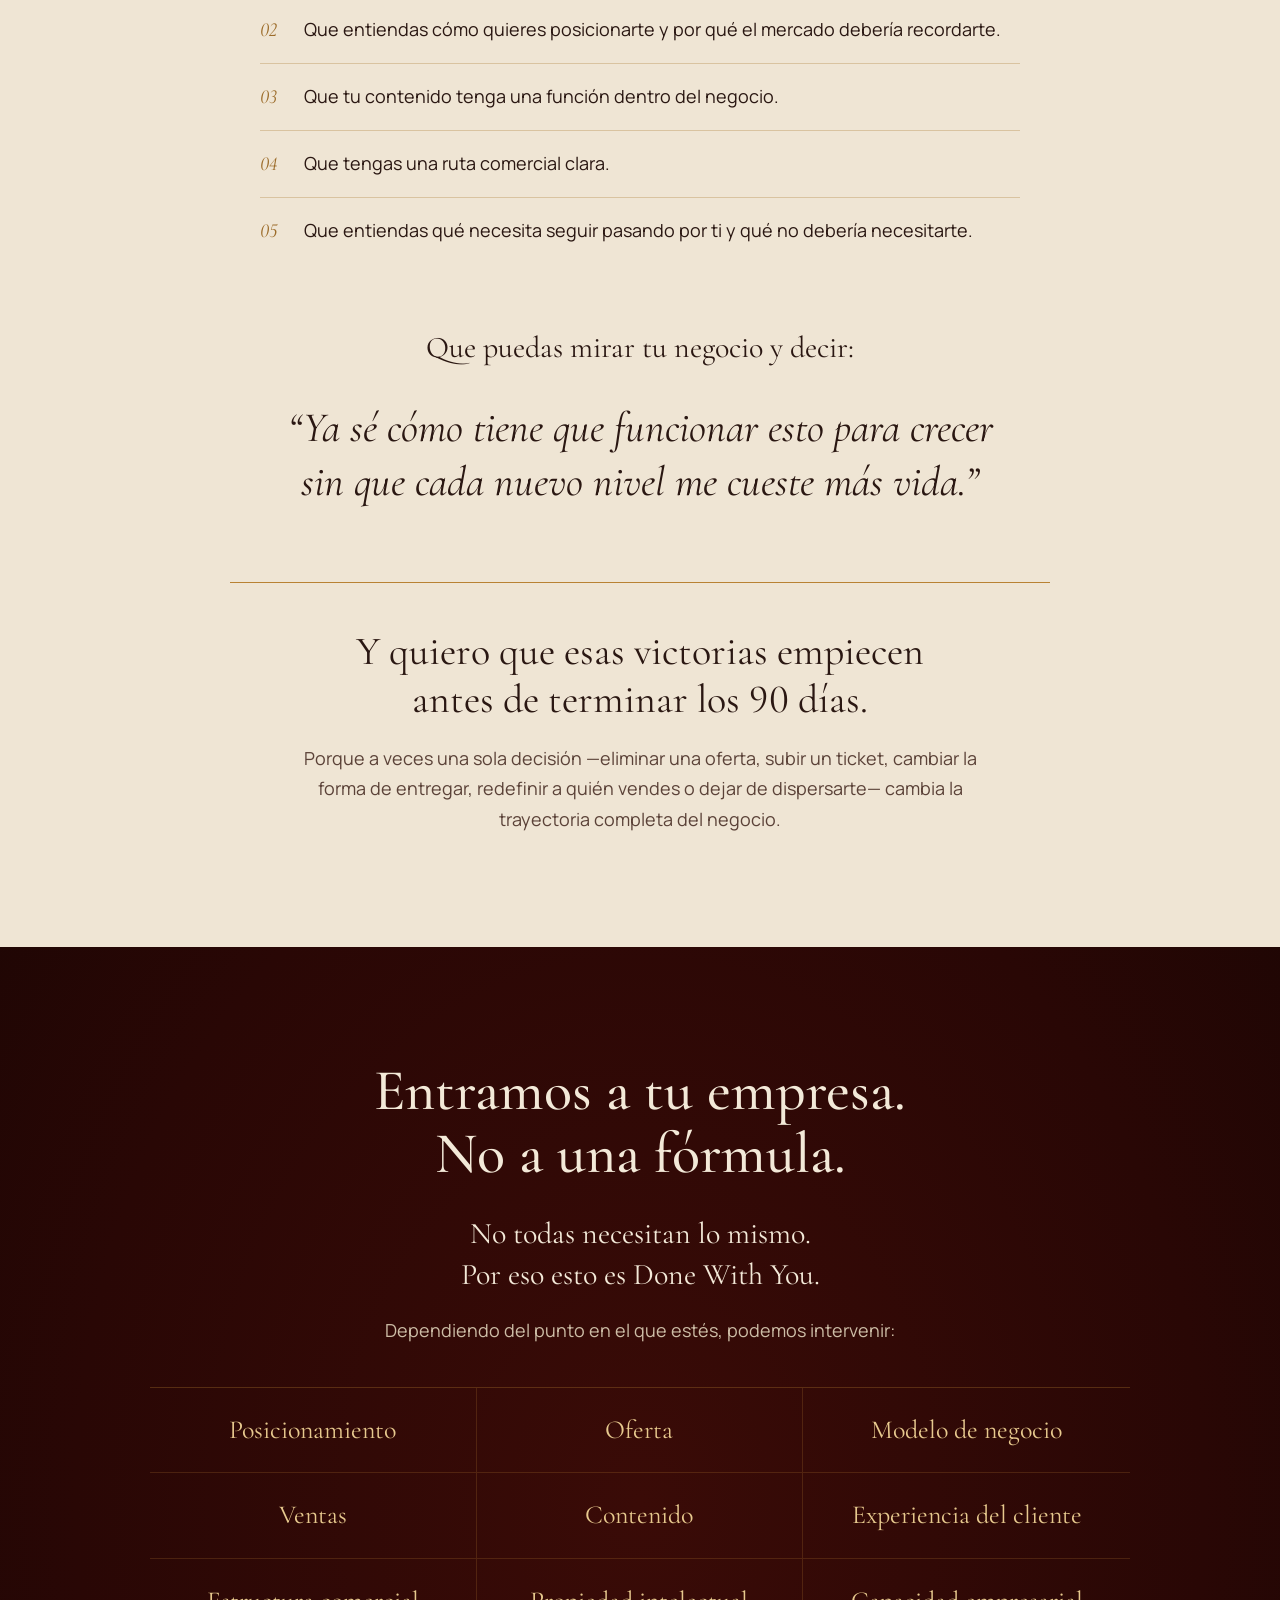
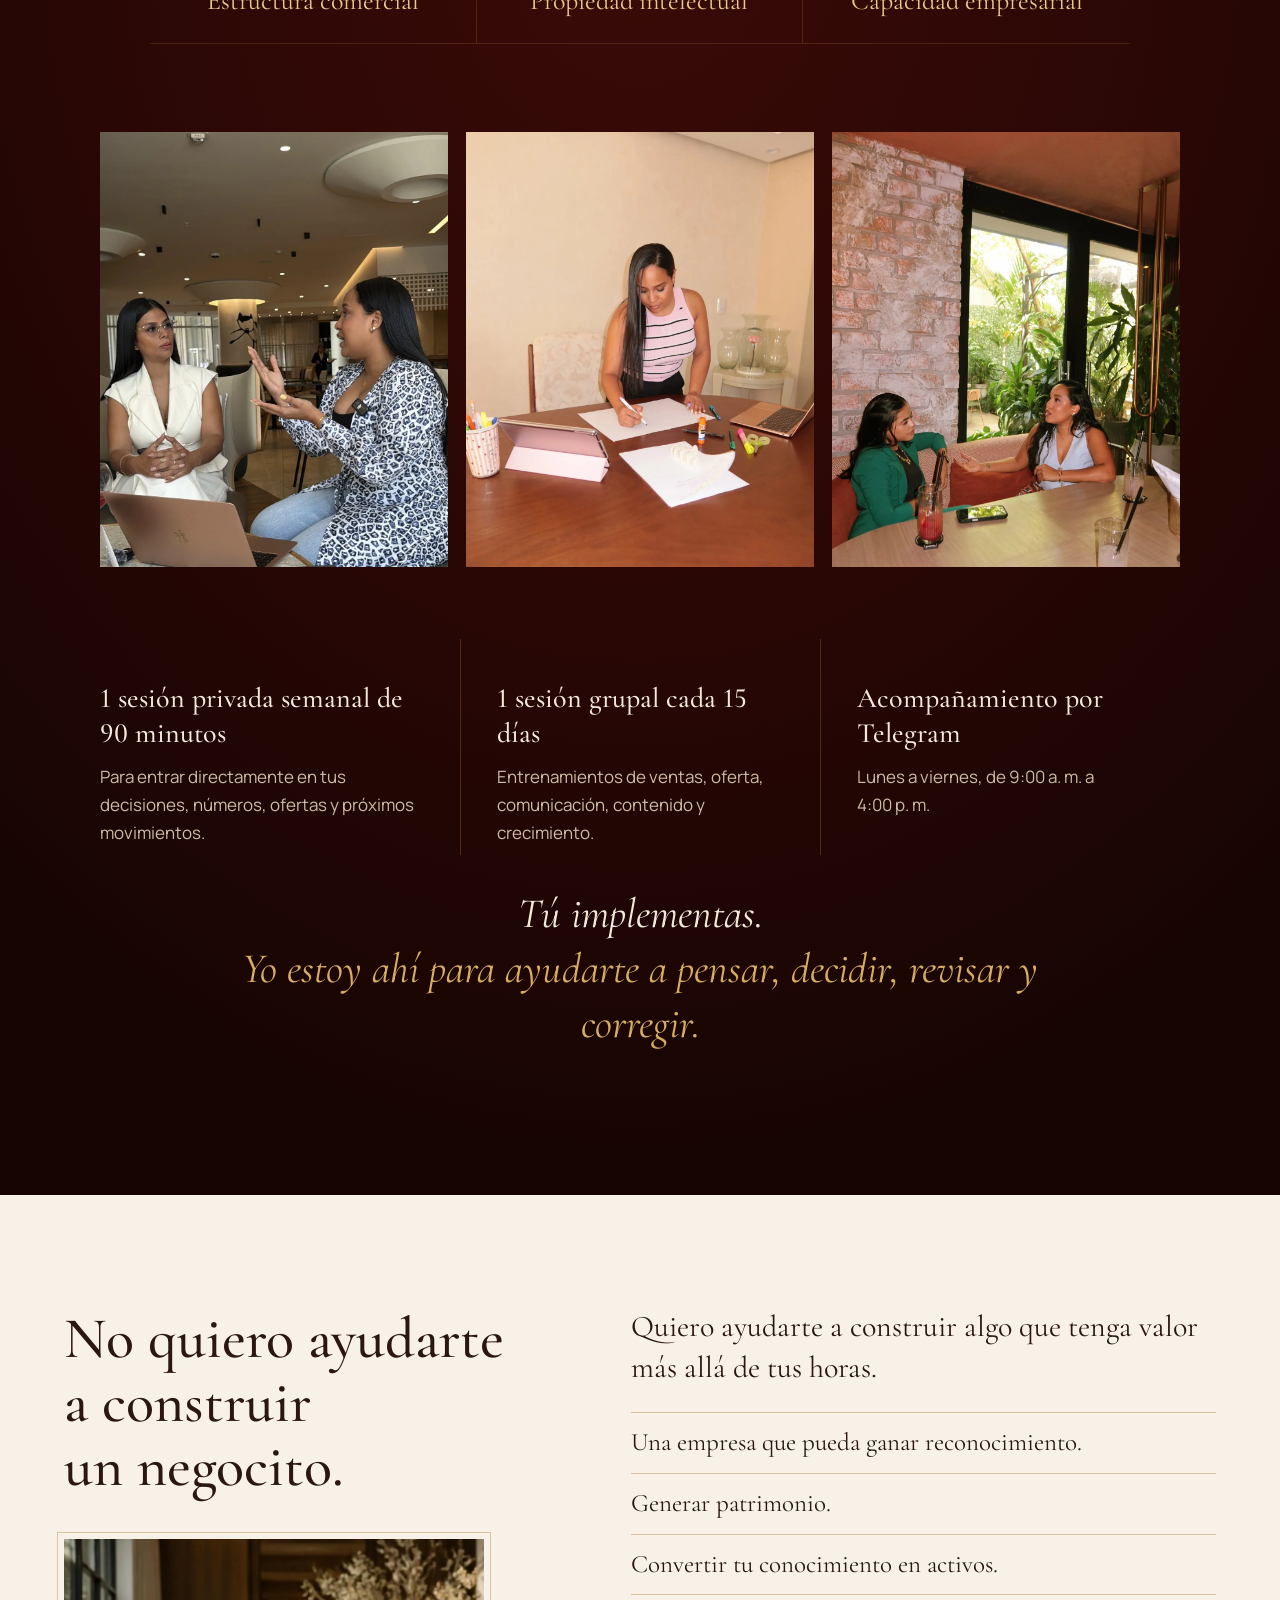
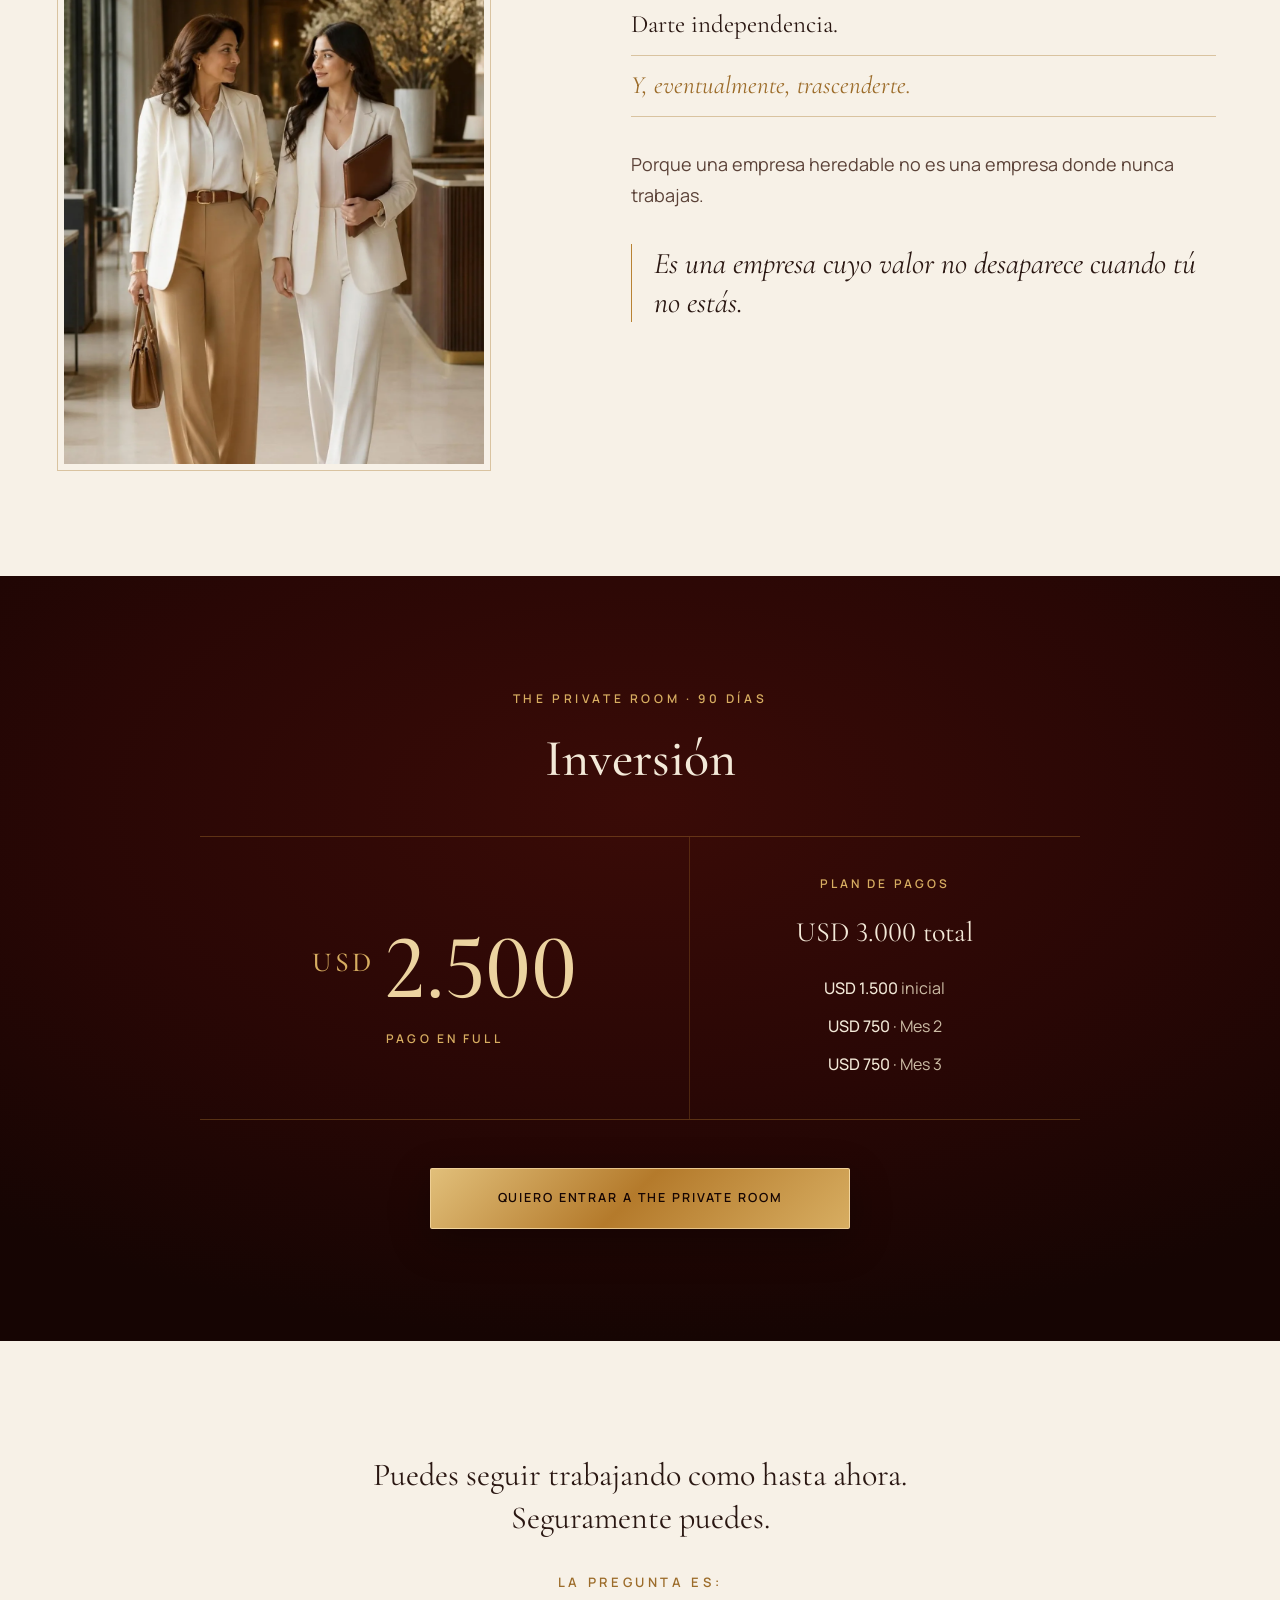
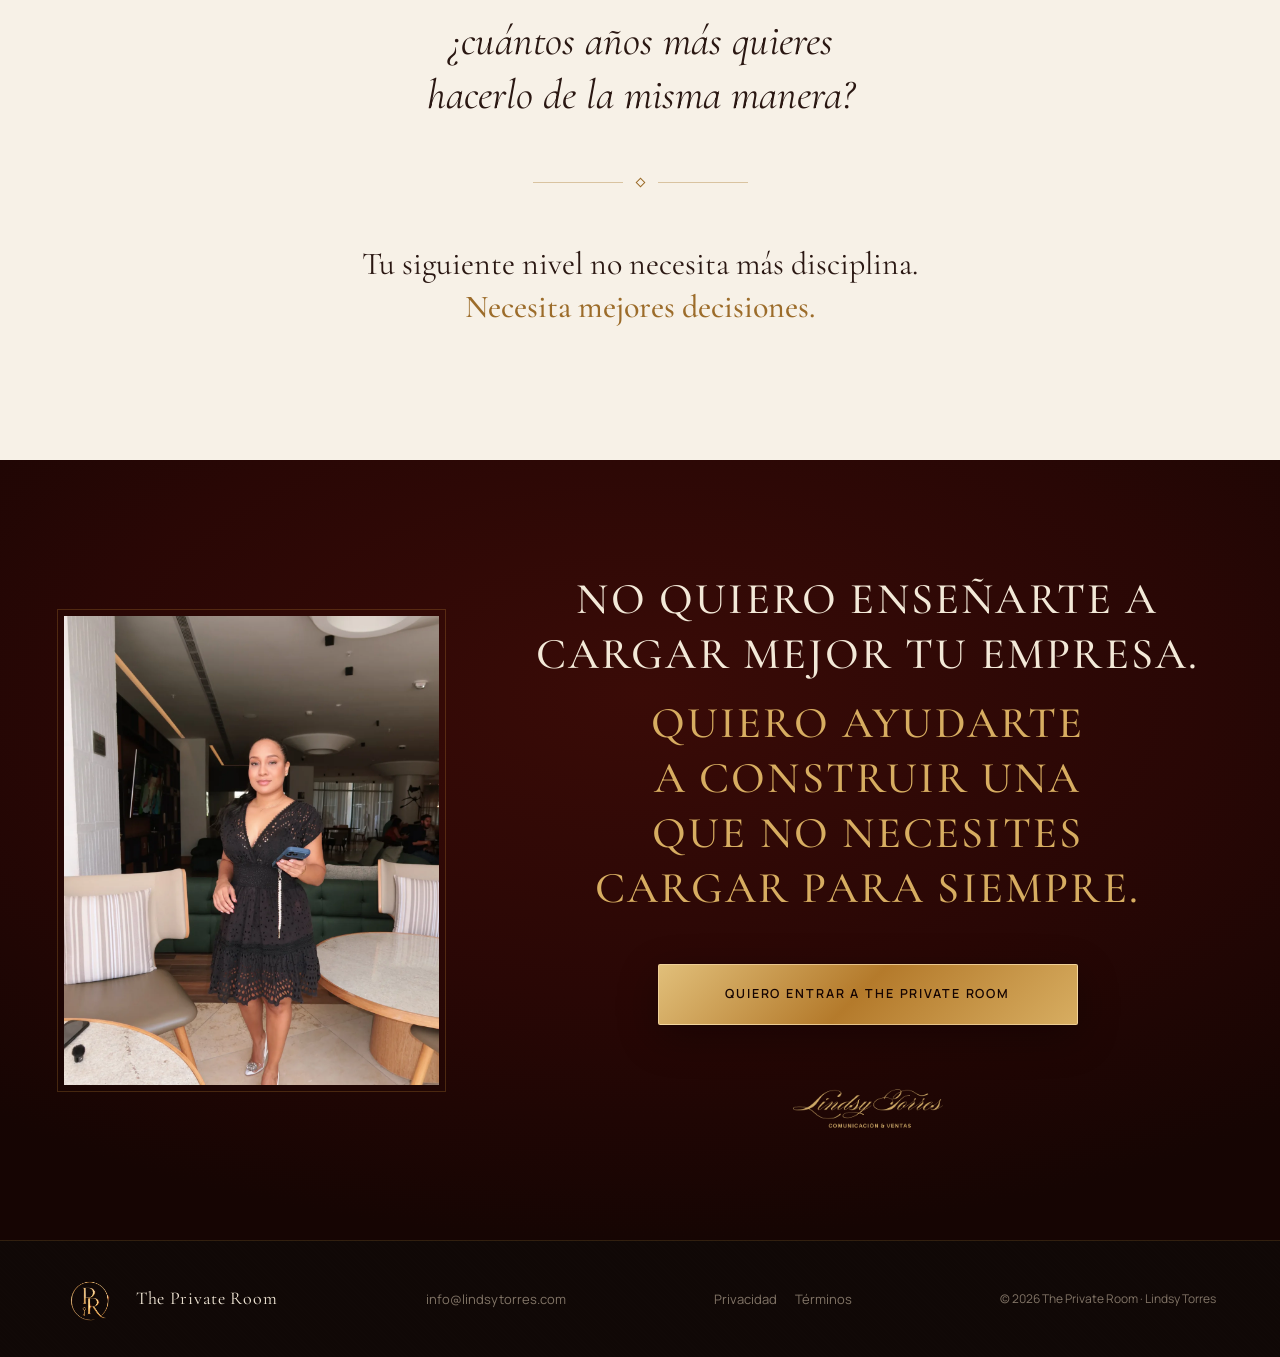
<file: theprivateroom/index.html>
<!doctype html>
<html lang="es">
<head>
<meta charset="UTF-8" />
<meta name="viewport" content="width=device-width, initial-scale=1" />
<title>The Private Room | Mentoría privada con Lindsy Torres</title>
<meta name="description" content="90 días para rediseñar tu empresa para que pueda producir más valor necesitando cada vez menos tiempo de ti. Posicionamiento, oferta, modelo de negocio, ventas y estructura con Lindsy Torres." />
<link rel="canonical" href="https://lindsytorres.com/theprivateroom/" />

<!-- Open Graph -->
<meta property="og:type" content="website" />
<meta property="og:title" content="The Private Room · 90 días con Lindsy Torres" />
<meta property="og:description" content="Seguramente no empezaste una empresa para convertirte en su empleada más indispensable. 90 días para rediseñarla y que produzca más valor necesitando cada vez menos tiempo de ti." />
<meta property="og:image" content="https://lindsytorres.com/theprivateroom/assets/images/the-private-room-og.jpg" />
<meta property="og:image:width" content="1200" />
<meta property="og:image:height" content="630" />
<meta property="og:url" content="https://lindsytorres.com/theprivateroom/" />
<meta property="og:site_name" content="The Private Room" />
<meta property="og:locale" content="es_ES" />

<!-- Twitter -->
<meta name="twitter:card" content="summary_large_image" />
<meta name="twitter:title" content="The Private Room · 90 días con Lindsy Torres" />
<meta name="twitter:description" content="Seguramente no empezaste una empresa para convertirte en su empleada más indispensable. 90 días para rediseñarla y que produzca más valor necesitando cada vez menos tiempo de ti." />
<meta name="twitter:image" content="https://lindsytorres.com/theprivateroom/assets/images/the-private-room-og.jpg" />

<meta name="robots" content="index, follow" />
<link rel="icon" href="assets/icons/favicon.svg" type="image/svg+xml" />
<link rel="manifest" href="site.webmanifest" />
<meta name="theme-color" content="#160503" />

<link rel="preconnect" href="https://fonts.googleapis.com" />
<link rel="preconnect" href="https://fonts.gstatic.com" crossorigin />
<link href="https://fonts.googleapis.com/css2?family=Cormorant+Garamond:ital,wght@0,400;0,500;0,600;1,400;1,500&amp;family=Manrope:wght@300;400;500;600;700&amp;display=swap" rel="stylesheet" />

<link rel="stylesheet" href="assets/css/main.css" />

<script type="application/ld+json">
{
  "@context": "https://schema.org",
  "@graph": [
    {
      "@type": "Person",
      "name": "Lindsy Torres",
      "jobTitle": "Economista · Estratega de negocios",
      "description": "Creadora de The Legacy Method™ y mentora privada de The Private Room.",
      "url": "https://lindsytorres.com/theprivateroom/"
    },
    {
      "@type": "ProfessionalService",
      "name": "The Private Room",
      "description": "Mentoría estratégica Done With You de 90 días para rediseñar una empresa —posicionamiento, oferta, modelo de negocio, ventas y estructura— para que produzca más valor necesitando cada vez menos tiempo de su fundadora.",
      "provider": { "@type": "Person", "name": "Lindsy Torres" },
      "areaServed": "Global",
      "url": "https://lindsytorres.com/theprivateroom/",
      "offers": {
        "@type": "Offer",
        "price": "2500",
        "priceCurrency": "USD",
        "url": "https://lindsytorres.com/theprivateroom/"
      }
    }
  ]
}
</script>
</head>
<body class="velvet-texture">

<div class="cookie-banner" data-cookie-banner>
  <p>Usamos cookies para mejorar tu experiencia y comprender cómo se utiliza este sitio.</p>
  <div class="cookie-banner__actions">
    <button data-cookie-action="declined">Rechazar</button>
    <button class="cookie-accept" data-cookie-action="accepted">Aceptar</button>
  </div>
</div>

<!-- NAVBAR -->
<header>
  <nav class="navbar" data-navbar>
    <div class="container navbar__inner">
      <a href="./" class="brand-lockup" aria-label="The Private Room — inicio">
        <img src="assets/images/pr-monogram.png" alt="" aria-hidden="true" class="pr-logo-img" width="58" height="44" />
        <span class="brand-lockup__name">The Private Room</span>
      </a>
      <!-- CTA: mismo destino que todos los botones de la página (WhatsApp) -->
      <a href="https://wa.link/6erp1r" target="_blank" rel="noopener" class="btn btn-primary navbar__cta" data-track="click_private_room_apply">Quiero entrar a The Private Room</a>
    </div>
  </nav>
</header>

<main>

<!-- ======================================================================
     01 — HERO
     ====================================================================== -->
<section class="tpr-hero">
  <div class="container">
    <div class="tpr-hero__top">
      <div class="tpr-hero__copy">
        <picture>
          <source srcset="assets/images/lindsy-torres-logo-gold.webp" type="image/webp" />
          <img class="tpr-hero__lt" src="assets/images/lindsy-torres-logo-gold.png" alt="Lindsy Torres" width="409" height="106" />
        </picture>
        <h1 class="tpr-hero__title">Seguramente no empezaste una empresa para convertirte en su empleada más indispensable.</h1>
      </div>
      <figure class="tpr-photo tpr-hero__photo">
        <picture>
          <source srcset="assets/images/photos/lindsy-blazer.webp" type="image/webp" />
          <img src="assets/images/photos/lindsy-blazer.jpg" alt="Lindsy Torres" width="864" height="1080" fetchpriority="high" />
        </picture>
      </figure>
    </div>

    <p class="tpr-hero__intro">Yo sé que la empezaste por esto:</p>

    <div class="tpr-moments" aria-hidden="true">
      <figure class="tpr-photo"><picture><source srcset="assets/images/photos/lindsy-paris.webp" type="image/webp" /><img src="assets/images/photos/lindsy-paris.jpg" alt="" width="1200" height="1500" loading="lazy" /></picture></figure>
      <figure class="tpr-photo"><picture><source srcset="assets/images/photos/gen-hijos.webp" type="image/webp" /><img src="assets/images/photos/gen-hijos.jpg" alt="" width="1136" height="1408" loading="lazy" /></picture></figure>
      <figure class="tpr-photo"><picture><source srcset="assets/images/photos/gen-padres.webp" type="image/webp" /><img src="assets/images/photos/gen-padres.jpg" alt="" width="1136" height="1408" loading="lazy" /></picture></figure>
      <figure class="tpr-photo"><picture><source srcset="assets/images/photos/gen-tranquilidad.webp" type="image/webp" /><img src="assets/images/photos/gen-tranquilidad.jpg" alt="" width="1136" height="1408" loading="lazy" /></picture></figure>
    </div>

    <ul class="tpr-reasons">
      <li>Para levantarte cada día sabiendo que tu cuenta tiene dinero suficiente para ti y los tuyos.</li>
      <li>Para hacer un viaje porque quieres, porque puedes o porque simplemente se te antojó.</li>
      <li>Para decidir qué educación van a recibir tus hijos.</li>
      <li>Para poder retirar a tu papá o a tu mamá cuando ya los veas cansados.</li>
      <li>Para sentir que no dependes emocional ni económicamente de una pareja, de un trabajo o del ánimo de un jefe.</li>
      <li>Para tener algo tuyo que siga produciendo incluso cuando tú estás ocupada viviendo.</li>
      <li class="tpr-reasons__last">Y, eventualmente, para construir algo que puedas dejarle a las siguientes generaciones.</li>
    </ul>

    <p class="tpr-hero__turn">Claramente no la construiste para terminar con más clientes, más responsabilidades, más equipo… y cada vez menos tiempo.</p>

    <div class="tpr-hero__brand">
      <picture>
        <source srcset="assets/images/the-private-room-lockup.webp" type="image/webp" />
        <img class="tpr-hero__lockup" src="assets/images/the-private-room-lockup.png" alt="The Private Room" width="641" height="692" loading="lazy" />
      </picture>
      <p class="tpr-hero__subtitle">90 días para rediseñar tu empresa para que pueda producir más valor necesitando cada vez menos tiempo de ti.</p>
      <a href="https://wa.link/6erp1r" target="_blank" rel="noopener" class="btn btn-primary btn-wrap tpr-cta" data-track="click_private_room_apply">Quiero entrar a The Private Room</a>
    </div>
  </div>
</section>

<!-- ======================================================================
     02 — TU SIGUIENTE NIVEL
     ====================================================================== -->
<section id="siguiente-nivel" class="tpr-light">
  <div class="container tpr-split">
    <div class="tpr-split__head">
      <h2 class="tpr-h2">Tu siguiente nivel no necesita más horas tuyas.</h2>
      <figure class="tpr-photo tpr-split__photo">
        <picture>
          <source srcset="assets/images/photos/lindsy-seated.webp" type="image/webp" />
          <img src="assets/images/photos/lindsy-seated.jpg" alt="Lindsy Torres" width="1200" height="1500" loading="lazy" />
        </picture>
      </figure>
    </div>
    <div class="tpr-split__body tpr-prose">
      <p class="tpr-lead">Probablemente ya sabes trabajar.</p>
      <p>Sabes resolver. Sabes vender. Sabes sacar las cosas adelante cuando algo se complica. Y si estás comenzando, probablemente esa misma capacidad es la que te ha permitido convertir una idea en algo que ya empieza a tomar forma.</p>
      <p>Pero llega un punto en el que hacer más deja de ser una ventaja y empieza a convertirse en el problema.</p>
      <p>Porque si para crecer tienes que vender más tú, crear más tú, revisar más tú, atender más tú y decidir más tú…</p>
      <p class="tpr-quote">no construiste capacidad.<br />Solo aumentaste la carga.</p>
      <p><strong>The Private Room existe para intervenir exactamente ahí.</strong></p>
      <p>Durante 90 días vamos a revisar cómo está haciendo dinero tu empresa —o cómo debería hacerlo—, qué oferta merece crecer, qué te está quitando demasiado tiempo, qué depende innecesariamente de ti, qué estás vendiendo por costumbre y qué debiste haber diseñado desde el principio para que crecer no significara trabajar cada vez más.</p>
      <p class="tpr-aside">Y si todavía estás a tiempo de diseñarlo bien desde el comienzo, mejor.</p>
    </div>
  </div>
</section>

<!-- ======================================================================
     03 — 90 DÍAS DESPUÉS
     ====================================================================== -->
<section id="90-dias" class="tpr-light tpr-light--deep">
  <div class="container">
    <div class="tpr-center">
      <h2 class="tpr-h2">¿Qué quiero que sea diferente 90 días después?</h2>
    </div>

    <figure class="tpr-photo tpr-wide">
      <picture>
        <source srcset="assets/images/photos/gen-escritorio.webp" type="image/webp" />
        <img src="assets/images/photos/gen-escritorio.jpg" alt="" width="1500" height="1000" loading="lazy" />
      </picture>
    </figure>

    <div class="tpr-center">
      <p class="tpr-lead">Quiero que sepas con claridad:</p>
    </div>

    <ul class="tpr-four">
      <li>qué vender,</li>
      <li>qué potenciar,</li>
      <li>qué simplificar</li>
      <li>y qué dejar de cargar.</li>
    </ul>

    <ul class="tpr-outcomes">
      <li>Que tengas una oferta que tenga sentido comercial y no simplemente una lista de servicios.</li>
      <li>Que entiendas cómo quieres posicionarte y por qué el mercado debería recordarte.</li>
      <li>Que tu contenido tenga una función dentro del negocio.</li>
      <li>Que tengas una ruta comercial clara.</li>
      <li>Que entiendas qué necesita seguir pasando por ti y qué no debería necesitarte.</li>
    </ul>

    <div class="tpr-center">
      <p class="tpr-lead">Que puedas mirar tu negocio y decir:</p>
      <p class="tpr-quote tpr-quote--big">“Ya sé cómo tiene que funcionar esto para crecer sin que cada nuevo nivel me cueste más vida.”</p>
    </div>

    <div class="tpr-highlight">
      <p class="tpr-highlight__title">Y quiero que esas victorias empiecen antes de terminar los 90 días.</p>
      <p>Porque a veces una sola decisión —eliminar una oferta, subir un ticket, cambiar la forma de entregar, redefinir a quién vendes o dejar de dispersarte— cambia la trayectoria completa del negocio.</p>
    </div>
  </div>
</section>

<!-- ======================================================================
     04 — CÓMO TRABAJAMOS
     ====================================================================== -->
<section id="como-trabajamos" class="tpr-dark">
  <div class="container">
    <div class="tpr-center">
      <h2 class="tpr-h2">Entramos a tu empresa. No a una fórmula.</h2>
      <p class="tpr-lead">No todas necesitan lo mismo.<br />Por eso esto es Done With You.</p>
      <p>Dependiendo del punto en el que estés, podemos intervenir:</p>
    </div>

    <ul class="tpr-areas">
      <li>Posicionamiento</li>
      <li>Oferta</li>
      <li>Modelo de negocio</li>
      <li>Ventas</li>
      <li>Contenido</li>
      <li>Experiencia del cliente</li>
      <li>Estructura comercial</li>
      <li>Propiedad intelectual</li>
      <li>Capacidad empresarial</li>
    </ul>

    <div class="tpr-sessions" aria-hidden="true">
      <figure class="tpr-photo"><picture><source srcset="assets/images/photos/session-strategy.webp" type="image/webp" /><img src="assets/images/photos/session-strategy.jpg" alt="" width="1012" height="1265" loading="lazy" /></picture></figure>
      <figure class="tpr-photo"><picture><source srcset="assets/images/photos/lindsy-writing.webp" type="image/webp" /><img src="assets/images/photos/lindsy-writing.jpg" alt="" width="1200" height="1500" loading="lazy" /></picture></figure>
      <figure class="tpr-photo"><picture><source srcset="assets/images/photos/session-conversation.webp" type="image/webp" /><img src="assets/images/photos/session-conversation.jpg" alt="" width="1200" height="1500" loading="lazy" /></picture></figure>
    </div>

    <div class="tpr-format">
      <div class="tpr-format__item">
        <h3>1 sesión privada semanal de 90 minutos</h3>
        <p>Para entrar directamente en tus decisiones, números, ofertas y próximos movimientos.</p>
      </div>
      <div class="tpr-format__item">
        <h3>1 sesión grupal cada 15 días</h3>
        <p>Entrenamientos de ventas, oferta, comunicación, contenido y crecimiento.</p>
      </div>
      <div class="tpr-format__item">
        <h3>Acompañamiento por Telegram</h3>
        <p>Lunes a viernes, de 9:00&nbsp;a.&nbsp;m. a 4:00&nbsp;p.&nbsp;m.</p>
      </div>
    </div>

    <p class="tpr-quote tpr-quote--big tpr-center">Tú implementas.<br /><span>Yo estoy ahí para ayudarte a pensar, decidir, revisar y corregir.</span></p>
  </div>
</section>

<!-- ======================================================================
     05 — EMPRESA HEREDABLE + INVERSIÓN
     ====================================================================== -->
<section id="empresa-heredable" class="tpr-light">
  <div class="container tpr-split">
    <div class="tpr-split__head">
      <h2 class="tpr-h2">No quiero ayudarte a construir un negocito.</h2>
      <figure class="tpr-photo tpr-split__photo">
        <picture>
          <source srcset="assets/images/photos/gen-legado.webp" type="image/webp" />
          <img src="assets/images/photos/gen-legado.jpg" alt="" width="1136" height="1408" loading="lazy" />
        </picture>
      </figure>
    </div>
    <div class="tpr-split__body tpr-prose">
      <p class="tpr-lead">Quiero ayudarte a construir algo que tenga valor más allá de tus horas.</p>
      <ul class="tpr-legacy">
        <li>Una empresa que pueda ganar reconocimiento.</li>
        <li>Generar patrimonio.</li>
        <li>Convertir tu conocimiento en activos.</li>
        <li>Darte independencia.</li>
        <li>Y, eventualmente, trascenderte.</li>
      </ul>
      <p>Porque una empresa heredable no es una empresa donde nunca trabajas.</p>
      <p class="tpr-quote">Es una empresa cuyo valor no desaparece cuando tú no estás.</p>
    </div>
  </div>
</section>

<section id="investment" class="tpr-invest">
  <div class="container">
    <p class="tpr-eyebrow">The Private Room · 90 días</p>
    <h2 class="tpr-invest__title">Inversión</h2>

    <div class="tpr-prices">
      <div class="tpr-price tpr-price--full">
        <p class="tpr-price__amount"><small>USD</small>2.500</p>
        <p class="tpr-price__label">Pago en full</p>
      </div>
      <div class="tpr-price tpr-price--plan">
        <p class="tpr-price__label">Plan de pagos</p>
        <p class="tpr-price__total">USD 3.000 total</p>
        <ul class="tpr-price__steps">
          <li><span>USD 1.500</span> inicial</li>
          <li><span>USD 750</span> · Mes 2</li>
          <li><span>USD 750</span> · Mes 3</li>
        </ul>
      </div>
    </div>

    <a href="https://wa.link/6erp1r" target="_blank" rel="noopener" class="btn btn-primary btn-wrap tpr-cta" data-track="click_private_room_investment">Quiero entrar a The Private Room</a>
  </div>
</section>

<section class="tpr-closing">
  <div class="container tpr-center">
    <p class="tpr-closing__lines">Puedes seguir trabajando como hasta ahora.<br />Seguramente puedes.</p>
    <p class="tpr-closing__ask">La pregunta es:</p>
    <p class="tpr-quote tpr-quote--big">¿cuántos años más quieres hacerlo de la misma manera?</p>

    <div class="tpr-rule" aria-hidden="true"><span></span><i></i><span></span></div>

    <p class="tpr-closing__lines">Tu siguiente nivel no necesita más disciplina.<br /><strong>Necesita mejores decisiones.</strong></p>
  </div>
</section>

<section class="tpr-final">
  <div class="container tpr-final__grid">
    <figure class="tpr-photo tpr-final__photo">
      <picture>
        <source srcset="assets/images/photos/lindsy-standing.webp" type="image/webp" />
        <img src="assets/images/photos/lindsy-standing.jpg" alt="Lindsy Torres" width="1200" height="1500" loading="lazy" />
      </picture>
    </figure>
    <div class="tpr-final__copy">
      <p class="tpr-final__manifesto">No quiero enseñarte a cargar mejor tu empresa.<br /><span>Quiero ayudarte a construir una que no necesites cargar para siempre.</span></p>
      <a href="https://wa.link/6erp1r" target="_blank" rel="noopener" class="btn btn-primary btn-wrap tpr-cta" data-track="click_private_room_apply">Quiero entrar a The Private Room</a>
      <picture>
        <source srcset="assets/images/lindsy-torres-logo-gold.webp" type="image/webp" />
        <img class="tpr-final__lt" src="assets/images/lindsy-torres-logo-gold.png" alt="Lindsy Torres" width="409" height="106" loading="lazy" />
      </picture>
    </div>
  </div>
</section>

</main>

<!-- FOOTER -->
<footer class="footer tpr-footer">
  <div class="container">
    <div class="footer__bottom">
      <div class="brand-lockup">
        <img src="assets/images/pr-monogram.png" alt="" aria-hidden="true" class="pr-logo-img" width="58" height="44" loading="lazy" />
        <span class="brand-lockup__name">The Private Room</span>
      </div>
      <a data-contact-email href="#">Correo</a>
      <div style="display:flex; gap:18px;">
        <a href="privacy/">Privacidad</a>
        <a href="terms/">Términos</a>
      </div>
      <span>&copy; <span data-year></span> The Private Room · Lindsy Torres</span>
    </div>
  </div>
</footer>

<script src="assets/js/config.js"></script>
<script src="assets/js/analytics.js"></script>
<script src="assets/js/main.js"></script>
</body>
</html>
</file>
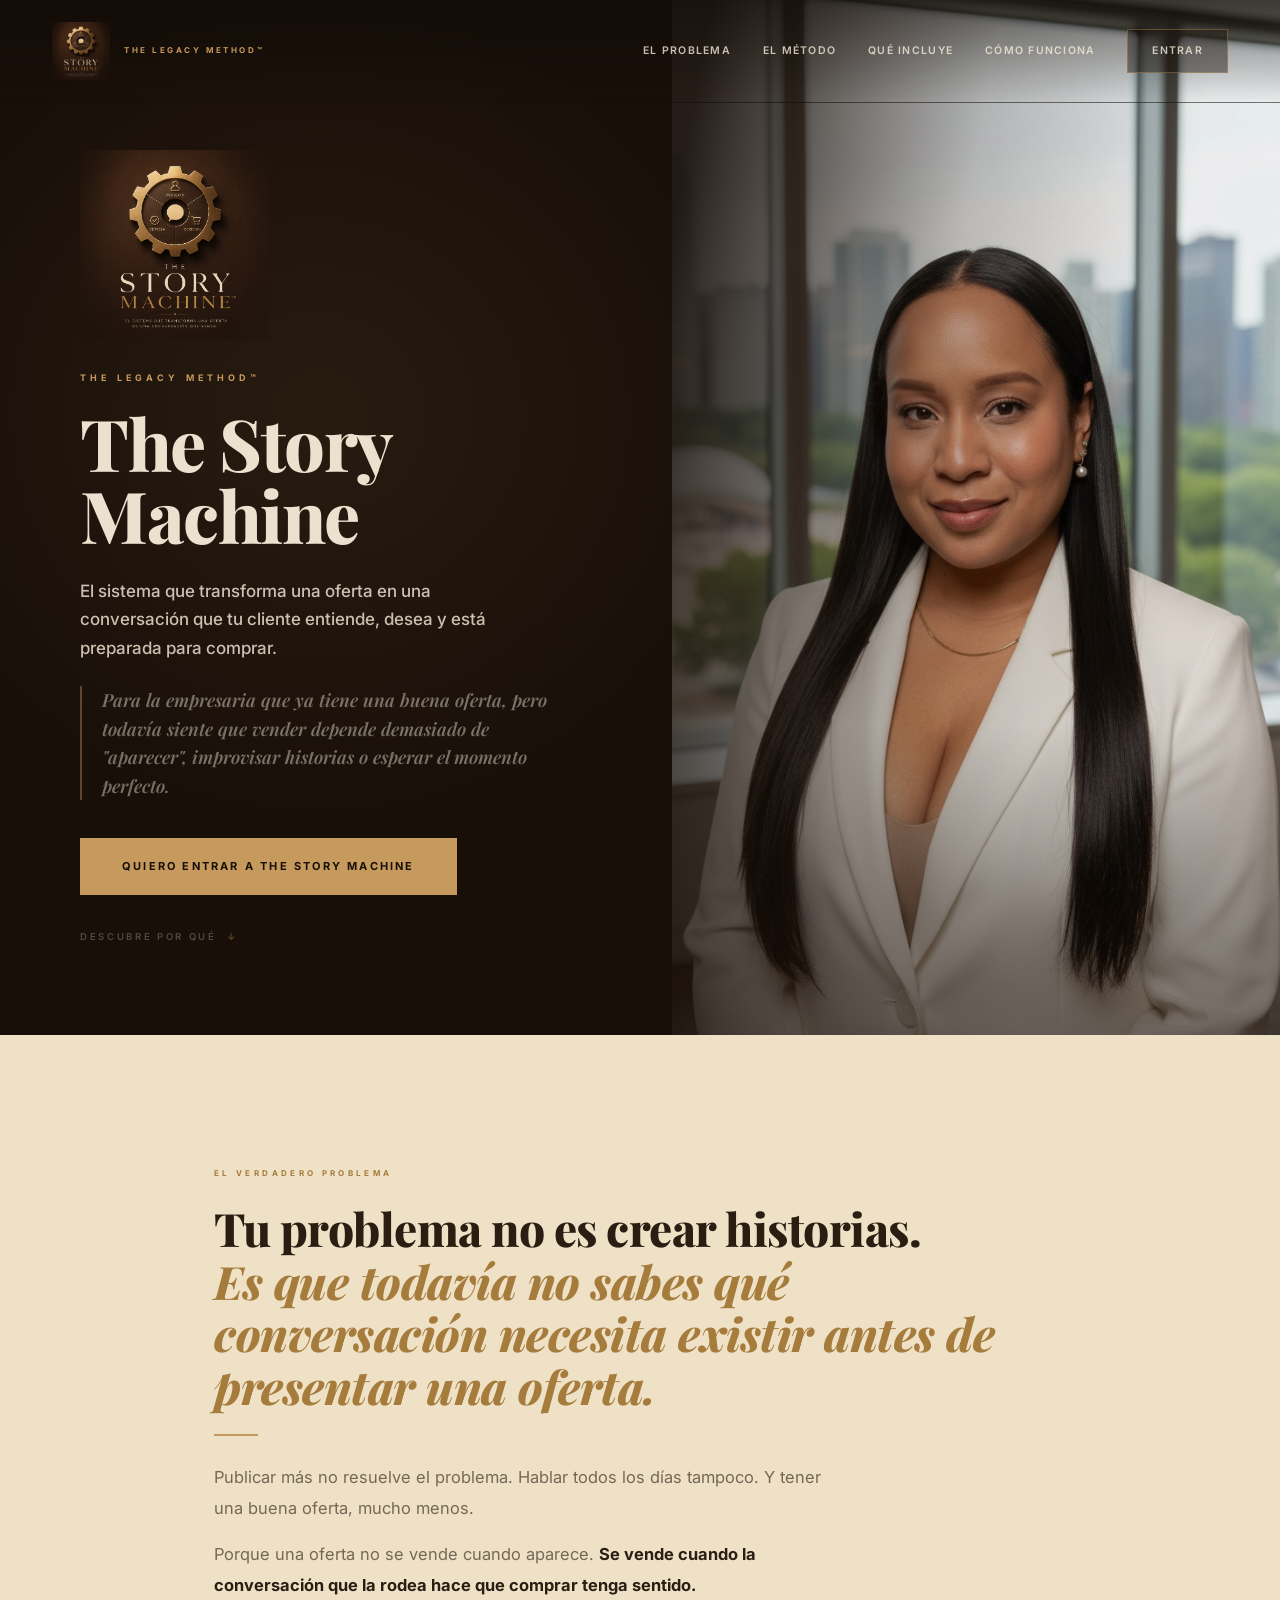
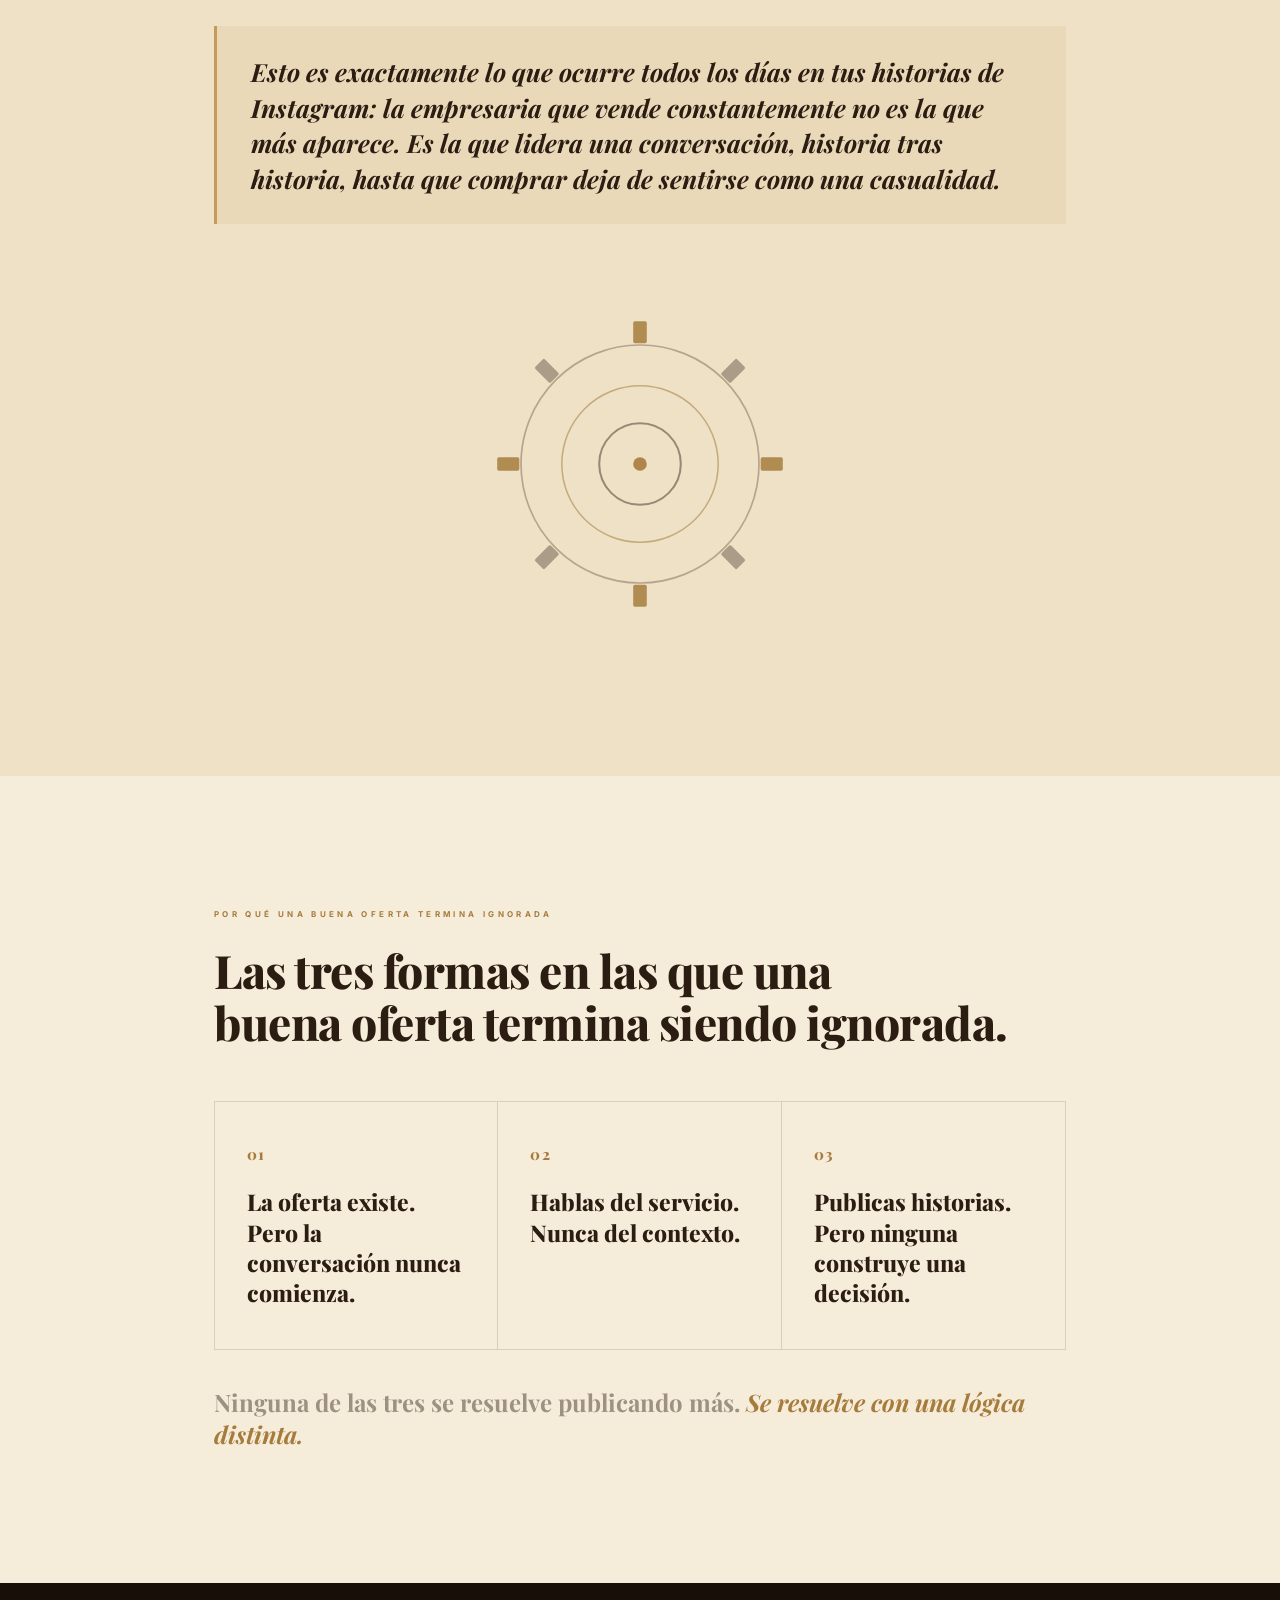
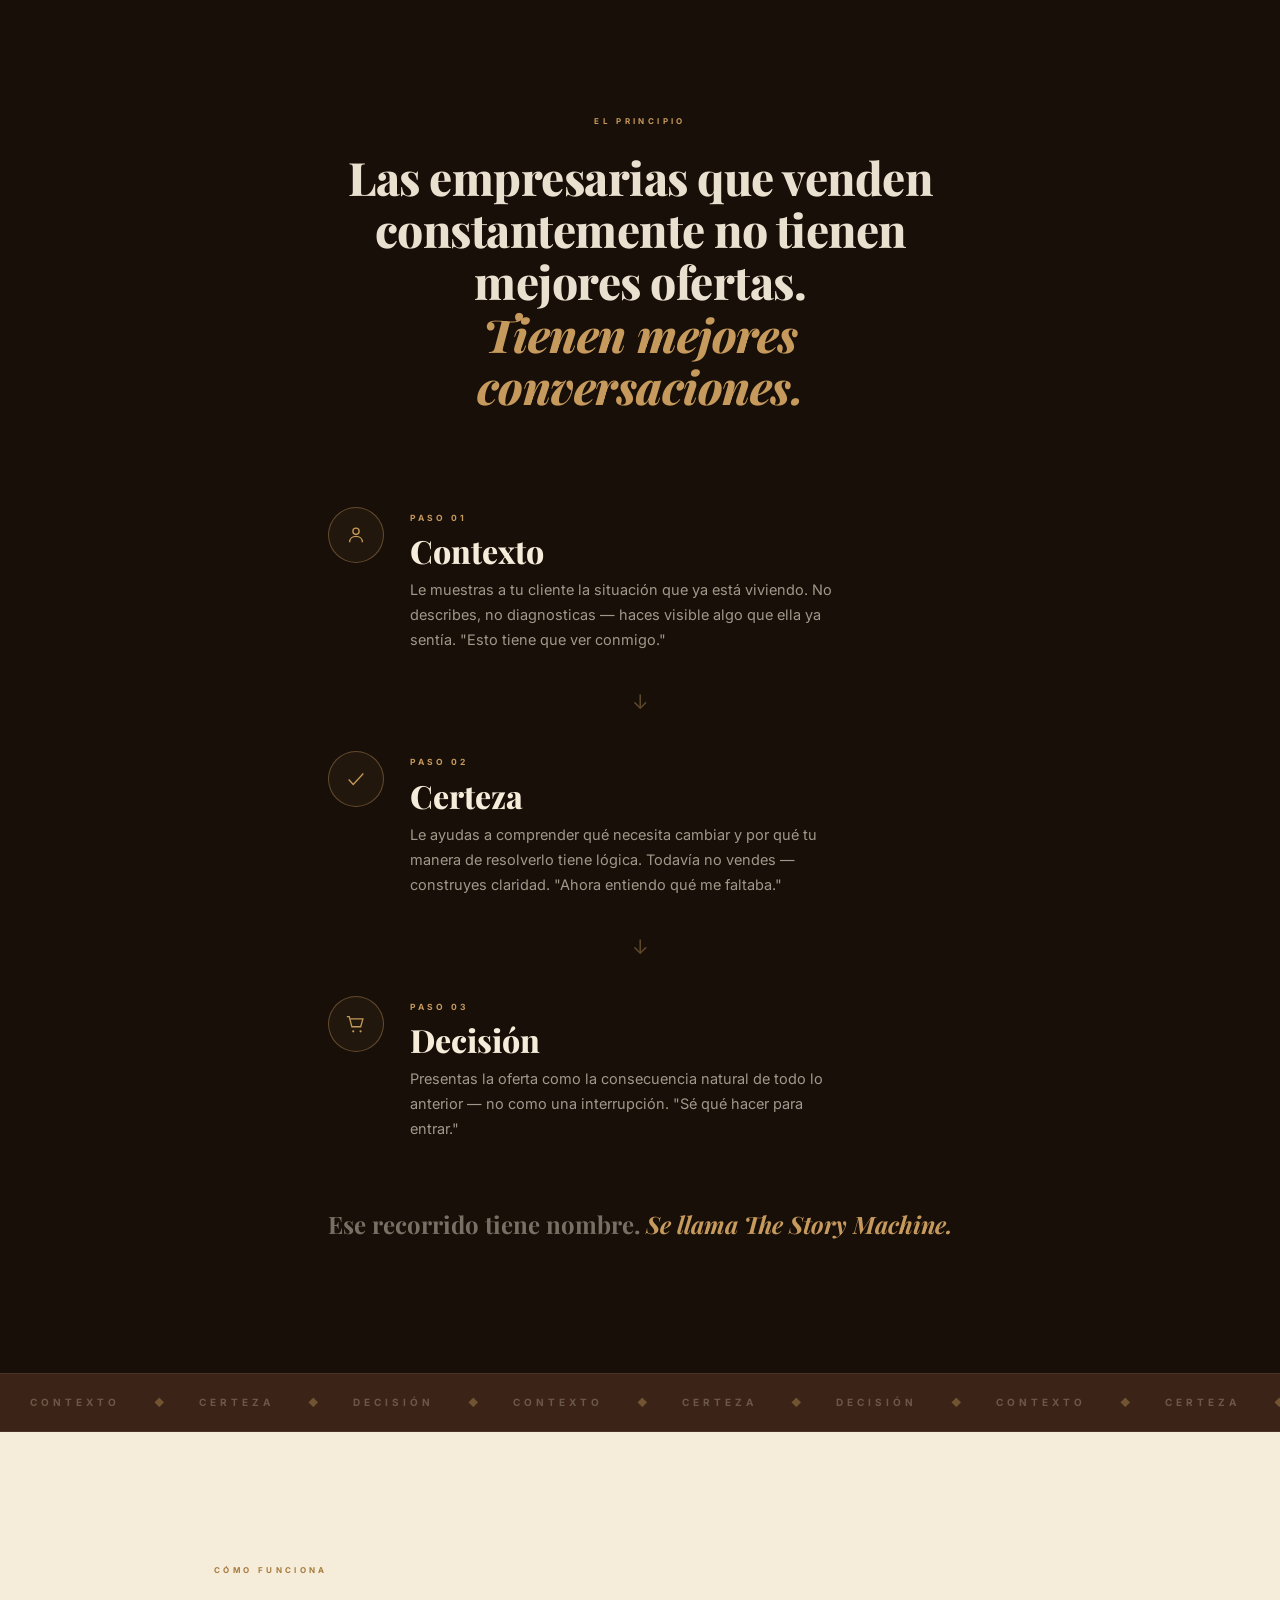
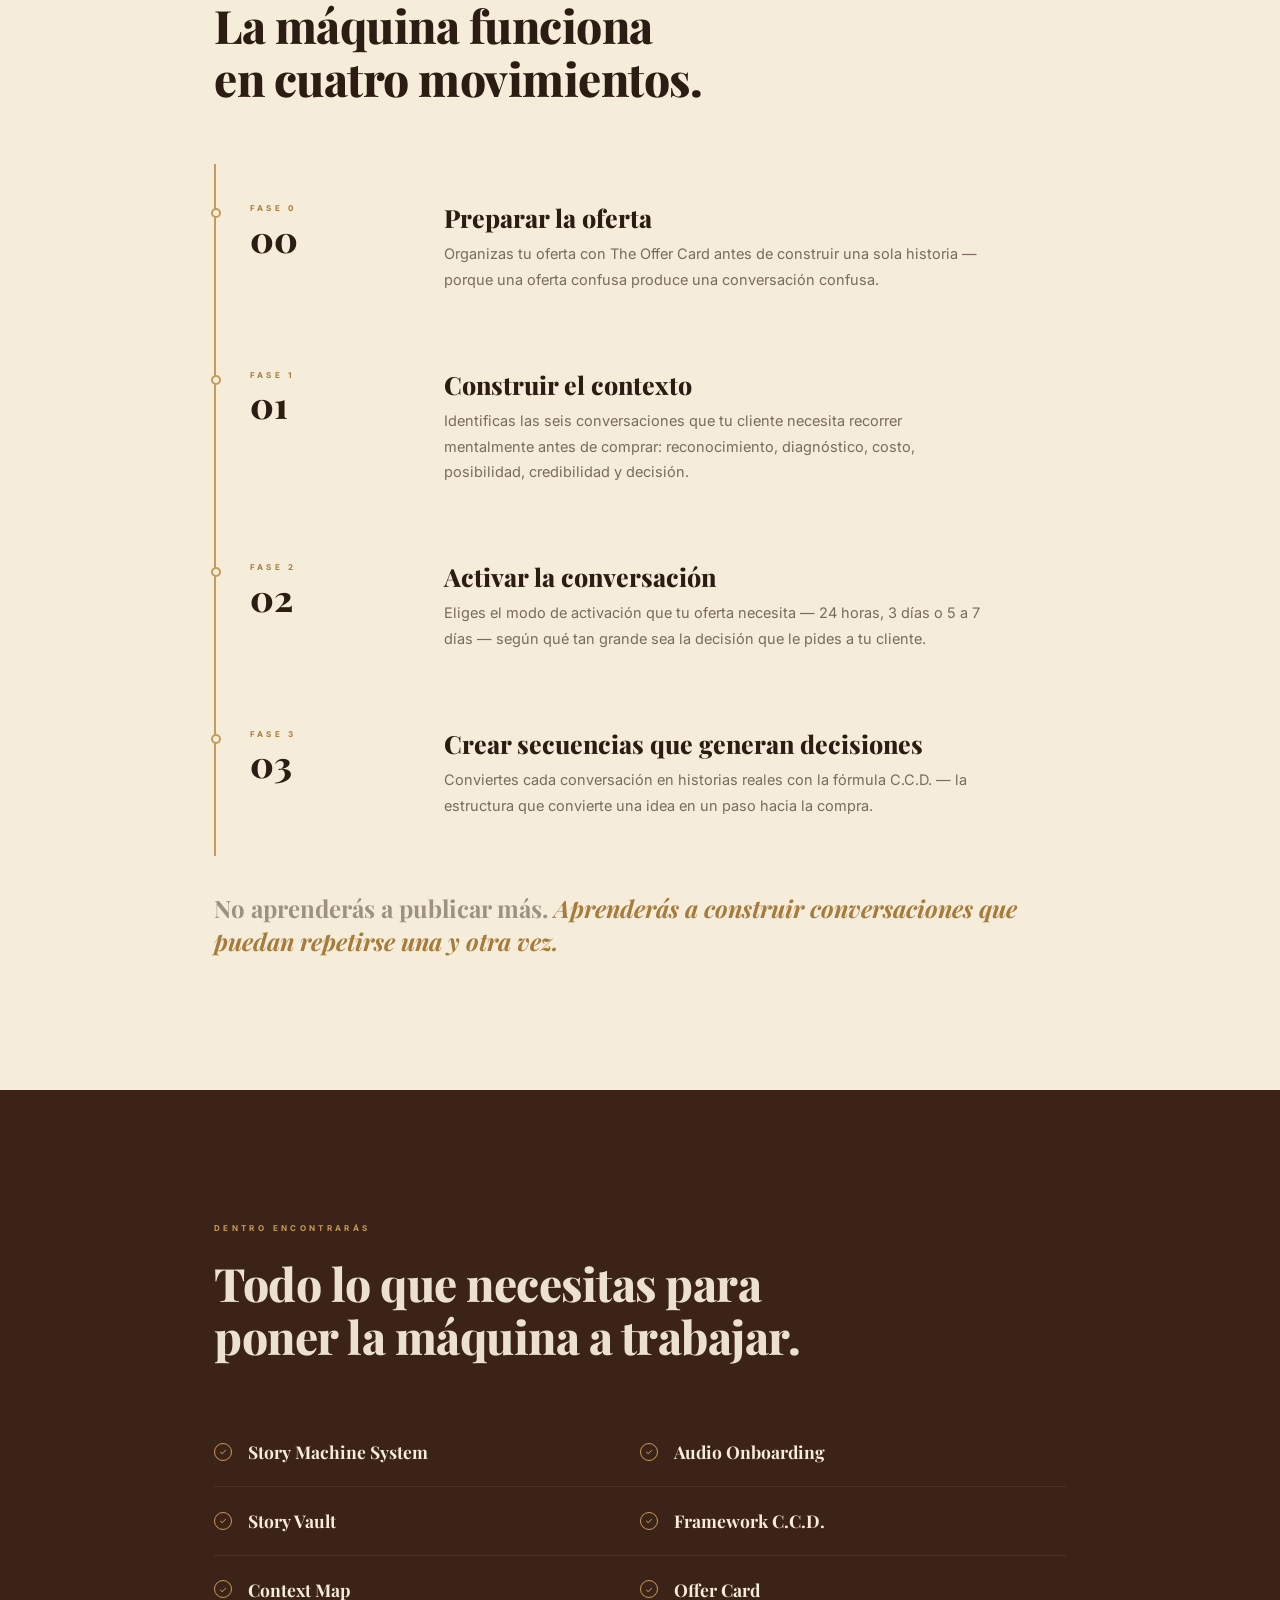
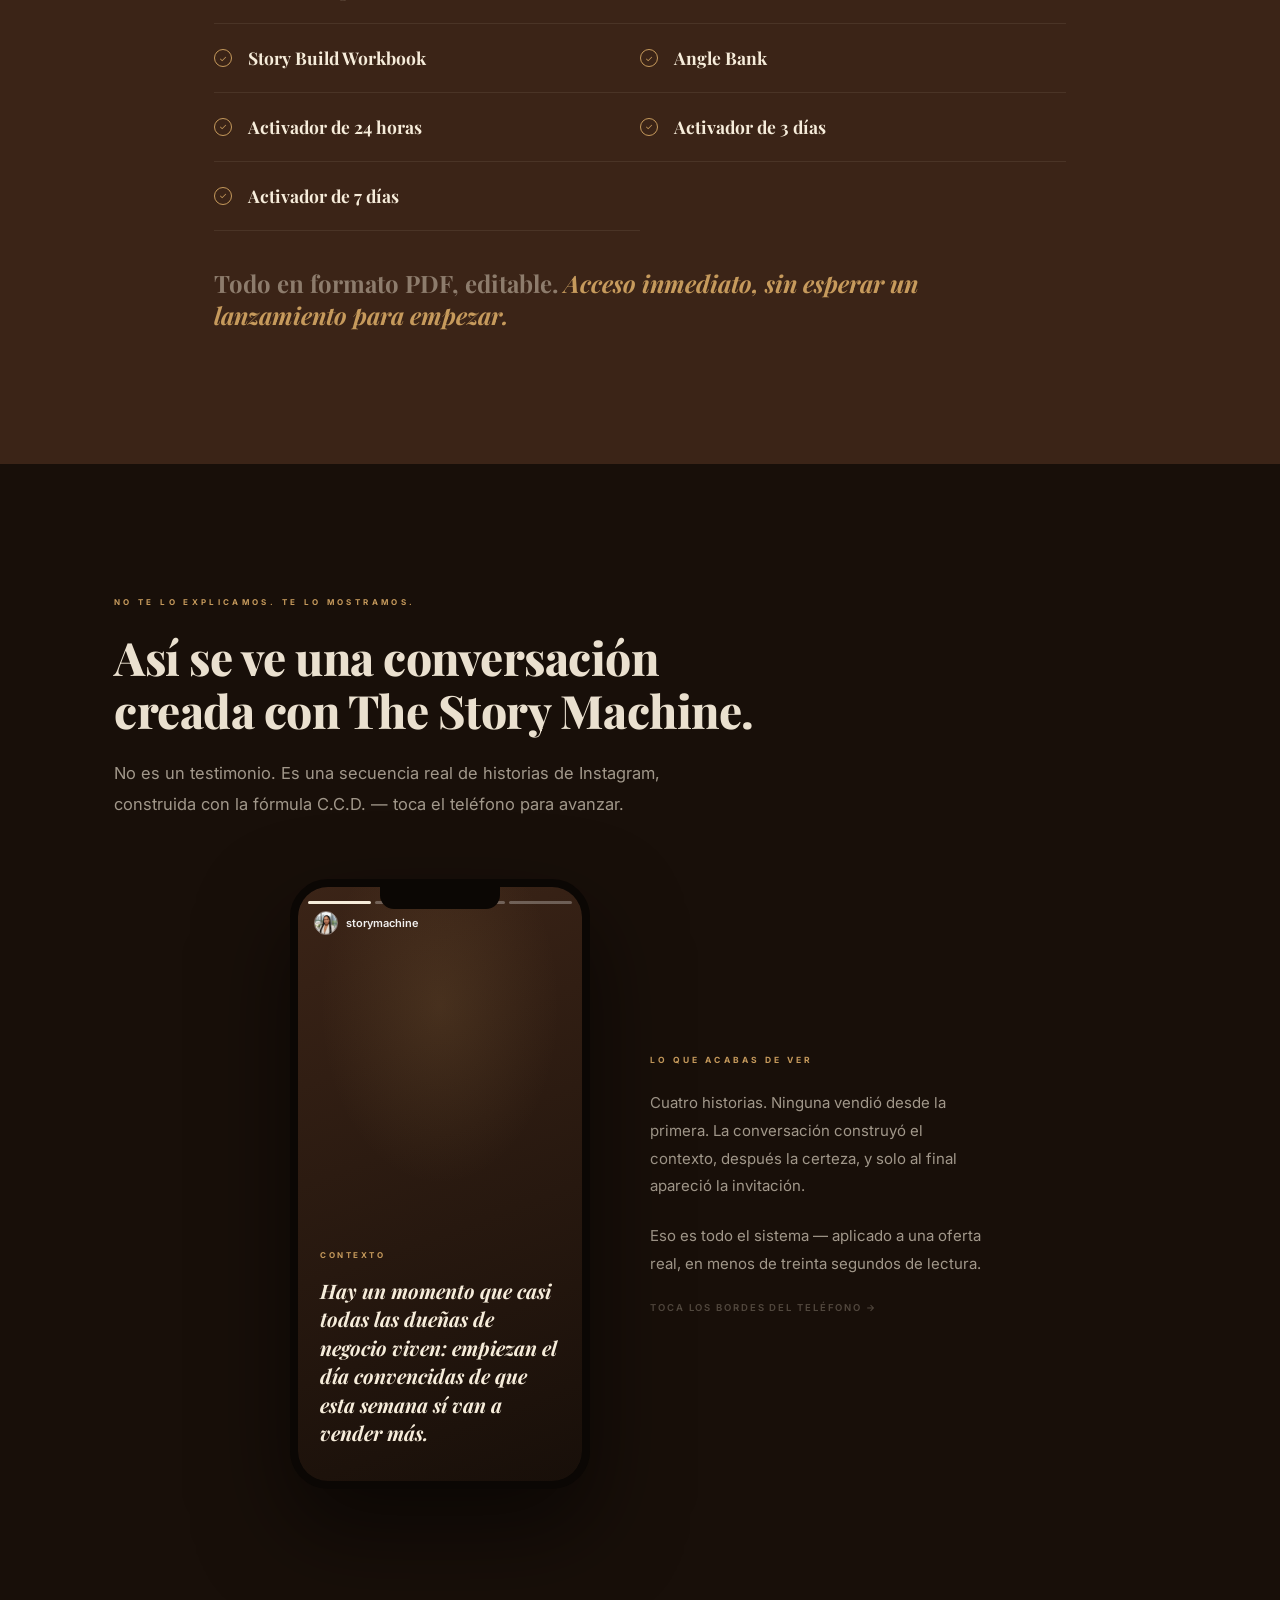
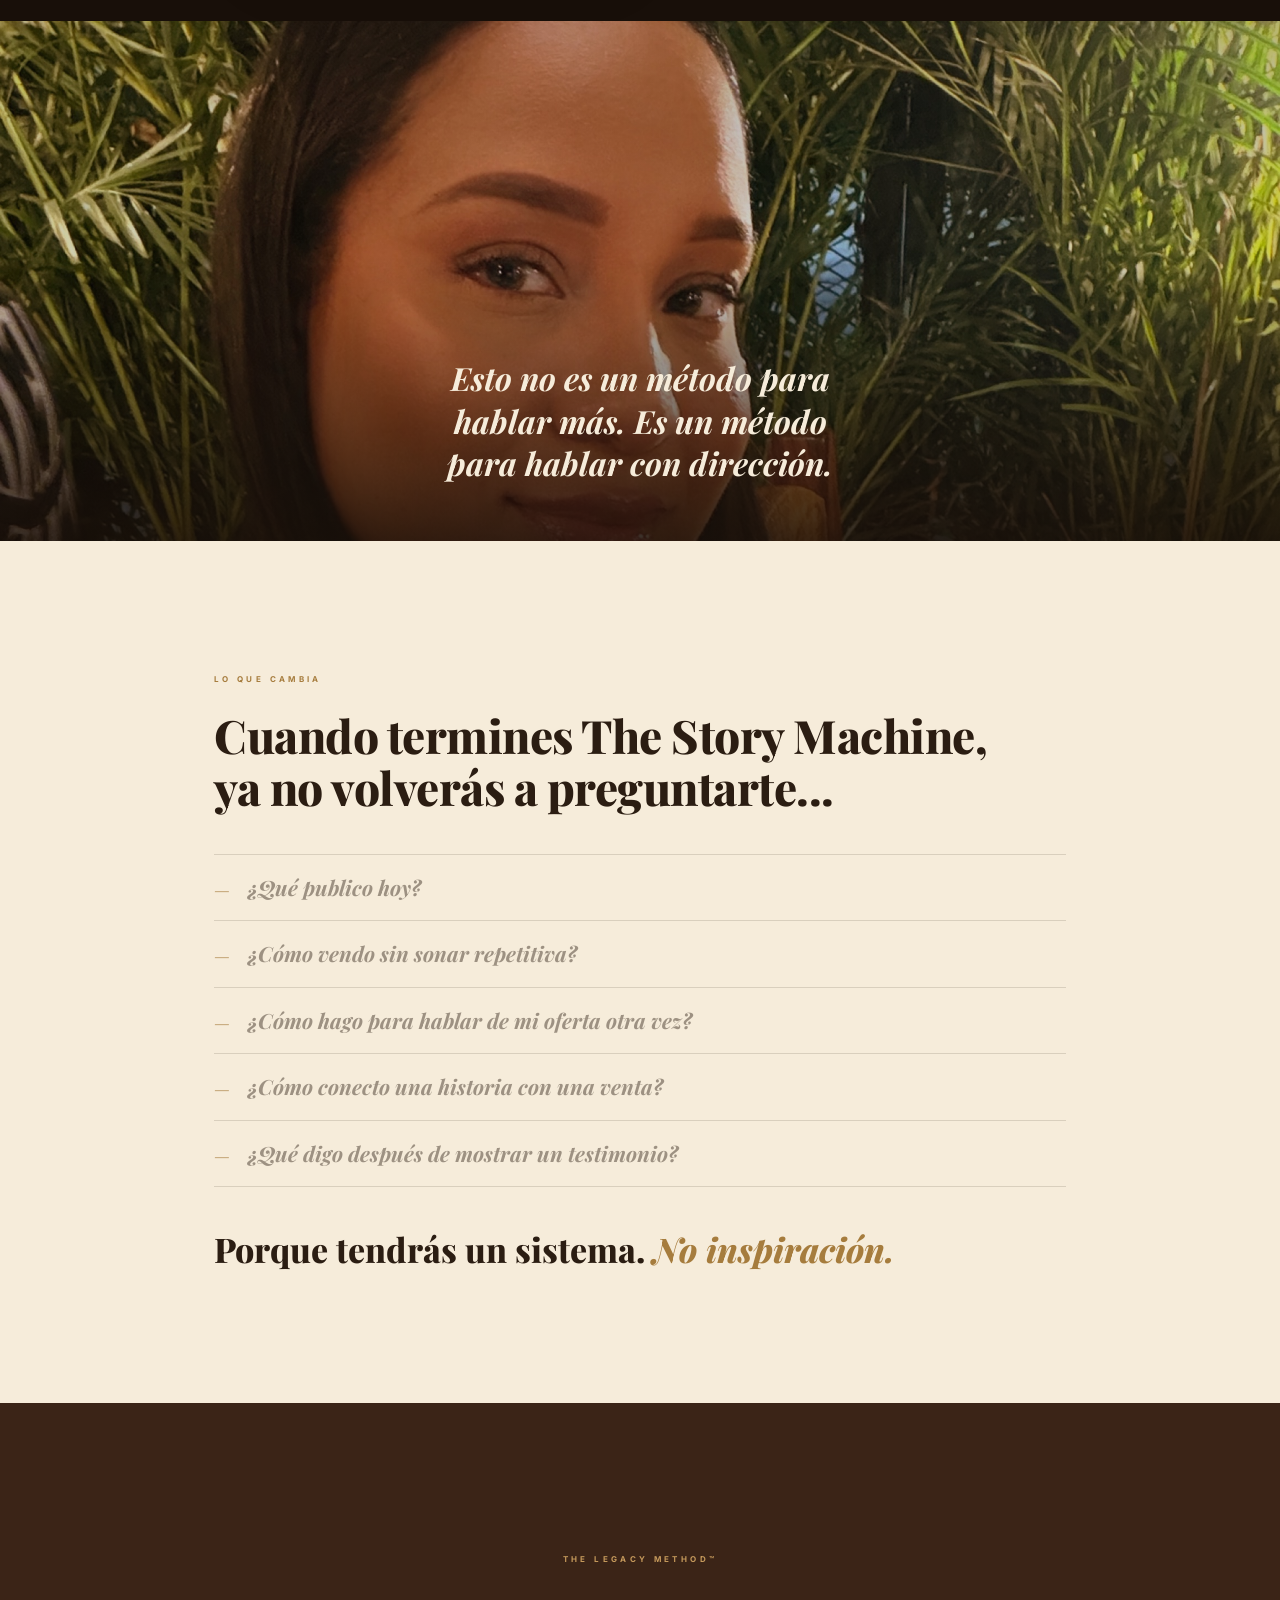
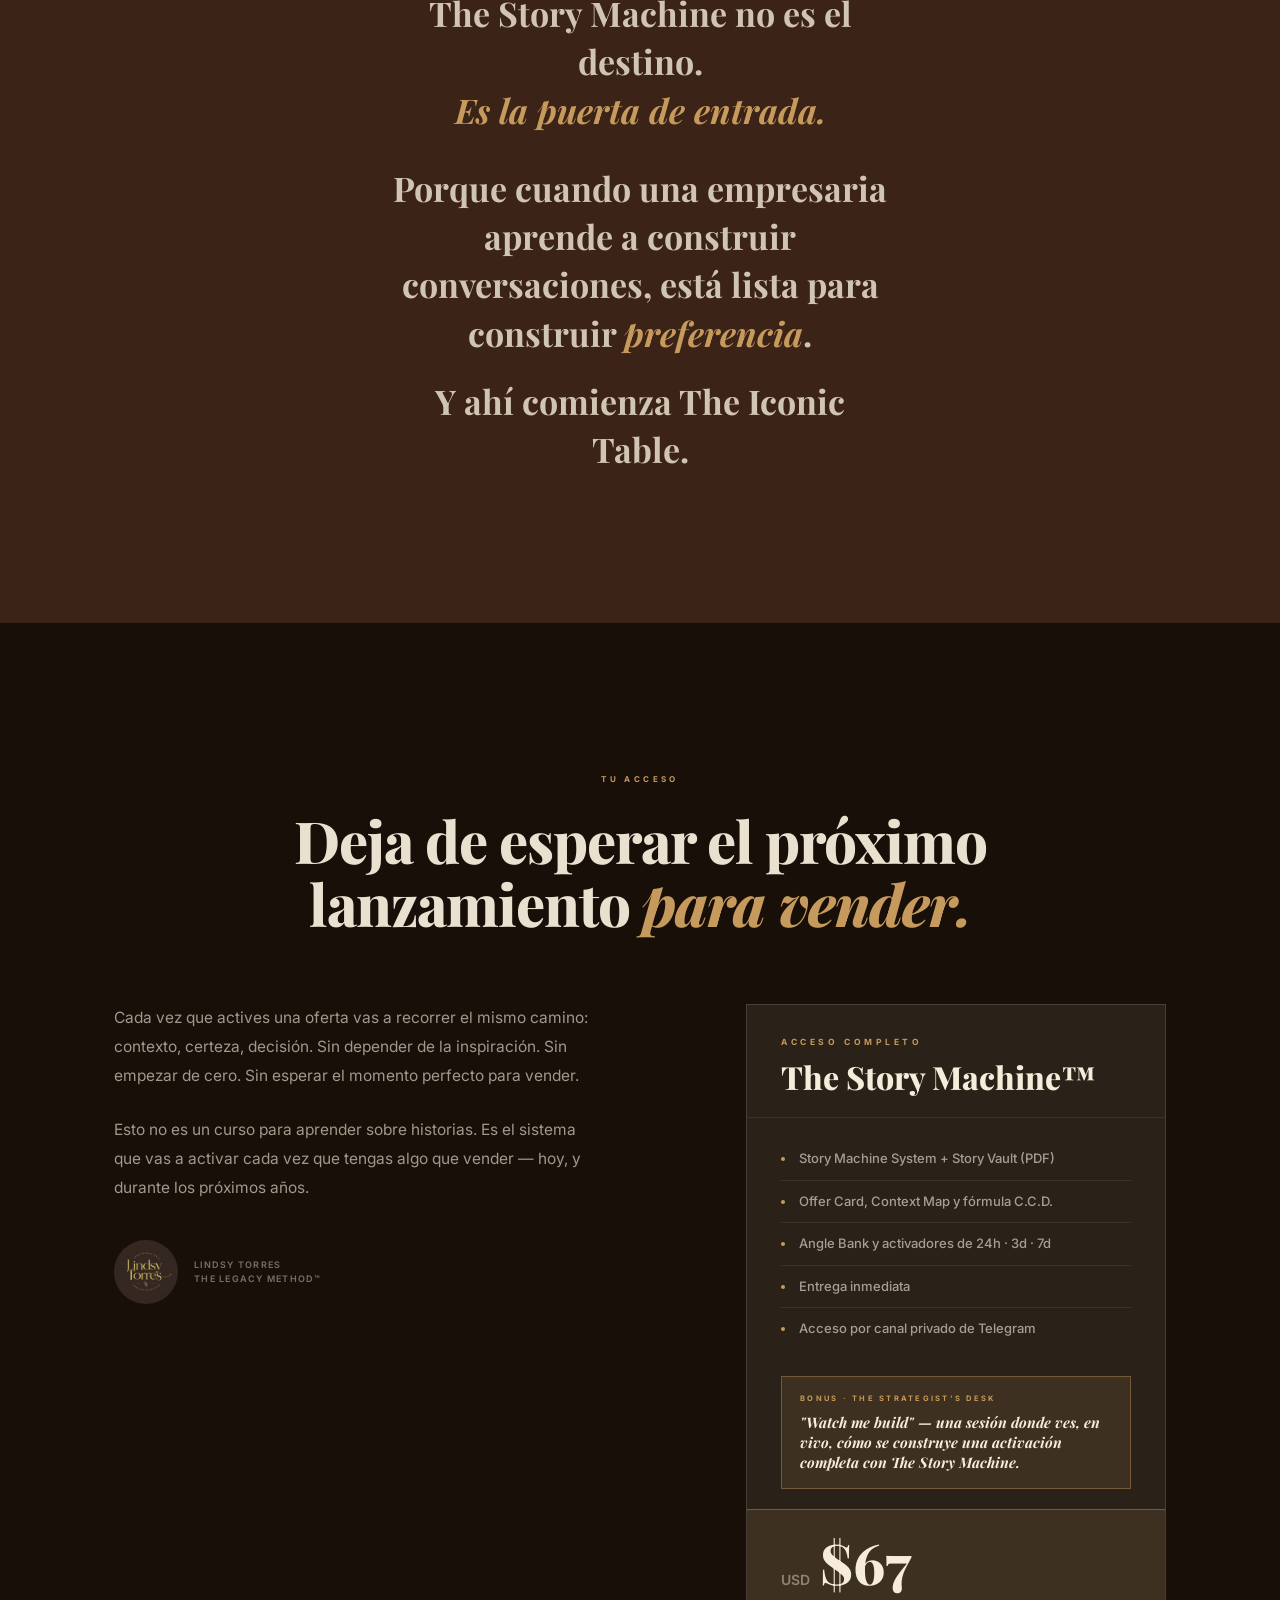
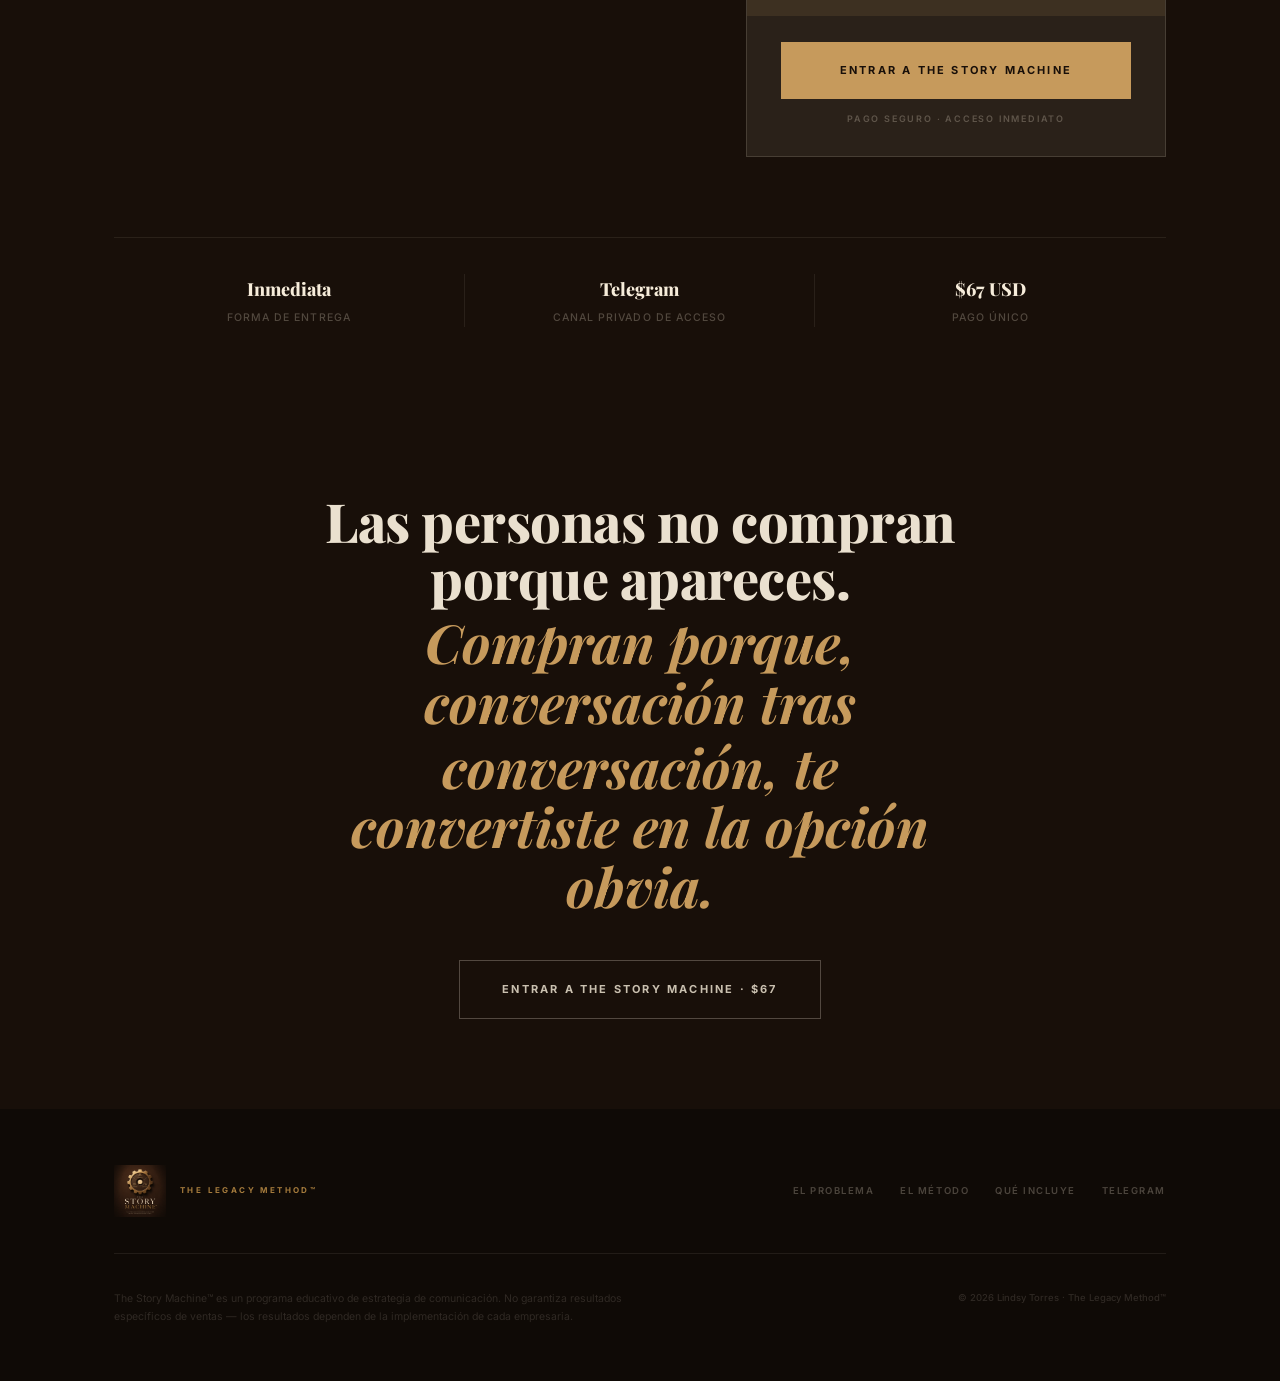
<file: thestorymachine/index.html>
<!DOCTYPE html>
<html lang="es">
<head>
<meta charset="UTF-8">
<meta name="viewport" content="width=device-width, initial-scale=1.0">
<title>The Story Machine™ | The Legacy Method™</title>
<meta name="description" content="Nunca vuelvas a preguntarte qué decir para vender una oferta. The Story Machine — The Legacy Method™, Lindsy Torres.">
<meta property="og:title" content="The Story Machine™ | The Legacy Method™">
<meta property="og:description" content="Las ofertas no venden cuando aparecen. Venden cuando la conversación hace que comprar tenga sentido.">
<meta property="og:type" content="website">

<link rel="preconnect" href="https://fonts.googleapis.com">
<link rel="preconnect" href="https://fonts.gstatic.com" crossorigin>
<link href="https://fonts.googleapis.com/css2?family=Playfair+Display:ital,wght@0,600;0,700;0,800;0,900;1,600;1,700&family=Inter:wght@400;500;600;700;800&display=swap" rel="stylesheet">

<style>
/* ═══════════════════════════════════════════════════
   TOKENS
   ═══════════════════════════════════════════════════ */
:root{
  --noir:       #180F09;
  --choco:      #3B2417;
  --choco-2:    #2A190F;
  --gold:       #C69A5C;
  --gold-deep:  #A67C3D;
  --ivory:      #F6ECDA;
  --cream:      #EFE1C6;

  --ink:        #2B1D12;
  --i92: rgba(43,29,18,.92);
  --i78: rgba(43,29,18,.78);
  --i62: rgba(43,29,18,.62);
  --i44: rgba(43,29,18,.44);
  --i26: rgba(43,29,18,.26);
  --i14: rgba(43,29,18,.14);

  --w95: rgba(246,236,218,.95);
  --w80: rgba(246,236,218,.80);
  --w62: rgba(246,236,218,.62);
  --w44: rgba(246,236,218,.44);
  --w26: rgba(246,236,218,.26);
  --w14: rgba(246,236,218,.14);
  --w08: rgba(246,236,218,.08);

  --gold-a: rgba(198,154,92,.85);
  --gold-b: rgba(198,154,92,.40);
  --gold-c: rgba(198,154,92,.12);

  --font-d: 'Playfair Display','Georgia',serif;
  --font-b: 'Inter','Helvetica Neue',sans-serif;
  --ease: cubic-bezier(0.16,1,0.3,1);
}

*,*::before,*::after{box-sizing:border-box;margin:0;padding:0;}
html{scroll-behavior:smooth;}
body{background:var(--ivory);color:var(--i78);font-family:var(--font-b);font-size:16px;line-height:1.7;-webkit-font-smoothing:antialiased;overflow-x:hidden;}
img{max-width:100%;height:auto;display:block;}
a{color:inherit;text-decoration:none;}
button{cursor:pointer;border:none;background:none;font-family:inherit;}

.rv{opacity:0;transform:translateY(24px);transition:opacity .9s var(--ease),transform .9s var(--ease);}
.rv.on{opacity:1;transform:none;}
.d1{transition-delay:.10s;} .d2{transition-delay:.20s;} .d3{transition-delay:.32s;}
.d4{transition-delay:.46s;} .d5{transition-delay:.60s;} .d6{transition-delay:.76s;}
.lg{width:0;height:2px;background:var(--gold);transition:width 1.1s var(--ease);}
.lg.on{width:44px;}

.btn{display:inline-flex;align-items:center;justify-content:center;gap:10px;padding:19px 42px;font-family:var(--font-b);font-size:11px;font-weight:700;letter-spacing:.20em;text-transform:uppercase;transition:all .3s var(--ease);}
.btn-gold{background:var(--gold);color:var(--noir);}
.btn-gold:hover{background:var(--ivory);}
.btn-dark{background:var(--choco);color:var(--ivory);}
.btn-dark:hover{background:var(--noir);}
.btn-ghost{background:transparent;color:var(--w80);border:1px solid var(--w26);}
.btn-ghost:hover{border-color:var(--gold-b);color:var(--ivory);}

.wrap{max-width:1180px;margin:0 auto;padding:0 64px;}
.wrap-sm{max-width:800px;margin:0 auto;padding:0 64px;}
.wrap-md{max-width:980px;margin:0 auto;padding:0 64px;}

.lbl{font-family:var(--font-b);font-size:8px;font-weight:700;letter-spacing:.42em;text-transform:uppercase;color:var(--gold-deep);}
.lbl-d{color:var(--gold);}
.divider{width:44px;height:2px;background:var(--gold);flex-shrink:0;}

h1,h2,h3{font-family:var(--font-d);font-weight:800;color:var(--ink);}

/* full logo mark, corners feathered to transparent — source PNG has no alpha
   channel, so the flat brown background is dissolved with a mask instead of cropped */
.brandmark{display:block;flex-shrink:0;-webkit-mask-image:radial-gradient(ellipse 66% 96% at 50% 50%,#000 58%,transparent 97%);mask-image:radial-gradient(ellipse 66% 96% at 50% 50%,#000 58%,transparent 97%);}
.brandmark img{width:100%;height:auto;display:block;}

/* ══════════════════════════════════════════
   HEADER — permanent scrim so it reads on any background
══════════════════════════════════════════ */
#hdr{position:fixed;top:0;left:0;right:0;z-index:100;padding:22px 52px;display:flex;align-items:center;justify-content:space-between;transition:background .5s ease,padding .4s ease,border-color .5s ease;border-bottom:1px solid transparent;background:linear-gradient(180deg,rgba(15,10,6,.55) 0%,rgba(15,10,6,0) 100%);}
#hdr.scrolled{background:rgba(24,15,9,.90);backdrop-filter:blur(14px);-webkit-backdrop-filter:blur(14px);padding:13px 52px;border-color:var(--w08);}
.hdr-mark{display:flex;align-items:center;gap:14px;}
.hdr-emblem{width:58px;}
.hdr-eyebrow{font-family:var(--font-b);font-size:8px;font-weight:700;letter-spacing:.32em;text-transform:uppercase;color:var(--gold);}
.hdr-nav{display:flex;align-items:center;gap:32px;}
.hdr-nav a{font-family:var(--font-b);font-size:10.5px;font-weight:600;letter-spacing:.12em;text-transform:uppercase;color:var(--w80);transition:color .3s ease;}
.hdr-nav a:hover{color:var(--gold);}
.hdr-cta{font-family:var(--font-b);font-size:10px;font-weight:700;letter-spacing:.12em;text-transform:uppercase;padding:12px 24px;color:var(--ivory);background:rgba(24,15,9,.45);border:1px solid var(--gold-b);transition:all .3s ease;}
#hdr.scrolled .hdr-cta{background:var(--gold);color:var(--noir);border-color:transparent;}
.hdr-cta:hover{background:var(--gold);color:var(--noir);}

#menu-btn{display:none;flex-direction:column;gap:5px;cursor:pointer;padding:6px;}
#menu-btn span{display:block;width:22px;height:2px;background:var(--w95);}
#mob-menu{display:none;position:fixed;inset:0;background:var(--noir);z-index:99;flex-direction:column;align-items:center;justify-content:center;gap:30px;}
#mob-menu.open{display:flex;}
#mob-menu a{font-family:var(--font-d);font-size:28px;font-weight:800;color:var(--w95);}
#mob-close{position:absolute;top:24px;right:24px;font-size:22px;color:var(--w44);padding:8px;}
#mob-menu .btn{margin-top:14px;}

/* ══════════════════════════════════════════
   HERO
══════════════════════════════════════════ */
#hero{min-height:100dvh;background:var(--noir);display:grid;grid-template-columns:1.05fr .95fr;overflow:hidden;position:relative;}
.hero-glow{position:absolute;inset:0;background:radial-gradient(ellipse 55% 65% at 25% 40%,rgba(198,154,92,.09) 0%,transparent 62%);pointer-events:none;z-index:0;}
.hero-left{padding:150px 64px 90px 80px;display:flex;flex-direction:column;justify-content:center;position:relative;z-index:2;}
.hero-emblem{width:190px;margin-bottom:30px;}
.hero-eye{font-family:var(--font-b);font-size:9px;font-weight:700;letter-spacing:.46em;text-transform:uppercase;color:var(--gold);margin-bottom:22px;}
.hero-title{font-family:var(--font-d);font-size:clamp(46px,5.6vw,80px);font-weight:800;line-height:1.0;letter-spacing:-1.5px;color:var(--w95);margin-bottom:26px;}
.hero-sub{font-family:var(--font-b);font-size:17px;font-weight:500;line-height:1.68;color:var(--w80);max-width:42ch;margin-bottom:24px;}
.hero-pos{font-family:var(--font-d);font-size:18px;font-style:italic;font-weight:600;line-height:1.58;color:var(--w44);max-width:44ch;margin-bottom:38px;padding-left:20px;border-left:2px solid var(--gold-b);}
.hero-cta-wrap{display:flex;flex-wrap:wrap;align-items:center;gap:18px;}
.hero-scroll{font-family:var(--font-b);font-size:9.5px;font-weight:600;letter-spacing:.28em;text-transform:uppercase;color:var(--w26);display:flex;align-items:center;gap:10px;margin-top:34px;}

.hero-right{position:relative;overflow:hidden;}
.hero-right img{width:100%;height:100%;object-fit:cover;object-position:60% 15%;}
.hero-right-overlay{position:absolute;inset:0;background:linear-gradient(100deg,rgba(24,15,9,.94) 5%,rgba(24,15,9,.28) 42%,rgba(24,15,9,.05) 70%),linear-gradient(0deg,rgba(24,15,9,.55) 0%,transparent 30%);}

/* ══════════════════════════════════════════
   SHARED ACT PATTERNS
══════════════════════════════════════════ */
.act{padding:132px 0;}
.act-eye{margin-bottom:22px;}
.act-h{font-size:clamp(28px,3.6vw,46px);font-weight:800;line-height:1.14;letter-spacing:-.5px;margin-bottom:22px;}
.act-h .accent{font-style:italic;color:var(--gold-deep);}
.act-body{font-family:var(--font-b);font-size:16.5px;font-weight:400;line-height:1.85;color:var(--i62);max-width:62ch;}
.act-body strong{color:var(--ink);font-weight:700;}
.act-body p+p{margin-top:16px;}
.hl-block{padding:28px 34px;border-left:3px solid var(--gold);background:var(--gold-c);margin-top:26px;}
.hl-text{font-family:var(--font-d);font-size:clamp(19px,2.1vw,25px);font-style:italic;font-weight:700;line-height:1.42;color:var(--ink);}
.bridge{margin-top:36px;font-family:var(--font-d);font-size:clamp(19px,2vw,24px);font-weight:700;line-height:1.36;color:var(--i44);max-width:56ch;}
.bridge em{font-style:italic;color:var(--gold-deep);}

/* dark section defaults */
.act-noir{background:var(--noir);}
.act-noir .act-h{color:var(--w95);}
.act-noir .act-body{color:var(--w62);}
.act-noir .act-body strong{color:var(--ivory);}
.act-noir .hl-block{background:rgba(198,154,92,.09);}
.act-noir .hl-text{color:var(--ivory);}
.act-noir .bridge{color:var(--w44);}
.act-noir .bridge em{color:var(--gold);}

.act-choc{background:var(--choco);}
.act-choc .act-h{color:var(--w95);}
.act-choc .act-body{color:var(--w62);}
.act-choc .bridge{color:var(--w44);}
.act-choc .bridge em{color:var(--gold);}

.act-cream{background:var(--cream);}

/* ══════════════════════════════════════════
   ACT 2 — EL VERDADERO PROBLEMA + illustration
══════════════════════════════════════════ */
.gear-illus{display:flex;justify-content:center;margin:70px 0 10px;opacity:.9;}
.gear-illus svg{width:min(60vw,340px);height:auto;}

/* ══════════════════════════════════════════
   ACT 3 — TRES FORMAS (cards)
══════════════════════════════════════════ */
.forms-grid{display:grid;grid-template-columns:repeat(3,1fr);margin-top:52px;border:1px solid var(--i14);}
.form-card{padding:40px 32px;border-right:1px solid var(--i14);display:flex;flex-direction:column;gap:20px;}
.form-card:last-child{border-right:none;}
.form-n{font-family:var(--font-d);font-size:15px;font-weight:800;color:var(--gold-deep);letter-spacing:.08em;}
.form-t{font-family:var(--font-d);font-size:clamp(19px,2.1vw,23px);font-weight:800;line-height:1.32;color:var(--ink);}

/* ══════════════════════════════════════════
   ACT 4 — EL DESEO + CCD vertical flow
══════════════════════════════════════════ */
.ccd-vert{display:flex;flex-direction:column;align-items:center;margin-top:64px;gap:0;max-width:640px;margin-left:auto;margin-right:auto;}
.ccd-step{width:100%;display:flex;gap:26px;align-items:flex-start;padding:30px 8px;}
.ccd-icon{width:56px;height:56px;border-radius:50%;border:1.5px solid var(--gold-b);display:flex;align-items:center;justify-content:center;flex-shrink:0;background:rgba(198,154,92,.06);}
.ccd-icon svg{width:22px;height:22px;stroke:var(--gold);fill:none;stroke-width:1.4;}
.ccd-body-wrap{text-align:left;padding-top:4px;}
.ccd-n{font-family:var(--font-b);font-size:8.5px;font-weight:700;letter-spacing:.36em;text-transform:uppercase;color:var(--gold);margin-bottom:8px;}
.ccd-t{font-family:var(--font-d);font-size:clamp(24px,2.8vw,32px);font-weight:800;color:var(--ivory);margin-bottom:10px;line-height:1.1;}
.ccd-p{font-family:var(--font-b);font-size:14.5px;font-weight:400;line-height:1.72;color:var(--w62);max-width:48ch;}
.ccd-down{font-family:var(--font-b);font-size:20px;color:var(--gold-b);padding:2px 0;}

/* ══════════════════════════════════════════
   MARQUEE
══════════════════════════════════════════ */
.marquee-wrap{overflow:hidden;background:var(--choco);padding:20px 0;border-top:1px solid var(--w08);border-bottom:1px solid var(--w08);}
.marquee-track{display:flex;white-space:nowrap;animation:marquee 32s linear infinite;width:max-content;}
.marquee-item{font-family:var(--font-b);font-size:10px;font-weight:700;letter-spacing:.4em;text-transform:uppercase;color:var(--w26);padding:0 30px;}
.marquee-sep{font-family:var(--font-b);font-size:10px;color:var(--gold-b);padding:0 4px;}
@keyframes marquee{0%{transform:translateX(0);}100%{transform:translateX(-50%);}}

/* ══════════════════════════════════════════
   ACT 5 — EL MÉTODO (4 movimientos)
══════════════════════════════════════════ */
.timeline{position:relative;margin-top:60px;padding-left:2px;}
.timeline-spine{position:absolute;left:0;top:0;bottom:0;width:2px;background:var(--i14);}
.timeline-fill{position:absolute;left:0;top:0;width:2px;background:var(--gold);height:0;transition:height 2.2s var(--ease);}
.timeline-fill.on{height:100%;}
.fase{display:grid;grid-template-columns:150px 1fr;gap:44px;padding:38px 0 38px 34px;position:relative;}
.fase::before{content:'';position:absolute;left:-5px;top:44px;width:10px;height:10px;border-radius:50%;background:var(--ivory);border:2px solid var(--gold);}
.fase-n-wrap{display:flex;flex-direction:column;gap:4px;}
.fase-n-lbl{font-family:var(--font-b);font-size:8px;font-weight:700;letter-spacing:.4em;text-transform:uppercase;color:var(--gold-deep);}
.fase-n-big{font-family:var(--font-d);font-size:36px;font-weight:800;color:var(--ink);line-height:1;}
.fase-t{font-family:var(--font-d);font-size:clamp(19px,2.2vw,25px);font-weight:800;line-height:1.24;color:var(--ink);margin-bottom:8px;}
.fase-p{font-family:var(--font-b);font-size:14.5px;font-weight:400;line-height:1.78;color:var(--i62);max-width:60ch;}

/* ══════════════════════════════════════════
   ACT 6 — QUÉ INCLUYE (checklist editorial)
══════════════════════════════════════════ */
.check-list{display:grid;grid-template-columns:1fr 1fr;margin-top:56px;}
.check-item{display:flex;align-items:center;gap:16px;padding:19px 26px 19px 0;border-bottom:1px solid var(--w08);}
.check-mark{width:18px;height:18px;border-radius:50%;border:1px solid var(--gold);display:flex;align-items:center;justify-content:center;flex-shrink:0;color:var(--gold);font-size:9px;}
.check-t{font-family:var(--font-d);font-size:17.5px;font-weight:700;color:var(--ivory);}

/* ══════════════════════════════════════════
   ACT 7 — DEMOSTRACIÓN (phone / IG stories UI)
══════════════════════════════════════════ */
.demo-wrap{display:flex;justify-content:center;margin-top:60px;}
.phone{width:300px;height:610px;border-radius:38px;border:8px solid #0B0704;background:#000;position:relative;overflow:hidden;box-shadow:0 40px 90px rgba(0,0,0,.55);flex-shrink:0;}
.phone-notch{position:absolute;top:0;left:50%;transform:translateX(-50%);width:120px;height:22px;background:#0B0704;border-radius:0 0 14px 14px;z-index:5;}
.story-bars{position:absolute;top:14px;left:10px;right:10px;display:flex;gap:4px;z-index:4;}
.story-bar{flex:1;height:2.5px;background:rgba(255,255,255,.28);border-radius:2px;overflow:hidden;}
.story-bar-fill{height:100%;width:0%;background:var(--ivory);}
.story-bar.active .story-bar-fill{width:100%;transition:width 4.5s linear;}
.story-bar.done .story-bar-fill{width:100%;}
.story-hd{position:absolute;top:24px;left:16px;right:16px;display:flex;align-items:center;gap:8px;z-index:4;}
.story-avatar{width:24px;height:24px;border-radius:50%;overflow:hidden;border:1px solid rgba(255,255,255,.4);}
.story-avatar img{width:100%;height:100%;object-fit:cover;}
.story-hn{font-family:var(--font-b);font-size:11px;font-weight:600;color:rgba(255,255,255,.92);}
.story-slide{position:absolute;inset:0;display:none;flex-direction:column;justify-content:flex-end;padding:26px 22px 34px;background:linear-gradient(160deg,var(--choco) 0%,var(--noir) 100%);}
.story-slide.show{display:flex;}
.story-slide::before{content:'';position:absolute;inset:0;background:radial-gradient(ellipse 70% 50% at 50% 20%,rgba(198,154,92,.14) 0%,transparent 60%);}
.story-tag{font-family:var(--font-b);font-size:8px;font-weight:700;letter-spacing:.32em;text-transform:uppercase;color:var(--gold);margin-bottom:14px;position:relative;z-index:1;}
.story-txt{font-family:var(--font-d);font-size:20px;font-style:italic;font-weight:700;line-height:1.42;color:var(--ivory);position:relative;z-index:1;}
.story-nav{position:absolute;top:0;bottom:0;width:30%;z-index:6;cursor:pointer;}
.story-nav.left{left:0;} .story-nav.right{right:0;}
.demo-caption{max-width:340px;display:flex;flex-direction:column;gap:22px;margin-left:60px;align-self:center;}
.demo-cap-lbl{font-family:var(--font-b);font-size:8.5px;font-weight:700;letter-spacing:.36em;text-transform:uppercase;color:var(--gold);}
.demo-cap-txt{font-family:var(--font-b);font-size:15px;font-weight:400;line-height:1.85;color:var(--w62);}
.demo-hint{font-family:var(--font-b);font-size:9.5px;font-weight:600;letter-spacing:.2em;text-transform:uppercase;color:var(--w26);}

/* ══════════════════════════════════════════
   PHOTO BREAK
══════════════════════════════════════════ */
.photo-break{position:relative;height:clamp(340px,48vw,520px);overflow:hidden;}
.photo-break img{width:100%;height:100%;object-fit:cover;object-position:center 20%;}
.photo-break-overlay{position:absolute;inset:0;background:linear-gradient(180deg,rgba(24,15,9,.30) 0%,rgba(24,15,9,.20) 45%,rgba(24,15,9,.86) 100%);}
.photo-break-content{position:absolute;inset:0;display:flex;align-items:flex-end;justify-content:center;padding:0 40px 56px;text-align:center;}
.pb-txt{font-family:var(--font-d);font-size:clamp(21px,2.8vw,32px);font-weight:700;font-style:italic;line-height:1.34;color:var(--ivory);max-width:22ch;}

/* ══════════════════════════════════════════
   ACT 8 — TRANSFORMACIÓN
══════════════════════════════════════════ */
.q-list{display:flex;flex-direction:column;margin:40px 0;}
.q-item{display:flex;gap:18px;padding:17px 0;border-bottom:1px solid var(--i14);align-items:baseline;}
.q-item:first-child{border-top:1px solid var(--i14);}
.q-dash{font-family:var(--font-d);font-size:16px;font-style:italic;color:var(--gold-deep);flex-shrink:0;}
.q-txt{font-family:var(--font-d);font-size:clamp(17px,2vw,21px);font-style:italic;font-weight:700;line-height:1.5;color:var(--i44);}
.q-final{margin-top:20px;font-family:var(--font-d);font-size:clamp(24px,3vw,34px);font-weight:800;line-height:1.3;color:var(--ink);}
.q-final em{font-style:italic;color:var(--gold-deep);}

/* ══════════════════════════════════════════
   ACT 9 — LEGACY SEED (quiet)
══════════════════════════════════════════ */
#legacy{padding:150px 0;}
.legacy-inner{text-align:center;max-width:640px;margin:0 auto;}
.legacy-l{font-family:var(--font-d);font-size:clamp(22px,2.8vw,34px);font-weight:700;line-height:1.42;color:var(--w80);}
.legacy-l em{font-style:italic;color:var(--gold);}
.legacy-l+.legacy-l{margin-top:20px;}

/* ══════════════════════════════════════════
   ACT 10 — OFERTA
══════════════════════════════════════════ */
#oferta{background:var(--noir);padding:150px 0 0;}
.ofr-top{text-align:center;margin-bottom:70px;}
.ofr-h1{font-family:var(--font-d);font-size:clamp(34px,5vw,58px);font-weight:800;line-height:1.08;letter-spacing:-1px;color:var(--w95);max-width:20ch;margin:20px auto 0;}
.ofr-h1 em{font-style:italic;color:var(--gold);}
.ofr-grid{display:grid;grid-template-columns:1fr 420px;gap:80px;align-items:start;}
.ofr-left{display:flex;flex-direction:column;gap:26px;}
.ofr-body{font-family:var(--font-b);font-size:15.5px;font-weight:400;line-height:1.85;color:var(--w62);max-width:48ch;}
.ofr-sign{display:flex;align-items:center;gap:16px;margin-top:12px;}
.ofr-seal{width:64px;height:64px;flex-shrink:0;}
.ofr-seal img{width:100%;height:100%;object-fit:cover;border-radius:50%;}
.ofr-sign-txt{font-family:var(--font-b);font-size:9px;font-weight:600;letter-spacing:.14em;text-transform:uppercase;color:var(--w44);line-height:1.6;}

.price-card{border:1px solid var(--w14);background:var(--w08);display:flex;flex-direction:column;}
.price-hd{padding:30px 34px 24px;border-bottom:1px solid var(--w08);}
.price-title{font-family:var(--font-b);font-size:8.5px;font-weight:700;letter-spacing:.42em;text-transform:uppercase;color:var(--gold);margin-bottom:10px;}
.price-prod{font-family:var(--font-d);font-size:clamp(26px,3vw,32px);font-weight:800;color:var(--ivory);line-height:1.05;}
.price-inc{padding:20px 34px;display:flex;flex-direction:column;}
.price-inc-item{display:flex;gap:14px;padding:11px 0;border-bottom:1px solid var(--w08);align-items:center;}
.price-inc-item:last-child{border-bottom:none;}
.price-inc-dot{width:4px;height:4px;border-radius:50%;background:var(--gold);flex-shrink:0;}
.price-inc-txt{font-family:var(--font-b);font-size:13px;font-weight:500;line-height:1.5;color:var(--w62);}
.price-bonus{margin:6px 34px 0;padding:16px 18px;border:1px solid var(--gold-b);background:var(--gold-c);}
.price-bonus-lbl{font-family:var(--font-b);font-size:7.5px;font-weight:700;letter-spacing:.3em;text-transform:uppercase;color:var(--gold);margin-bottom:6px;}
.price-bonus-t{font-family:var(--font-d);font-size:14.5px;font-style:italic;font-weight:700;color:var(--ivory);line-height:1.4;}
.price-amt-row{margin-top:20px;padding:24px 34px;background:var(--gold-c);border-top:1px solid var(--gold-b);display:flex;align-items:baseline;gap:10px;}
.price-curr{font-family:var(--font-b);font-size:14px;font-weight:600;color:var(--w44);}
.price-amt{font-family:var(--font-d);font-size:56px;font-weight:800;color:var(--ivory);line-height:1;}
.price-cta-group{padding:26px 34px 30px;display:flex;flex-direction:column;gap:12px;}
.price-secure{font-family:var(--font-b);font-size:9px;font-weight:600;letter-spacing:.2em;text-transform:uppercase;color:var(--w26);text-align:center;}

.deliv-strip{margin-top:80px;padding:36px 0;border-top:1px solid var(--w08);display:grid;grid-template-columns:repeat(3,1fr);text-align:center;}
.dstrip-item{padding:0 24px;border-right:1px solid var(--w08);}
.dstrip-item:last-child{border-right:none;}
.dstrip-t{font-family:var(--font-d);font-size:18px;font-weight:800;color:var(--ivory);margin-bottom:4px;}
.dstrip-p{font-family:var(--font-b);font-size:10.5px;font-weight:500;letter-spacing:.1em;text-transform:uppercase;color:var(--w26);}

/* ══════════════════════════════════════════
   CIERRE
══════════════════════════════════════════ */
#cierre{background:var(--noir);padding:130px 0 90px;text-align:center;}
.cierre-l1{font-family:var(--font-d);font-size:clamp(30px,4.6vw,54px);font-weight:800;line-height:1.06;letter-spacing:-.5px;color:var(--w95);}
.cierre-l2{font-family:var(--font-d);font-size:clamp(30px,4.6vw,54px);font-weight:700;font-style:italic;line-height:1.10;color:var(--gold);margin-top:6px;}

/* ══════════════════════════════════════════
   FOOTER
══════════════════════════════════════════ */
footer{background:#0F0A06;padding:56px 0;}
.footer-top{display:flex;align-items:center;justify-content:space-between;margin-bottom:36px;padding-bottom:36px;border-bottom:1px solid var(--w08);}
.footer-mark{display:flex;align-items:center;gap:14px;}
.footer-emblem{width:52px;flex-shrink:0;}
.footer-eyebrow{font-family:var(--font-b);font-size:8px;font-weight:700;letter-spacing:.3em;text-transform:uppercase;color:var(--gold-deep);}
.footer-links{display:flex;gap:26px;flex-wrap:wrap;}
.footer-links a{font-family:var(--font-b);font-size:9.5px;font-weight:600;letter-spacing:.16em;text-transform:uppercase;color:var(--w26);transition:color .3s ease;}
.footer-links a:hover{color:var(--w62);}
.footer-bottom{display:flex;align-items:flex-start;justify-content:space-between;gap:24px;flex-wrap:wrap;}
.footer-legal{font-family:var(--font-b);font-size:10.5px;font-weight:400;line-height:1.7;color:var(--w14);max-width:520px;}
.footer-copy{font-family:var(--font-b);font-size:9.5px;font-weight:500;color:var(--w14);white-space:nowrap;}

/* ══════════════════════════════════════════
   MOBILE CTA
══════════════════════════════════════════ */
#mob-cta{display:none;position:fixed;bottom:0;left:0;right:0;z-index:90;background:rgba(24,15,9,.96);backdrop-filter:blur(12px);padding:14px 20px;border-top:1px solid var(--w08);align-items:center;justify-content:space-between;gap:14px;transform:translateY(100%);transition:transform .5s var(--ease);}
#mob-cta.show{transform:translateY(0);}
#mob-cta.gone{transform:translateY(100%);}
.mob-cta-txt{font-family:var(--font-b);font-size:9.5px;font-weight:700;letter-spacing:.16em;text-transform:uppercase;color:var(--w62);}
#mob-cta-close{position:absolute;top:-34px;right:14px;background:rgba(24,15,9,.85);color:var(--w44);font-size:13px;padding:6px 9px;border:1px solid var(--w08);}
.mob-cta-btn{font-family:var(--font-b);font-size:9.5px;font-weight:700;letter-spacing:.14em;text-transform:uppercase;padding:12px 22px;background:var(--gold);color:var(--noir);white-space:nowrap;}

/* ══════════════════════════════════════════
   RESPONSIVE
══════════════════════════════════════════ */
@media (max-width:1024px){
  .wrap,.wrap-sm,.wrap-md{padding:0 40px;}
  .ofr-grid{grid-template-columns:1fr;gap:56px;}
  .forms-grid{grid-template-columns:1fr;}
  .form-card{border-right:none;border-bottom:1px solid var(--i14);}
  .check-list{grid-template-columns:1fr;}
  .demo-wrap{flex-direction:column;align-items:center;gap:40px;}
  .demo-caption{margin-left:0;text-align:center;max-width:420px;}
}
@media (max-width:768px){
  #hero{grid-template-columns:1fr;}
  .hero-right{order:-1;min-height:44vh;}
  .hero-left{padding:104px 24px 70px;}
  #hdr{padding:16px 22px;}
  #hdr.scrolled{padding:12px 22px;}
  .hdr-nav{display:none;}
  #menu-btn{display:flex;}
  .wrap,.wrap-sm,.wrap-md{padding:0 24px;}
  .act{padding:92px 0;}
  #legacy{padding:110px 0;}
  .fase{grid-template-columns:1fr;gap:14px;padding-left:24px;}
  .ccd-step{flex-direction:column;align-items:flex-start;gap:14px;}
  .ccd-body-wrap{text-align:left;}
  .deliv-strip{grid-template-columns:1fr;gap:22px;}
  .dstrip-item{border-right:none;border-bottom:1px solid var(--w08);padding-bottom:22px;}
  .dstrip-item:last-child{border-bottom:none;padding-bottom:0;}
  .footer-top{flex-direction:column;gap:22px;align-items:flex-start;}
  .footer-bottom{flex-direction:column;gap:14px;}
  #mob-cta{display:flex;}
  .marquee-track{animation-duration:20s;}
  .phone{width:260px;height:530px;}
}
@media (prefers-reduced-motion:reduce){
  .rv,.lg,.timeline-fill{opacity:1;transform:none;transition:none;height:100%;width:44px;}
  .marquee-track{animation:none;}
}
</style>
</head>
<body>

<!-- ══ HEADER ══════════════════════════════════ -->
<nav id="hdr" role="navigation" aria-label="Navegación principal">
  <div class="hdr-mark">
    <div class="hdr-emblem brandmark"><img src="assets/logo-story-machine.png" alt="The Story Machine — The Legacy Method™"></div>
    <span class="hdr-eyebrow">The Legacy Method™</span>
  </div>
  <div class="hdr-nav">
    <a href="#problema">El problema</a>
    <a href="#metodo">El método</a>
    <a href="#incluye">Qué incluye</a>
    <a href="#demostracion">Cómo funciona</a>
    <a href="#oferta" class="hdr-cta" id="hdr-cta">ENTRAR</a>
  </div>
  <button id="menu-btn" aria-label="Abrir menú" aria-expanded="false"><span></span><span></span><span></span></button>
</nav>

<div id="mob-menu" role="dialog" aria-modal="true" aria-label="Menú de navegación">
  <button id="mob-close" aria-label="Cerrar menú">✕</button>
  <a href="#problema">El problema</a>
  <a href="#metodo">El método</a>
  <a href="#incluye">Qué incluye</a>
  <a href="#demostracion">Cómo funciona</a>
  <a href="#oferta" class="btn btn-gold" id="mob-menu-cta">Entrar a The Story Machine</a>
</div>

<!-- ══ HERO ════════════════════════════════════ -->
<section id="hero" aria-labelledby="hero-heading">
  <div class="hero-glow"></div>
  <div class="hero-left">
    <div class="hero-emblem brandmark rv"><img src="assets/logo-story-machine.png" alt="The Story Machine — The Legacy Method™"></div>
    <div class="hero-eye rv d1">THE LEGACY METHOD™</div>
    <h1 id="hero-heading" class="hero-title rv d1">The Story Machine</h1>
    <p class="hero-sub rv d2">El sistema que transforma una oferta en una conversación que tu cliente entiende, desea y está preparada para comprar.</p>
    <p class="hero-pos rv d3">Para la empresaria que ya tiene una buena oferta, pero todavía siente que vender depende demasiado de "aparecer", improvisar historias o esperar el momento perfecto.</p>
    <div class="hero-cta-wrap rv d4">
      <a href="#oferta" class="btn btn-gold" id="hero-cta">QUIERO ENTRAR A THE STORY MACHINE</a>
    </div>
    <div class="hero-scroll rv d5">Descubre por qué <span style="color:var(--gold-b);">↓</span></div>
  </div>
  <div class="hero-right">
    <img src="assets/lindsy-blazer.jpg" alt="Lindsy Torres">
    <div class="hero-right-overlay"></div>
  </div>
</section>

<!-- ══ ACT 2 — EL VERDADERO PROBLEMA ══════════ -->
<section id="problema" class="act act-cream" aria-labelledby="prob-heading">
  <div class="wrap-md">
    <div class="lbl rv act-eye">EL VERDADERO PROBLEMA</div>
    <h2 id="prob-heading" class="act-h rv d1">Tu problema no es crear historias.<br><span class="accent">Es que todavía no sabes qué conversación necesita existir antes de presentar una oferta.</span></h2>
    <div class="divider lg rv d2" style="margin-bottom:26px;"></div>
    <div class="act-body rv d2">
      <p>Publicar más no resuelve el problema. Hablar todos los días tampoco. Y tener una buena oferta, mucho menos.</p>
      <p>Porque una oferta no se vende cuando aparece. <strong>Se vende cuando la conversación que la rodea hace que comprar tenga sentido.</strong></p>
    </div>
    <div class="hl-block rv d3">
      <div class="hl-text">Esto es exactamente lo que ocurre todos los días en tus historias de Instagram: la empresaria que vende constantemente no es la que más aparece. Es la que lidera una conversación, historia tras historia, hasta que comprar deja de sentirse como una casualidad.</div>
    </div>
    <div class="gear-illus rv d4" aria-hidden="true">
      <svg viewBox="0 0 200 200" fill="none">
        <g transform="translate(100,100)">
          <rect x="-4" y="-84" width="8" height="13" rx="1" fill="var(--gold-deep)" opacity=".85"/>
          <rect x="-4" y="-84" width="8" height="13" rx="1" fill="var(--ink)" opacity=".35" transform="rotate(45)"/>
          <rect x="-4" y="-84" width="8" height="13" rx="1" fill="var(--gold-deep)" opacity=".85" transform="rotate(90)"/>
          <rect x="-4" y="-84" width="8" height="13" rx="1" fill="var(--ink)" opacity=".35" transform="rotate(135)"/>
          <rect x="-4" y="-84" width="8" height="13" rx="1" fill="var(--gold-deep)" opacity=".85" transform="rotate(180)"/>
          <rect x="-4" y="-84" width="8" height="13" rx="1" fill="var(--ink)" opacity=".35" transform="rotate(225)"/>
          <rect x="-4" y="-84" width="8" height="13" rx="1" fill="var(--gold-deep)" opacity=".85" transform="rotate(270)"/>
          <rect x="-4" y="-84" width="8" height="13" rx="1" fill="var(--ink)" opacity=".35" transform="rotate(315)"/>
          <circle r="70" fill="none" stroke="var(--ink)" stroke-width="1" opacity=".30"/>
          <circle r="46" fill="none" stroke="var(--gold-deep)" stroke-width=".9" opacity=".55"/>
          <circle r="24" fill="none" stroke="var(--ink)" stroke-width="1.2" opacity=".45"/>
          <circle r="4" fill="var(--gold-deep)" opacity=".9"/>
        </g>
      </svg>
    </div>
  </div>
</section>

<!-- ══ ACT 3 — LAS TRES FORMAS ═════════════════ -->
<section id="razones" class="act" aria-labelledby="razones-heading">
  <div class="wrap-md">
    <div class="lbl rv act-eye">POR QUÉ UNA BUENA OFERTA TERMINA IGNORADA</div>
    <h2 id="razones-heading" class="act-h rv d1">Las tres formas en las que una<br>buena oferta termina siendo ignorada.</h2>
    <div class="forms-grid">
      <div class="form-card rv d1"><div class="form-n">01</div><div class="form-t">La oferta existe. Pero la conversación nunca comienza.</div></div>
      <div class="form-card rv d2"><div class="form-n">02</div><div class="form-t">Hablas del servicio. Nunca del contexto.</div></div>
      <div class="form-card rv d3"><div class="form-n">03</div><div class="form-t">Publicas historias. Pero ninguna construye una decisión.</div></div>
    </div>
    <div class="bridge rv d4">Ninguna de las tres se resuelve publicando más. <em>Se resuelve con una lógica distinta.</em></div>
  </div>
</section>

<!-- ══ ACT 4 — EL DESEO + CCD ══════════════════ -->
<section id="principio" class="act act-noir" aria-labelledby="principio-heading">
  <div class="wrap-md" style="text-align:center;">
    <div class="lbl lbl-d rv act-eye">EL PRINCIPIO</div>
    <h2 id="principio-heading" class="act-h rv d1" style="max-width:20ch;margin-left:auto;margin-right:auto;">Las empresarias que venden constantemente no tienen mejores ofertas.<br><span class="accent" style="color:var(--gold);">Tienen mejores conversaciones.</span></h2>
    <div class="ccd-vert">
      <div class="ccd-step rv d1">
        <div class="ccd-icon"><svg viewBox="0 0 24 24"><circle cx="12" cy="8" r="3.4"/><path d="M5 20c0-4 3-6.5 7-6.5s7 2.5 7 6.5"/></svg></div>
        <div class="ccd-body-wrap"><div class="ccd-n">Paso 01</div><div class="ccd-t">Contexto</div><div class="ccd-p">Le muestras a tu cliente la situación que ya está viviendo. No describes, no diagnosticas — haces visible algo que ella ya sentía. "Esto tiene que ver conmigo."</div></div>
      </div>
      <div class="ccd-down">↓</div>
      <div class="ccd-step rv d2">
        <div class="ccd-icon"><svg viewBox="0 0 24 24"><path d="M4 12.5l5 5.5L20 6"/></svg></div>
        <div class="ccd-body-wrap"><div class="ccd-n">Paso 02</div><div class="ccd-t">Certeza</div><div class="ccd-p">Le ayudas a comprender qué necesita cambiar y por qué tu manera de resolverlo tiene lógica. Todavía no vendes — construyes claridad. "Ahora entiendo qué me faltaba."</div></div>
      </div>
      <div class="ccd-down">↓</div>
      <div class="ccd-step rv d3">
        <div class="ccd-icon"><svg viewBox="0 0 24 24"><circle cx="9" cy="20" r="1.2" fill="var(--gold)" stroke="none"/><circle cx="17" cy="20" r="1.2" fill="var(--gold)" stroke="none"/><path d="M2 4h2.6L7.5 15h9.6l2.4-8.5H6"/></svg></div>
        <div class="ccd-body-wrap"><div class="ccd-n">Paso 03</div><div class="ccd-t">Decisión</div><div class="ccd-p">Presentas la oferta como la consecuencia natural de todo lo anterior — no como una interrupción. "Sé qué hacer para entrar."</div></div>
      </div>
    </div>
    <div class="bridge rv d4" style="margin-left:auto;margin-right:auto;">Ese recorrido tiene nombre. <em>Se llama The Story Machine.</em></div>
  </div>
</section>

<!-- ══ MARQUEE ═════════════════════════════════ -->
<div class="marquee-wrap" aria-hidden="true">
  <div class="marquee-track">
    <span class="marquee-item">CONTEXTO</span><span class="marquee-sep">◆</span>
    <span class="marquee-item">CERTEZA</span><span class="marquee-sep">◆</span>
    <span class="marquee-item">DECISIÓN</span><span class="marquee-sep">◆</span>
    <span class="marquee-item">CONTEXTO</span><span class="marquee-sep">◆</span>
    <span class="marquee-item">CERTEZA</span><span class="marquee-sep">◆</span>
    <span class="marquee-item">DECISIÓN</span><span class="marquee-sep">◆</span>
    <span class="marquee-item">CONTEXTO</span><span class="marquee-sep">◆</span>
    <span class="marquee-item">CERTEZA</span><span class="marquee-sep">◆</span>
    <span class="marquee-item">DECISIÓN</span><span class="marquee-sep">◆</span>
    <span class="marquee-item">CONTEXTO</span><span class="marquee-sep">◆</span>
    <span class="marquee-item">CERTEZA</span><span class="marquee-sep">◆</span>
    <span class="marquee-item">DECISIÓN</span><span class="marquee-sep">◆</span>
  </div>
</div>

<!-- ══ ACT 5 — EL MÉTODO ═══════════════════════ -->
<section id="metodo" class="act" aria-labelledby="metodo-heading">
  <div class="wrap-md">
    <div class="lbl rv act-eye">CÓMO FUNCIONA</div>
    <h2 id="metodo-heading" class="act-h rv d1">La máquina funciona<br>en cuatro movimientos.</h2>
    <div class="timeline">
      <div class="timeline-spine"></div>
      <div class="timeline-fill"></div>
      <div class="fase rv d1">
        <div class="fase-n-wrap"><div class="fase-n-lbl">Fase 0</div><div class="fase-n-big">00</div></div>
        <div><div class="fase-t">Preparar la oferta</div><div class="fase-p">Organizas tu oferta con The Offer Card antes de construir una sola historia — porque una oferta confusa produce una conversación confusa.</div></div>
      </div>
      <div class="fase rv d2">
        <div class="fase-n-wrap"><div class="fase-n-lbl">Fase 1</div><div class="fase-n-big">01</div></div>
        <div><div class="fase-t">Construir el contexto</div><div class="fase-p">Identificas las seis conversaciones que tu cliente necesita recorrer mentalmente antes de comprar: reconocimiento, diagnóstico, costo, posibilidad, credibilidad y decisión.</div></div>
      </div>
      <div class="fase rv d3">
        <div class="fase-n-wrap"><div class="fase-n-lbl">Fase 2</div><div class="fase-n-big">02</div></div>
        <div><div class="fase-t">Activar la conversación</div><div class="fase-p">Eliges el modo de activación que tu oferta necesita — 24 horas, 3 días o 5 a 7 días — según qué tan grande sea la decisión que le pides a tu cliente.</div></div>
      </div>
      <div class="fase rv d4">
        <div class="fase-n-wrap"><div class="fase-n-lbl">Fase 3</div><div class="fase-n-big">03</div></div>
        <div><div class="fase-t">Crear secuencias que generan decisiones</div><div class="fase-p">Conviertes cada conversación en historias reales con la fórmula C.C.D. — la estructura que convierte una idea en un paso hacia la compra.</div></div>
      </div>
    </div>
    <div class="bridge rv d5">No aprenderás a publicar más. <em>Aprenderás a construir conversaciones que puedan repetirse una y otra vez.</em></div>
  </div>
</section>

<!-- ══ ACT 6 — QUÉ INCLUYE ═════════════════════ -->
<section id="incluye" class="act act-choc" aria-labelledby="incluye-heading">
  <div class="wrap-md">
    <div class="lbl lbl-d rv act-eye">DENTRO ENCONTRARÁS</div>
    <h2 id="incluye-heading" class="act-h rv d1">Todo lo que necesitas para<br>poner la máquina a trabajar.</h2>
    <div class="check-list">
      <div class="check-item rv d1"><span class="check-mark">✓</span><span class="check-t">Story Machine System</span></div>
      <div class="check-item rv d1"><span class="check-mark">✓</span><span class="check-t">Audio Onboarding</span></div>
      <div class="check-item rv d2"><span class="check-mark">✓</span><span class="check-t">Story Vault</span></div>
      <div class="check-item rv d2"><span class="check-mark">✓</span><span class="check-t">Framework C.C.D.</span></div>
      <div class="check-item rv d3"><span class="check-mark">✓</span><span class="check-t">Context Map</span></div>
      <div class="check-item rv d3"><span class="check-mark">✓</span><span class="check-t">Offer Card</span></div>
      <div class="check-item rv d4"><span class="check-mark">✓</span><span class="check-t">Story Build Workbook</span></div>
      <div class="check-item rv d4"><span class="check-mark">✓</span><span class="check-t">Angle Bank</span></div>
      <div class="check-item rv d5"><span class="check-mark">✓</span><span class="check-t">Activador de 24 horas</span></div>
      <div class="check-item rv d5"><span class="check-mark">✓</span><span class="check-t">Activador de 3 días</span></div>
      <div class="check-item rv d6"><span class="check-mark">✓</span><span class="check-t">Activador de 7 días</span></div>
    </div>
    <div class="bridge rv d6" style="color:var(--w44);">Todo en formato PDF, editable. <em style="color:var(--gold);">Acceso inmediato, sin esperar un lanzamiento para empezar.</em></div>
  </div>
</section>

<!-- ══ ACT 7 — DEMOSTRACIÓN ════════════════════ -->
<section id="demostracion" class="act act-noir" aria-labelledby="demo-heading">
  <div class="wrap">
    <div class="lbl lbl-d rv act-eye">NO TE LO EXPLICAMOS. TE LO MOSTRAMOS.</div>
    <h2 id="demo-heading" class="act-h rv d1">Así se ve una conversación<br>creada con The Story Machine.</h2>
    <div class="act-body rv d2"><p>No es un testimonio. Es una secuencia real de historias de Instagram, construida con la fórmula C.C.D. — toca el teléfono para avanzar.</p></div>

    <div class="demo-wrap">
      <div class="phone rv d3" id="phone">
        <div class="phone-notch"></div>
        <div class="story-bars">
          <div class="story-bar" data-bar="0"><div class="story-bar-fill"></div></div>
          <div class="story-bar" data-bar="1"><div class="story-bar-fill"></div></div>
          <div class="story-bar" data-bar="2"><div class="story-bar-fill"></div></div>
          <div class="story-bar" data-bar="3"><div class="story-bar-fill"></div></div>
        </div>
        <div class="story-hd">
          <div class="story-avatar"><img src="assets/lindsy-blazer.jpg" alt=""></div>
          <div class="story-hn">storymachine</div>
        </div>

        <div class="story-slide show" data-slide="0">
          <div class="story-tag">Contexto</div>
          <div class="story-txt">Hay un momento que casi todas las dueñas de negocio viven: empiezan el día convencidas de que esta semana sí van a vender más.</div>
        </div>
        <div class="story-slide" data-slide="1">
          <div class="story-tag">Contexto</div>
          <div class="story-txt">Publican. Editan. Responden mensajes. Trabajan todo el día. Y cuando termina la semana, descubren que el problema nunca fue la cantidad de trabajo.</div>
        </div>
        <div class="story-slide" data-slide="2">
          <div class="story-tag">Certeza</div>
          <div class="story-txt">Tu cliente no decide porque entendió lo que incluye tu programa. Decide cuando entiende por qué seguir haciendo lo mismo ya no tiene sentido.</div>
        </div>
        <div class="story-slide" data-slide="3">
          <div class="story-tag">Decisión</div>
          <div class="story-txt">Si quieres aprender a construir este tipo de conversaciones, eso es exactamente lo que vamos a construir juntas aquí. →</div>
        </div>

        <div class="story-nav left" id="story-prev"></div>
        <div class="story-nav right" id="story-next"></div>
      </div>

      <div class="demo-caption rv d4">
        <div class="demo-cap-lbl">Lo que acabas de ver</div>
        <div class="demo-cap-txt">Cuatro historias. Ninguna vendió desde la primera. La conversación construyó el contexto, después la certeza, y solo al final apareció la invitación.</div>
        <div class="demo-cap-txt">Eso es todo el sistema — aplicado a una oferta real, en menos de treinta segundos de lectura.</div>
        <div class="demo-hint">Toca los bordes del teléfono →</div>
      </div>
    </div>
  </div>
</section>

<!-- ══ PHOTO BREAK ══════════════════════════════ -->
<div class="photo-break">
  <img src="assets/lindsy-portrait.jpg" alt="Lindsy Torres">
  <div class="photo-break-overlay"></div>
  <div class="photo-break-content">
    <div class="pb-txt rv">Esto no es un método para hablar más. Es un método para hablar con dirección.</div>
  </div>
</div>

<!-- ══ ACT 8 — TRANSFORMACIÓN ══════════════════ -->
<section id="transformacion" class="act" aria-labelledby="transf-heading">
  <div class="wrap-md">
    <div class="lbl rv act-eye">LO QUE CAMBIA</div>
    <h2 id="transf-heading" class="act-h rv d1">Cuando termines The Story Machine,<br>ya no volverás a preguntarte...</h2>
    <div class="q-list">
      <div class="q-item rv d1"><div class="q-dash">—</div><div class="q-txt">¿Qué publico hoy?</div></div>
      <div class="q-item rv d1"><div class="q-dash">—</div><div class="q-txt">¿Cómo vendo sin sonar repetitiva?</div></div>
      <div class="q-item rv d2"><div class="q-dash">—</div><div class="q-txt">¿Cómo hago para hablar de mi oferta otra vez?</div></div>
      <div class="q-item rv d2"><div class="q-dash">—</div><div class="q-txt">¿Cómo conecto una historia con una venta?</div></div>
      <div class="q-item rv d3"><div class="q-dash">—</div><div class="q-txt">¿Qué digo después de mostrar un testimonio?</div></div>
    </div>
    <div class="q-final rv d4">Porque tendrás un sistema. <em>No inspiración.</em></div>
  </div>
</section>

<!-- ══ ACT 9 — LEGACY SEED (quiet) ═════════════ -->
<section id="legacy" class="act-choc" aria-labelledby="legacy-heading">
  <div class="wrap-sm legacy-inner">
    <div class="lbl lbl-d rv act-eye" style="justify-content:center;">THE LEGACY METHOD™</div>
    <h2 id="legacy-heading" class="rv d1" style="margin:0 0 30px;font-size:0;">
      <span class="legacy-l" style="display:block;">The Story Machine no es el destino.<br><em>Es la puerta de entrada.</em></span>
    </h2>
    <div class="legacy-l rv d2">Porque cuando una empresaria aprende a construir conversaciones, está lista para construir <em>preferencia</em>.</div>
    <div class="legacy-l rv d3">Y ahí comienza The Iconic Table.</div>
  </div>
</section>

<!-- ══ ACT 10 — LA OFERTA ══════════════════════ -->
<section id="oferta" aria-labelledby="oferta-heading">
  <div class="wrap">
    <div class="ofr-top">
      <div class="lbl lbl-d rv act-eye">TU ACCESO</div>
      <h2 id="oferta-heading" class="ofr-h1 rv d1">Deja de esperar el próximo<br>lanzamiento <em>para vender.</em></h2>
    </div>
    <div class="ofr-grid">
      <div class="ofr-left rv d1">
        <div class="ofr-body">Cada vez que actives una oferta vas a recorrer el mismo camino: contexto, certeza, decisión. Sin depender de la inspiración. Sin empezar de cero. Sin esperar el momento perfecto para vender.</div>
        <div class="ofr-body">Esto no es un curso para aprender sobre historias. Es el sistema que vas a activar cada vez que tengas algo que vender — hoy, y durante los próximos años.</div>
        <div class="ofr-sign">
          <div class="ofr-seal"><img src="assets/lindsy-seal.png" alt="Lindsy Torres"></div>
          <div class="ofr-sign-txt">Lindsy Torres<br>The Legacy Method™</div>
        </div>
      </div>
      <div class="price-card rv d2">
        <div class="price-hd">
          <div class="price-title">Acceso completo</div>
          <div class="price-prod">The Story Machine™</div>
        </div>
        <div class="price-inc">
          <div class="price-inc-item"><span class="price-inc-dot"></span><span class="price-inc-txt">Story Machine System + Story Vault (PDF)</span></div>
          <div class="price-inc-item"><span class="price-inc-dot"></span><span class="price-inc-txt">Offer Card, Context Map y fórmula C.C.D.</span></div>
          <div class="price-inc-item"><span class="price-inc-dot"></span><span class="price-inc-txt">Angle Bank y activadores de 24h · 3d · 7d</span></div>
          <div class="price-inc-item"><span class="price-inc-dot"></span><span class="price-inc-txt">Entrega inmediata</span></div>
          <div class="price-inc-item"><span class="price-inc-dot"></span><span class="price-inc-txt">Acceso por canal privado de Telegram</span></div>
        </div>
        <div class="price-bonus">
          <div class="price-bonus-lbl">Bonus · The Strategist's Desk</div>
          <div class="price-bonus-t">"Watch me build" — una sesión donde ves, en vivo, cómo se construye una activación completa con The Story Machine.</div>
        </div>
        <div class="price-amt-row"><span class="price-curr">USD</span><span class="price-amt">$67</span></div>
        <div class="price-cta-group">
          <a href="https://pay.hotmart.com/P106816721U" class="btn btn-gold" id="price-cta" style="width:100%;">ENTRAR A THE STORY MACHINE</a>
          <div class="price-secure">Pago seguro · Acceso inmediato</div>
        </div>
      </div>
    </div>
    <div class="deliv-strip rv d3">
      <div class="dstrip-item"><div class="dstrip-t">Inmediata</div><div class="dstrip-p">Forma de entrega</div></div>
      <div class="dstrip-item"><div class="dstrip-t">Telegram</div><div class="dstrip-p">Canal privado de acceso</div></div>
      <div class="dstrip-item"><div class="dstrip-t">$67 USD</div><div class="dstrip-p">Pago único</div></div>
    </div>
  </div>

  <!-- ══ CIERRE ══════════════════════════════ -->
  <div id="cierre">
    <div class="wrap-sm">
      <div class="cierre-l1 rv d1">Las personas no compran</div>
      <div class="cierre-l1 rv d1">porque apareces.</div>
      <div class="cierre-l2 rv d2">Compran porque, conversación tras</div>
      <div class="cierre-l2 rv d2">conversación, te convertiste en la opción obvia.</div>
      <div style="margin-top:44px;" class="rv d3">
        <a href="https://pay.hotmart.com/P106816721U" class="btn btn-ghost" id="final-cta">ENTRAR A THE STORY MACHINE · $67</a>
      </div>
    </div>
  </div>
</section>

<!-- ══ FOOTER ═══════════════════════════════════ -->
<footer>
  <div class="wrap">
    <div class="footer-top">
      <div class="footer-mark">
        <div class="footer-emblem brandmark"><img src="assets/logo-story-machine.png" alt="The Story Machine — The Legacy Method™"></div>
        <span class="footer-eyebrow">The Legacy Method™</span>
      </div>
      <div class="footer-links">
        <a href="#problema">El problema</a>
        <a href="#metodo">El método</a>
        <a href="#incluye">Qué incluye</a>
        <a href="https://t.me/+NJCmYXnwigUzNzNh">Telegram</a>
      </div>
    </div>
    <div class="footer-bottom">
      <div class="footer-legal">The Story Machine™ es un programa educativo de estrategia de comunicación. No garantiza resultados específicos de ventas — los resultados dependen de la implementación de cada empresaria.</div>
      <div class="footer-copy">© <span id="year"></span> Lindsy Torres · The Legacy Method™</div>
    </div>
  </div>
</footer>

<!-- ══ MOBILE CTA ═══════════════════════════════ -->
<div id="mob-cta" aria-live="polite" aria-label="Acceso rápido a The Story Machine">
  <button id="mob-cta-close" aria-label="Cerrar barra">✕</button>
  <p class="mob-cta-txt">STORY MACHINE · $67</p>
  <a href="https://pay.hotmart.com/P106816721U" class="mob-cta-btn" id="mob-cta-btn">ENTRAR</a>
</div>

<script>
(function(){
  'use strict';

  const yearEl = document.getElementById('year');
  if (yearEl) yearEl.textContent = new Date().getFullYear();

  /* Reveal on scroll */
  const io = new IntersectionObserver((entries) => {
    entries.forEach(e => {
      if (e.isIntersecting) { e.target.classList.add('on'); io.unobserve(e.target); }
    });
  }, { threshold: 0.10, rootMargin: '0px 0px -40px 0px' });
  document.querySelectorAll('.rv, .lg, .timeline-fill').forEach(el => io.observe(el));

  /* Header scroll state */
  const hdr = document.getElementById('hdr');
  window.addEventListener('scroll', () => {
    hdr.classList.toggle('scrolled', window.scrollY > 72);
  }, { passive:true });

  /* Mobile menu */
  const menuBtn = document.getElementById('menu-btn');
  const mobMenu = document.getElementById('mob-menu');
  const mobClose = document.getElementById('mob-close');
  function openMenu(){ mobMenu.classList.add('open'); document.body.style.overflow='hidden'; menuBtn.setAttribute('aria-expanded','true'); }
  function closeMenu(){ mobMenu.classList.remove('open'); document.body.style.overflow=''; menuBtn.setAttribute('aria-expanded','false'); }
  if (menuBtn) menuBtn.addEventListener('click', openMenu);
  if (mobClose) mobClose.addEventListener('click', closeMenu);
  if (mobMenu) mobMenu.querySelectorAll('a').forEach(a => a.addEventListener('click', closeMenu));

  /* Mobile CTA show/hide */
  const mobCta = document.getElementById('mob-cta');
  const mobCtaClose = document.getElementById('mob-cta-close');
  let ctaClosed = false, ctaShown = false;
  if (mobCta) {
    const showAt = window.innerHeight * 1.4;
    window.addEventListener('scroll', () => {
      if (ctaClosed) return;
      if (window.scrollY > showAt && !ctaShown) { ctaShown = true; mobCta.classList.add('show'); }
      const ofr = document.getElementById('oferta');
      if (ofr) {
        const r = ofr.getBoundingClientRect();
        if (r.top < window.innerHeight) mobCta.classList.remove('show');
        else if (ctaShown && !ctaClosed) mobCta.classList.add('show');
      }
    }, { passive:true });
    if (mobCtaClose) mobCtaClose.addEventListener('click', () => {
      ctaClosed = true; mobCta.classList.remove('show'); mobCta.classList.add('gone');
    });
  }

  /* Phone / IG-stories demo */
  const phone = document.getElementById('phone');
  if (phone) {
    const slides = phone.querySelectorAll('.story-slide');
    const bars = phone.querySelectorAll('.story-bar');
    let idx = 0, timer = null, started = false;

    function render(){
      slides.forEach((s,i) => s.classList.toggle('show', i === idx));
      bars.forEach((b,i) => {
        b.classList.toggle('done', i < idx);
        b.classList.toggle('active', i === idx);
      });
    }
    function next(){ idx = (idx + 1) % slides.length; render(); restart(); }
    function prev(){ idx = (idx - 1 + slides.length) % slides.length; render(); restart(); }
    function restart(){
      clearTimeout(timer);
      timer = setTimeout(next, 4500);
    }
    function start(){
      if (started) return;
      started = true;
      render();
      restart();
    }

    const phoneObs = new IntersectionObserver((entries) => {
      entries.forEach(e => { if (e.isIntersecting) start(); });
    }, { threshold: 0.4 });
    phoneObs.observe(phone);

    document.getElementById('story-next').addEventListener('click', next);
    document.getElementById('story-prev').addEventListener('click', prev);
  }
})();
</script>
</body>
</html>
</file>
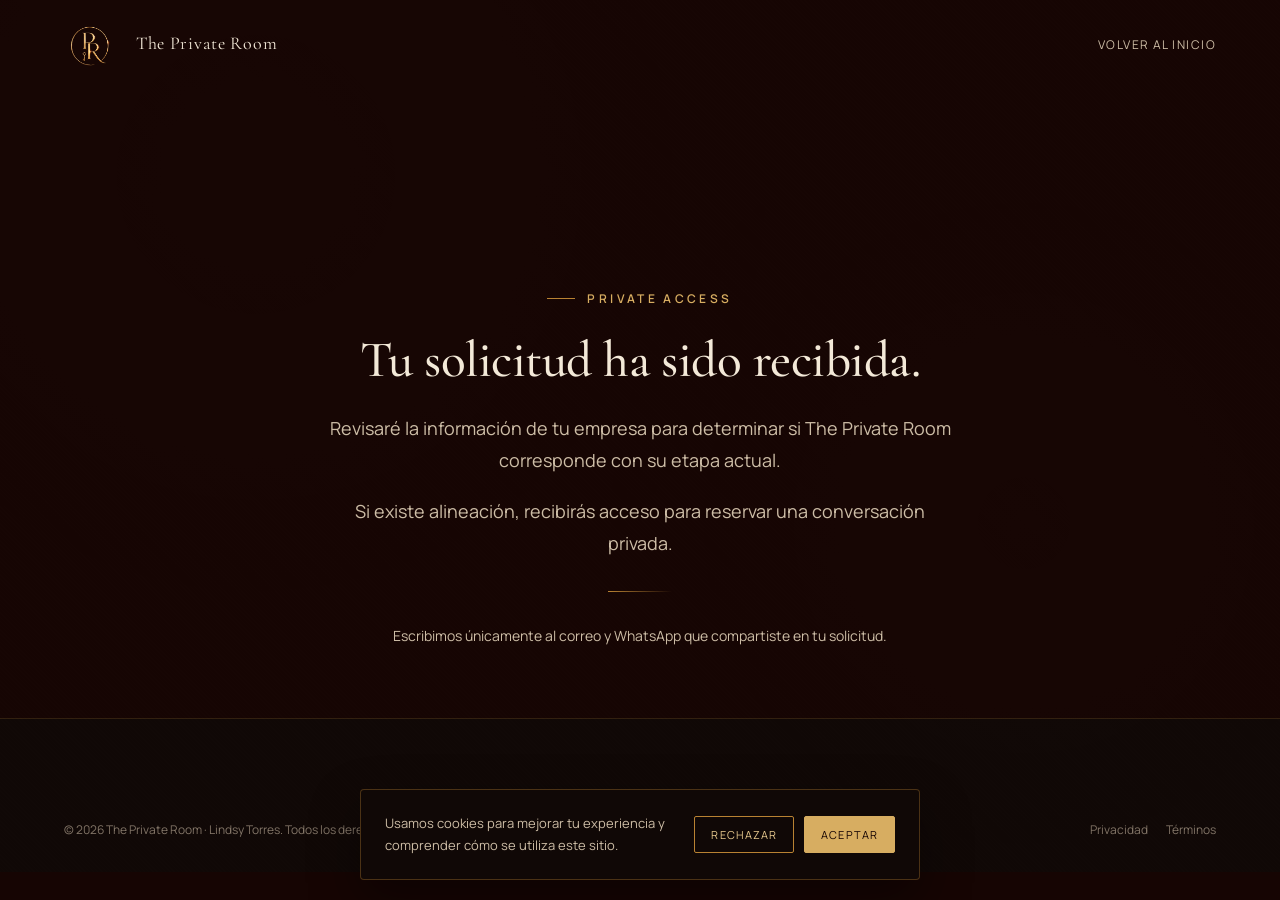
<file: theprivateroom/application-received/index.html>
<!doctype html>
<html lang="es">
<head>
<meta charset="UTF-8" />
<meta name="viewport" content="width=device-width, initial-scale=1" />
<title>Solicitud recibida | The Private Room</title>
<meta name="description" content="Tu solicitud de acceso a The Private Room ha sido recibida." />
<link rel="canonical" href="https://lindsytorres.com/theprivateroom/application-received/" />
<meta name="robots" content="noindex, follow" />
<link rel="icon" href="../assets/icons/favicon.svg" type="image/svg+xml" />
<link rel="manifest" href="../site.webmanifest" />
<meta name="theme-color" content="#160503" />
<link rel="preconnect" href="https://fonts.googleapis.com" />
<link rel="preconnect" href="https://fonts.gstatic.com" crossorigin />
<link href="https://fonts.googleapis.com/css2?family=Cormorant+Garamond:ital,wght@0,400;0,500;0,600;1,400&amp;family=Manrope:wght@300;400;500;600;700&amp;display=swap" rel="stylesheet" />
<link rel="stylesheet" href="../assets/css/main.css" />
</head>
<body class="velvet-texture">

<div class="cookie-banner" data-cookie-banner>
  <p>Usamos cookies para mejorar tu experiencia y comprender cómo se utiliza este sitio.</p>
  <div class="cookie-banner__actions">
    <button data-cookie-action="declined">Rechazar</button>
    <button class="cookie-accept" data-cookie-action="accepted">Aceptar</button>
  </div>
</div>

<header>
  <nav class="navbar is-scrolled" data-navbar>
    <div class="container navbar__inner">
      <a href="../" class="brand-lockup" aria-label="The Private Room — inicio">
        <img src="../assets/images/pr-monogram.png" alt="" aria-hidden="true" class="pr-logo-img" width="44" height="44" />
        <span class="brand-lockup__name">The Private Room</span>
      </a>
      <div class="navbar__links">
        <a href="../">Volver al inicio</a>
      </div>
    </div>
  </nav>
</header>

<main class="simple-page">
  <div class="container simple-page__inner">
    <p class="eyebrow eyebrow--center">Private Access</p>
    <h1 class="h2">Tu solicitud ha sido recibida.</h1>
    <p style="margin-top:24px;">Revisaré la información de tu empresa para determinar si The Private Room corresponde con su etapa actual.</p>
    <p>Si existe alineación, recibirás acceso para reservar una conversación privada.</p>
    <div class="gold-rule"></div>
    <p style="font-size:14px;">Escribimos únicamente al correo y WhatsApp que compartiste en tu solicitud.</p>
  </div>
</main>

<footer class="footer">
  <div class="container">
    <div class="footer__bottom">
      <span>&copy; <span data-year></span> The Private Room · Lindsy Torres. Todos los derechos reservados.</span>
      <div style="display:flex; gap:18px;">
        <a href="../privacy/">Privacidad</a>
        <a href="../terms/">Términos</a>
      </div>
    </div>
  </div>
</footer>

<script src="../assets/js/config.js"></script>
<script src="../assets/js/analytics.js"></script>
<script src="../assets/js/main.js"></script>
</body>
</html>
</file>
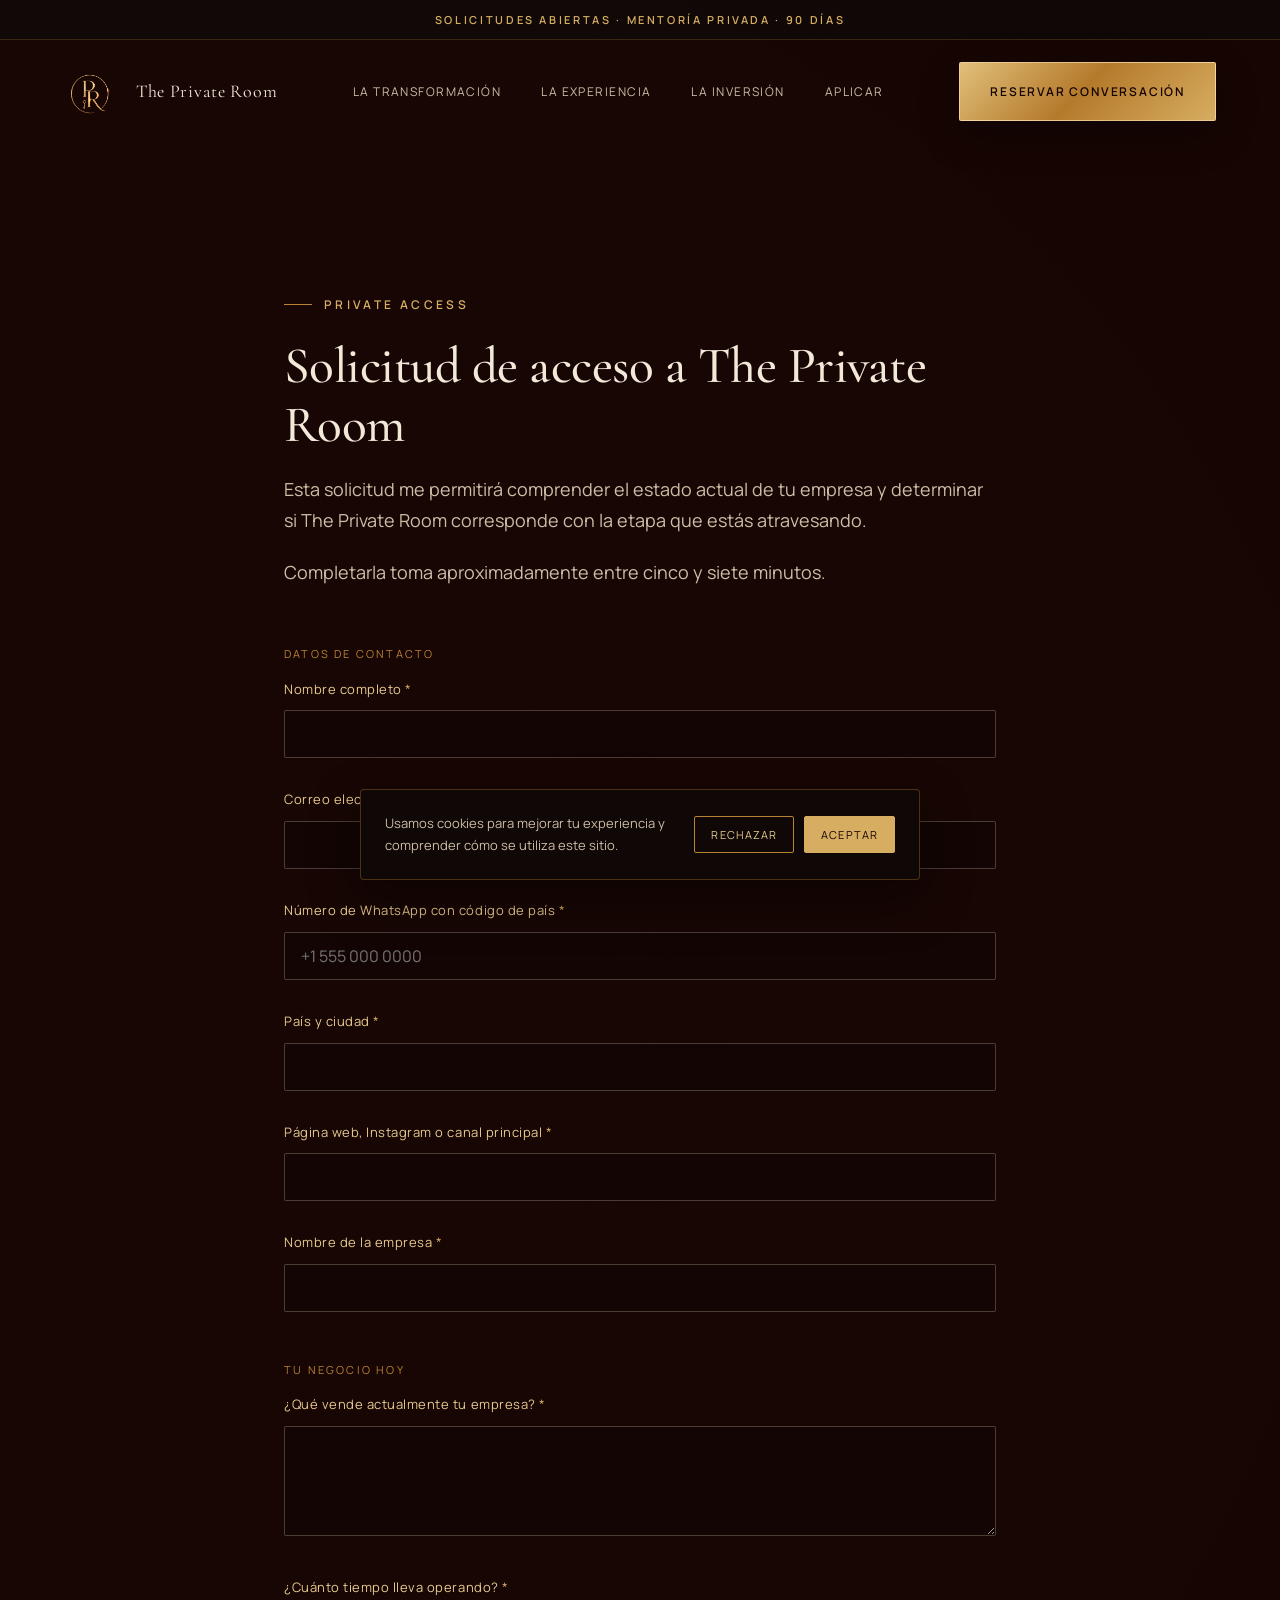
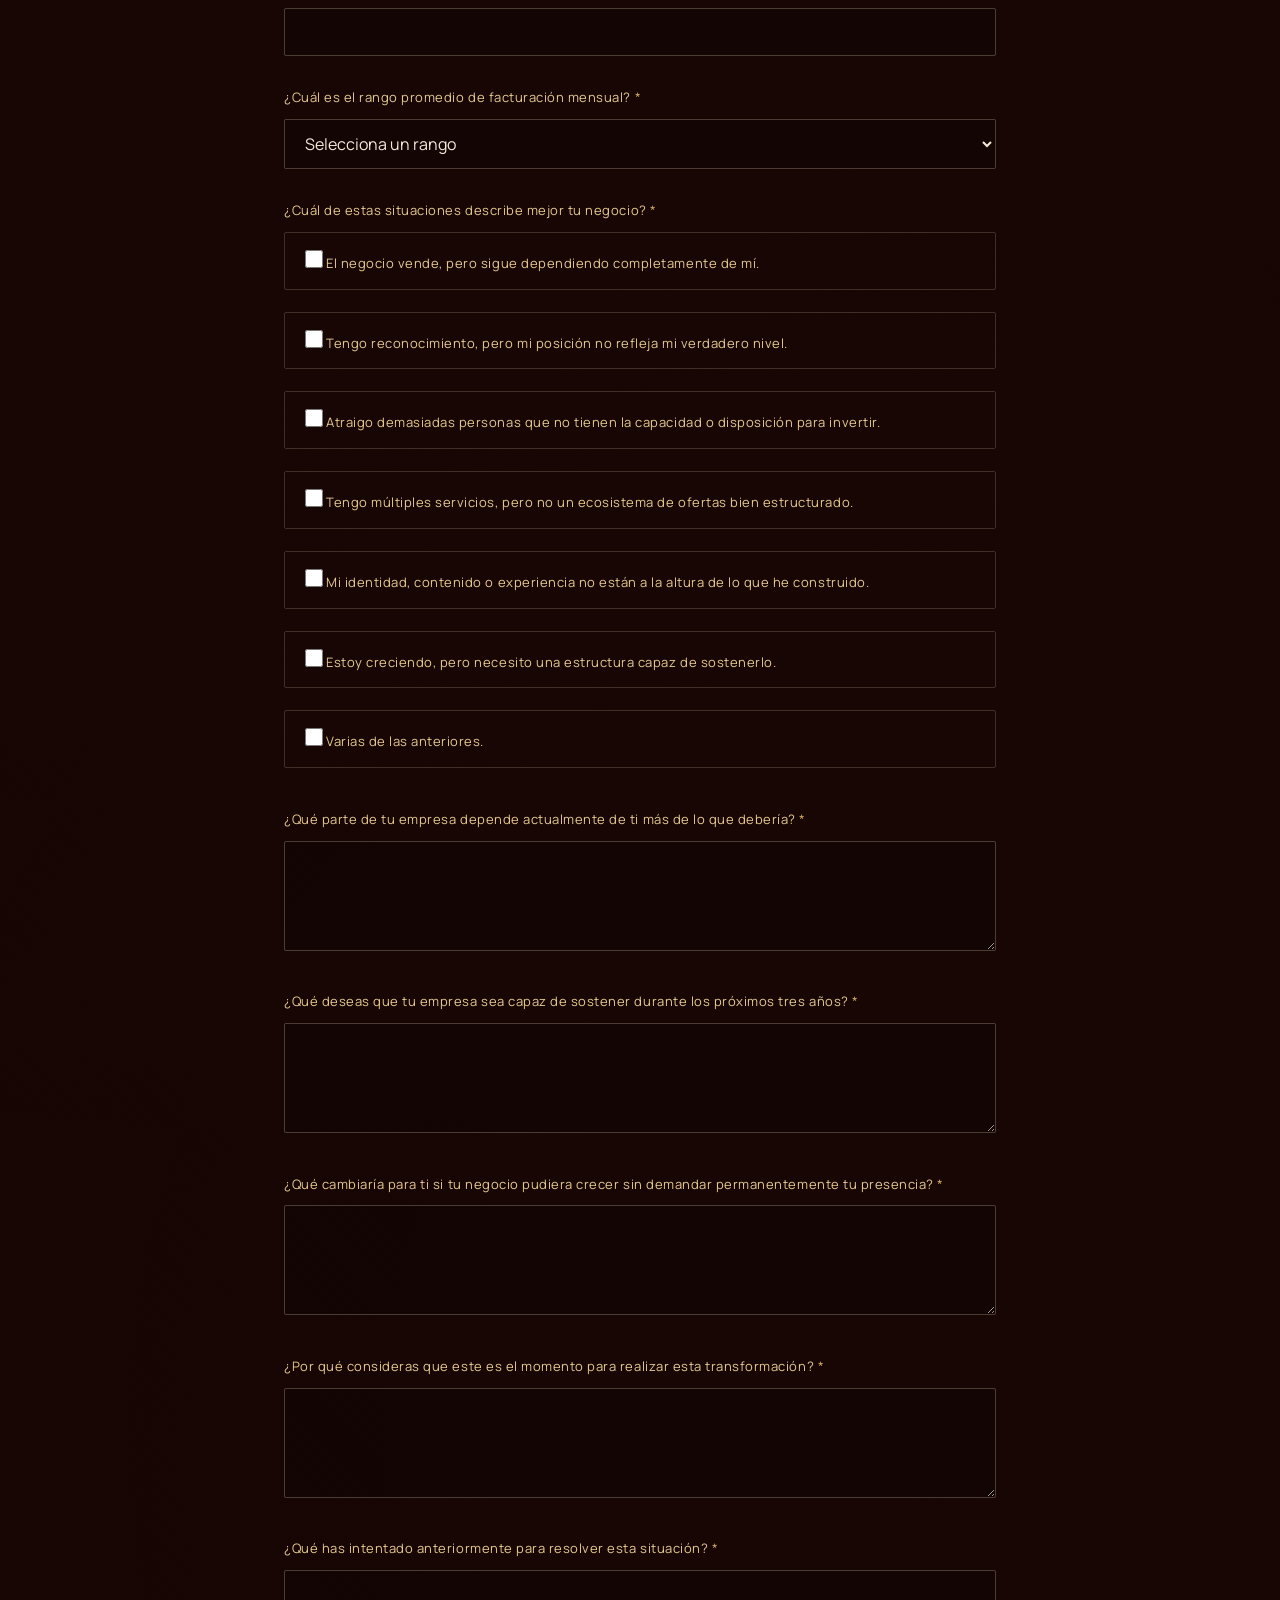
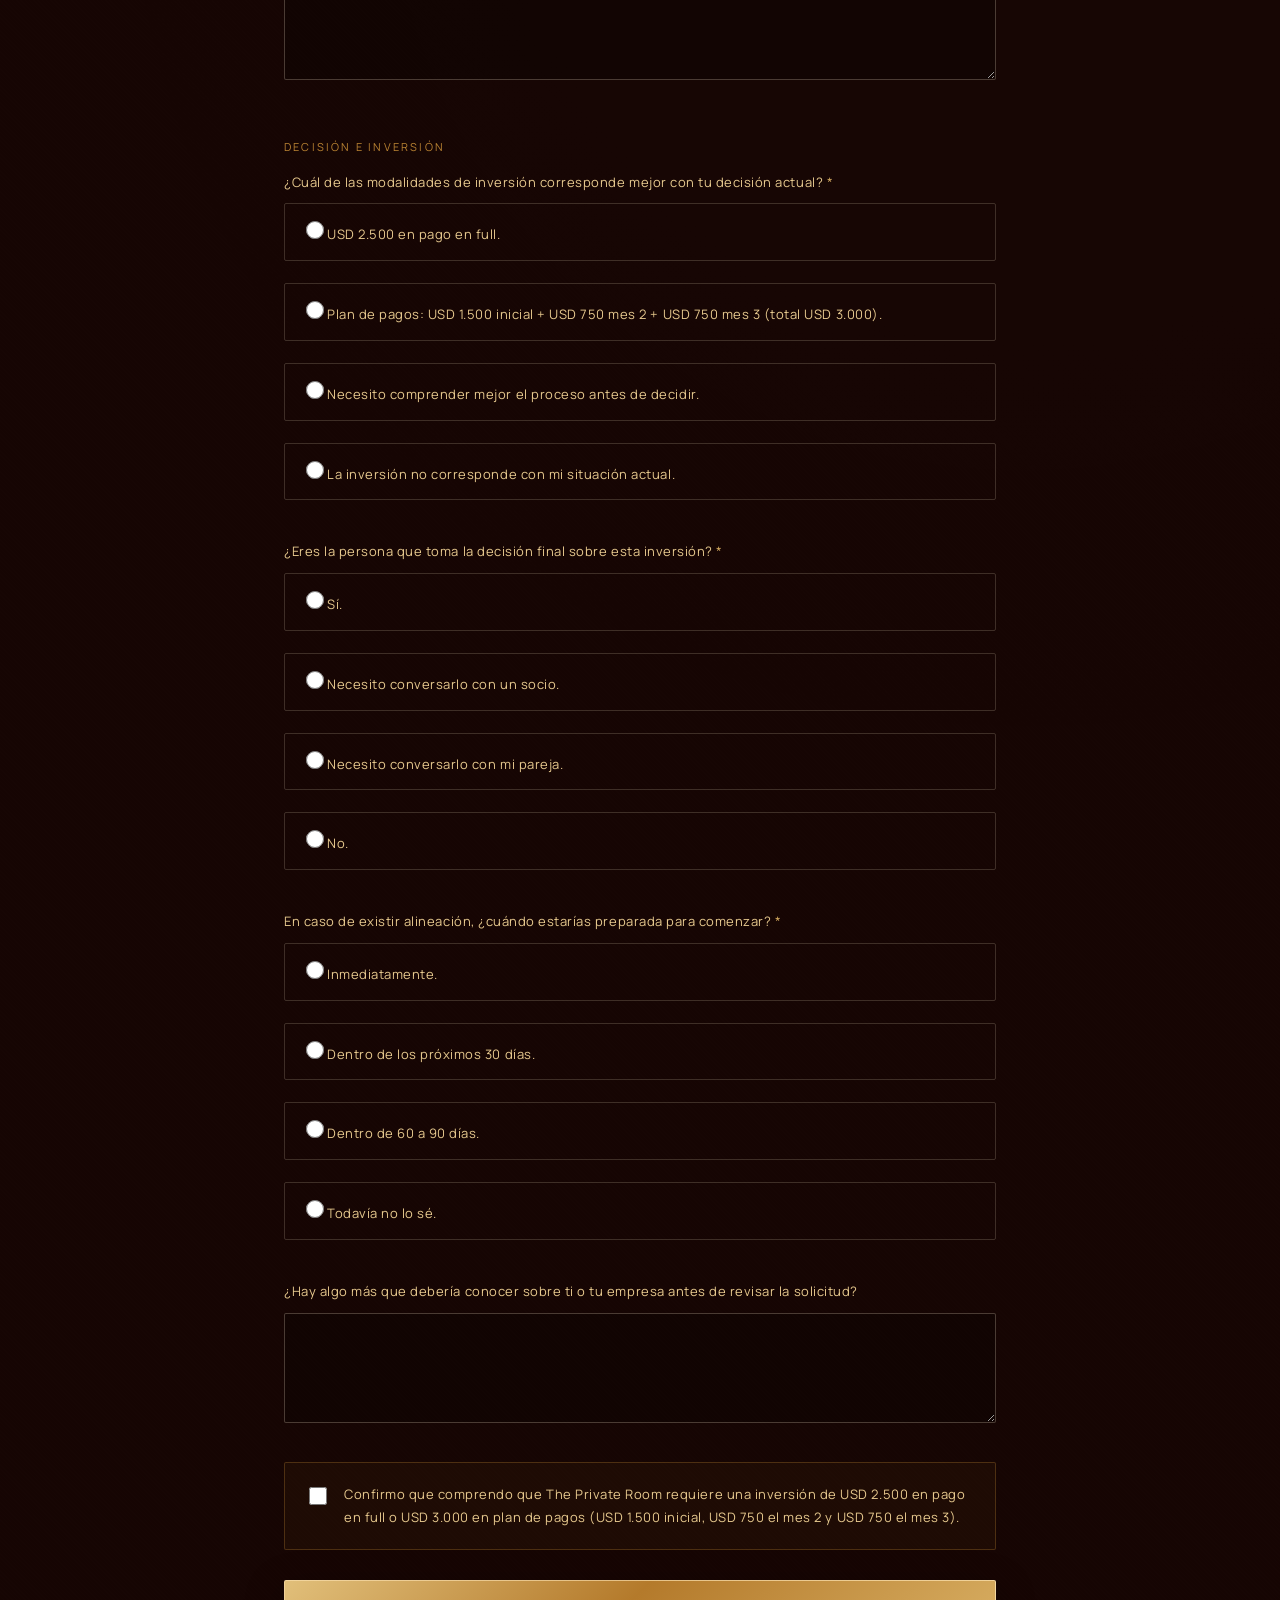
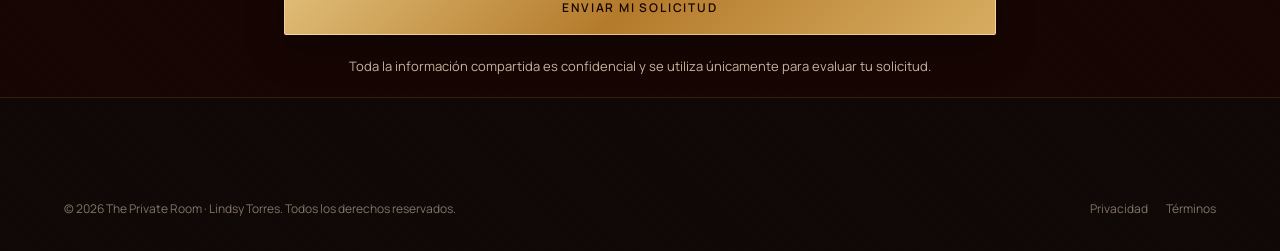
<file: theprivateroom/apply/index.html>
<!doctype html>
<html lang="es">
<head>
<meta charset="UTF-8" />
<meta name="viewport" content="width=device-width, initial-scale=1" />
<title>Solicitud de acceso | The Private Room</title>
<meta name="description" content="Completa tu solicitud de acceso a The Private Room, la mentoría privada 1:1 de Lindsy Torres." />
<link rel="canonical" href="https://lindsytorres.com/theprivateroom/apply/" />
<meta name="robots" content="index, follow" />
<link rel="icon" href="../assets/icons/favicon.svg" type="image/svg+xml" />
<link rel="manifest" href="../site.webmanifest" />
<meta name="theme-color" content="#160503" />
<link rel="preconnect" href="https://fonts.googleapis.com" />
<link rel="preconnect" href="https://fonts.gstatic.com" crossorigin />
<link href="https://fonts.googleapis.com/css2?family=Cormorant+Garamond:ital,wght@0,400;0,500;0,600;1,400&amp;family=Manrope:wght@300;400;500;600;700&amp;display=swap" rel="stylesheet" />
<link rel="stylesheet" href="../assets/css/main.css" />
</head>
<body class="velvet-texture">

<div class="cookie-banner" data-cookie-banner>
  <p>Usamos cookies para mejorar tu experiencia y comprender cómo se utiliza este sitio.</p>
  <div class="cookie-banner__actions">
    <button data-cookie-action="declined">Rechazar</button>
    <button class="cookie-accept" data-cookie-action="accepted">Aceptar</button>
  </div>
</div>

<div class="announcement-bar">
  <div class="container"><p>Solicitudes abiertas · Mentoría privada · 90 días</p></div>
</div>

<header>
  <nav class="navbar" data-navbar>
    <div class="container navbar__inner">
      <a href="../" class="brand-lockup" aria-label="The Private Room — inicio">
        <img src="../assets/images/pr-monogram.png" alt="" aria-hidden="true" class="pr-logo-img" width="44" height="44" />
        <span class="brand-lockup__name">The Private Room</span>
      </a>
      <div class="navbar__links">
        <a href="../#authority-gap">La transformación</a>
        <a href="../#intervention">La experiencia</a>
        <a href="../#investment">La inversión</a>
        <a href="../apply/">Aplicar</a>
      </div>
      <a href="https://calendly.com/lindsytorres-info/30min" target="_blank" rel="noopener" class="btn btn-primary navbar__cta">Reservar conversación</a>
      <button class="navbar__hamburger" data-hamburger aria-expanded="false" aria-label="Abrir menú" aria-controls="mobile-menu">
        <span></span><span></span><span></span>
      </button>
    </div>
  </nav>
  <div class="mobile-menu" data-mobile-menu id="mobile-menu">
    <a href="../#authority-gap">La transformación</a>
    <a href="../#intervention">La experiencia</a>
    <a href="../#investment">La inversión</a>
    <a href="../apply/">Aplicar</a>
  </div>
</header>

<main class="form-page">
  <div class="container form-shell">
    <div class="form-intro">
      <p class="eyebrow">Private Access</p>
      <h1 class="h2">Solicitud de acceso a The Private Room</h1>
      <p style="margin-top:20px;">Esta solicitud me permitirá comprender el estado actual de tu empresa y determinar si The Private Room corresponde con la etapa que estás atravesando.</p>
      <p>Completarla toma aproximadamente entre cinco y siete minutos.</p>
    </div>

    <form id="application-form" novalidate>

      <div class="form-step-indicator">Datos de contacto</div>

      <div class="form-group">
        <label for="fullName">Nombre completo <span class="required">*</span></label>
        <input class="form-control" type="text" id="fullName" name="fullName" required autocomplete="name" />
        <p class="form-error" data-error-for="fullName">Por favor comparte tu nombre completo.</p>
      </div>

      <div class="form-group">
        <label for="email">Correo electrónico <span class="required">*</span></label>
        <input class="form-control" type="email" id="email" name="email" required autocomplete="email" />
        <p class="form-error" data-error-for="email">Ingresa un correo electrónico válido.</p>
      </div>

      <div class="form-group">
        <label for="whatsapp">Número de WhatsApp con código de país <span class="required">*</span></label>
        <input class="form-control" type="tel" id="whatsapp" name="whatsapp" placeholder="+1 555 000 0000" required autocomplete="tel" />
        <p class="form-error" data-error-for="whatsapp">Ingresa tu número con código de país.</p>
      </div>

      <div class="form-group">
        <label for="location">País y ciudad <span class="required">*</span></label>
        <input class="form-control" type="text" id="location" name="location" required />
        <p class="form-error" data-error-for="location">Comparte tu país y ciudad.</p>
      </div>

      <div class="form-group">
        <label for="webOrInstagram">Página web, Instagram o canal principal <span class="required">*</span></label>
        <input class="form-control" type="text" id="webOrInstagram" name="webOrInstagram" required />
        <p class="form-error" data-error-for="webOrInstagram">Comparte un enlace o usuario.</p>
      </div>

      <div class="form-group">
        <label for="companyName">Nombre de la empresa <span class="required">*</span></label>
        <input class="form-control" type="text" id="companyName" name="companyName" required />
        <p class="form-error" data-error-for="companyName">Ingresa el nombre de tu empresa.</p>
      </div>

      <div class="form-step-indicator" style="margin-top:48px;">Tu negocio hoy</div>

      <div class="form-group">
        <label for="whatYouSell">¿Qué vende actualmente tu empresa? <span class="required">*</span></label>
        <textarea class="form-control" id="whatYouSell" name="whatYouSell" required></textarea>
        <p class="form-error" data-error-for="whatYouSell">Cuéntanos qué vende tu empresa.</p>
      </div>

      <div class="form-group">
        <label for="timeOperating">¿Cuánto tiempo lleva operando? <span class="required">*</span></label>
        <input class="form-control" type="text" id="timeOperating" name="timeOperating" required />
        <p class="form-error" data-error-for="timeOperating">Comparte cuánto tiempo lleva operando.</p>
      </div>

      <div class="form-group">
        <label for="revenueRange">¿Cuál es el rango promedio de facturación mensual? <span class="required">*</span></label>
        <select class="form-control" id="revenueRange" name="revenueRange" required>
          <option value="" disabled selected>Selecciona un rango</option>
          <option value="menos-5000">Menos de USD $5,000</option>
          <option value="5000-10000">USD $5,000 a USD $10,000</option>
          <option value="10000-25000">USD $10,000 a USD $25,000</option>
          <option value="25000-50000">USD $25,000 a USD $50,000</option>
          <option value="50000-100000">USD $50,000 a USD $100,000</option>
          <option value="mas-100000">Más de USD $100,000</option>
        </select>
        <p class="form-error" data-error-for="revenueRange">Selecciona un rango de facturación.</p>
      </div>

      <div class="form-group">
        <label>¿Cuál de estas situaciones describe mejor tu negocio? <span class="required">*</span></label>
        <div class="checkbox-group" data-error-group="businessSituation">
          <label class="checkbox-option"><input type="checkbox" name="businessSituation" value="El negocio vende, pero sigue dependiendo completamente de mí." /><span>El negocio vende, pero sigue dependiendo completamente de mí.</span></label>
          <label class="checkbox-option"><input type="checkbox" name="businessSituation" value="Tengo reconocimiento, pero mi posición no refleja mi verdadero nivel." /><span>Tengo reconocimiento, pero mi posición no refleja mi verdadero nivel.</span></label>
          <label class="checkbox-option"><input type="checkbox" name="businessSituation" value="Atraigo demasiadas personas que no tienen la capacidad o disposición para invertir." /><span>Atraigo demasiadas personas que no tienen la capacidad o disposición para invertir.</span></label>
          <label class="checkbox-option"><input type="checkbox" name="businessSituation" value="Tengo múltiples servicios, pero no un ecosistema de ofertas bien estructurado." /><span>Tengo múltiples servicios, pero no un ecosistema de ofertas bien estructurado.</span></label>
          <label class="checkbox-option"><input type="checkbox" name="businessSituation" value="Mi identidad, contenido o experiencia no están a la altura de lo que he construido." /><span>Mi identidad, contenido o experiencia no están a la altura de lo que he construido.</span></label>
          <label class="checkbox-option"><input type="checkbox" name="businessSituation" value="Estoy creciendo, pero necesito una estructura capaz de sostenerlo." /><span>Estoy creciendo, pero necesito una estructura capaz de sostenerlo.</span></label>
          <label class="checkbox-option"><input type="checkbox" name="businessSituation" value="Varias de las anteriores." /><span>Varias de las anteriores.</span></label>
        </div>
        <p class="form-error" data-error-for="businessSituation">Selecciona al menos una opción.</p>
      </div>

      <div class="form-group">
        <label for="whatDependsOnYou">¿Qué parte de tu empresa depende actualmente de ti más de lo que debería? <span class="required">*</span></label>
        <textarea class="form-control" id="whatDependsOnYou" name="whatDependsOnYou" required></textarea>
        <p class="form-error" data-error-for="whatDependsOnYou">Comparte tu respuesta.</p>
      </div>

      <div class="form-group">
        <label for="threeYearVision">¿Qué deseas que tu empresa sea capaz de sostener durante los próximos tres años? <span class="required">*</span></label>
        <textarea class="form-control" id="threeYearVision" name="threeYearVision" required></textarea>
        <p class="form-error" data-error-for="threeYearVision">Comparte tu respuesta.</p>
      </div>

      <div class="form-group">
        <label for="whatWouldChange">¿Qué cambiaría para ti si tu negocio pudiera crecer sin demandar permanentemente tu presencia? <span class="required">*</span></label>
        <textarea class="form-control" id="whatWouldChange" name="whatWouldChange" required></textarea>
        <p class="form-error" data-error-for="whatWouldChange">Comparte tu respuesta.</p>
      </div>

      <div class="form-group">
        <label for="whyNow">¿Por qué consideras que este es el momento para realizar esta transformación? <span class="required">*</span></label>
        <textarea class="form-control" id="whyNow" name="whyNow" required></textarea>
        <p class="form-error" data-error-for="whyNow">Comparte tu respuesta.</p>
      </div>

      <div class="form-group">
        <label for="whatHaveYouTried">¿Qué has intentado anteriormente para resolver esta situación? <span class="required">*</span></label>
        <textarea class="form-control" id="whatHaveYouTried" name="whatHaveYouTried" required></textarea>
        <p class="form-error" data-error-for="whatHaveYouTried">Comparte tu respuesta.</p>
      </div>

      <div class="form-step-indicator" style="margin-top:48px;">Decisión e inversión</div>

      <div class="form-group">
        <label>¿Cuál de las modalidades de inversión corresponde mejor con tu decisión actual? <span class="required">*</span></label>
        <div class="radio-group" data-error-group="investmentModality">
          <label class="radio-option"><input type="radio" name="investmentModality" value="USD 2.500 en pago en full." required /><span>USD 2.500 en pago en full.</span></label>
          <label class="radio-option"><input type="radio" name="investmentModality" value="Plan de pagos: USD 1.500 inicial + USD 750 mes 2 + USD 750 mes 3 (total USD 3.000)." /><span>Plan de pagos: USD 1.500 inicial + USD 750 mes 2 + USD 750 mes 3 (total USD 3.000).</span></label>
          <label class="radio-option"><input type="radio" name="investmentModality" value="Necesito comprender mejor el proceso antes de decidir." /><span>Necesito comprender mejor el proceso antes de decidir.</span></label>
          <label class="radio-option"><input type="radio" name="investmentModality" value="La inversión no corresponde con mi situación actual." /><span>La inversión no corresponde con mi situación actual.</span></label>
        </div>
        <p class="form-error" data-error-for="investmentModality">Selecciona una opción.</p>
      </div>

      <div class="form-group">
        <label>¿Eres la persona que toma la decisión final sobre esta inversión? <span class="required">*</span></label>
        <div class="radio-group" data-error-group="finalDecisionMaker">
          <label class="radio-option"><input type="radio" name="finalDecisionMaker" value="Sí." required /><span>Sí.</span></label>
          <label class="radio-option"><input type="radio" name="finalDecisionMaker" value="Necesito conversarlo con un socio." /><span>Necesito conversarlo con un socio.</span></label>
          <label class="radio-option"><input type="radio" name="finalDecisionMaker" value="Necesito conversarlo con mi pareja." /><span>Necesito conversarlo con mi pareja.</span></label>
          <label class="radio-option"><input type="radio" name="finalDecisionMaker" value="No." /><span>No.</span></label>
        </div>
        <p class="form-error" data-error-for="finalDecisionMaker">Selecciona una opción.</p>
      </div>

      <div class="form-group">
        <label>En caso de existir alineación, ¿cuándo estarías preparada para comenzar? <span class="required">*</span></label>
        <div class="radio-group" data-error-group="readyToStart">
          <label class="radio-option"><input type="radio" name="readyToStart" value="Inmediatamente." required /><span>Inmediatamente.</span></label>
          <label class="radio-option"><input type="radio" name="readyToStart" value="Dentro de los próximos 30 días." /><span>Dentro de los próximos 30 días.</span></label>
          <label class="radio-option"><input type="radio" name="readyToStart" value="Dentro de 60 a 90 días." /><span>Dentro de 60 a 90 días.</span></label>
          <label class="radio-option"><input type="radio" name="readyToStart" value="Todavía no lo sé." /><span>Todavía no lo sé.</span></label>
        </div>
        <p class="form-error" data-error-for="readyToStart">Selecciona una opción.</p>
      </div>

      <div class="form-group">
        <label for="anythingElse">¿Hay algo más que debería conocer sobre ti o tu empresa antes de revisar la solicitud?</label>
        <textarea class="form-control" id="anythingElse" name="anythingElse"></textarea>
      </div>

      <div class="form-group consent-group">
        <input type="checkbox" id="investmentConsent" name="investmentConsent" required />
        <label for="investmentConsent" style="margin:0;">Confirmo que comprendo que The Private Room requiere una inversión de USD 2.500 en pago en full o USD 3.000 en plan de pagos (USD 1.500 inicial, USD 750 el mes 2 y USD 750 el mes 3).</label>
      </div>
      <p class="form-error" data-error-for="investmentConsent">Debes confirmar esta casilla para continuar.</p>

      <div id="form-status" class="dev-notice" role="status" style="display:none;"></div>

      <button type="submit" class="btn btn-primary btn-block" id="submit-btn" data-track="click_private_room_apply">
        <span data-btn-label>Enviar mi solicitud</span>
      </button>
      <p class="form-submit-note">Toda la información compartida es confidencial y se utiliza únicamente para evaluar tu solicitud.</p>
    </form>
  </div>
</main>

<footer class="footer">
  <div class="container">
    <div class="footer__bottom">
      <span>&copy; <span data-year></span> The Private Room · Lindsy Torres. Todos los derechos reservados.</span>
      <div style="display:flex; gap:18px;">
        <a href="../privacy/">Privacidad</a>
        <a href="../terms/">Términos</a>
      </div>
    </div>
  </div>
</footer>

<script src="../assets/js/config.js"></script>
<script src="../assets/js/analytics.js"></script>
<script src="../assets/js/main.js"></script>
<script src="../assets/js/apply.js"></script>
</body>
</html>
</file>
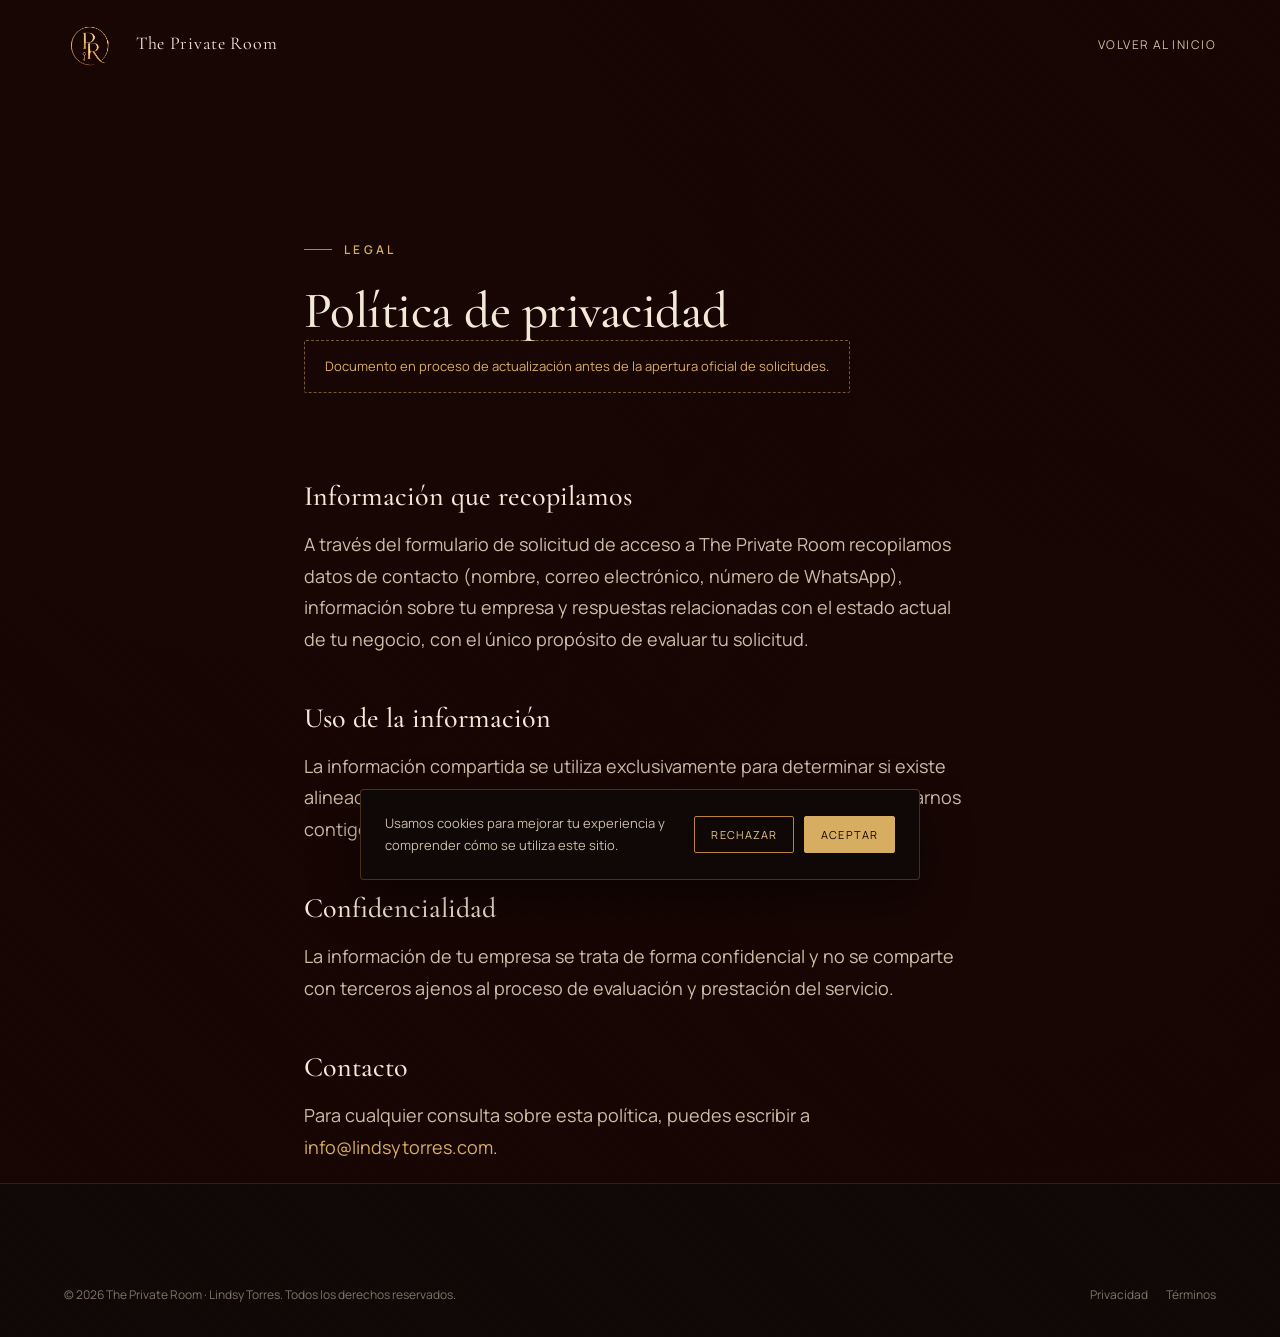
<file: theprivateroom/privacy/index.html>
<!doctype html>
<html lang="es">
<head>
<meta charset="UTF-8" />
<meta name="viewport" content="width=device-width, initial-scale=1" />
<title>Política de privacidad | The Private Room</title>
<meta name="description" content="Política de privacidad provisional de The Private Room." />
<link rel="canonical" href="https://lindsytorres.com/theprivateroom/privacy/" />
<meta name="robots" content="noindex, follow" />
<link rel="icon" href="../assets/icons/favicon.svg" type="image/svg+xml" />
<link rel="manifest" href="../site.webmanifest" />
<meta name="theme-color" content="#160503" />
<link rel="preconnect" href="https://fonts.googleapis.com" />
<link rel="preconnect" href="https://fonts.gstatic.com" crossorigin />
<link href="https://fonts.googleapis.com/css2?family=Cormorant+Garamond:ital,wght@0,400;0,500;0,600;1,400&amp;family=Manrope:wght@300;400;500;600;700&amp;display=swap" rel="stylesheet" />
<link rel="stylesheet" href="../assets/css/main.css" />
</head>
<body class="velvet-texture">

<div class="cookie-banner" data-cookie-banner>
  <p>Usamos cookies para mejorar tu experiencia y comprender cómo se utiliza este sitio.</p>
  <div class="cookie-banner__actions">
    <button data-cookie-action="declined">Rechazar</button>
    <button class="cookie-accept" data-cookie-action="accepted">Aceptar</button>
  </div>
</div>

<header>
  <nav class="navbar is-scrolled" data-navbar>
    <div class="container navbar__inner">
      <a href="../" class="brand-lockup" aria-label="The Private Room — inicio">
        <img src="../assets/images/pr-monogram.png" alt="" aria-hidden="true" class="pr-logo-img" width="44" height="44" />
        <span class="brand-lockup__name">The Private Room</span>
      </a>
      <div class="navbar__links">
        <a href="../">Volver al inicio</a>
      </div>
    </div>
  </nav>
</header>

<main class="legal-page">
  <div class="container legal-page__body">
    <p class="eyebrow">Legal</p>
    <h1 class="h2">Política de privacidad</h1>

    <!-- TODO: Replace provisional legal copy with reviewed final documents before launch. -->
    <p class="provisional-notice">Documento en proceso de actualización antes de la apertura oficial de solicitudes.</p>

    <h2>Información que recopilamos</h2>
    <p>A través del formulario de solicitud de acceso a The Private Room recopilamos datos de contacto (nombre, correo electrónico, número de WhatsApp), información sobre tu empresa y respuestas relacionadas con el estado actual de tu negocio, con el único propósito de evaluar tu solicitud.</p>

    <h2>Uso de la información</h2>
    <p>La información compartida se utiliza exclusivamente para determinar si existe alineación entre tu etapa de negocio y The Private Room, y para comunicarnos contigo respecto a tu solicitud.</p>

    <h2>Confidencialidad</h2>
    <p>La información de tu empresa se trata de forma confidencial y no se comparte con terceros ajenos al proceso de evaluación y prestación del servicio.</p>

    <h2>Contacto</h2>
    <p>Para cualquier consulta sobre esta política, puedes escribir a <a data-contact-email href="#" class="text-gold">correo de contacto</a>.</p>
  </div>
</main>

<footer class="footer">
  <div class="container">
    <div class="footer__bottom">
      <span>&copy; <span data-year></span> The Private Room · Lindsy Torres. Todos los derechos reservados.</span>
      <div style="display:flex; gap:18px;">
        <a href="../privacy/">Privacidad</a>
        <a href="../terms/">Términos</a>
      </div>
    </div>
  </div>
</footer>

<script src="../assets/js/config.js"></script>
<script src="../assets/js/analytics.js"></script>
<script src="../assets/js/main.js"></script>
</body>
</html>
</file>
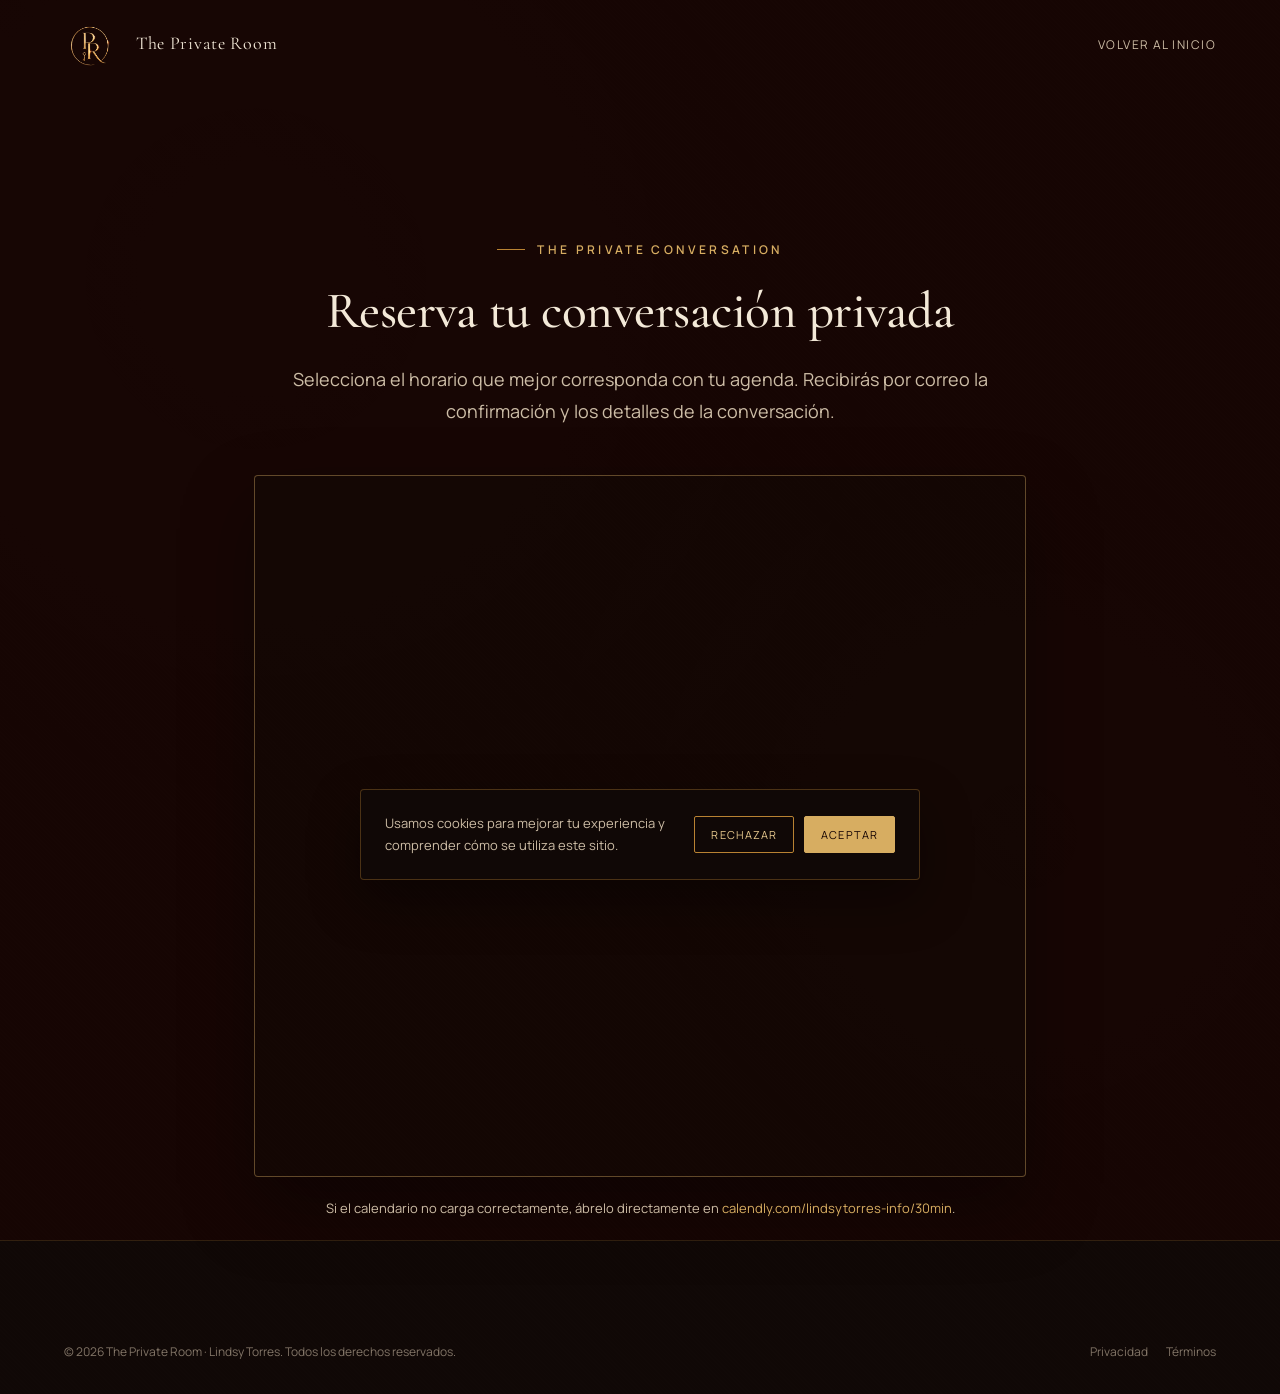
<file: theprivateroom/private-calendar/index.html>
<!doctype html>
<html lang="es">
<head>
<meta charset="UTF-8" />
<meta name="viewport" content="width=device-width, initial-scale=1" />
<title>Reserva tu conversación privada | The Private Room</title>
<meta name="description" content="Reserva tu conversación privada para The Private Room." />
<!-- This route is intentionally not linked from public navigation. -->
<link rel="canonical" href="https://lindsytorres.com/theprivateroom/private-calendar/" />
<meta name="robots" content="noindex, nofollow" />
<link rel="icon" href="../assets/icons/favicon.svg" type="image/svg+xml" />
<link rel="manifest" href="../site.webmanifest" />
<meta name="theme-color" content="#160503" />
<link rel="preconnect" href="https://fonts.googleapis.com" />
<link rel="preconnect" href="https://fonts.gstatic.com" crossorigin />
<link href="https://fonts.googleapis.com/css2?family=Cormorant+Garamond:ital,wght@0,400;0,500;0,600;1,400&amp;family=Manrope:wght@300;400;500;600;700&amp;display=swap" rel="stylesheet" />
<link rel="stylesheet" href="../assets/css/main.css" />
</head>
<body class="velvet-texture">

<div class="cookie-banner" data-cookie-banner>
  <p>Usamos cookies para mejorar tu experiencia y comprender cómo se utiliza este sitio.</p>
  <div class="cookie-banner__actions">
    <button data-cookie-action="declined">Rechazar</button>
    <button class="cookie-accept" data-cookie-action="accepted">Aceptar</button>
  </div>
</div>

<header>
  <nav class="navbar is-scrolled" data-navbar>
    <div class="container navbar__inner">
      <a href="../" class="brand-lockup" aria-label="The Private Room — inicio">
        <img src="../assets/images/pr-monogram.png" alt="" aria-hidden="true" class="pr-logo-img" width="44" height="44" />
        <span class="brand-lockup__name">The Private Room</span>
      </a>
      <div class="navbar__links">
        <a href="../">Volver al inicio</a>
      </div>
    </div>
  </nav>
</header>

<main class="simple-page">
  <div class="container simple-page__inner simple-page__inner--wide">
    <p class="eyebrow eyebrow--center">The Private Conversation</p>
    <h1 class="h2">Reserva tu conversación privada</h1>
    <p style="margin-top:24px;">Selecciona el horario que mejor corresponda con tu agenda. Recibirás por correo la confirmación y los detalles de la conversación.</p>

    <div class="calendar-embed">
      <iframe
        src="https://calendly.com/lindsytorres-info/30min?hide_gdpr_banner=1"
        width="100%"
        height="700"
        frameborder="0"
        title="Reserva tu conversación privada con Lindsy Torres"
        loading="lazy"
      ></iframe>
    </div>
    <p style="font-size:13px; margin-top:20px;">Si el calendario no carga correctamente, ábrelo directamente en <a href="https://calendly.com/lindsytorres-info/30min" target="_blank" rel="noopener" class="text-gold">calendly.com/lindsytorres-info/30min</a>.</p>
  </div>
</main>

<footer class="footer">
  <div class="container">
    <div class="footer__bottom">
      <span>&copy; <span data-year></span> The Private Room · Lindsy Torres. Todos los derechos reservados.</span>
      <div style="display:flex; gap:18px;">
        <a href="../privacy/">Privacidad</a>
        <a href="../terms/">Términos</a>
      </div>
    </div>
  </div>
</footer>

<script src="../assets/js/config.js"></script>
<script src="../assets/js/analytics.js"></script>
<script src="../assets/js/main.js"></script>
<script>
  if (window.trackEvent) window.trackEvent("view_private_room_calendar");
</script>
</body>
</html>
</file>
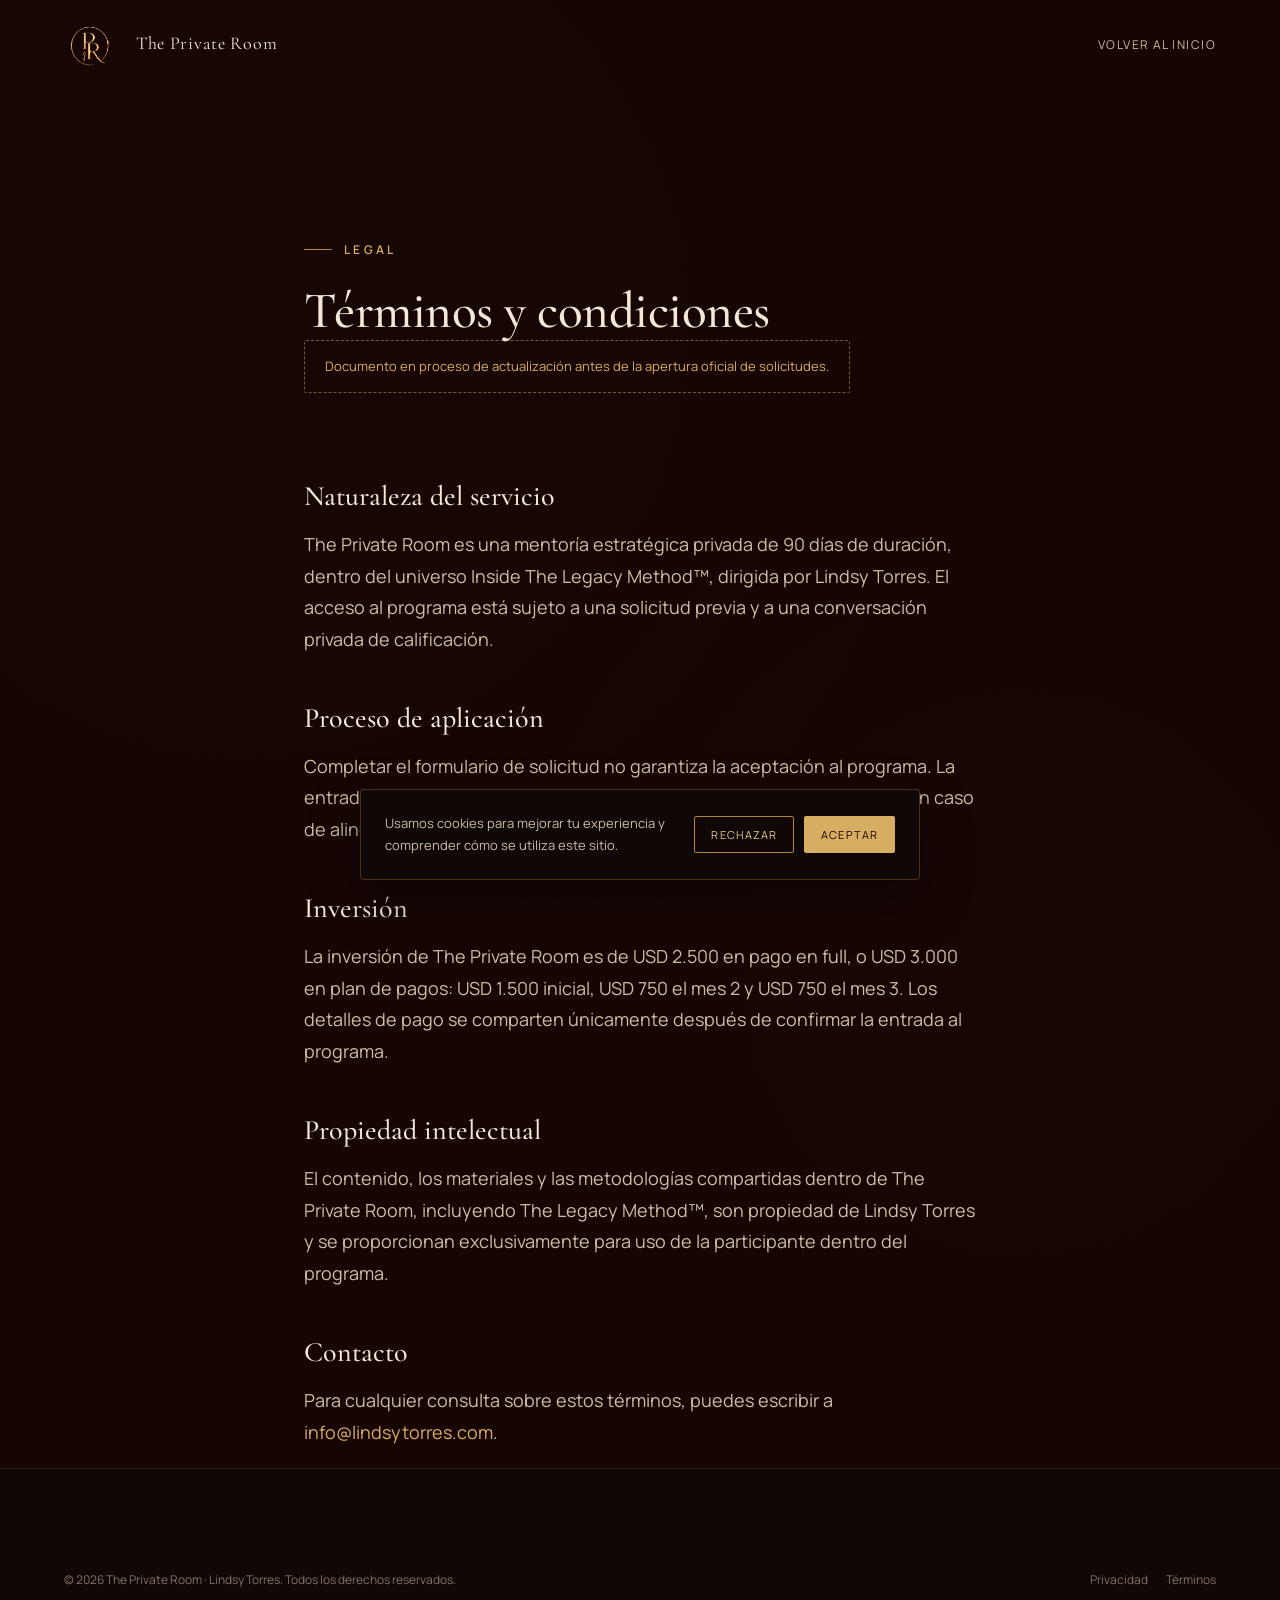
<file: theprivateroom/terms/index.html>
<!doctype html>
<html lang="es">
<head>
<meta charset="UTF-8" />
<meta name="viewport" content="width=device-width, initial-scale=1" />
<title>Términos y condiciones | The Private Room</title>
<meta name="description" content="Términos y condiciones provisionales de The Private Room." />
<link rel="canonical" href="https://lindsytorres.com/theprivateroom/terms/" />
<meta name="robots" content="noindex, follow" />
<link rel="icon" href="../assets/icons/favicon.svg" type="image/svg+xml" />
<link rel="manifest" href="../site.webmanifest" />
<meta name="theme-color" content="#160503" />
<link rel="preconnect" href="https://fonts.googleapis.com" />
<link rel="preconnect" href="https://fonts.gstatic.com" crossorigin />
<link href="https://fonts.googleapis.com/css2?family=Cormorant+Garamond:ital,wght@0,400;0,500;0,600;1,400&amp;family=Manrope:wght@300;400;500;600;700&amp;display=swap" rel="stylesheet" />
<link rel="stylesheet" href="../assets/css/main.css" />
</head>
<body class="velvet-texture">

<div class="cookie-banner" data-cookie-banner>
  <p>Usamos cookies para mejorar tu experiencia y comprender cómo se utiliza este sitio.</p>
  <div class="cookie-banner__actions">
    <button data-cookie-action="declined">Rechazar</button>
    <button class="cookie-accept" data-cookie-action="accepted">Aceptar</button>
  </div>
</div>

<header>
  <nav class="navbar is-scrolled" data-navbar>
    <div class="container navbar__inner">
      <a href="../" class="brand-lockup" aria-label="The Private Room — inicio">
        <img src="../assets/images/pr-monogram.png" alt="" aria-hidden="true" class="pr-logo-img" width="44" height="44" />
        <span class="brand-lockup__name">The Private Room</span>
      </a>
      <div class="navbar__links">
        <a href="../">Volver al inicio</a>
      </div>
    </div>
  </nav>
</header>

<main class="legal-page">
  <div class="container legal-page__body">
    <p class="eyebrow">Legal</p>
    <h1 class="h2">Términos y condiciones</h1>

    <!-- TODO: Replace provisional legal copy with reviewed final documents before launch. -->
    <p class="provisional-notice">Documento en proceso de actualización antes de la apertura oficial de solicitudes.</p>

    <h2>Naturaleza del servicio</h2>
    <p>The Private Room es una mentoría estratégica privada de 90 días de duración, dentro del universo Inside The Legacy Method™, dirigida por Lindsy Torres. El acceso al programa está sujeto a una solicitud previa y a una conversación privada de calificación.</p>

    <h2>Proceso de aplicación</h2>
    <p>Completar el formulario de solicitud no garantiza la aceptación al programa. La entrada se confirma únicamente después de la revisión de la solicitud y, en caso de alineación, de una conversación privada.</p>

    <h2>Inversión</h2>
    <p>La inversión de The Private Room es de USD 2.500 en pago en full, o USD 3.000 en plan de pagos: USD 1.500 inicial, USD 750 el mes 2 y USD 750 el mes 3. Los detalles de pago se comparten únicamente después de confirmar la entrada al programa.</p>

    <h2>Propiedad intelectual</h2>
    <p>El contenido, los materiales y las metodologías compartidas dentro de The Private Room, incluyendo The Legacy Method™, son propiedad de Lindsy Torres y se proporcionan exclusivamente para uso de la participante dentro del programa.</p>

    <h2>Contacto</h2>
    <p>Para cualquier consulta sobre estos términos, puedes escribir a <a data-contact-email href="#" class="text-gold">correo de contacto</a>.</p>
  </div>
</main>

<footer class="footer">
  <div class="container">
    <div class="footer__bottom">
      <span>&copy; <span data-year></span> The Private Room · Lindsy Torres. Todos los derechos reservados.</span>
      <div style="display:flex; gap:18px;">
        <a href="../privacy/">Privacidad</a>
        <a href="../terms/">Términos</a>
      </div>
    </div>
  </div>
</footer>

<script src="../assets/js/config.js"></script>
<script src="../assets/js/analytics.js"></script>
<script src="../assets/js/main.js"></script>
</body>
</html>
</file>
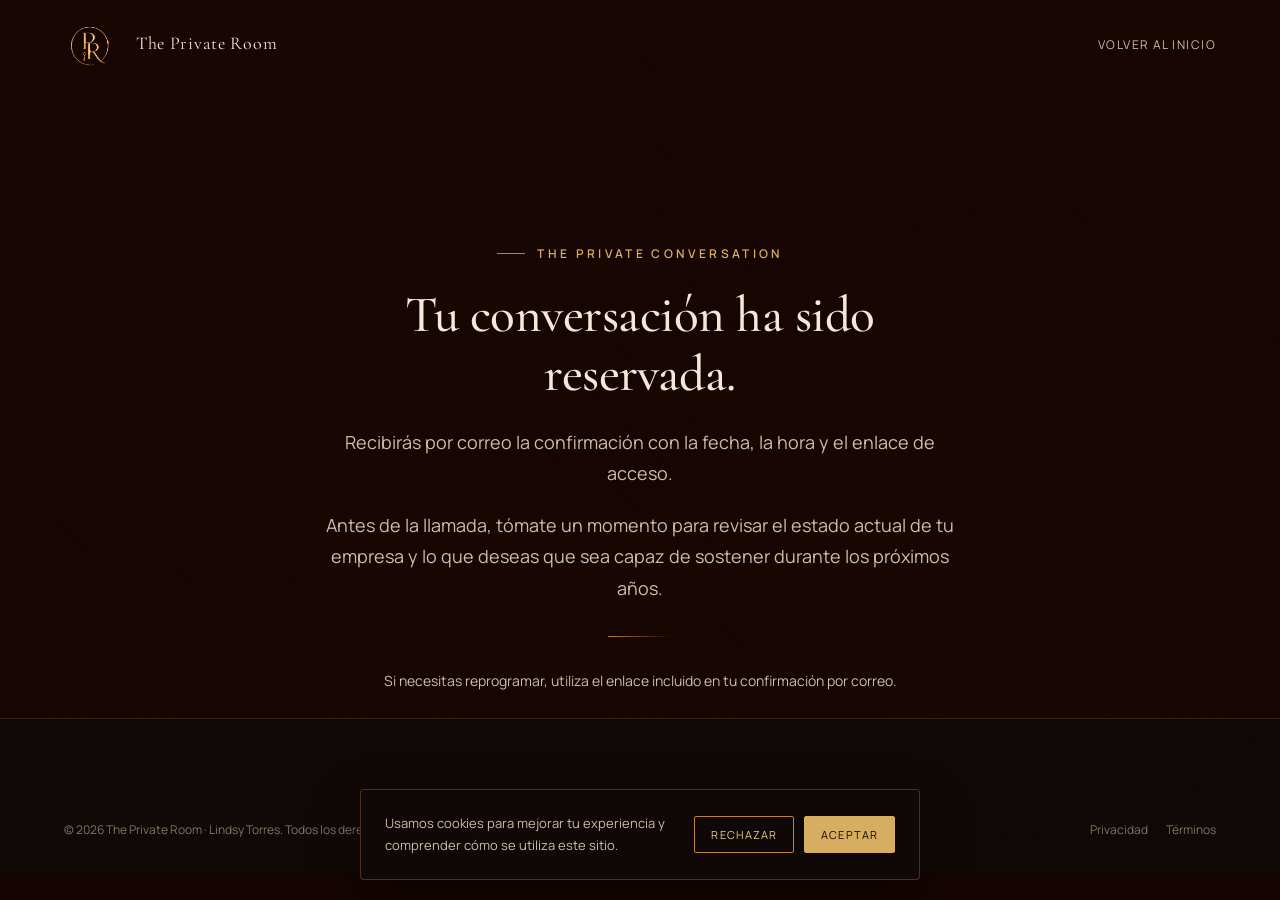
<file: theprivateroom/thank-you/index.html>
<!doctype html>
<html lang="es">
<head>
<meta charset="UTF-8" />
<meta name="viewport" content="width=device-width, initial-scale=1" />
<title>Conversación reservada | The Private Room</title>
<meta name="description" content="Tu conversación privada con Lindsy Torres ha sido reservada." />
<link rel="canonical" href="https://lindsytorres.com/theprivateroom/thank-you/" />
<meta name="robots" content="noindex, follow" />
<link rel="icon" href="../assets/icons/favicon.svg" type="image/svg+xml" />
<link rel="manifest" href="../site.webmanifest" />
<meta name="theme-color" content="#160503" />
<link rel="preconnect" href="https://fonts.googleapis.com" />
<link rel="preconnect" href="https://fonts.gstatic.com" crossorigin />
<link href="https://fonts.googleapis.com/css2?family=Cormorant+Garamond:ital,wght@0,400;0,500;0,600;1,400&amp;family=Manrope:wght@300;400;500;600;700&amp;display=swap" rel="stylesheet" />
<link rel="stylesheet" href="../assets/css/main.css" />
</head>
<body class="velvet-texture">

<div class="cookie-banner" data-cookie-banner>
  <p>Usamos cookies para mejorar tu experiencia y comprender cómo se utiliza este sitio.</p>
  <div class="cookie-banner__actions">
    <button data-cookie-action="declined">Rechazar</button>
    <button class="cookie-accept" data-cookie-action="accepted">Aceptar</button>
  </div>
</div>

<header>
  <nav class="navbar is-scrolled" data-navbar>
    <div class="container navbar__inner">
      <a href="../" class="brand-lockup" aria-label="The Private Room — inicio">
        <img src="../assets/images/pr-monogram.png" alt="" aria-hidden="true" class="pr-logo-img" width="44" height="44" />
        <span class="brand-lockup__name">The Private Room</span>
      </a>
      <div class="navbar__links">
        <a href="../">Volver al inicio</a>
      </div>
    </div>
  </nav>
</header>

<main class="simple-page">
  <div class="container simple-page__inner">
    <p class="eyebrow eyebrow--center">The Private Conversation</p>
    <h1 class="h2">Tu conversación ha sido reservada.</h1>
    <p style="margin-top:24px;">Recibirás por correo la confirmación con la fecha, la hora y el enlace de acceso.</p>
    <p>Antes de la llamada, tómate un momento para revisar el estado actual de tu empresa y lo que deseas que sea capaz de sostener durante los próximos años.</p>
    <div class="gold-rule"></div>
    <p style="font-size:14px;">Si necesitas reprogramar, utiliza el enlace incluido en tu confirmación por correo.</p>
  </div>
</main>

<footer class="footer">
  <div class="container">
    <div class="footer__bottom">
      <span>&copy; <span data-year></span> The Private Room · Lindsy Torres. Todos los derechos reservados.</span>
      <div style="display:flex; gap:18px;">
        <a href="../privacy/">Privacidad</a>
        <a href="../terms/">Términos</a>
      </div>
    </div>
  </div>
</footer>

<script src="../assets/js/config.js"></script>
<script src="../assets/js/analytics.js"></script>
<script src="../assets/js/main.js"></script>
<script>
  if (window.trackEvent) window.trackEvent("book_private_room_call");
</script>
</body>
</html>
</file>
<file: assets/css/main.css>
/* ==========================================================================
   LINDSY TORRES — Home / Legacy Gallery
   A private gallery lobby, not a link-in-bio page. Warm dark chocolate +
   black + ivory. Each offer is a lit, framed artwork within one collection.
   ========================================================================== */

:root {
  --noir: #12100e;
  --espresso-dark: #2a1913;
  --espresso: #3a241c;
  --cream: #f4ebdd;
  --ivory: #fbf7ef;
  --butter: #e9d99d;
  --gold: #b8975c;
  --gold-bright: #d7ad61;
  --wine: #5b1724;
  --deep-green: #213b32;

  --font-serif: "Cormorant Garamond", "Times New Roman", serif;
  --font-sans: "Manrope", -apple-system, BlinkMacSystemFont, "Segoe UI", sans-serif;

  --max-width: 1240px;
  --max-read: 680px;

  --section-space-desktop: 148px;
  --section-space-mobile: 88px;

  --ease: cubic-bezier(0.22, 1, 0.36, 1);
  --ease-slow: cubic-bezier(0.16, 1, 0.3, 1);
}

*,
*::before,
*::after {
  box-sizing: border-box;
}

html {
  scroll-behavior: smooth;
}

@media (prefers-reduced-motion: reduce) {
  html {
    scroll-behavior: auto;
  }
  *,
  *::before,
  *::after {
    animation-duration: 0.001ms !important;
    animation-iteration-count: 1 !important;
    transition-duration: 0.001ms !important;
    scroll-behavior: auto !important;
  }
}

body {
  margin: 0;
  background-color: var(--noir);
  color: var(--ivory);
  font-family: var(--font-sans);
  font-size: 17px;
  line-height: 1.75;
  -webkit-font-smoothing: antialiased;
  overflow-x: hidden;
}

img {
  max-width: 100%;
  display: block;
}

a {
  color: inherit;
  text-decoration: none;
}

ul {
  list-style: none;
  margin: 0;
  padding: 0;
}

button {
  font-family: inherit;
  cursor: pointer;
}

h1,
h2,
h3,
h4 {
  font-family: var(--font-serif);
  font-weight: 500;
  color: var(--ivory);
  margin: 0;
}

:focus-visible {
  outline: 2px solid var(--gold-bright);
  outline-offset: 3px;
}

.grain {
  position: relative;
}

.grain::before {
  content: "";
  position: absolute;
  inset: 0;
  pointer-events: none;
  opacity: 0.35;
  mix-blend-mode: overlay;
  background-image: radial-gradient(circle at 15% 10%, rgba(255, 255, 255, 0.02) 0, transparent 45%),
    radial-gradient(circle at 85% 75%, rgba(255, 255, 255, 0.016) 0, transparent 40%),
    repeating-linear-gradient(
      45deg,
      rgba(255, 255, 255, 0.008) 0px,
      rgba(255, 255, 255, 0.008) 1px,
      transparent 1px,
      transparent 3px
    );
}

/* ==========================================================================
   Layout
   ========================================================================== */

.container {
  max-width: var(--max-width);
  margin: 0 auto;
  padding: 0 24px;
}

.read-width {
  max-width: var(--max-read);
}

section {
  padding: var(--section-space-desktop) 0;
  position: relative;
}

@media (max-width: 900px) {
  section {
    padding: var(--section-space-mobile) 0;
  }
  .container {
    padding: 0 20px;
  }
}

.eyebrow {
  display: inline-flex;
  align-items: center;
  gap: 12px;
  font-size: 11px;
  letter-spacing: 0.26em;
  text-transform: uppercase;
  color: var(--gold);
  font-weight: 600;
  margin-bottom: 20px;
}

.eyebrow::before {
  content: "";
  width: 26px;
  height: 1px;
  background: var(--gold);
  display: inline-block;
}

.eyebrow--center {
  justify-content: center;
}

h1,
.h1 {
  font-size: clamp(38px, 9.5vw, 74px);
  line-height: 1.12;
  letter-spacing: -0.01em;
}

@media (min-width: 900px) {
  h1,
  .h1 {
    font-size: clamp(48px, 4.6vw, 74px);
  }
}

h2,
.h2 {
  font-size: clamp(28px, 5.6vw, 46px);
  line-height: 1.22;
}

@media (min-width: 900px) {
  h2,
  .h2 {
    font-size: clamp(30px, 2.8vw, 46px);
  }
}

p {
  margin: 0 0 18px;
  color: var(--cream);
  opacity: 0.82;
}

@media (max-width: 900px) {
  body {
    font-size: 16.5px;
  }
}

.text-gold {
  color: var(--gold-bright);
}

.center {
  text-align: center;
}

.gold-rule {
  width: 56px;
  height: 1px;
  background: linear-gradient(90deg, var(--gold), transparent);
  margin: 28px auto;
}

.gold-rule--reveal {
  transform: scaleX(0);
  transform-origin: left center;
  transition: transform 1.2s var(--ease-slow);
}
.gold-rule--reveal.is-visible {
  transform: scaleX(1);
}

/* ==========================================================================
   Reveal
   ========================================================================== */

.reveal {
  opacity: 0;
  transform: translateY(24px);
  transition: opacity 1s var(--ease-slow), transform 1s var(--ease-slow);
}
.reveal.is-visible {
  opacity: 1;
  transform: translateY(0);
}
.reveal-delay-1.is-visible {
  transition-delay: 0.1s;
}
.reveal-delay-2.is-visible {
  transition-delay: 0.2s;
}
.reveal-delay-3.is-visible {
  transition-delay: 0.3s;
}

/* ==========================================================================
   Buttons — discreet, no exaggerated shine
   ========================================================================== */

.btn {
  display: inline-flex;
  align-items: center;
  justify-content: center;
  gap: 10px;
  padding: 16px 28px;
  font-size: 11px;
  letter-spacing: 0.15em;
  text-transform: uppercase;
  font-weight: 600;
  border-radius: 1px;
  border: 1px solid transparent;
  transition: transform 320ms var(--ease), box-shadow 320ms var(--ease), filter 320ms var(--ease),
    background 320ms var(--ease), border-color 320ms var(--ease);
}

.btn-primary {
  background: linear-gradient(135deg, #ddc27e 0%, #a9803a 55%, #cdad63 100%);
  color: var(--noir);
  border-color: rgba(255, 240, 205, 0.5);
  box-shadow: 0 10px 30px rgba(0, 0, 0, 0.35);
}
.btn-primary:hover {
  transform: translateY(-1px);
  filter: brightness(1.05);
}

.btn-outline {
  background: transparent;
  color: var(--cream);
  border-color: rgba(184, 151, 92, 0.5);
}
.btn-outline:hover {
  border-color: var(--gold-bright);
  color: var(--ivory);
}

.btn-block {
  width: 100%;
}

/* ==========================================================================
   Header
   ========================================================================== */

.site-header {
  position: sticky;
  top: 0;
  z-index: 100;
  padding: 26px 0;
  background: rgba(18, 16, 14, 0);
  transition: background 400ms var(--ease), padding 400ms var(--ease), box-shadow 400ms var(--ease),
    backdrop-filter 400ms var(--ease);
}

.site-header.is-scrolled {
  background: rgba(24, 16, 12, 0.86);
  backdrop-filter: blur(14px);
  -webkit-backdrop-filter: blur(14px);
  padding: 16px 0;
  box-shadow: 0 8px 30px rgba(0, 0, 0, 0.3);
  border-bottom: 1px solid rgba(184, 151, 92, 0.14);
}

.site-header__inner {
  display: flex;
  align-items: center;
  justify-content: space-between;
  gap: 24px;
}

.brand-logo img {
  height: 30px;
  width: auto;
  display: block;
}

.site-nav {
  display: none;
  align-items: center;
  gap: 36px;
}

@media (min-width: 960px) {
  .site-nav {
    display: flex;
  }
}

.site-nav a {
  font-size: 11px;
  letter-spacing: 0.14em;
  text-transform: uppercase;
  color: var(--cream);
  opacity: 0.85;
  position: relative;
  transition: opacity 250ms var(--ease);
}
.site-nav a:hover {
  opacity: 1;
}
.site-nav a::after {
  content: "";
  position: absolute;
  left: 0;
  bottom: -6px;
  width: 0%;
  height: 1px;
  background: var(--gold-bright);
  transition: width 300ms var(--ease);
}
.site-nav a:hover::after {
  width: 100%;
}

.header__cta {
  display: none;
}
@media (min-width: 960px) {
  .header__cta {
    display: inline-flex;
  }
}

.hamburger {
  display: inline-flex;
  flex-direction: column;
  gap: 5px;
  background: none;
  border: none;
  padding: 8px;
}
@media (min-width: 960px) {
  .hamburger {
    display: none;
  }
}
.hamburger span {
  width: 22px;
  height: 1px;
  background: var(--cream);
  transition: transform 300ms var(--ease), opacity 300ms var(--ease);
}
.hamburger[aria-expanded="true"] span:nth-child(1) {
  transform: translateY(6px) rotate(45deg);
}
.hamburger[aria-expanded="true"] span:nth-child(2) {
  opacity: 0;
}
.hamburger[aria-expanded="true"] span:nth-child(3) {
  transform: translateY(-6px) rotate(-45deg);
}

.mobile-menu {
  position: fixed;
  inset: 0;
  z-index: 99;
  background: var(--noir);
  display: flex;
  flex-direction: column;
  align-items: center;
  justify-content: center;
  gap: 30px;
  transform: translateY(-100%);
  transition: transform 450ms var(--ease);
}
.mobile-menu.is-open {
  transform: translateY(0);
}
.mobile-menu a {
  font-family: var(--font-serif);
  font-size: 25px;
  color: var(--ivory);
}
.mobile-menu .btn {
  margin-top: 14px;
}

/* ==========================================================================
   Hero — the lobby
   ========================================================================== */

.hero {
  min-height: 86vh;
  display: flex;
  align-items: center;
  padding-top: 60px;
  padding-bottom: 60px;
  position: relative;
  overflow: hidden;
  background: radial-gradient(ellipse 60% 50% at 78% 20%, rgba(184, 151, 92, 0.1), transparent 60%),
    linear-gradient(180deg, var(--noir) 0%, var(--espresso-dark) 60%, var(--noir) 100%);
}

.hero__architecture {
  position: absolute;
  inset: 0;
  z-index: 0;
  pointer-events: none;
}

.hero__photo {
  position: absolute;
  right: 0;
  top: 0;
  bottom: 0;
  width: 46%;
  z-index: 0;
  opacity: 0.85;
  -webkit-mask-image: linear-gradient(90deg, transparent, black 32%, black 100%);
  mask-image: linear-gradient(90deg, transparent, black 32%, black 100%);
}

.hero__photo img {
  width: 100%;
  height: 100%;
  object-fit: cover;
  object-position: top center;
  filter: grayscale(0.15) sepia(0.15) brightness(0.92) contrast(1);
}

@media (max-width: 900px) {
  .hero__photo {
    width: 100%;
    opacity: 0.3;
    -webkit-mask-image: linear-gradient(180deg, transparent, black 30%, black 80%, transparent);
    mask-image: linear-gradient(180deg, transparent, black 30%, black 80%, transparent);
  }
}

.hero__content {
  position: relative;
  z-index: 1;
  max-width: 640px;
}

.hero__content .eyebrow {
  animation: fade-in-up 1s var(--ease-slow) 0.1s both;
}
.hero__content h1 {
  animation: fade-in-up 1.2s var(--ease-slow) 0.24s both;
}
.hero__content p {
  animation: fade-in-up 1.2s var(--ease-slow) 0.42s both;
}
.hero__actions {
  animation: fade-in-up 1.2s var(--ease-slow) 0.58s both;
  margin-top: 22px;
}

@keyframes fade-in-up {
  from {
    opacity: 0;
    transform: translateY(18px);
  }
  to {
    opacity: 1;
    transform: translateY(0);
  }
}

.hero__meta {
  margin-top: 26px;
  font-size: 11px;
  letter-spacing: 0.2em;
  text-transform: uppercase;
  color: var(--gold);
  opacity: 0.85;
}

/* ==========================================================================
   Transition into the collection
   ========================================================================== */

.collection-intro {
  text-align: center;
}

.collection-intro .read-width {
  margin: 0 auto;
}

/* ==========================================================================
   The gallery — horizontal collection row (Netflix-style rail)
   Uniform cards, full artwork always visible, copy lives below the frame
   (never on top of it), native scroll-snap for the "slide" feel.
   ========================================================================== */

.gallery-scroller-wrap {
  position: relative;
  margin-top: 24px;
}

.gallery-scroller {
  display: flex;
  gap: 28px;
  overflow-x: auto;
  scroll-snap-type: x proximity;
  scroll-padding-left: 24px;
  -webkit-overflow-scrolling: touch;
  padding: 4px 4px 20px;
  margin: -4px -4px 0;
  scrollbar-width: thin;
  scrollbar-color: rgba(184, 151, 92, 0.35) transparent;
}
.gallery-scroller::-webkit-scrollbar {
  height: 6px;
}
.gallery-scroller::-webkit-scrollbar-thumb {
  background: rgba(184, 151, 92, 0.3);
  border-radius: 3px;
}

.artwork {
  position: relative;
  display: block;
  flex: 0 0 auto;
  width: min(72vw, 300px);
  scroll-snap-align: start;
}

@media (min-width: 640px) {
  .artwork {
    width: 300px;
  }
}

.artwork__frame {
  position: relative;
  border: 1px solid rgba(184, 151, 92, 0.28);
  background: linear-gradient(180deg, var(--espresso-dark), var(--noir));
  overflow: hidden;
  aspect-ratio: 3 / 4;
  border-radius: 2px;
  box-shadow: 0 30px 60px rgba(0, 0, 0, 0.45), 0 0 0 var(--artwork-accent, rgba(184, 151, 92, 0));
  transition: transform 450ms var(--ease-slow), box-shadow 450ms var(--ease-slow), border-color 450ms var(--ease-slow);
}

.artwork:hover .artwork__frame {
  transform: translateY(-5px);
  border-color: rgba(215, 173, 97, 0.6);
  box-shadow: 0 40px 80px rgba(0, 0, 0, 0.55), 0 0 46px var(--artwork-accent, rgba(184, 151, 92, 0.28));
}

.artwork--match {
  --artwork-accent: rgba(233, 217, 157, 0.3);
}
.artwork--story-machine {
  --artwork-accent: rgba(184, 151, 92, 0.32);
}
.artwork--recalibracion {
  --artwork-accent: rgba(65, 110, 90, 0.34);
}
.artwork--private-room {
  --artwork-accent: rgba(155, 60, 80, 0.32);
}

.artwork__image {
  position: absolute;
  inset: 0;
}
.artwork__image img {
  width: 100%;
  height: 100%;
  object-fit: cover;
  object-position: center 18%;
  transition: transform 700ms var(--ease-slow);
}
.artwork:hover .artwork__image img {
  transform: scale(1.035);
}

.artwork__body {
  padding: 18px 2px 0;
}

.artwork__category {
  font-size: 10px;
  letter-spacing: 0.18em;
  text-transform: uppercase;
  color: var(--gold);
  margin-bottom: 8px;
}

.artwork__name {
  font-family: var(--font-serif);
  font-size: 21px;
  color: var(--ivory);
  margin-bottom: 8px;
  line-height: 1.2;
}

.artwork__meta {
  font-size: 12px;
  letter-spacing: 0.02em;
  color: var(--gold-bright);
  opacity: 0.85;
  margin-bottom: 12px;
}

.artwork__phrase {
  font-size: 14px;
  color: var(--cream);
  opacity: 0.78;
  margin-bottom: 16px;
  display: -webkit-box;
  -webkit-line-clamp: 3;
  -webkit-box-orient: vertical;
  overflow: hidden;
}

.artwork__footer {
  display: flex;
  align-items: center;
  justify-content: space-between;
  gap: 10px;
  padding-top: 12px;
  border-top: 1px solid rgba(184, 151, 92, 0.2);
}

.artwork__cta {
  font-size: 10px;
  letter-spacing: 0.14em;
  text-transform: uppercase;
  color: var(--ivory);
  display: inline-flex;
  align-items: center;
  gap: 7px;
}
.artwork__cta::after {
  content: "→";
  transition: transform 300ms var(--ease);
}
.artwork:hover .artwork__cta::after {
  transform: translateX(4px);
}

.artwork__status {
  font-size: 9px;
  letter-spacing: 0.12em;
  text-transform: uppercase;
  color: var(--gold);
  border: 1px solid rgba(184, 151, 92, 0.4);
  padding: 4px 9px;
  border-radius: 20px;
  white-space: nowrap;
}

.artwork__featured-tag {
  position: absolute;
  top: 14px;
  left: 14px;
  z-index: 2;
  font-size: 9px;
  letter-spacing: 0.14em;
  text-transform: uppercase;
  color: var(--noir);
  background: linear-gradient(135deg, #ddc27e, #a9803a);
  padding: 5px 11px;
  border-radius: 20px;
}

/* Prev/next rail arrows — desktop only, hidden on touch */
.gallery-arrow {
  display: none;
  position: absolute;
  top: calc(50% - 30px);
  width: 44px;
  height: 44px;
  border-radius: 50%;
  align-items: center;
  justify-content: center;
  background: rgba(18, 16, 14, 0.72);
  border: 1px solid rgba(184, 151, 92, 0.4);
  color: var(--ivory);
  backdrop-filter: blur(6px);
  z-index: 5;
  opacity: 0;
  transition: opacity 300ms var(--ease), background 300ms var(--ease);
}
.gallery-scroller-wrap:hover .gallery-arrow {
  opacity: 1;
}
.gallery-arrow:hover {
  background: rgba(42, 25, 19, 0.9);
}
.gallery-arrow--prev {
  left: -6px;
}
.gallery-arrow--next {
  right: -6px;
}
@media (min-width: 1040px) and (hover: hover) and (pointer: fine) {
  .gallery-arrow {
    display: flex;
  }
}

/* ==========================================================================
   Concierge
   ========================================================================== */

.concierge {
  background: linear-gradient(180deg, var(--espresso-dark) 0%, var(--noir) 100%);
  border-top: 1px solid rgba(184, 151, 92, 0.16);
  border-bottom: 1px solid rgba(184, 151, 92, 0.16);
}

.concierge__inner {
  max-width: 620px;
  margin: 0 auto;
  text-align: center;
}

/* ==========================================================================
   Social rooms
   ========================================================================== */

.social-grid {
  display: grid;
  gap: 1px;
  background: rgba(184, 151, 92, 0.18);
  border: 1px solid rgba(184, 151, 92, 0.18);
  margin-top: 56px;
}

@media (min-width: 800px) {
  .social-grid {
    grid-template-columns: repeat(3, 1fr);
  }
}

.social-room {
  background: var(--noir);
  padding: 44px 36px;
  display: flex;
  flex-direction: column;
  align-items: flex-start;
  transition: background 400ms var(--ease);
}
.social-room:hover {
  background: var(--espresso-dark);
}

.social-room__icon {
  width: 26px;
  height: 26px;
  margin-bottom: 22px;
  color: var(--gold-bright);
}
.social-room__icon svg {
  width: 100%;
  height: 100%;
  fill: currentColor;
}

.social-room__name {
  font-family: var(--font-serif);
  font-size: 22px;
  color: var(--ivory);
  margin-bottom: 12px;
}

.social-room__desc {
  font-size: 14.5px;
  flex-grow: 1;
  margin-bottom: 22px;
}

.social-room__cta {
  font-size: 10.5px;
  letter-spacing: 0.16em;
  text-transform: uppercase;
  color: var(--gold-bright);
  display: inline-flex;
  align-items: center;
  gap: 8px;
}
.social-room__cta::after {
  content: "→";
  transition: transform 300ms var(--ease);
}
.social-room:hover .social-room__cta::after {
  transform: translateX(4px);
}

/* ==========================================================================
   Footer
   ========================================================================== */

.site-footer {
  border-top: 1px solid rgba(184, 151, 92, 0.18);
  padding: 64px 0 32px;
  background: var(--espresso-dark);
}

.site-footer__top {
  display: flex;
  flex-direction: column;
  align-items: center;
  gap: 24px;
  text-align: center;
  padding-bottom: 40px;
  border-bottom: 1px solid rgba(184, 151, 92, 0.14);
}

.site-footer__logo img {
  height: 26px;
  width: auto;
}

.site-footer__tagline {
  max-width: 480px;
  margin: 0 auto;
  font-size: 15px;
}

.site-footer__links {
  display: flex;
  gap: 26px;
  flex-wrap: wrap;
  justify-content: center;
}
.site-footer__links a {
  font-size: 13px;
  color: var(--cream);
  opacity: 0.75;
  transition: opacity 250ms var(--ease);
}
.site-footer__links a:hover {
  opacity: 1;
}

.site-footer__brands {
  margin-top: 32px;
  display: flex;
  flex-wrap: wrap;
  gap: 10px 22px;
  justify-content: center;
  font-size: 12px;
  letter-spacing: 0.04em;
  color: var(--gold);
  opacity: 0.75;
}

.site-footer__bottom {
  margin-top: 32px;
  text-align: center;
  font-size: 12px;
  color: rgba(244, 235, 221, 0.5);
}

.site-footer__legal-note {
  max-width: 560px;
  margin: 10px auto 0;
  text-align: center;
  font-size: 11px;
  color: rgba(244, 235, 221, 0.4);
}

/* ==========================================================================
   Legal pages
   ========================================================================== */

.legal-page {
  padding-top: 140px;
  min-height: 60vh;
}

.legal-page__body {
  max-width: var(--max-read);
  margin: 0 auto;
}

.legal-page__body h2 {
  font-size: 26px;
  margin-top: 44px;
  margin-bottom: 14px;
}
.legal-page__body h2:first-child {
  margin-top: 0;
}

.provisional-notice {
  display: inline-block;
  margin-bottom: 36px;
  padding: 14px 20px;
  border: 1px dashed rgba(184, 151, 92, 0.5);
  border-radius: 2px;
  font-size: 13px;
  color: var(--gold-bright);
}

/* Utility */
.visually-hidden {
  position: absolute;
  width: 1px;
  height: 1px;
  overflow: hidden;
  clip: rect(0 0 0 0);
  white-space: nowrap;
}
</file>
<file: laboratorio/styles.css>
/* ============================================================
   Laboratorio de IA para Negocios — Carta de venta
   ============================================================ */

:root{
  --ink:#0c0b0a;
  --ink-soft:#4a4640;
  --cream:#faf5ea;
  --paper:#fffdf8;
  --gold:#b8975c;
  --gold-bright:#d7ad61;
  --gold-deep:#8a6c3c;
  --green:#0f4a38;
  --green-bright:#1fae7d;
  --green-glow:#3fe0a8;
  --pink:#ef4f9c;
  --pink-bright:#ff7cbd;
  --pink-soft:#ffd3e9;
  --line:rgba(12,11,10,.1);

  --font-serif:"Cormorant Garamond", "Times New Roman", serif;
  --font-sans:"Manrope", -apple-system, BlinkMacSystemFont, "Segoe UI", sans-serif;

  --a4-w:210mm;
}

*{box-sizing:border-box;}
html,body{margin:0;padding:0;}
body{
  background:#e7e2d6;
  font-family:var(--font-sans);
  color:var(--ink);
  -webkit-font-smoothing:antialiased;
  display:flex;
  justify-content:center;
  min-height:100vh;
  padding:36px 16px;
  overflow-x:hidden;
}

.scale-wrap{
  width:100%;
  max-width:var(--a4-w);
  min-width:0;
}

/* ---------- PAGE / A4 CANVAS ---------- */
.page{
  position:relative;
  width:100%;
  max-width:var(--a4-w);
  background:var(--cream);
  overflow:hidden;
  padding:14mm 15mm 12mm;
  box-shadow:0 30px 80px rgba(0,0,0,.28), 0 2px 10px rgba(0,0,0,.08);
  display:flex;
  flex-direction:column;
  gap:6mm;
}

/* ambient light glows */
.glow{
  position:absolute;
  border-radius:50%;
  filter:blur(70px);
  pointer-events:none;
  z-index:0;
}
.glow--pink{
  width:320px;height:320px;
  top:-110px; right:-90px;
  background:radial-gradient(circle, rgba(239,79,156,.3), transparent 70%);
}
.glow--green{
  width:340px;height:340px;
  top:900px; left:-120px;
  background:radial-gradient(circle, rgba(31,174,125,.24), transparent 70%);
}
.glow--gold{
  width:300px;height:300px;
  bottom:-100px; right:-80px;
  background:radial-gradient(circle, rgba(184,151,92,.22), transparent 70%);
}

.page > *:not(.glow){position:relative; z-index:1;}

/* ============================================================
   HEADER
   ============================================================ */
.header{text-align:center;}
.header__logo{
  height:44px;
  width:auto;
  margin:0 auto 10px;
  display:block;
  filter:drop-shadow(0 1px 1px rgba(184,151,92,.25));
}
.header__eyebrow{
  margin:0 0 8px;
  font-size:12px;
  letter-spacing:.24em;
  text-transform:uppercase;
  color:var(--gold-deep);
  font-weight:700;
}
.header__title{
  margin:0 0 10px;
  font-family:var(--font-serif);
  font-weight:600;
  font-size:44px;
  line-height:1.08;
  letter-spacing:.005em;
  color:var(--ink);
}
.header__title span{
  display:inline;
  background:linear-gradient(90deg, var(--green) 0%, var(--green-bright) 45%, var(--pink) 100%);
  -webkit-background-clip:text;
  background-clip:text;
  color:transparent;
  font-style:italic;
}
.header__subhead{
  margin:0 auto 10px;
  max-width:560px;
  font-family:var(--font-serif);
  font-weight:500;
  font-size:20px;
  line-height:1.32;
  color:var(--ink-soft);
}
.header__intro{
  margin:0 auto;
  max-width:480px;
  font-size:14px;
  line-height:1.55;
  color:var(--ink-soft);
}
.header__intro strong{color:var(--ink);}

/* ============================================================
   BLOQUE 1 — DELIVERABLES
   ============================================================ */
.deliverables{
  display:grid;
  grid-template-columns:1fr 1fr;
  gap:18px;
}
.deliverable{
  background:rgba(255,255,255,.58);
  border:1px solid var(--line);
  border-radius:18px;
  padding:17px 20px 15px;
  backdrop-filter:blur(6px);
  -webkit-backdrop-filter:blur(6px);
  box-shadow:0 1px 0 rgba(255,255,255,.6) inset, 0 8px 20px rgba(12,11,10,.04);
  break-inside:avoid;
  page-break-inside:avoid;
}
.deliverable__head{
  display:flex;
  align-items:center;
  gap:10px;
  margin-bottom:8px;
}
.deliverable__num{
  font-family:var(--font-serif);
  font-style:italic;
  font-weight:600;
  font-size:25px;
  color:var(--gold);
}
.deliverable__icon{
  width:24px;height:24px;
  color:var(--green-bright);
  flex-shrink:0;
}
.deliverable:nth-child(2) .deliverable__icon{color:var(--pink);}
.deliverable__head h3{
  margin:0;
  font-size:19px;
  letter-spacing:.005em;
  font-weight:800;
  color:var(--ink);
}
.deliverable__lead{
  margin:0 0 8px;
  font-size:14px;
  line-height:1.45;
  color:var(--ink-soft);
}
.deliverable__list{
  margin:0 0 9px;
  padding:0;
  list-style:none;
  font-size:14.5px;
  line-height:1.6;
  font-weight:700;
  color:var(--ink);
}
.deliverable__list li{
  padding-left:18px;
  position:relative;
}
.deliverable__list li::before{
  content:"";
  position:absolute;
  left:0; top:11px;
  width:8px;height:2px;
  background:var(--gold);
}
.deliverable__list--grid{
  display:grid;
  grid-template-columns:1fr 1fr;
  gap:0 12px;
  font-size:13.5px;
  font-weight:700;
}
.deliverable__note{
  margin:0;
  font-size:13.5px;
  font-style:italic;
  color:var(--gold-deep);
  line-height:1.5;
}
.deliverable__note--legal{
  color:var(--ink-soft);
  font-size:12px;
  line-height:1.5;
}

/* ---------- interface chips ---------- */
.chips{
  display:flex;
  justify-content:center;
  gap:12px;
  flex-wrap:wrap;
}
.chip{
  display:inline-flex;
  align-items:center;
  gap:6px;
  background:rgba(255,255,255,.6);
  border:1px solid rgba(31,174,125,.22);
  border-radius:999px;
  padding:7px 16px;
  font-size:12px;
  font-weight:700;
  letter-spacing:.03em;
  text-transform:uppercase;
  color:var(--green);
  backdrop-filter:blur(4px);
}
.chip svg{width:13px;height:13px;color:var(--green-bright);}

/* ============================================================
   BLOQUE 2 — SEMIPERSONALIZADO
   ============================================================ */
.semi{
  display:flex;
  gap:20px;
  align-items:center;
  background:rgba(255,255,255,.5);
  border:1px solid var(--line);
  border-radius:18px;
  padding:18px 22px;
  break-inside:avoid;
  page-break-inside:avoid;
}
.semi__text{flex:1;}
.semi__headline{
  margin:0 0 6px;
  font-family:var(--font-serif);
  font-weight:700;
  font-size:23px;
  color:var(--ink);
}
.semi__text p{
  margin:0 0 6px;
  font-size:14px;
  line-height:1.45;
  color:var(--ink-soft);
}
.semi__strong{
  margin:6px 0 0 !important;
  font-size:15.5px !important;
  font-weight:800;
  color:var(--ink) !important;
  line-height:1.5 !important;
}
.semi__slots-line{
  margin:8px 0 0 !important;
  font-size:14px !important;
  font-weight:700;
  color:var(--pink) !important;
  line-height:1.4 !important;
}
.semi__slots{
  flex-shrink:0;
  width:150px;
  text-align:center;
  background:linear-gradient(160deg, rgba(184,151,92,.14), rgba(31,174,125,.08));
  border:1px solid rgba(184,151,92,.35);
  border-radius:16px;
  padding:13px 12px 15px;
}
.semi__slots-label{
  display:block;
  font-size:11px;
  letter-spacing:.16em;
  text-transform:uppercase;
  font-weight:700;
  color:var(--gold-deep);
}
.semi__slots-num{
  display:block;
  font-family:var(--font-serif);
  font-size:44px;
  font-weight:700;
  line-height:1.05;
  color:var(--ink);
}
.semi__slots-reserved{
  display:block;
  font-size:12px;
  font-weight:800;
  color:var(--pink);
  margin-bottom:8px;
}
.semi__slots-bar{
  height:6px;
  border-radius:99px;
  background:rgba(12,11,10,.1);
  overflow:hidden;
}
.semi__slots-fill{
  height:100%;
  width:13.3%;
  border-radius:99px;
  background:linear-gradient(90deg, var(--green-bright), var(--pink));
}

/* ============================================================
   BLOQUE 3 — CALCULADORA
   ============================================================ */
.calc{text-align:center;}
.calc__title{
  margin:0 0 6px;
  font-family:var(--font-serif);
  font-weight:700;
  font-size:28px;
  color:var(--ink);
}
.calc__lead{
  margin:0 auto 2px;
  max-width:520px;
  font-size:14px;
  line-height:1.45;
  color:var(--ink-soft);
}
.calc__hours{
  margin:4px 0 4px;
  font-family:var(--font-serif);
  font-style:italic;
  font-weight:700;
  font-size:29px;
  background:linear-gradient(90deg, var(--green) 0, var(--pink) 100%);
  -webkit-background-clip:text;
  background-clip:text;
  color:transparent;
}
.calc__note{
  margin:0 auto 14px;
  max-width:480px;
  font-size:13px;
  line-height:1.45;
  color:var(--ink-soft);
}

.calculator{
  margin:0 auto 14px;
  max-width:560px;
  border-radius:22px;
  padding:20px 28px 22px;
  background:
    radial-gradient(circle at 12% 0%, rgba(239,79,156,.25), transparent 45%),
    radial-gradient(circle at 90% 100%, rgba(31,174,125,.35), transparent 50%),
    linear-gradient(160deg, #06251d 0%, #0b3227 55%, #0a1c17 100%);
  box-shadow:0 20px 40px rgba(6,20,15,.35), inset 0 1px 0 rgba(255,255,255,.06);
  border:1px solid rgba(63,224,168,.25);
  break-inside:avoid;
  page-break-inside:avoid;
}
.calculator__row{
  display:flex;
  align-items:center;
  justify-content:center;
  gap:14px;
  flex-wrap:wrap;
}
.calculator__op{
  display:flex;
  flex-direction:column;
  align-items:center;
  background:rgba(255,255,255,.06);
  border:1px solid rgba(255,255,255,.14);
  border-radius:12px;
  padding:9px 16px;
  min-width:100px;
}
.calculator__val{
  font-family:var(--font-serif);
  font-weight:700;
  font-size:23px;
  color:var(--green-glow);
  text-shadow:0 0 12px rgba(63,224,168,.55);
  letter-spacing:.02em;
}
.calculator__unit{
  font-size:10px;
  letter-spacing:.06em;
  text-transform:uppercase;
  color:rgba(250,245,234,.6);
  margin-top:2px;
}
.calculator__symbol{
  font-size:20px;
  color:var(--pink-bright);
  font-weight:300;
}
.calculator__equals{
  margin:10px 0 6px;
  font-size:18px;
  color:rgba(250,245,234,.45);
}
.calculator__result{
  display:flex;
  flex-direction:column;
  gap:2px;
}
.calculator__month{
  font-family:var(--font-serif);
  font-weight:700;
  font-size:36px;
  color:#fff;
  text-shadow:0 0 18px rgba(255,124,189,.55), 0 0 30px rgba(63,224,168,.25);
  letter-spacing:.01em;
}
.calculator__year{
  font-size:16px;
  font-weight:700;
  letter-spacing:.03em;
  color:var(--pink-bright);
}

.calc__extra{
  margin:0 auto 5px;
  max-width:540px;
  font-size:13.5px;
  line-height:1.45;
  color:var(--ink-soft);
}
.calc__extra strong{color:var(--ink);}
.calc__legal{
  margin:0 auto;
  max-width:540px;
  font-size:11px;
  font-style:italic;
  color:rgba(58,55,51,.65);
  line-height:1.4;
}

/* ============================================================
   BLOQUE 4 — PROMESA CENTRAL
   ============================================================ */
.promise{
  text-align:center;
  border-radius:22px;
  padding:22px 32px;
  background:
    radial-gradient(circle at 8% 15%, rgba(239,79,156,.35), transparent 45%),
    radial-gradient(circle at 95% 85%, rgba(31,174,125,.4), transparent 50%),
    linear-gradient(160deg, #0c0b0a 0%, #171412 100%);
  box-shadow:inset 0 1px 0 rgba(255,255,255,.05);
  break-inside:avoid;
  page-break-inside:avoid;
}
.promise__no{
  margin:0 0 4px;
  font-family:var(--font-serif);
  font-weight:600;
  font-style:italic;
  font-size:20px;
  color:rgba(255,255,255,.6);
}
.promise__yes{
  margin:0 0 10px;
  font-family:var(--font-serif);
  font-weight:700;
  font-size:25px;
  line-height:1.24;
  background:linear-gradient(90deg, var(--green-glow), var(--pink-bright));
  -webkit-background-clip:text;
  background-clip:text;
  color:transparent;
}
.promise__mid{
  margin:0 0 8px;
  font-size:15px;
  color:rgba(250,245,234,.88);
}
.promise__mid strong{color:#fff;}
.promise__small{
  margin:0;
  font-size:13.5px;
  line-height:1.6;
  color:rgba(250,245,234,.6);
}
.promise__small span{
  color:var(--gold-bright);
  font-weight:800;
}

/* ============================================================
   BLOQUE 5 — CON QUÉ SALES
   ============================================================ */
.outcomes{text-align:center;}
.outcomes__headline{
  margin:0 0 12px;
  font-family:var(--font-serif);
  font-weight:700;
  font-size:24px;
  color:var(--ink);
}
.outcomes__list{
  margin:0 auto 14px;
  padding:0;
  list-style:none;
  display:grid;
  grid-template-columns:1fr 1fr;
  gap:10px 26px;
  max-width:680px;
  text-align:left;
}
.outcomes__list li{
  display:flex;
  align-items:flex-start;
  gap:9px;
  font-size:14px;
  line-height:1.45;
  color:var(--ink-soft);
}
.outcomes__list li svg{
  width:19px;height:19px;
  flex-shrink:0;
  margin-top:2px;
  padding:2px;
  border-radius:50%;
  background:linear-gradient(135deg, var(--green-bright), var(--pink));
  color:#fff;
  box-sizing:border-box;
}
.outcomes__list li strong{color:var(--ink);}
.outcomes__final{
  margin:0;
  font-family:var(--font-serif);
  font-weight:700;
  font-size:24px;
  color:var(--ink);
}
.outcomes__final span{
  display:block;
  font-size:16px;
  font-weight:500;
  font-style:italic;
  color:var(--gold-deep);
  margin-top:3px;
}

/* ============================================================
   BLOQUE FINAL — CTA
   ============================================================ */
.cta{
  border-radius:22px;
  padding:20px 28px 22px;
  text-align:center;
  background:rgba(255,255,255,.62);
  border:1px solid var(--line);
  backdrop-filter:blur(6px);
  break-inside:avoid;
  page-break-inside:avoid;
}
.cta__info{margin-bottom:10px;}
.cta__title{
  margin:0 0 10px;
  font-family:var(--font-serif);
  font-weight:700;
  font-size:23px;
  color:var(--ink);
}
.cta__facts{
  display:flex;
  justify-content:center;
  flex-wrap:wrap;
  gap:9px;
}
.cta__facts span{
  font-size:12px;
  font-weight:800;
  letter-spacing:.03em;
  text-transform:uppercase;
  color:var(--green);
  background:rgba(31,174,125,.1);
  border:1px solid rgba(31,174,125,.25);
  border-radius:999px;
  padding:6px 14px;
}
.cta__facts span:nth-child(4),
.cta__facts span:nth-child(5){
  color:var(--pink);
  background:rgba(239,79,156,.1);
  border-color:rgba(239,79,156,.28);
}
.cta__price{margin-bottom:14px;}
.cta__price-num{
  display:block;
  font-family:var(--font-serif);
  font-weight:700;
  font-size:40px;
  letter-spacing:.01em;
  background:linear-gradient(90deg, var(--gold-deep), var(--gold-bright));
  -webkit-background-clip:text;
  background-clip:text;
  color:transparent;
}
.cta__price-text{
  margin:5px auto 0;
  max-width:460px;
  font-size:13px;
  line-height:1.45;
  color:var(--ink-soft);
}
.cta__button{
  display:flex;
  align-items:center;
  justify-content:center;
  gap:12px;
  width:100%;
  max-width:460px;
  margin:0 auto;
  padding:15px 24px;
  border-radius:999px;
  background:linear-gradient(90deg, var(--green) 0%, var(--green-bright) 55%, var(--pink) 130%);
  color:#fff;
  font-size:17px;
  font-weight:800;
  letter-spacing:.02em;
  text-decoration:none;
  box-shadow:0 10px 24px rgba(31,174,125,.28), 0 4px 14px rgba(239,79,156,.18);
  transition:transform .2s ease, box-shadow .2s ease;
}
.cta__button:hover{
  transform:translateY(-1px);
  box-shadow:0 14px 30px rgba(31,174,125,.34), 0 6px 18px rgba(239,79,156,.24);
}
.cta__button svg{width:20px;height:20px;flex-shrink:0;}
.cta__whatsapp-note{
  margin:12px 0 0;
  font-size:12px;
  color:var(--ink-soft);
}

/* ============================================================
   PRINT — allows a natural, well-broken second page
   ============================================================ */
@page{
  size:A4;
  margin:0;
}
@media print{
  html,body{
    width:210mm;
    background:#fff;
  }
  body{padding:0; display:block;}
  .page{
    box-shadow:none;
    margin:0 auto;
    width:210mm;
  }
  .no-print{display:none !important;}
}

/* ---------- on-screen toolbar ---------- */
.toolbar{
  position:fixed;
  top:16px;
  right:16px;
  z-index:50;
  display:flex;
  gap:8px;
}
.toolbar button{
  font-family:var(--font-sans);
  font-size:12px;
  font-weight:700;
  padding:9px 16px;
  border-radius:999px;
  border:1px solid rgba(12,11,10,.15);
  background:rgba(255,255,255,.9);
  color:var(--ink);
  cursor:pointer;
  box-shadow:0 6px 16px rgba(0,0,0,.12);
}
.toolbar button:hover{background:#fff;}

@media (max-width:700px){
  body{padding:20px 0;}
  .page{padding:12mm 6mm 10mm; gap:24px;}
  .header__eyebrow{font-size:10.5px; letter-spacing:.16em;}
  .header__title{font-size:34px;}
  .header__subhead{font-size:18px;}
  .header__intro{font-size:13.5px;}
  .deliverables{grid-template-columns:1fr;}
  .deliverable__list--grid{grid-template-columns:1fr;}
  .semi{flex-direction:column; align-items:stretch;}
  .semi__slots{width:auto;}
  .outcomes__list{grid-template-columns:1fr;}
  .calculator__row{gap:8px;}
  .calculator__op{min-width:0; flex:1 1 90px; padding:9px 8px;}
  .cta__facts{gap:6px;}
}
</file>
<file: recalibracion/assets/css/main.css>
/* ==========================================================================
   RECALIBRACIÓN DE AUTORIDAD™ — Main Stylesheet
   Editorial, minimalist, dark green + gold. Feels like a private gallery
   or luxury consultancy — not a sales page.
   ========================================================================== */

:root {
  --black-green: #0b0f0a;
  --deep-green: #121a0f;
  --forest-green: #1c2a17;
  --moss-green: #354a2c;
  --antique-gold: #b98232;
  --soft-gold: #d7ad61;
  --champagne: #e7c98e;
  --warm-ivory: #f3e9d8;
  --muted-sage: #c9d0c1;
  --dark-wood: #180f08;

  --font-serif: "Cormorant Garamond", "Times New Roman", serif;
  --font-sans: "Manrope", -apple-system, BlinkMacSystemFont, "Segoe UI", sans-serif;

  --max-width: 1200px;
  --max-read: 700px;

  --section-space-desktop: 140px;
  --section-space-mobile: 84px;

  --ease: cubic-bezier(0.22, 1, 0.36, 1);
}

*,
*::before,
*::after {
  box-sizing: border-box;
}

html {
  scroll-behavior: smooth;
}

@media (prefers-reduced-motion: reduce) {
  html {
    scroll-behavior: auto;
  }
  *,
  *::before,
  *::after {
    animation-duration: 0.001ms !important;
    animation-iteration-count: 1 !important;
    transition-duration: 0.001ms !important;
    scroll-behavior: auto !important;
  }
}

body {
  margin: 0;
  background-color: var(--black-green);
  color: var(--warm-ivory);
  font-family: var(--font-sans);
  font-size: 18px;
  line-height: 1.75;
  -webkit-font-smoothing: antialiased;
  overflow-x: hidden;
}

img {
  max-width: 100%;
  display: block;
}

a {
  color: inherit;
  text-decoration: none;
}

ul {
  list-style: none;
  margin: 0;
  padding: 0;
}

button {
  font-family: inherit;
  cursor: pointer;
}

h1,
h2,
h3,
h4 {
  font-family: var(--font-serif);
  font-weight: 500;
  color: var(--warm-ivory);
  margin: 0;
}

:focus-visible {
  outline: 2px solid var(--soft-gold);
  outline-offset: 3px;
}

/* Subtle texture, no image request */
.velvet-texture {
  position: relative;
}

.velvet-texture::before {
  content: "";
  position: absolute;
  inset: 0;
  pointer-events: none;
  opacity: 0.45;
  mix-blend-mode: overlay;
  background-image: radial-gradient(circle at 15% 15%, rgba(255, 255, 255, 0.02) 0, transparent 45%),
    radial-gradient(circle at 85% 65%, rgba(255, 255, 255, 0.018) 0, transparent 40%),
    repeating-linear-gradient(
      45deg,
      rgba(255, 255, 255, 0.01) 0px,
      rgba(255, 255, 255, 0.01) 1px,
      transparent 1px,
      transparent 3px
    );
}

/* ==========================================================================
   Layout
   ========================================================================== */

.container {
  max-width: var(--max-width);
  margin: 0 auto;
  padding: 0 24px;
}

.read-width {
  max-width: var(--max-read);
}

section {
  padding: var(--section-space-desktop) 0;
  position: relative;
}

@media (max-width: 900px) {
  section {
    padding: var(--section-space-mobile) 0;
  }
  .container {
    padding: 0 22px;
  }
}

.eyebrow {
  display: inline-flex;
  align-items: center;
  gap: 12px;
  font-size: 12px;
  letter-spacing: 0.28em;
  text-transform: uppercase;
  color: var(--soft-gold);
  font-weight: 600;
  margin-bottom: 22px;
}

.eyebrow::before {
  content: "";
  width: 28px;
  height: 1px;
  background: var(--antique-gold);
  display: inline-block;
}

.eyebrow--center {
  justify-content: center;
}

h1,
.h1 {
  font-size: clamp(42px, 11vw, 88px);
  line-height: 1.08;
  letter-spacing: -0.01em;
}

@media (min-width: 900px) {
  h1,
  .h1 {
    font-size: clamp(54px, 5.6vw, 88px);
  }
}

h2,
.h2 {
  font-size: clamp(32px, 6vw, 58px);
  line-height: 1.16;
}

@media (min-width: 900px) {
  h2,
  .h2 {
    font-size: clamp(36px, 3.6vw, 58px);
  }
}

h3,
.h3 {
  font-size: clamp(22px, 4vw, 28px);
  line-height: 1.3;
}

p {
  margin: 0 0 20px;
  color: var(--muted-sage);
}

@media (max-width: 900px) {
  body {
    font-size: 17px;
  }
}

.text-gold {
  color: var(--soft-gold);
}

.text-ivory {
  color: var(--warm-ivory);
}

.gold-rule {
  width: 64px;
  height: 1px;
  background: linear-gradient(90deg, var(--antique-gold), transparent);
  margin: 32px auto;
}

.gold-rule--reveal {
  transform: scaleX(0);
  transform-origin: left center;
  transition: transform 1.1s var(--ease);
}

.gold-rule--reveal.is-visible {
  transform: scaleX(1);
}

.center {
  text-align: center;
}

.pull-quote {
  font-family: var(--font-serif);
  font-style: italic;
  font-size: clamp(22px, 3vw, 32px);
  line-height: 1.45;
  color: var(--champagne);
  max-width: 780px;
  margin: 0 auto;
  text-align: center;
}

/* ==========================================================================
   Scroll reveal
   ========================================================================== */

.reveal {
  opacity: 0;
  transform: translateY(26px);
  transition: opacity 0.9s var(--ease), transform 0.9s var(--ease);
}

.reveal.is-visible {
  opacity: 1;
  transform: translateY(0);
}

.reveal-delay-1.is-visible {
  transition-delay: 0.1s;
}
.reveal-delay-2.is-visible {
  transition-delay: 0.2s;
}
.reveal-delay-3.is-visible {
  transition-delay: 0.3s;
}

/* ==========================================================================
   Buttons
   ========================================================================== */

.btn {
  position: relative;
  display: inline-flex;
  align-items: center;
  justify-content: center;
  gap: 10px;
  padding: 18px 30px;
  font-size: 12px;
  letter-spacing: 0.15em;
  text-transform: uppercase;
  font-weight: 600;
  border-radius: 2px;
  border: 1px solid transparent;
  transition: transform 300ms var(--ease), box-shadow 300ms var(--ease), filter 300ms var(--ease);
  white-space: nowrap;
  overflow: hidden;
}

.btn-primary {
  background: linear-gradient(135deg, #e1cf7a 0%, #b48f2b 48%, #d7c061 100%);
  color: var(--black-green);
  border-color: rgba(255, 244, 183, 0.65);
  box-shadow: 0 12px 40px rgba(0, 0, 0, 0.35);
}

.btn-primary::after {
  content: "";
  position: absolute;
  top: 0;
  left: -60%;
  width: 40%;
  height: 100%;
  background: linear-gradient(120deg, transparent, rgba(255, 255, 255, 0.35), transparent);
  transform: skewX(-20deg);
  transition: left 600ms var(--ease);
}

.btn-primary:hover {
  transform: translateY(-2px);
  filter: brightness(1.06);
  box-shadow: 0 16px 46px rgba(0, 0, 0, 0.4);
}

.btn-primary:hover::after {
  left: 120%;
}

.btn-secondary {
  background: transparent;
  color: var(--champagne);
  border-color: var(--antique-gold);
}

.btn-secondary:hover {
  transform: translateY(-2px);
  background: rgba(185, 130, 50, 0.08);
}

.btn-block {
  width: 100%;
}

.btn-microcopy {
  margin-top: 14px;
  font-size: 13px;
  color: var(--muted-sage);
}

/* ==========================================================================
   Navbar
   ========================================================================== */

.navbar {
  position: sticky;
  top: 0;
  z-index: 100;
  padding: 22px 0;
  transition: background 400ms var(--ease), padding 400ms var(--ease), box-shadow 400ms var(--ease),
    backdrop-filter 400ms var(--ease);
  background: rgba(11, 15, 10, 0);
}

.navbar.is-scrolled {
  background: rgba(11, 15, 10, 0.88);
  backdrop-filter: blur(14px);
  -webkit-backdrop-filter: blur(14px);
  padding: 14px 0;
  box-shadow: 0 8px 30px rgba(0, 0, 0, 0.3);
  border-bottom: 1px solid rgba(185, 130, 50, 0.16);
}

.navbar__inner {
  display: flex;
  align-items: center;
  justify-content: space-between;
  gap: 24px;
}

.brand-lockup {
  display: flex;
  align-items: center;
  gap: 14px;
}

.brand-lockup__name {
  font-family: var(--font-serif);
  font-size: 16px;
  letter-spacing: 0.05em;
  color: var(--warm-ivory);
  line-height: 1.2;
}

.ra-logo-img {
  height: 42px;
  width: auto;
  flex-shrink: 0;
  display: block;
}

.navbar__links {
  display: none;
  align-items: center;
  gap: 40px;
}

.navbar__links a {
  font-size: 12px;
  letter-spacing: 0.12em;
  text-transform: uppercase;
  color: var(--muted-sage);
  transition: color 250ms var(--ease);
  position: relative;
}

.navbar__links a::after {
  content: "";
  position: absolute;
  left: 0;
  bottom: -6px;
  width: 0%;
  height: 1px;
  background: var(--soft-gold);
  transition: width 300ms var(--ease);
}

.navbar__links a:hover {
  color: var(--champagne);
}

.navbar__links a:hover::after {
  width: 100%;
}

.navbar__cta {
  display: none;
}

@media (min-width: 960px) {
  .navbar__links {
    display: flex;
  }
  .navbar__cta {
    display: inline-flex;
  }
}

.navbar__hamburger {
  display: inline-flex;
  flex-direction: column;
  gap: 5px;
  background: none;
  border: none;
  padding: 8px;
}

@media (min-width: 960px) {
  .navbar__hamburger {
    display: none;
  }
}

.navbar__hamburger span {
  width: 24px;
  height: 1px;
  background: var(--champagne);
  transition: transform 300ms var(--ease), opacity 300ms var(--ease);
}

.navbar__hamburger[aria-expanded="true"] span:nth-child(1) {
  transform: translateY(6px) rotate(45deg);
}
.navbar__hamburger[aria-expanded="true"] span:nth-child(2) {
  opacity: 0;
}
.navbar__hamburger[aria-expanded="true"] span:nth-child(3) {
  transform: translateY(-6px) rotate(-45deg);
}

.mobile-menu {
  position: fixed;
  inset: 0;
  z-index: 99;
  background: var(--black-green);
  display: flex;
  flex-direction: column;
  align-items: center;
  justify-content: center;
  gap: 32px;
  transform: translateY(-100%);
  transition: transform 450ms var(--ease);
}

.mobile-menu.is-open {
  transform: translateY(0);
}

.mobile-menu a {
  font-family: var(--font-serif);
  font-size: 26px;
  color: var(--warm-ivory);
}

.mobile-menu .btn {
  margin-top: 16px;
}

/* ==========================================================================
   Hero
   ========================================================================== */

.hero {
  min-height: 92vh;
  display: flex;
  align-items: center;
  padding-top: 64px;
  padding-bottom: 64px;
  background: radial-gradient(ellipse at 85% 15%, rgba(53, 74, 44, 0.5), transparent 55%),
    linear-gradient(180deg, var(--black-green) 0%, var(--deep-green) 55%, var(--black-green) 100%);
  overflow: hidden;
}

.hero__inner {
  display: grid;
  grid-template-columns: 1fr;
  gap: 56px;
  align-items: center;
}

@media (min-width: 980px) {
  .hero__inner {
    grid-template-columns: 1.05fr 0.85fr;
    gap: 48px;
  }
}

.hero__copy .eyebrow {
  animation: fade-in-up 1s var(--ease) 0.1s both;
}

.hero__copy h1 {
  animation: fade-in-up 1.1s var(--ease) 0.25s both;
}

.hero__copy p {
  animation: fade-in-up 1.1s var(--ease) 0.45s both;
}

.hero__actions {
  animation: fade-in-up 1.1s var(--ease) 0.6s both;
  margin-top: 20px;
}

.hero__meta {
  margin-top: 24px;
  font-size: 13px;
  color: var(--muted-sage);
  line-height: 1.7;
}

@keyframes fade-in-up {
  from {
    opacity: 0;
    transform: translateY(22px);
  }
  to {
    opacity: 1;
    transform: translateY(0);
  }
}

.hero__frame {
  position: relative;
  border: 1px solid rgba(215, 173, 97, 0.35);
  border-radius: 3px;
  overflow: hidden;
  aspect-ratio: 4 / 5;
  box-shadow: 0 30px 80px rgba(0, 0, 0, 0.5);
}

.hero__frame img {
  width: 100%;
  height: 100%;
  object-fit: cover;
  object-position: top center;
}

.hero__frame::after {
  content: "";
  position: absolute;
  inset: 0;
  background: linear-gradient(180deg, rgba(11, 15, 10, 0) 55%, rgba(11, 15, 10, 0.65) 100%);
}

.hero__frame-monogram {
  position: absolute;
  top: 20px;
  left: 20px;
  z-index: 1;
}

/* ==========================================================================
   Editorial gallery
   ========================================================================== */

.gallery {
  display: flex;
  flex-direction: column;
  gap: 96px;
}

@media (max-width: 900px) {
  .gallery {
    gap: 64px;
  }
}

.gallery-row {
  display: grid;
  gap: 40px;
  align-items: center;
}

@media (min-width: 900px) {
  .gallery-row {
    grid-template-columns: 1fr 1fr;
    gap: 64px;
  }
  .gallery-row--reverse {
    direction: rtl;
  }
  .gallery-row--reverse > * {
    direction: ltr;
  }
}

.gallery-row__photo {
  border: 1px solid rgba(215, 173, 97, 0.3);
  border-radius: 2px;
  overflow: hidden;
  aspect-ratio: 4 / 5;
}

.gallery-row__photo img {
  width: 100%;
  height: 100%;
  object-fit: cover;
}

.gallery-row__quote {
  font-family: var(--font-serif);
  font-style: italic;
  font-size: clamp(24px, 3.4vw, 36px);
  line-height: 1.4;
  color: var(--champagne);
}

.gallery-single {
  max-width: 900px;
  margin: 0 auto;
  border: 1px solid rgba(215, 173, 97, 0.3);
  border-radius: 2px;
  overflow: hidden;
  aspect-ratio: 16 / 10;
}

.gallery-single img {
  width: 100%;
  height: 100%;
  object-fit: cover;
  object-position: 50% 20%;
}

/* ==========================================================================
   Problem / editorial text blocks
   ========================================================================== */

.editorial-block {
  max-width: var(--max-read);
  margin: 0 auto;
  text-align: center;
}

.editorial-block p {
  font-size: 19px;
}

/* ==========================================================================
   Process — numbered steps
   ========================================================================== */

.process-list {
  margin-top: 56px;
  display: flex;
  flex-direction: column;
}

.process-item {
  display: grid;
  grid-template-columns: 64px 1fr;
  gap: 24px;
  padding: 32px 0;
  border-bottom: 1px solid rgba(185, 130, 50, 0.2);
}

.process-item:first-child {
  border-top: 1px solid rgba(185, 130, 50, 0.2);
}

.process-item__number {
  font-family: var(--font-serif);
  font-size: 28px;
  color: var(--antique-gold);
}

.process-item__title {
  font-size: 13px;
  letter-spacing: 0.16em;
  text-transform: uppercase;
  color: var(--champagne);
  margin-bottom: 10px;
  font-weight: 700;
}

.process-item p {
  margin: 0;
}

@media (max-width: 600px) {
  .process-item {
    grid-template-columns: 40px 1fr;
    gap: 16px;
  }
}

/* ==========================================================================
   Pre-price note ("Todo comienza antes de que nos sentemos a trabajar")
   ========================================================================== */

.pre-price {
  background: linear-gradient(180deg, var(--dark-wood) 0%, var(--black-green) 100%);
  border-top: 1px solid rgba(185, 130, 50, 0.2);
  border-bottom: 1px solid rgba(185, 130, 50, 0.2);
}

.pre-price__inner {
  max-width: 720px;
  margin: 0 auto;
  text-align: center;
}

/* ==========================================================================
   Pricing
   ========================================================================== */

.pricing-grid {
  display: grid;
  gap: 32px;
  margin-top: 56px;
}

@media (min-width: 900px) {
  .pricing-grid {
    grid-template-columns: 1fr 1fr;
    gap: 32px;
    align-items: stretch;
  }
}

.pricing-card {
  border: 1px solid rgba(185, 130, 50, 0.3);
  border-radius: 4px;
  padding: 48px 40px;
  display: flex;
  flex-direction: column;
  background: rgba(28, 42, 23, 0.35);
}

.pricing-card--primary {
  border-color: var(--antique-gold);
  background: linear-gradient(160deg, rgba(53, 74, 44, 0.45), rgba(11, 15, 10, 0.6));
  box-shadow: 0 30px 70px rgba(0, 0, 0, 0.35);
}

.pricing-card__label {
  font-size: 11px;
  letter-spacing: 0.24em;
  text-transform: uppercase;
  color: var(--antique-gold);
  margin-bottom: 18px;
}

.pricing-card__price {
  font-family: var(--font-serif);
  font-size: clamp(34px, 5vw, 48px);
  color: var(--warm-ivory);
  margin-bottom: 22px;
}

.pricing-card__list {
  display: flex;
  flex-direction: column;
  gap: 12px;
  margin-bottom: 28px;
  flex-grow: 1;
}

.pricing-card__list li {
  padding-left: 20px;
  position: relative;
  color: var(--muted-sage);
  font-size: 15px;
}

.pricing-card__list li::before {
  content: "•";
  position: absolute;
  left: 0;
  color: var(--antique-gold);
}

.pricing-card__location {
  font-size: 12px;
  letter-spacing: 0.14em;
  text-transform: uppercase;
  color: var(--soft-gold);
  margin-top: 4px;
  text-align: center;
}

.pricing-note {
  max-width: var(--max-read);
  margin: 48px auto 0;
  text-align: center;
  font-size: 15px;
  font-style: italic;
  color: var(--champagne);
}

/* ==========================================================================
   Qualification checklist
   ========================================================================== */

.qualify-list {
  max-width: 720px;
  margin: 56px auto 0;
  display: flex;
  flex-direction: column;
  gap: 20px;
}

.qualify-item {
  display: grid;
  grid-template-columns: 26px 1fr;
  gap: 16px;
  align-items: baseline;
}

.qualify-item__check {
  color: var(--soft-gold);
  font-size: 15px;
  line-height: 1.7;
}

.qualify-item p {
  margin: 0;
  color: var(--warm-ivory);
  font-size: 17px;
}

/* ==========================================================================
   Result / closing benefits
   ========================================================================== */

.result-list {
  max-width: 560px;
  margin: 40px auto 0;
  display: flex;
  flex-direction: column;
  gap: 14px;
  text-align: center;
}

.result-list p {
  font-family: var(--font-serif);
  font-size: clamp(20px, 2.6vw, 26px);
  color: var(--champagne);
  margin: 0;
}

/* ==========================================================================
   Private conversation / final CTA sections
   ========================================================================== */

.center-cta {
  text-align: center;
  max-width: 760px;
  margin: 0 auto;
}

/* ==========================================================================
   Footer
   ========================================================================== */

.footer {
  border-top: 1px solid rgba(185, 130, 50, 0.2);
  padding: 72px 0 32px;
  background: var(--dark-wood);
}

.footer__top {
  display: flex;
  flex-direction: column;
  align-items: center;
  gap: 24px;
  padding-bottom: 40px;
  border-bottom: 1px solid rgba(185, 130, 50, 0.15);
  text-align: center;
}

.footer__links {
  display: flex;
  gap: 28px;
  flex-wrap: wrap;
  justify-content: center;
}

.footer__links a {
  color: var(--muted-sage);
  font-size: 14px;
  transition: color 250ms var(--ease);
}

.footer__links a:hover {
  color: var(--champagne);
}

.footer__bottom {
  padding-top: 28px;
  text-align: center;
  font-size: 12px;
  color: rgba(201, 208, 193, 0.6);
}

/* Utility */
.mt-0 {
  margin-top: 0;
}
.visually-hidden {
  position: absolute;
  width: 1px;
  height: 1px;
  overflow: hidden;
  clip: rect(0 0 0 0);
  white-space: nowrap;
}
</file>
<file: theprivateroom/assets/css/main.css>
/* ==========================================================================
   THE PRIVATE ROOM — Main Stylesheet
   Editorial luxury system. Dark wine base, gold used only as accent.
   ========================================================================== */

:root {
  --black-wine: #160503;
  --deep-wine: #290705;
  --burgundy: #430c08;
  --mahogany: #5a170f;
  --antique-gold: #b98232;
  --soft-gold: #d7ad61;
  --champagne: #e7c98e;
  --warm-ivory: #f3e9d8;
  --muted-cream: #cdbda6;
  --dark-brown: #100806;

  --font-serif: "Cormorant Garamond", "Times New Roman", serif;
  --font-sans: "Manrope", -apple-system, BlinkMacSystemFont, "Segoe UI", sans-serif;

  --max-width: 1200px;
  --max-read: 720px;

  --section-space-desktop: 136px;
  --section-space-mobile: 80px;

  --ease: cubic-bezier(0.22, 1, 0.36, 1);
}

*,
*::before,
*::after {
  box-sizing: border-box;
}

html {
  scroll-behavior: smooth;
}

@media (prefers-reduced-motion: reduce) {
  html {
    scroll-behavior: auto;
  }
  *,
  *::before,
  *::after {
    animation-duration: 0.001ms !important;
    animation-iteration-count: 1 !important;
    transition-duration: 0.001ms !important;
    scroll-behavior: auto !important;
  }
}

body {
  margin: 0;
  background-color: var(--black-wine);
  color: var(--warm-ivory);
  font-family: var(--font-sans);
  font-size: 18px;
  line-height: 1.75;
  -webkit-font-smoothing: antialiased;
  overflow-x: hidden;
}

img {
  max-width: 100%;
  display: block;
}

a {
  color: inherit;
  text-decoration: none;
}

ul {
  list-style: none;
  margin: 0;
  padding: 0;
}

button {
  font-family: inherit;
  cursor: pointer;
}

input,
select,
textarea {
  font-family: inherit;
}

h1,
h2,
h3,
h4 {
  font-family: var(--font-serif);
  font-weight: 500;
  color: var(--warm-ivory);
  margin: 0;
}

:focus-visible {
  outline: 2px solid var(--soft-gold);
  outline-offset: 3px;
}

/* ==========================================================================
   Texture — subtle velvet/paper grain, purely CSS, no image request
   ========================================================================== */

.velvet-texture {
  position: relative;
}

.velvet-texture::before {
  content: "";
  position: absolute;
  inset: 0;
  pointer-events: none;
  opacity: 0.5;
  mix-blend-mode: overlay;
  background-image: radial-gradient(
      circle at 20% 20%,
      rgba(255, 255, 255, 0.025) 0,
      transparent 45%
    ),
    radial-gradient(circle at 80% 60%, rgba(255, 255, 255, 0.02) 0, transparent 40%),
    repeating-linear-gradient(
      45deg,
      rgba(255, 255, 255, 0.012) 0px,
      rgba(255, 255, 255, 0.012) 1px,
      transparent 1px,
      transparent 3px
    );
}

/* ==========================================================================
   Layout utilities
   ========================================================================== */

.container {
  max-width: var(--max-width);
  margin: 0 auto;
  padding: 0 24px;
}

.read-width {
  max-width: var(--max-read);
}

section {
  padding: var(--section-space-desktop) 0;
  position: relative;
}

@media (max-width: 900px) {
  section {
    padding: var(--section-space-mobile) 0;
  }
  .container {
    padding: 0 22px;
  }
}

.eyebrow {
  display: inline-flex;
  align-items: center;
  gap: 12px;
  font-size: 12px;
  letter-spacing: 0.28em;
  text-transform: uppercase;
  color: var(--soft-gold);
  font-weight: 600;
  margin-bottom: 22px;
}

.eyebrow::before {
  content: "";
  width: 28px;
  height: 1px;
  background: var(--antique-gold);
  display: inline-block;
}

.eyebrow--center {
  justify-content: center;
}

h1,
.h1 {
  font-size: clamp(42px, 12vw, 94px);
  line-height: 1.08;
  letter-spacing: -0.01em;
}

@media (min-width: 900px) {
  h1,
  .h1 {
    font-size: clamp(56px, 6vw, 94px);
  }
}

h2,
.h2 {
  font-size: clamp(34px, 6vw, 64px);
  line-height: 1.14;
}

@media (min-width: 900px) {
  h2,
  .h2 {
    font-size: clamp(38px, 4vw, 64px);
  }
}

h3,
.h3 {
  font-size: clamp(24px, 4vw, 32px);
  line-height: 1.3;
}

p {
  margin: 0 0 20px;
  color: var(--muted-cream);
}

@media (max-width: 900px) {
  body {
    font-size: 17px;
  }
}

.text-gold {
  color: var(--soft-gold);
}

.text-ivory {
  color: var(--warm-ivory);
}

.gold-rule {
  width: 64px;
  height: 1px;
  background: linear-gradient(90deg, var(--antique-gold), transparent);
  margin: 32px auto;
  transform-origin: left center;
}

.gold-rule--reveal {
  transform: scaleX(0);
  transition: transform 1.1s var(--ease);
}

.gold-rule--reveal.is-visible {
  transform: scaleX(1);
}

.center {
  text-align: center;
}

.pull-quote {
  font-family: var(--font-serif);
  font-size: clamp(24px, 3vw, 34px);
  line-height: 1.4;
  color: var(--champagne);
  max-width: 880px;
  margin: 48px auto 0;
  text-align: center;
}

/* ==========================================================================
   Scroll reveal
   ========================================================================== */

.reveal {
  opacity: 0;
  transform: translateY(28px);
  transition: opacity 0.9s var(--ease), transform 0.9s var(--ease);
}

.reveal.is-visible {
  opacity: 1;
  transform: translateY(0);
}

.reveal-delay-1.is-visible {
  transition-delay: 0.1s;
}
.reveal-delay-2.is-visible {
  transition-delay: 0.2s;
}
.reveal-delay-3.is-visible {
  transition-delay: 0.3s;
}

/* ==========================================================================
   Buttons — private access plate
   ========================================================================== */

.btn {
  position: relative;
  display: inline-flex;
  align-items: center;
  justify-content: center;
  gap: 10px;
  padding: 18px 30px;
  font-size: 12px;
  letter-spacing: 0.15em;
  text-transform: uppercase;
  font-weight: 600;
  border-radius: 2px;
  border: 1px solid transparent;
  transition: transform 300ms var(--ease), box-shadow 300ms var(--ease),
    filter 300ms var(--ease);
  white-space: nowrap;
  overflow: hidden;
}

.btn-primary {
  background: linear-gradient(135deg, #e1bf7a 0%, #b47a2b 48%, #d7ad61 100%);
  color: var(--black-wine);
  border-color: rgba(255, 231, 183, 0.65);
  box-shadow: 0 12px 40px rgba(0, 0, 0, 0.3);
}

.btn-primary::after {
  content: "";
  position: absolute;
  top: 0;
  left: -60%;
  width: 40%;
  height: 100%;
  background: linear-gradient(
    120deg,
    transparent,
    rgba(255, 255, 255, 0.35),
    transparent
  );
  transform: skewX(-20deg);
  transition: left 600ms var(--ease);
}

.btn-primary:hover {
  transform: translateY(-2px);
  filter: brightness(1.06);
  box-shadow: 0 16px 46px rgba(0, 0, 0, 0.36);
}

.btn-primary:hover::after {
  left: 120%;
}

.btn-secondary {
  background: transparent;
  color: var(--champagne);
  border-color: var(--antique-gold);
}

.btn-secondary:hover {
  transform: translateY(-2px);
  background: rgba(185, 130, 50, 0.08);
}

.btn-block {
  width: 100%;
}

.btn-microcopy {
  margin-top: 14px;
  font-size: 13px;
  color: var(--muted-cream);
  letter-spacing: 0.02em;
}

/* ==========================================================================
   Announcement bar
   ========================================================================== */

.announcement-bar {
  background: var(--dark-brown);
  border-bottom: 1px solid rgba(185, 130, 50, 0.25);
  padding: 10px 0;
  text-align: center;
}

.announcement-bar p {
  margin: 0;
  font-size: 11px;
  letter-spacing: 0.24em;
  text-transform: uppercase;
  color: var(--soft-gold);
  font-weight: 600;
}

/* ==========================================================================
   Navbar
   ========================================================================== */

.navbar {
  position: sticky;
  top: 0;
  z-index: 100;
  padding: 22px 0;
  transition: background 400ms var(--ease), padding 400ms var(--ease),
    box-shadow 400ms var(--ease), backdrop-filter 400ms var(--ease);
  background: rgba(22, 5, 3, 0);
}

.navbar.is-scrolled {
  background: rgba(22, 5, 3, 0.86);
  backdrop-filter: blur(14px);
  -webkit-backdrop-filter: blur(14px);
  padding: 14px 0;
  box-shadow: 0 8px 30px rgba(0, 0, 0, 0.25);
  border-bottom: 1px solid rgba(185, 130, 50, 0.16);
}

.navbar__inner {
  display: flex;
  align-items: center;
  justify-content: space-between;
  gap: 24px;
}

.navbar__links {
  display: none;
  align-items: center;
  gap: 40px;
}

.navbar__links a {
  font-size: 12px;
  letter-spacing: 0.12em;
  text-transform: uppercase;
  color: var(--muted-cream);
  transition: color 250ms var(--ease);
  position: relative;
}

.navbar__links a::after {
  content: "";
  position: absolute;
  left: 0;
  bottom: -6px;
  width: 0%;
  height: 1px;
  background: var(--soft-gold);
  transition: width 300ms var(--ease);
}

.navbar__links a:hover {
  color: var(--champagne);
}

.navbar__links a:hover::after {
  width: 100%;
}

.navbar__cta {
  display: none;
}

@media (min-width: 960px) {
  .navbar__links {
    display: flex;
  }
  .navbar__cta {
    display: inline-flex;
  }
}

.navbar__hamburger {
  display: inline-flex;
  flex-direction: column;
  gap: 5px;
  background: none;
  border: none;
  padding: 8px;
}

@media (min-width: 960px) {
  .navbar__hamburger {
    display: none;
  }
}

.navbar__hamburger span {
  width: 24px;
  height: 1px;
  background: var(--champagne);
  transition: transform 300ms var(--ease), opacity 300ms var(--ease);
}

.navbar__hamburger[aria-expanded="true"] span:nth-child(1) {
  transform: translateY(6px) rotate(45deg);
}
.navbar__hamburger[aria-expanded="true"] span:nth-child(2) {
  opacity: 0;
}
.navbar__hamburger[aria-expanded="true"] span:nth-child(3) {
  transform: translateY(-6px) rotate(-45deg);
}

.mobile-menu {
  position: fixed;
  inset: 0;
  z-index: 99;
  background: var(--black-wine);
  display: flex;
  flex-direction: column;
  align-items: center;
  justify-content: center;
  gap: 32px;
  transform: translateY(-100%);
  transition: transform 450ms var(--ease);
}

.mobile-menu.is-open {
  transform: translateY(0);
}

.mobile-menu a {
  font-family: var(--font-serif);
  font-size: 28px;
  color: var(--warm-ivory);
}

.mobile-menu .btn {
  margin-top: 16px;
}

/* ==========================================================================
   Logo — real monogram, cropped from The Private Room key art
   ========================================================================== */

.pr-logo-img {
  height: 44px;
  width: auto;
  flex-shrink: 0;
  display: block;
}

.pr-logo-img--lg {
  height: 99px;
}

.pr-logo-img--glow {
  animation: monogram-glow 4.5s ease-in-out infinite;
}

@keyframes monogram-glow {
  0%,
  100% {
    filter: drop-shadow(0 0 0 rgba(215, 173, 97, 0));
  }
  50% {
    filter: drop-shadow(0 0 10px rgba(215, 173, 97, 0.55));
  }
}

.brand-lockup {
  display: flex;
  align-items: center;
  gap: 14px;
}

.brand-lockup__name {
  font-family: var(--font-serif);
  font-size: 18px;
  letter-spacing: 0.04em;
  color: var(--warm-ivory);
}

/* ==========================================================================
   Hero — CSS-built composition (no banner asset required)
   TODO: Replace this composition with the final desktop hero artwork.
   ========================================================================== */

.hero {
  min-height: 90vh;
  display: flex;
  align-items: center;
  padding-top: 64px;
  padding-bottom: 64px;
  background: radial-gradient(ellipse at 15% 20%, rgba(90, 23, 15, 0.55), transparent 55%),
    linear-gradient(180deg, var(--black-wine) 0%, var(--deep-wine) 55%, var(--black-wine) 100%);
  overflow: hidden;
}

.hero__inner {
  display: grid;
  grid-template-columns: 1fr;
  gap: 56px;
  align-items: center;
}

@media (min-width: 980px) {
  .hero__inner {
    grid-template-columns: 1.05fr 0.85fr;
    gap: 40px;
  }
}

.hero__copy .eyebrow {
  animation: fade-in-up 1s var(--ease) 0.1s both;
}

.hero__copy h1 {
  animation: fade-in-up 1.1s var(--ease) 0.25s both;
}

.hero__copy p {
  animation: fade-in-up 1.1s var(--ease) 0.45s both;
  color: var(--muted-cream);
}

.hero__actions {
  animation: fade-in-up 1.1s var(--ease) 0.6s both;
  margin-top: 12px;
}

.hero__meta {
  margin-top: 28px;
  font-size: 11px;
  letter-spacing: 0.2em;
  text-transform: uppercase;
  color: var(--antique-gold);
}

.hero__fast-path {
  margin-top: 26px;
  padding-top: 22px;
  border-top: 1px solid rgba(185, 130, 50, 0.22);
  max-width: 480px;
}

.hero__fast-path p {
  margin: 0 0 6px;
  font-size: 14px;
  color: var(--muted-cream);
}

.hero__fast-path__question {
  color: var(--champagne);
  font-family: var(--font-serif);
  font-size: 17px;
  font-style: italic;
}

.hero__fast-path a {
  color: var(--soft-gold);
  text-decoration: underline;
  text-underline-offset: 3px;
  transition: color 250ms var(--ease);
}

.hero__fast-path a:hover {
  color: var(--champagne);
}

@keyframes fade-in-up {
  from {
    opacity: 0;
    transform: translateY(22px);
  }
  to {
    opacity: 1;
    transform: translateY(0);
  }
}

/* -- Door / private room composition, built entirely with CSS -- */

.door-scene {
  position: relative;
  height: 460px;
  display: flex;
  align-items: center;
  justify-content: center;
  perspective: 1200px;
}

@media (max-width: 979px) {
  .door-scene {
    height: 320px;
  }
}

.door-frame {
  position: relative;
  width: min(320px, 78vw);
  height: 100%;
  border: 1px solid rgba(215, 173, 97, 0.55);
  border-radius: 4px 4px 2px 2px;
  background: linear-gradient(155deg, var(--dark-brown) 0%, var(--black-wine) 60%);
  box-shadow: 0 30px 80px rgba(0, 0, 0, 0.55), inset 0 0 0 1px rgba(0, 0, 0, 0.4);
  overflow: hidden;
}

.door-frame::before {
  /* interior warm glow, as if a door is ajar */
  content: "";
  position: absolute;
  top: 0;
  right: 0;
  width: 55%;
  height: 100%;
  background: linear-gradient(
    100deg,
    rgba(215, 173, 97, 0.28) 0%,
    rgba(185, 130, 50, 0.14) 35%,
    transparent 75%
  );
  animation: door-glow 6s ease-in-out infinite;
}

@keyframes door-glow {
  0%,
  100% {
    opacity: 0.7;
  }
  50% {
    opacity: 1;
  }
}

.door-frame__panel {
  position: absolute;
  inset: 14px;
  border: 1px solid rgba(185, 130, 50, 0.3);
  border-radius: 2px;
}

.door-frame__handle {
  position: absolute;
  left: 34px;
  top: 50%;
  width: 6px;
  height: 6px;
  border-radius: 50%;
  background: var(--soft-gold);
  box-shadow: 0 0 12px rgba(215, 173, 97, 0.7);
}

.door-frame__monogram {
  position: absolute;
  top: 24px;
  left: 50%;
  transform: translateX(-50%);
}

.door-scene__caption {
  position: absolute;
  bottom: -34px;
  left: 50%;
  transform: translateX(-50%);
  font-size: 10px;
  letter-spacing: 0.24em;
  text-transform: uppercase;
  color: rgba(205, 189, 166, 0.5);
  white-space: nowrap;
}

/* Section divider — key / thin gold line */
.section-divider {
  display: flex;
  align-items: center;
  justify-content: center;
  gap: 14px;
  padding: 12px 0;
  color: var(--antique-gold);
}

.section-divider__line {
  width: 72px;
  height: 1px;
  background: linear-gradient(90deg, transparent, var(--antique-gold), transparent);
}

.section-divider__key {
  font-size: 14px;
}

/* ==========================================================================
   Editorial placeholder blocks (portrait, banner, signature)
   ========================================================================== */

.placeholder-portrait {
  position: relative;
  aspect-ratio: 3 / 4;
  border: 1px solid rgba(215, 173, 97, 0.4);
  border-radius: 3px;
  background: linear-gradient(160deg, var(--burgundy) 0%, var(--black-wine) 70%);
  display: flex;
  align-items: center;
  justify-content: center;
  flex-direction: column;
  gap: 18px;
  overflow: hidden;
}

.placeholder-portrait::before {
  content: "";
  position: absolute;
  inset: 0;
  background: radial-gradient(circle at 30% 20%, rgba(215, 173, 97, 0.12), transparent 60%);
}

.placeholder-portrait--photo {
  background: none;
}

.placeholder-portrait--photo img {
  position: absolute;
  inset: 0;
  width: 100%;
  height: 100%;
  object-fit: cover;
  object-position: top center;
}

.placeholder-portrait--photo::after {
  content: "";
  position: absolute;
  inset: 0;
  background: linear-gradient(
    180deg,
    rgba(22, 5, 3, 0) 45%,
    rgba(22, 5, 3, 0.75) 100%
  );
}

.placeholder-portrait--photo .placeholder-portrait__caption {
  position: absolute;
  bottom: 20px;
  z-index: 1;
}

.placeholder-portrait__caption {
  font-size: 10px;
  letter-spacing: 0.22em;
  text-transform: uppercase;
  color: var(--muted-cream);
  z-index: 1;
}

.placeholder-signature {
  font-family: "Cormorant Garamond", serif;
  font-style: italic;
  font-size: 40px;
  color: var(--champagne);
}

.placeholder-closing {
  position: relative;
  aspect-ratio: 16 / 10;
  border: 1px solid rgba(215, 173, 97, 0.4);
  border-radius: 3px;
  background: linear-gradient(
    135deg,
    var(--deep-wine) 0%,
    var(--black-wine) 55%,
    var(--dark-brown) 100%
  );
  overflow: hidden;
  display: flex;
  align-items: center;
  justify-content: center;
}

.placeholder-closing::before {
  content: "";
  position: absolute;
  right: 0;
  top: 0;
  width: 45%;
  height: 100%;
  background: linear-gradient(100deg, rgba(215, 173, 97, 0.22), transparent 70%);
}

/* ==========================================================================
   Authority Gap — silent editorial block, no cards
   ========================================================================== */

.authority-gap {
  text-align: center;
}

.authority-gap__body {
  max-width: var(--max-read);
  margin: 0 auto;
}

.authority-gap__body p {
  font-size: 19px;
}

/* ==========================================================================
   Second Work — distinction section
   ========================================================================== */

.second-work__grid {
  display: grid;
  gap: 48px;
}

@media (min-width: 900px) {
  .second-work__grid {
    grid-template-columns: 1fr 1fr;
    gap: 80px;
  }
}

.second-work__list {
  margin-top: 24px;
  display: flex;
  flex-direction: column;
  gap: 10px;
}

.second-work__list li {
  color: var(--champagne);
  font-family: var(--font-serif);
  font-size: 20px;
}

/* ==========================================================================
   Wealth / Influence / Legacy — three editorial columns
   ========================================================================== */

.wil-grid {
  display: grid;
  gap: 56px;
  margin-top: 64px;
}

@media (min-width: 900px) {
  .wil-grid {
    grid-template-columns: repeat(3, 1fr);
    gap: 48px;
  }
}

.wil-block {
  border-top: 1px solid rgba(185, 130, 50, 0.3);
  padding-top: 24px;
}

.wil-block__number {
  font-size: 12px;
  letter-spacing: 0.2em;
  color: var(--antique-gold);
  margin-bottom: 16px;
  display: block;
}

.wil-block__title {
  font-family: var(--font-serif);
  font-size: 26px;
  letter-spacing: 0.06em;
  text-transform: uppercase;
  color: var(--champagne);
  margin-bottom: 16px;
}

/* ==========================================================================
   Intervention — numbered editorial list
   ========================================================================== */

.intervention-list {
  margin-top: 56px;
  display: flex;
  flex-direction: column;
}

.intervention-item {
  display: grid;
  grid-template-columns: 64px 1fr;
  gap: 24px;
  padding: 32px 0;
  border-bottom: 1px solid rgba(185, 130, 50, 0.2);
}

.intervention-item:first-child {
  border-top: 1px solid rgba(185, 130, 50, 0.2);
}

.intervention-item__number {
  font-family: var(--font-serif);
  font-size: 28px;
  color: var(--antique-gold);
}

.intervention-item__title {
  font-size: 13px;
  letter-spacing: 0.16em;
  text-transform: uppercase;
  color: var(--champagne);
  margin-bottom: 10px;
  font-weight: 700;
}

.intervention-item p {
  margin: 0;
}

@media (max-width: 600px) {
  .intervention-item {
    grid-template-columns: 40px 1fr;
    gap: 16px;
  }
}

/* ==========================================================================
   High Proximity — intimate, distinct visual block
   ========================================================================== */

.proximity {
  background: linear-gradient(180deg, var(--dark-brown) 0%, var(--black-wine) 100%);
  border-top: 1px solid rgba(185, 130, 50, 0.2);
  border-bottom: 1px solid rgba(185, 130, 50, 0.2);
}

.proximity__inner {
  max-width: 780px;
  margin: 0 auto;
  text-align: center;
}

.proximity ul {
  text-align: left;
  max-width: 560px;
  margin: 32px auto;
  display: flex;
  flex-direction: column;
  gap: 16px;
}

.proximity ul li {
  padding-left: 24px;
  position: relative;
  color: var(--muted-cream);
}

.proximity ul li::before {
  content: "—";
  position: absolute;
  left: 0;
  color: var(--antique-gold);
}

/* ==========================================================================
   Qualification — two columns
   ========================================================================== */

.qualification-grid {
  display: grid;
  gap: 48px;
  margin-top: 56px;
}

@media (min-width: 900px) {
  .qualification-grid {
    grid-template-columns: 1fr 1fr;
    gap: 64px;
  }
}

.qualification-col__title {
  font-family: var(--font-serif);
  font-size: 24px;
  color: var(--champagne);
  margin-bottom: 28px;
}

.qualification-col ul {
  display: flex;
  flex-direction: column;
  gap: 18px;
}

.qualification-col li {
  display: grid;
  grid-template-columns: 22px 1fr;
  gap: 14px;
  color: var(--muted-cream);
}

.qualification-col--yes li::before {
  content: "◆";
  color: var(--soft-gold);
  font-size: 10px;
  line-height: 1.9;
}

.qualification-col--no li::before {
  content: "◇";
  color: var(--mahogany);
  font-size: 10px;
  line-height: 1.9;
}

/* ==========================================================================
   Investment
   ========================================================================== */

.investment-grid {
  display: grid;
  gap: 32px;
  margin-top: 56px;
}

@media (min-width: 900px) {
  .investment-grid {
    grid-template-columns: 1.15fr 0.85fr;
    gap: 32px;
    align-items: stretch;
  }
}

.investment-card {
  border: 1px solid rgba(185, 130, 50, 0.3);
  border-radius: 4px;
  padding: 48px 40px;
  display: flex;
  flex-direction: column;
  background: rgba(41, 7, 5, 0.35);
}

.investment-card--primary {
  border-color: var(--antique-gold);
  background: linear-gradient(160deg, rgba(90, 23, 15, 0.5), rgba(22, 5, 3, 0.6));
  box-shadow: 0 30px 70px rgba(0, 0, 0, 0.35);
}

.investment-card__label {
  font-size: 11px;
  letter-spacing: 0.24em;
  text-transform: uppercase;
  color: var(--antique-gold);
  margin-bottom: 18px;
}

.investment-card__price {
  font-family: var(--font-serif);
  font-size: clamp(36px, 5vw, 52px);
  color: var(--warm-ivory);
  margin-bottom: 14px;
}

.investment-card__detail {
  color: var(--muted-cream);
  margin-bottom: 28px;
  flex-grow: 1;
}

.investment-card__seal {
  margin-top: 18px;
  font-size: 10px;
  letter-spacing: 0.2em;
  text-transform: uppercase;
  color: var(--antique-gold);
  text-align: center;
}

.investment-note {
  max-width: var(--max-read);
  margin: 48px auto 0;
  text-align: center;
  font-size: 15px;
  color: var(--muted-cream);
  border-top: 1px solid rgba(185, 130, 50, 0.2);
  padding-top: 32px;
}

/* ==========================================================================
   Private conversation / final CTA sections
   ========================================================================== */

.center-cta {
  text-align: center;
  max-width: 760px;
  margin: 0 auto;
}

/* ==========================================================================
   Entry process
   ========================================================================== */

.process-grid {
  display: grid;
  gap: 40px;
  margin-top: 56px;
}

@media (min-width: 900px) {
  .process-grid {
    grid-template-columns: repeat(3, 1fr);
    gap: 40px;
  }
}

.process-step {
  text-align: center;
  padding: 0 12px;
}

.process-step__number {
  display: inline-flex;
  align-items: center;
  justify-content: center;
  width: 48px;
  height: 48px;
  border-radius: 50%;
  border: 1px solid var(--antique-gold);
  font-family: var(--font-serif);
  color: var(--champagne);
  margin-bottom: 22px;
}

.process-step__title {
  font-size: 20px;
  margin-bottom: 12px;
}

/* ==========================================================================
   FAQ Accordion
   ========================================================================== */

.faq-list {
  max-width: var(--max-read);
  margin: 56px auto 0;
}

.faq-item {
  border-bottom: 1px solid rgba(185, 130, 50, 0.25);
}

.faq-item__question {
  width: 100%;
  background: none;
  border: none;
  color: var(--warm-ivory);
  text-align: left;
  padding: 26px 0;
  display: flex;
  align-items: center;
  justify-content: space-between;
  gap: 20px;
  font-family: var(--font-serif);
  font-size: 20px;
}

.faq-item__icon {
  flex-shrink: 0;
  width: 20px;
  height: 20px;
  position: relative;
}

.faq-item__icon::before,
.faq-item__icon::after {
  content: "";
  position: absolute;
  background: var(--antique-gold);
  transition: transform 300ms var(--ease);
}

.faq-item__icon::before {
  top: 50%;
  left: 0;
  width: 100%;
  height: 1px;
  transform: translateY(-50%);
}

.faq-item__icon::after {
  top: 0;
  left: 50%;
  width: 1px;
  height: 100%;
  transform: translateX(-50%);
}

.faq-item[aria-expanded="true"] .faq-item__icon::after {
  transform: translateX(-50%) scaleY(0);
}

.faq-item__answer {
  overflow: hidden;
  max-height: 0;
  transition: max-height 400ms var(--ease);
}

.faq-item__answer p {
  padding-bottom: 26px;
  margin: 0;
}

/* ==========================================================================
   Footer
   ========================================================================== */

.footer {
  border-top: 1px solid rgba(185, 130, 50, 0.2);
  padding: 72px 0 32px;
  background: var(--dark-brown);
}

.footer__top {
  display: grid;
  gap: 40px;
  padding-bottom: 48px;
  border-bottom: 1px solid rgba(185, 130, 50, 0.15);
}

@media (min-width: 900px) {
  .footer__top {
    grid-template-columns: 1.3fr 1fr 1fr;
  }
}

.footer__brand p {
  margin-top: 18px;
  max-width: 320px;
  font-size: 15px;
}

.footer__col-title {
  font-size: 11px;
  letter-spacing: 0.2em;
  text-transform: uppercase;
  color: var(--antique-gold);
  margin-bottom: 20px;
}

.footer__col ul {
  display: flex;
  flex-direction: column;
  gap: 12px;
}

.footer__col a {
  color: var(--muted-cream);
  font-size: 15px;
  transition: color 250ms var(--ease);
}

.footer__col a:hover {
  color: var(--champagne);
}

.footer__bottom {
  padding-top: 28px;
  display: flex;
  flex-wrap: wrap;
  gap: 16px;
  align-items: center;
  justify-content: space-between;
  font-size: 12px;
  color: rgba(205, 189, 166, 0.6);
}

.footer__bottom a {
  color: rgba(205, 189, 166, 0.6);
}

.footer__bottom a:hover {
  color: var(--champagne);
}

/* ==========================================================================
   Cookie banner
   ========================================================================== */

.cookie-banner {
  position: fixed;
  left: 20px;
  right: 20px;
  bottom: 20px;
  z-index: 200;
  max-width: 560px;
  margin: 0 auto;
  background: var(--dark-brown);
  border: 1px solid rgba(185, 130, 50, 0.35);
  border-radius: 4px;
  padding: 22px 24px;
  display: flex;
  flex-wrap: wrap;
  gap: 16px;
  align-items: center;
  justify-content: space-between;
  box-shadow: 0 20px 50px rgba(0, 0, 0, 0.4);
  transform: translateY(140%);
  transition: transform 500ms var(--ease);
}

.cookie-banner.is-visible {
  transform: translateY(0);
}

.cookie-banner p {
  margin: 0;
  font-size: 13px;
  flex: 1 1 260px;
}

.cookie-banner__actions {
  display: flex;
  gap: 10px;
}

.cookie-banner__actions button {
  background: none;
  border: 1px solid var(--antique-gold);
  color: var(--champagne);
  font-size: 11px;
  letter-spacing: 0.1em;
  text-transform: uppercase;
  padding: 10px 16px;
  border-radius: 2px;
}

.cookie-banner__actions .cookie-accept {
  background: var(--soft-gold);
  color: var(--black-wine);
  border-color: var(--soft-gold);
}

/* ==========================================================================
   Forms — application page
   ========================================================================== */

.form-page {
  padding-top: 140px;
}

.form-shell {
  max-width: 760px;
  margin: 0 auto;
}

.form-intro {
  margin-bottom: 56px;
}

.form-group {
  margin-bottom: 30px;
}

.form-group label {
  display: block;
  font-size: 13px;
  letter-spacing: 0.04em;
  color: var(--champagne);
  margin-bottom: 10px;
}

.form-group .required {
  color: var(--soft-gold);
}

.form-control {
  width: 100%;
  min-height: 48px;
  background: rgba(0, 0, 0, 0.2);
  border: 1px solid rgba(205, 189, 166, 0.3);
  border-radius: 2px;
  color: var(--warm-ivory);
  padding: 12px 16px;
  font-size: 16px;
  transition: border-color 250ms var(--ease);
}

textarea.form-control {
  min-height: 110px;
  resize: vertical;
}

.form-control:focus {
  border-color: var(--soft-gold);
}

.form-control.has-error {
  border-color: #c65a4a;
}

.form-error {
  color: #e5897a;
  font-size: 13px;
  margin-top: 8px;
  display: none;
}

.form-error.is-visible {
  display: block;
}

.radio-group,
.checkbox-group {
  display: flex;
  flex-direction: column;
  gap: 12px;
}

.radio-option,
.checkbox-option {
  display: flex;
  align-items: flex-start;
  gap: 12px;
  padding: 14px 16px;
  border: 1px solid rgba(205, 189, 166, 0.22);
  border-radius: 2px;
  cursor: pointer;
  transition: border-color 250ms var(--ease), background 250ms var(--ease);
}

.radio-option:hover,
.checkbox-option:hover {
  border-color: var(--antique-gold);
  background: rgba(185, 130, 50, 0.06);
}

.radio-option input,
.checkbox-option input {
  margin-top: 3px;
  accent-color: var(--soft-gold);
  width: 18px;
  height: 18px;
  flex-shrink: 0;
}

.consent-group {
  display: flex;
  gap: 14px;
  align-items: flex-start;
  padding: 20px;
  border: 1px solid rgba(185, 130, 50, 0.3);
  border-radius: 2px;
  background: rgba(185, 130, 50, 0.05);
}

.consent-group input {
  margin-top: 4px;
  width: 18px;
  height: 18px;
  accent-color: var(--soft-gold);
  flex-shrink: 0;
}

.form-step-indicator {
  font-size: 11px;
  letter-spacing: 0.2em;
  text-transform: uppercase;
  color: var(--antique-gold);
  margin-bottom: 14px;
}

.form-submit-note {
  margin-top: 20px;
  font-size: 13px;
  color: var(--muted-cream);
  text-align: center;
}

.dev-notice {
  margin-top: 24px;
  padding: 16px 20px;
  border: 1px dashed rgba(215, 173, 97, 0.5);
  border-radius: 2px;
  font-size: 13px;
  color: var(--soft-gold);
  background: rgba(185, 130, 50, 0.06);
}

/* ==========================================================================
   Simple pages: application-received / thank-you / private-calendar / legal
   ========================================================================== */

.simple-page {
  min-height: 70vh;
  display: flex;
  align-items: center;
  padding-top: 140px;
}

.simple-page__inner {
  max-width: 680px;
  margin: 0 auto;
  text-align: center;
}

.simple-page__inner--wide {
  max-width: 820px;
}

.calendar-embed {
  margin-top: 48px;
  border: 1px solid rgba(215, 173, 97, 0.4);
  border-radius: 4px;
  overflow: hidden;
  background: rgba(16, 8, 6, 0.4);
  box-shadow: 0 30px 70px rgba(0, 0, 0, 0.35);
}

.calendar-embed iframe {
  display: block;
  border: none;
}

.legal-page {
  padding-top: 140px;
}

.legal-page__body {
  max-width: var(--max-read);
  margin: 0 auto;
}

.legal-page__body h2 {
  font-size: 28px;
  margin-top: 48px;
  margin-bottom: 16px;
}

.legal-page__body h2:first-child {
  margin-top: 0;
}

.provisional-notice {
  display: inline-block;
  margin-bottom: 40px;
  padding: 14px 20px;
  border: 1px dashed rgba(215, 173, 97, 0.5);
  border-radius: 2px;
  font-size: 13px;
  color: var(--soft-gold);
}

/* Utility */
.mt-0 { margin-top: 0; }
.visually-hidden {
  position: absolute;
  width: 1px;
  height: 1px;
  overflow: hidden;
  clip: rect(0 0 0 0);
  white-space: nowrap;
}

/* ==========================================================================
   LANDING 2026 — 90 días
   Misma identidad (Cormorant Garamond + Manrope, vino, dorado antiguo),
   alineada con la propuesta comercial: bandas vino + papel crema,
   líneas doradas finas, mucho aire. Prefijo .tpr- para no afectar
   las subpáginas (apply, legal, calendar) que comparten este archivo.
   ========================================================================== */

:root {
  --cream: #f7f1e7;
  --cream-deep: #efe5d4;
  --ink: #2a1712;
  --ink-soft: #5b4238;
  --gold-ink: #9c6c2a; /* dorado legible sobre crema */
  --rule-light: #d9c3a0;
  --wine-glow: radial-gradient(ellipse 80% 70% at 50% 30%, #3a0b07 0%, var(--deep-wine) 55%, var(--black-wine) 100%);
}

/* Botón: permitir 2 líneas en móvil para textos largos */
.btn-wrap {
  white-space: normal;
  text-align: center;
  line-height: 1.5;
}

.tpr-cta {
  width: 100%;
  max-width: 420px;
  padding: 20px 28px;
  font-size: 12.5px;
}

.tpr-hero,
.tpr-light,
.tpr-dark,
.tpr-invest,
.tpr-closing,
.tpr-final {
  font-variant-numeric: lining-nums;
}

.tpr-center {
  text-align: center;
  max-width: 820px;
  margin-left: auto;
  margin-right: auto;
}

.tpr-eyebrow {
  font-size: 12px;
  letter-spacing: 0.3em;
  text-transform: uppercase;
  font-weight: 600;
  color: var(--soft-gold);
  margin: 0 0 20px;
}

.tpr-h2 {
  font-size: clamp(32px, 7.4vw, 58px);
  line-height: 1.1;
  text-wrap: balance;
  margin: 0 0 28px;
}

.tpr-lead {
  font-family: var(--font-serif);
  font-size: clamp(23px, 4.6vw, 30px);
  line-height: 1.35;
}

.tpr-quote {
  font-family: var(--font-serif);
  font-style: italic;
  font-size: clamp(24px, 4.8vw, 32px);
  line-height: 1.3;
  margin: 32px 0;
}

.tpr-quote--big {
  font-size: clamp(27px, 5.6vw, 42px);
  text-wrap: balance;
}
.tpr-quote.tpr-center {
  margin-left: auto;
  margin-right: auto;
}

.tpr-rule {
  display: flex;
  align-items: center;
  justify-content: center;
  gap: 14px;
  margin: 56px auto;
}
.tpr-rule span {
  width: 90px;
  height: 1px;
  background: var(--rule-light);
}
.tpr-rule i {
  width: 7px;
  height: 7px;
  transform: rotate(45deg);
  border: 1px solid var(--gold-ink);
}

/* ---------- Secciones claras (papel crema) ---------- */

.tpr-light {
  background: var(--cream);
  color: var(--ink);
}
.tpr-light--deep {
  background: var(--cream-deep);
}
.tpr-light h2,
.tpr-light h3,
.tpr-light .tpr-lead {
  color: var(--ink);
}
.tpr-light p {
  color: var(--ink-soft);
}
.tpr-light .tpr-eyebrow {
  color: var(--gold-ink);
}
.tpr-light .tpr-quote {
  color: var(--ink);
}
.tpr-light strong {
  color: var(--ink);
  font-weight: 600;
}

/* Titular a la izquierda, texto a la derecha (desktop) */
.tpr-split {
  display: grid;
  gap: 8px;
}
@media (min-width: 960px) {
  .tpr-split {
    grid-template-columns: 0.9fr 1.1fr;
    gap: 88px;
    align-items: start;
  }
  .tpr-split__head {
    position: sticky;
    top: 120px;
  }
}

.tpr-prose {
  max-width: 640px;
}
.tpr-prose p {
  font-size: 18px;
  line-height: 1.75;
}
.tpr-prose .tpr-lead {
  font-size: clamp(23px, 4.6vw, 30px);
  line-height: 1.35;
  margin-bottom: 24px;
}
.tpr-prose .tpr-quote {
  font-size: clamp(24px, 4.8vw, 30px);
  line-height: 1.3;
  padding-left: 22px;
  border-left: 1px solid var(--antique-gold);
}

.tpr-aside {
  margin-top: 36px;
  padding-top: 24px;
  border-top: 1px solid var(--rule-light);
  font-family: var(--font-serif);
  font-style: italic;
  font-size: 24px !important;
  line-height: 1.4 !important;
  color: var(--gold-ink) !important;
}

/* ---------- 01 · Hero ---------- */

.tpr-hero {
  background: var(--wine-glow);
  text-align: center;
  padding: 40px 0 96px;
}

.tpr-hero__lt {
  width: 170px;
  height: auto;
  margin: 0 auto 44px;
}

.tpr-hero__title {
  font-size: clamp(36px, 9vw, 76px);
  line-height: 1.08;
  max-width: 1000px;
  margin: 0 auto;
  text-wrap: balance;
}

.tpr-hero__intro {
  font-family: var(--font-serif);
  font-style: italic;
  font-size: clamp(22px, 4.4vw, 28px);
  color: var(--champagne);
  margin: 48px 0 28px;
}

.tpr-reasons {
  display: grid;
  max-width: 1000px;
  margin: 0 auto;
  text-align: left;
  border-top: 1px solid rgba(185, 130, 50, 0.3);
}
.tpr-reasons li {
  font-family: var(--font-serif);
  font-size: clamp(20px, 4.2vw, 24px);
  line-height: 1.4;
  color: var(--warm-ivory);
  padding: 18px 0;
  border-bottom: 1px solid rgba(185, 130, 50, 0.22);
}
.tpr-reasons .tpr-reasons__last {
  font-style: italic;
  color: var(--soft-gold);
  text-align: center;
  border-bottom: 0;
  padding-top: 28px;
  font-size: clamp(22px, 4.6vw, 28px);
}
@media (min-width: 900px) {
  .tpr-reasons {
    grid-template-columns: 1fr 1fr;
    column-gap: 64px;
  }
  .tpr-reasons li {
    padding: 22px 0;
  }
  .tpr-reasons .tpr-reasons__last {
    grid-column: 1 / -1;
  }
}

.tpr-hero__turn {
  font-family: var(--font-serif);
  font-size: clamp(24px, 5vw, 36px);
  line-height: 1.3;
  color: var(--warm-ivory);
  max-width: 860px;
  margin: 48px auto 0;
  text-wrap: balance;
}

.tpr-hero__brand {
  margin-top: 72px;
  padding-top: 64px;
  border-top: 1px solid rgba(185, 130, 50, 0.3);
  display: flex;
  flex-direction: column;
  align-items: center;
}

.tpr-hero__lockup {
  width: min(62vw, 270px);
  height: auto;
}

.tpr-hero__subtitle {
  font-size: clamp(18px, 3.6vw, 21px);
  line-height: 1.6;
  color: var(--muted-cream);
  max-width: 560px;
  margin: 36px auto 36px;
  text-wrap: balance;
}

/* ---------- 03 · 90 días ---------- */

.tpr-four {
  display: grid;
  grid-template-columns: 1fr 1fr;
  max-width: 1000px;
  margin: 36px auto 64px;
  border-top: 1px solid var(--rule-light);
  border-bottom: 1px solid var(--rule-light);
}
.tpr-four li {
  font-family: var(--font-serif);
  font-size: clamp(24px, 5vw, 36px);
  line-height: 1.2;
  color: var(--ink);
  text-align: center;
  padding: 26px 10px;
}
.tpr-four li:nth-child(odd) {
  border-right: 1px solid var(--rule-light);
}
.tpr-four li:nth-child(-n + 2) {
  border-bottom: 1px solid var(--rule-light);
}
.tpr-four li:last-child {
  font-style: italic;
  color: var(--gold-ink);
}
@media (min-width: 900px) {
  .tpr-four {
    grid-template-columns: repeat(4, 1fr);
  }
  .tpr-four li {
    padding: 34px 10px;
  }
  .tpr-four li:nth-child(-n + 2) {
    border-bottom: 0;
  }
  .tpr-four li:not(:last-child) {
    border-right: 1px solid var(--rule-light);
  }
}

.tpr-outcomes {
  max-width: 760px;
  margin: 0 auto 64px;
  counter-reset: outcome;
}
.tpr-outcomes li {
  counter-increment: outcome;
  display: grid;
  grid-template-columns: 44px 1fr;
  font-size: 18px;
  line-height: 1.6;
  color: var(--ink);
  padding: 18px 0;
  border-bottom: 1px solid var(--rule-light);
}
.tpr-outcomes li:last-child {
  border-bottom: 0;
}
.tpr-outcomes li::before {
  content: counter(outcome, decimal-leading-zero);
  font-family: var(--font-serif);
  font-style: italic;
  font-size: 20px;
  color: var(--gold-ink);
  line-height: 1.5;
}

.tpr-highlight {
  max-width: 820px;
  margin: 72px auto 0;
  padding: 44px 0 0;
  border-top: 1px solid var(--antique-gold);
  text-align: center;
}
.tpr-highlight__title {
  font-family: var(--font-serif);
  font-size: clamp(27px, 5.4vw, 40px);
  line-height: 1.2;
  color: var(--ink) !important;
  text-wrap: balance;
  margin-bottom: 20px;
}
.tpr-highlight p:not(.tpr-highlight__title) {
  font-size: 18px;
  line-height: 1.7;
  max-width: 680px;
  margin: 0 auto;
}

/* ---------- 04 · Cómo trabajamos (vino) ---------- */

.tpr-dark {
  background: var(--wine-glow);
}
.tpr-dark .tpr-lead {
  color: var(--warm-ivory);
}
.tpr-dark .tpr-quote {
  color: var(--warm-ivory);
}
.tpr-dark .tpr-quote span {
  color: var(--soft-gold);
}

.tpr-areas {
  display: grid;
  grid-template-columns: 1fr 1fr;
  max-width: 980px;
  margin: 40px auto 88px;
  border-top: 1px solid rgba(185, 130, 50, 0.3);
}
.tpr-areas li {
  font-family: var(--font-serif);
  font-size: clamp(19px, 4vw, 26px);
  line-height: 1.25;
  color: var(--champagne);
  padding: 18px 12px;
  border-bottom: 1px solid rgba(185, 130, 50, 0.22);
  text-align: center;
}
.tpr-areas li:nth-child(odd) {
  border-right: 1px solid rgba(185, 130, 50, 0.22);
}
.tpr-areas li:last-child {
  grid-column: 1 / -1;
  border-right: 0;
}
@media (min-width: 900px) {
  .tpr-areas {
    grid-template-columns: repeat(3, 1fr);
  }
  .tpr-areas li {
    padding: 26px 12px;
    border-right: 1px solid rgba(185, 130, 50, 0.22);
  }
  .tpr-areas li:nth-child(odd) {
    border-right: 1px solid rgba(185, 130, 50, 0.22);
  }
  .tpr-areas li:nth-child(3n) {
    border-right: 0;
  }
  .tpr-areas li:last-child {
    grid-column: auto;
  }
}

.tpr-format {
  display: grid;
  gap: 0;
  max-width: 1080px;
  margin: 0 auto 24px;
}
.tpr-format__item {
  padding: 28px 0;
  border-top: 1px solid rgba(185, 130, 50, 0.3);
}
.tpr-format__num {
  font-family: var(--font-serif);
  font-style: italic;
  font-size: 22px;
  color: var(--soft-gold);
}
.tpr-format__item h3 {
  font-size: clamp(24px, 4.6vw, 28px);
  line-height: 1.25;
  margin: 8px 0 12px;
}
.tpr-format__item p {
  font-size: 17px;
  line-height: 1.65;
  margin: 0;
}
@media (min-width: 900px) {
  .tpr-format {
    grid-template-columns: repeat(3, 1fr);
  }
  .tpr-format__item {
    padding: 34px 36px 8px;
    border-top: 0;
    border-left: 1px solid rgba(185, 130, 50, 0.3);
  }
  .tpr-format__item:first-child {
    border-left: 0;
    padding-left: 0;
  }
}

/* ---------- 05 · Empresa heredable ---------- */

.tpr-legacy {
  margin: 0 0 32px;
  border-top: 1px solid var(--rule-light);
}
.tpr-legacy li {
  font-family: var(--font-serif);
  font-size: clamp(21px, 4.2vw, 25px);
  line-height: 1.35;
  color: var(--ink);
  padding: 13px 0;
  border-bottom: 1px solid var(--rule-light);
}
.tpr-legacy li:last-child {
  font-style: italic;
  color: var(--gold-ink);
}

/* ---------- Inversión ---------- */

.tpr-invest {
  background: var(--wine-glow);
  text-align: center;
}
.tpr-invest__title {
  font-size: clamp(34px, 7vw, 52px);
  margin: 0 0 48px;
}

.tpr-prices {
  display: grid;
  max-width: 880px;
  margin: 0 auto 48px;
  border-top: 1px solid rgba(185, 130, 50, 0.35);
  border-bottom: 1px solid rgba(185, 130, 50, 0.35);
}
.tpr-price {
  padding: 36px 8px;
}
.tpr-price p {
  margin: 0;
}
.tpr-price__label {
  font-size: 12px;
  letter-spacing: 0.26em;
  text-transform: uppercase;
  font-weight: 600;
  color: var(--soft-gold) !important;
}
.tpr-price__amount {
  font-family: var(--font-serif);
  font-weight: 500;
  font-size: clamp(64px, 16vw, 92px);
  line-height: 1;
  color: #ecd3a0 !important;
  margin: 16px 0 14px !important;
  font-variant-numeric: lining-nums;
}
.tpr-price__amount small {
  font-size: 0.3em;
  letter-spacing: 0.14em;
  color: var(--soft-gold);
  vertical-align: 0.95em;
  margin-right: 10px;
}
.tpr-price__note {
  font-size: 15px;
  color: var(--muted-cream);
}
.tpr-price--plan {
  border-top: 1px solid rgba(185, 130, 50, 0.25);
}
.tpr-price__total {
  font-family: var(--font-serif);
  font-size: 28px;
  color: var(--warm-ivory) !important;
  margin: 14px 0 12px !important;
}
.tpr-price__steps li {
  font-size: 16px;
  color: var(--muted-cream);
  padding: 5px 0;
}
.tpr-price__steps span {
  color: var(--warm-ivory);
  font-weight: 500;
}
@media (min-width: 900px) {
  .tpr-prices {
    grid-template-columns: 1.25fr 1fr;
    align-items: center;
  }
  .tpr-price--plan {
    border-top: 0;
    border-left: 1px solid rgba(185, 130, 50, 0.25);
  }
}

/* ---------- Cierre ---------- */

.tpr-closing {
  background: var(--cream);
}
.tpr-closing p {
  color: var(--ink-soft);
}
.tpr-closing__lines {
  text-wrap: balance;
  font-family: var(--font-serif);
  font-size: clamp(24px, 4.8vw, 32px);
  line-height: 1.35;
  color: var(--ink) !important;
}
.tpr-closing__lines strong {
  font-weight: 500;
  color: var(--gold-ink);
}
.tpr-closing__ask {
  font-size: 13px;
  letter-spacing: 0.28em;
  text-transform: uppercase;
  font-weight: 600;
  color: var(--gold-ink) !important;
  margin-top: 32px;
}
.tpr-closing .tpr-quote {
  color: var(--ink);
  margin: 8px 0 0;
}

.tpr-final {
  background: var(--wine-glow);
  padding-bottom: 88px;
}
.tpr-final__manifesto {
  font-family: var(--font-serif);
  font-weight: 500;
  font-size: clamp(25px, 5.2vw, 44px);
  line-height: 1.25;
  letter-spacing: 0.05em;
  text-transform: uppercase;
  color: var(--warm-ivory);
  text-wrap: balance;
  margin: 0 0 48px;
}
.tpr-final__manifesto span {
  display: block;
  margin-top: 14px;
  color: var(--soft-gold);
}
.tpr-final__lt {
  width: 150px;
  height: auto;
  margin: 64px auto 0;
  opacity: 0.9;
}

/* Secciones más compactas: página corta */
@media (min-width: 901px) {
  .tpr-light,
  .tpr-dark,
  .tpr-invest,
  .tpr-closing,
  .tpr-final {
    padding: 112px 0;
  }
}
@media (max-width: 900px) {
  .tpr-hero {
    padding-bottom: 72px;
  }
  .tpr-hero__lt {
    width: 140px;
    margin-bottom: 32px;
  }
  .tpr-prose p {
    font-size: 17px;
  }
  .tpr-rule {
    margin: 40px auto;
  }
}

/* ==========================================================================
   LANDING 2026 — Fotografía
   Fotos con proporción fija (sin deformar), filo fino dorado, sin sombras.
   ========================================================================== */

.tpr-photo {
  margin: 0;
  overflow: hidden;
  background: #2a100b;
  outline: 1px solid rgba(185, 130, 50, 0.28);
  outline-offset: 6px;
}
.tpr-photo img {
  width: 100%;
  height: 100%;
  object-fit: cover;
  display: block;
}
.tpr-light .tpr-photo {
  outline-color: var(--rule-light);
  background: var(--cream-deep);
}

/* Hero: titular + retrato */
.tpr-hero__top {
  display: grid;
  gap: 40px;
  align-items: center;
}
.tpr-hero__photo {
  aspect-ratio: 4 / 5;
  width: min(100%, 340px);
  margin: 0 auto;
}
@media (min-width: 960px) {
  .tpr-hero__top {
    grid-template-columns: 1.25fr 0.75fr;
    gap: 72px;
    text-align: left;
    padding-top: 24px;
  }
  .tpr-hero__top .tpr-hero__lt {
    margin-left: 0;
  }
  .tpr-hero__top .tpr-hero__title {
    margin: 0;
    font-size: clamp(48px, 5vw, 70px);
  }
  .tpr-hero__photo {
    width: 100%;
    max-width: 400px;
    justify-self: end;
  }
}

/* Momentos (por qué empezaste) */
.tpr-moments {
  display: grid;
  grid-template-columns: repeat(2, 1fr);
  gap: 14px;
  max-width: 1000px;
  margin: 0 auto 40px;
}
.tpr-moments .tpr-photo {
  aspect-ratio: 4 / 5;
  outline: 0;
}
@media (min-width: 900px) {
  .tpr-moments {
    grid-template-columns: repeat(4, 1fr);
    gap: 18px;
    margin-bottom: 48px;
  }
}

/* Foto bajo el titular en secciones partidas */
.tpr-split__photo {
  aspect-ratio: 4 / 5;
  margin: 8px 0 40px;
  max-width: 420px;
}
@media (min-width: 960px) {
  .tpr-split__photo {
    margin: 40px 0 0;
  }
}

/* Foto panorámica (90 días) */
.tpr-wide {
  aspect-ratio: 3 / 2;
  max-width: 1000px;
  margin: 12px auto 56px;
}
@media (min-width: 900px) {
  .tpr-wide {
    aspect-ratio: 21 / 9;
  }
}

/* Sesiones reales */
.tpr-sessions {
  display: grid;
  grid-template-columns: repeat(3, 1fr);
  gap: 10px;
  max-width: 1080px;
  margin: 0 auto 56px;
}
.tpr-sessions .tpr-photo {
  aspect-ratio: 4 / 5;
  outline: 0;
}
@media (max-width: 899px) {
  .tpr-sessions {
    grid-template-columns: 1fr 1fr;
  }
  .tpr-sessions .tpr-photo:first-child {
    grid-column: 1 / -1;
    aspect-ratio: 3 / 2;
  }
}
@media (min-width: 900px) {
  .tpr-sessions {
    gap: 18px;
    margin-bottom: 72px;
  }
}

/* Cierre final: retrato + manifiesto */
.tpr-final__grid {
  display: grid;
  gap: 48px;
  align-items: center;
  text-align: center;
}
.tpr-final__photo {
  aspect-ratio: 4 / 5;
  width: min(100%, 320px);
  margin: 0 auto;
}
@media (min-width: 960px) {
  .tpr-final__grid {
    grid-template-columns: 0.7fr 1.3fr;
    gap: 80px;
  }
  .tpr-final__photo {
    width: 100%;
    max-width: 400px;
  }
}

/* Navbar: CTA visible también en móvil, versión compacta */
@media (max-width: 959px) {
  .navbar .navbar__cta {
    display: inline-flex;
    padding: 12px 14px;
    font-size: 10px;
    letter-spacing: 0.1em;
    white-space: normal;
    max-width: 170px;
    line-height: 1.35;
    text-align: center;
  }
  .navbar .brand-lockup__name {
    display: none;
  }
}

/* Footer compacto */
.tpr-footer {
  padding: 36px 0;
}
.tpr-footer .footer__bottom {
  padding-top: 0;
  justify-content: space-between;
}
.tpr-footer .footer__bottom a {
  font-size: 13px;
}
@media (max-width: 700px) {
  .tpr-footer .footer__bottom {
    flex-direction: column;
    text-align: center;
    gap: 14px;
  }
}
</file>
